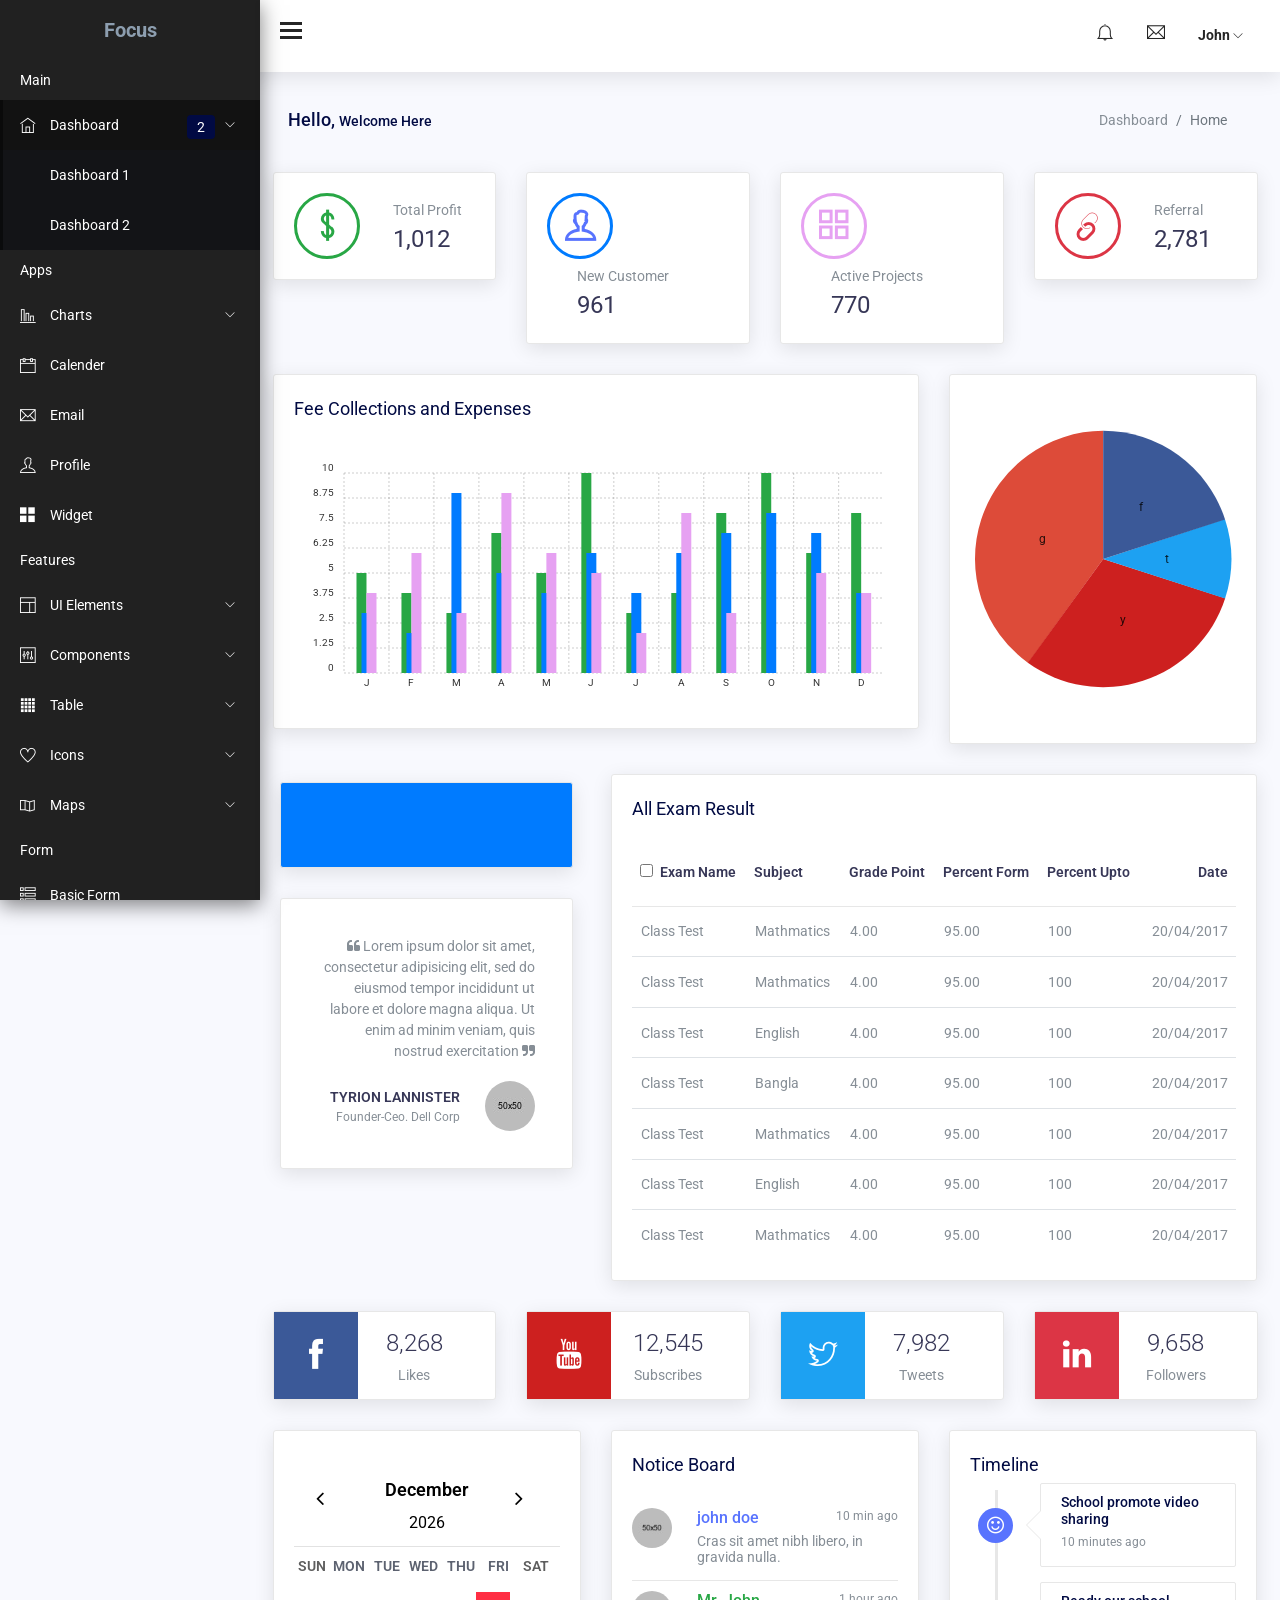
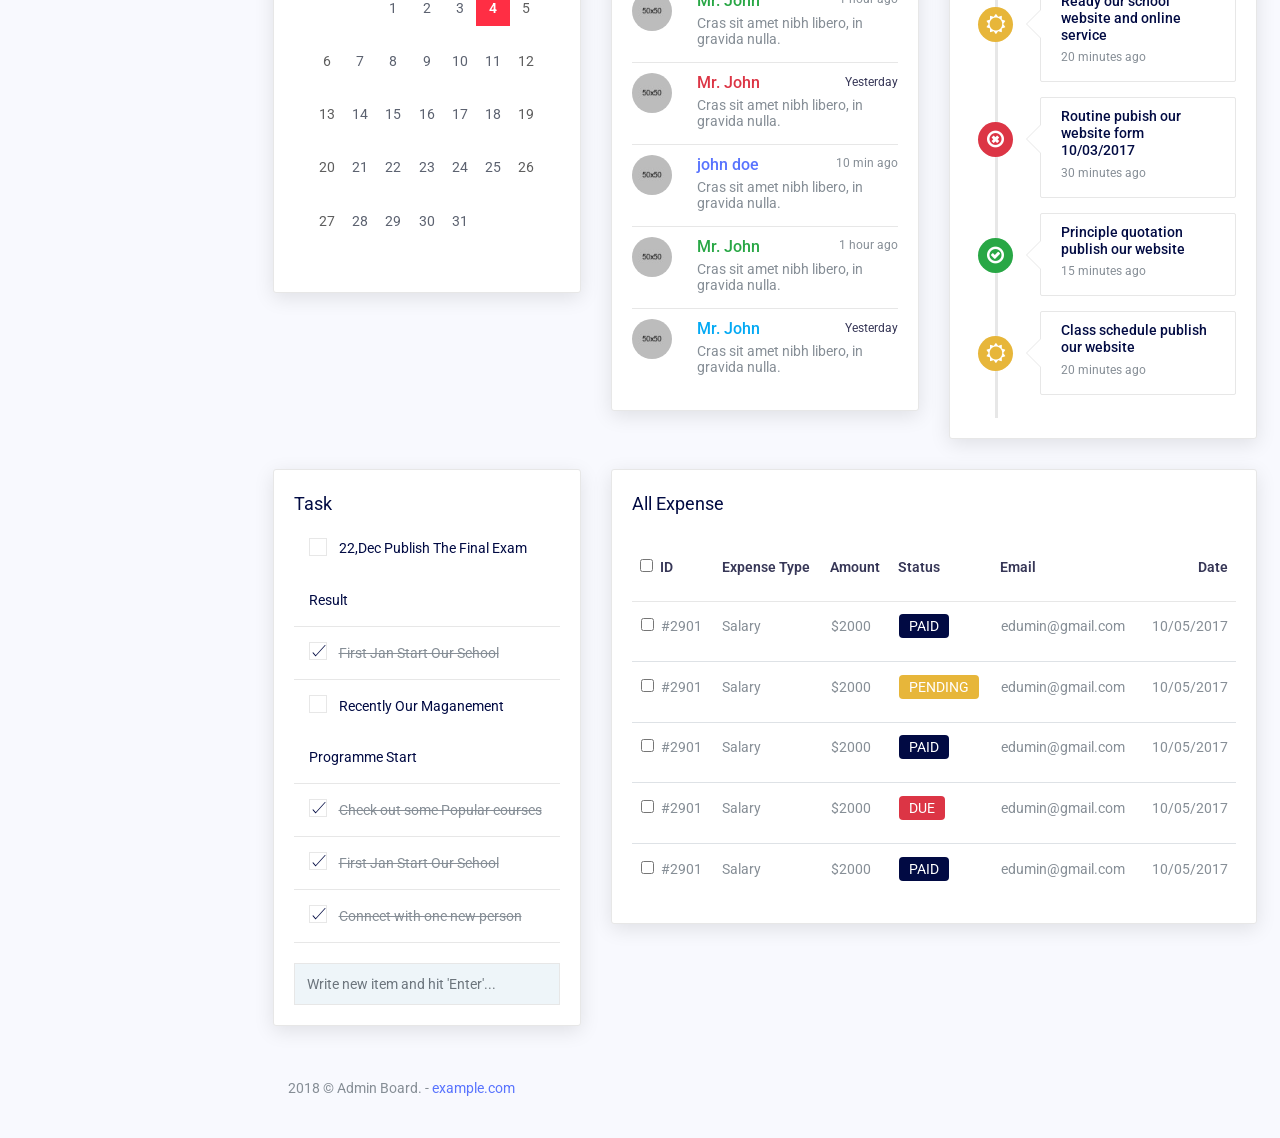
<file: Views/dashboard/index.html>
<!DOCTYPE html>
<html lang="en">

<head>
    <meta charset="utf-8">
    <meta http-equiv="X-UA-Compatible" content="IE=edge">
    <meta name="viewport" content="width=device-width, initial-scale=1">
    <title>Focus Admin: Creative Admin Dashboard</title>
    <!-- ================= Favicon ================== -->
    <!-- Standard -->
    <link rel="shortcut icon" href="http://placehold.it/64.png/000/fff">
    <!-- Retina iPad Touch Icon-->
    <link rel="apple-touch-icon" sizes="144x144" href="http://placehold.it/144.png/000/fff">
    <!-- Retina iPhone Touch Icon-->
    <link rel="apple-touch-icon" sizes="114x114" href="http://placehold.it/114.png/000/fff">
    <!-- Standard iPad Touch Icon-->
    <link rel="apple-touch-icon" sizes="72x72" href="http://placehold.it/72.png/000/fff">
    <!-- Standard iPhone Touch Icon-->
    <link rel="apple-touch-icon" sizes="57x57" href="http://placehold.it/57.png/000/fff">
    <!-- Styles -->
    <link href="css/lib/calendar2/pignose.calendar.min.css" rel="stylesheet">
    <link href="css/lib/chartist/chartist.min.css" rel="stylesheet">
    <link href="css/lib/font-awesome.min.css" rel="stylesheet">
    <link href="css/lib/themify-icons.css" rel="stylesheet">
    <link href="css/lib/owl.carousel.min.css" rel="stylesheet" />
    <link href="css/lib/owl.theme.default.min.css" rel="stylesheet" />
    <link href="css/lib/weather-icons.css" rel="stylesheet" />
    <link href="css/lib/menubar/sidebar.css" rel="stylesheet">
    <link href="css/lib/bootstrap.min.css" rel="stylesheet">
    <link href="css/lib/helper.css" rel="stylesheet">
    <link href="css/style.css" rel="stylesheet">
</head>

<body>

    <div class="sidebar sidebar-hide-to-small sidebar-shrink sidebar-gestures">
        <div class="nano">
            <div class="nano-content">
                <ul>
                    <div class="logo"><a href="index.html"><!-- <img src="images/logo.png" alt="" /> --><span>Focus</span></a></div>
                    <li class="label">Main</li>
                    <li><a class="sidebar-sub-toggle"><i class="ti-home"></i> Dashboard <span
                                class="badge badge-primary">2</span> <span
                                class="sidebar-collapse-icon ti-angle-down"></span></a>
                        <ul>
                            <li><a href="index.html">Dashboard 1</a></li>
                            <li><a href="index.html">Dashboard 2</a></li>
                        </ul>
                    </li>

                    <li class="label">Apps</li>
                    <li><a class="sidebar-sub-toggle"><i class="ti-bar-chart-alt"></i> Charts <span
                                class="sidebar-collapse-icon ti-angle-down"></span></a>
                        <ul>
                            <li><a href="chart-flot.html">Flot</a></li>
                            <li><a href="chart-morris.html">Morris</a></li>
                            <li><a href="chartjs.html">Chartjs</a></li>
                            <li><a href="chartist.html">Chartist</a></li>
                            <li><a href="chart-peity.html">Peity</a></li>
                            <li><a href="chart-sparkline.html">Sparkle</a></li>
                            <li><a href="chart-knob.html">Knob</a></li>
                        </ul>
                    </li>
                    <li><a href="app-event-calender.html"><i class="ti-calendar"></i> Calender </a></li>
                    <li><a href="app-email.html"><i class="ti-email"></i> Email</a></li>
                    <li><a href="app-profile.html"><i class="ti-user"></i> Profile</a></li>
                    <li><a href="app-widget-card.html"><i class="ti-layout-grid2-alt"></i> Widget</a></li>
                    <li class="label">Features</li>
                    <li><a class="sidebar-sub-toggle"><i class="ti-layout"></i> UI Elements <span
                                class="sidebar-collapse-icon ti-angle-down"></span></a>
                        <ul>
                            <li><a href="ui-typography.html">Typography</a></li>
                            <li><a href="ui-alerts.html">Alerts</a></li>

                            <li><a href="ui-button.html">Button</a></li>
                            <li><a href="ui-dropdown.html">Dropdown</a></li>

                            <li><a href="ui-list-group.html">List Group</a></li>

                            <li><a href="ui-progressbar.html">Progressbar</a></li>
                            <li><a href="ui-tab.html">Tab</a></li>

                        </ul>
                    </li>
                    <li><a class="sidebar-sub-toggle"><i class="ti-panel"></i> Components <span
                                class="sidebar-collapse-icon ti-angle-down"></span></a>
                        <ul>
                            <li><a href="uc-calendar.html">Calendar</a></li>
                            <li><a href="uc-carousel.html">Carousel</a></li>
                            <li><a href="uc-weather.html">Weather</a></li>
                            <li><a href="uc-datamap.html">Datamap</a></li>
                            <li><a href="uc-todo-list.html">To do</a></li>
                            <li><a href="uc-scrollable.html">Scrollable</a></li>
                            <li><a href="uc-sweetalert.html">Sweet Alert</a></li>
                            <li><a href="uc-toastr.html">Toastr</a></li>
                            <li><a href="uc-range-slider-basic.html">Basic Range Slider</a></li>
                            <li><a href="uc-range-slider-advance.html">Advance Range Slider</a></li>
                            <li><a href="uc-nestable.html">Nestable</a></li>

                            <li><a href="uc-rating-bar-rating.html">Bar Rating</a></li>
                            <li><a href="uc-rating-jRate.html">jRate</a></li>
                        </ul>
                    </li>
                    <li><a class="sidebar-sub-toggle"><i class="ti-layout-grid4-alt"></i> Table <span
                                class="sidebar-collapse-icon ti-angle-down"></span></a>
                        <ul>
                            <li><a href="table-basic.html">Basic</a></li>

                            <li><a href="table-export.html">Datatable Export</a></li>
                            <li><a href="table-row-select.html">Datatable Row Select</a></li>
                            <li><a href="table-jsgrid.html">Editable </a></li>
                        </ul>
                    </li>
                    <li><a class="sidebar-sub-toggle"><i class="ti-heart"></i> Icons <span
                                class="sidebar-collapse-icon ti-angle-down"></span></a>
                        <ul>
                            <li><a href="font-themify.html">Themify</a></li>
                        </ul>
                    </li>
                    <li><a class="sidebar-sub-toggle"><i class="ti-map"></i> Maps <span
                                class="sidebar-collapse-icon ti-angle-down"></span></a>
                        <ul>
                            <li><a href="gmaps.html">Basic</a></li>
                            <li><a href="vector-map.html">Vector Map</a></li>
                        </ul>
                    </li>
                    <li class="label">Form</li>
                    <li><a href="form-basic.html"><i class="ti-view-list-alt"></i> Basic Form </a></li>
                    <li class="label">Extra</li>
                    <li><a class="sidebar-sub-toggle"><i class="ti-files"></i> Invoice <span
                                class="sidebar-collapse-icon ti-angle-down"></span></a>
                        <ul>
                            <li><a href="invoice.html">Basic</a></li>
                            <li><a href="invoice-editable.html">Editable</a></li>
                        </ul>
                    </li>
                    <li><a class="sidebar-sub-toggle"><i class="ti-target"></i> Pages <span
                                class="sidebar-collapse-icon ti-angle-down"></span></a>
                        <ul>
                            <li><a href="page-login.html">Login</a></li>
                            <li><a href="page-register.html">Register</a></li>
                            <li><a href="page-reset-password.html">Forgot password</a></li>
                        </ul>
                    </li>
                    <li><a href="../documentation/index.html"><i class="ti-file"></i> Documentation</a></li>
                    <li><a><i class="ti-close"></i> Logout</a></li>
                </ul>
            </div>
        </div>
    </div>
    <!-- /# sidebar -->

    <div class="header">
        <div class="container-fluid">
            <div class="row">
                <div class="col-lg-12">
                    <div class="float-left">
                        <div class="hamburger sidebar-toggle">
                            <span class="line"></span>
                            <span class="line"></span>
                            <span class="line"></span>
                        </div>
                    </div>
                    <div class="float-right">
                        <div class="dropdown dib">
                            <div class="header-icon" data-toggle="dropdown">
                                <i class="ti-bell"></i>
                                <div class="drop-down dropdown-menu dropdown-menu-right">
                                    <div class="dropdown-content-heading">
                                        <span class="text-left">Recent Notifications</span>
                                    </div>
                                    <div class="dropdown-content-body">
                                        <ul>
                                            <li>
                                                <a href="#">
                                                    <img class="pull-left m-r-10 avatar-img"
                                                        src="images/avatar/3.jpg" alt="" />
                                                    <div class="notification-content">
                                                        <small class="notification-timestamp pull-right">02:34
                                                            PM</small>
                                                        <div class="notification-heading">Mr. John</div>
                                                        <div class="notification-text">5 members joined today </div>
                                                    </div>
                                                </a>
                                            </li>
                                            <li>
                                                <a href="#">
                                                    <img class="pull-left m-r-10 avatar-img"
                                                        src="images/avatar/3.jpg" alt="" />
                                                    <div class="notification-content">
                                                        <small class="notification-timestamp pull-right">02:34
                                                            PM</small>
                                                        <div class="notification-heading">Mariam</div>
                                                        <div class="notification-text">likes a photo of you</div>
                                                    </div>
                                                </a>
                                            </li>
                                            <li>
                                                <a href="#">
                                                    <img class="pull-left m-r-10 avatar-img"
                                                        src="images/avatar/3.jpg" alt="" />
                                                    <div class="notification-content">
                                                        <small class="notification-timestamp pull-right">02:34
                                                            PM</small>
                                                        <div class="notification-heading">Tasnim</div>
                                                        <div class="notification-text">Hi Teddy, Just wanted to let you
                                                            ...</div>
                                                    </div>
                                                </a>
                                            </li>
                                            <li>
                                                <a href="#">
                                                    <img class="pull-left m-r-10 avatar-img"
                                                        src="images/avatar/3.jpg" alt="" />
                                                    <div class="notification-content">
                                                        <small class="notification-timestamp pull-right">02:34
                                                            PM</small>
                                                        <div class="notification-heading">Mr. John</div>
                                                        <div class="notification-text">Hi Teddy, Just wanted to let you
                                                            ...</div>
                                                    </div>
                                                </a>
                                            </li>
                                            <li class="text-center">
                                                <a href="#" class="more-link">See All</a>
                                            </li>
                                        </ul>
                                    </div>
                                </div>
                            </div>
                        </div>
                        <div class="dropdown dib">
                            <div class="header-icon" data-toggle="dropdown">
                                <i class="ti-email"></i>
                                <div class="drop-down dropdown-menu dropdown-menu-right">
                                    <div class="dropdown-content-heading">
                                        <span class="text-left">2 New Messages</span>
                                        <a href="email.html">
                                            <i class="ti-pencil-alt pull-right"></i>
                                        </a>
                                    </div>
                                    <div class="dropdown-content-body">
                                        <ul>
                                            <li class="notification-unread">
                                                <a href="#">
                                                    <img class="pull-left m-r-10 avatar-img"
                                                        src="images/avatar/1.jpg" alt="" />
                                                    <div class="notification-content">
                                                        <small class="notification-timestamp pull-right">02:34
                                                            PM</small>
                                                        <div class="notification-heading">Michael Qin</div>
                                                        <div class="notification-text">Hi Teddy, Just wanted to let you
                                                            ...</div>
                                                    </div>
                                                </a>
                                            </li>
                                            <li class="notification-unread">
                                                <a href="#">
                                                    <img class="pull-left m-r-10 avatar-img"
                                                        src="images/avatar/2.jpg" alt="" />
                                                    <div class="notification-content">
                                                        <small class="notification-timestamp pull-right">02:34
                                                            PM</small>
                                                        <div class="notification-heading">Mr. John</div>
                                                        <div class="notification-text">Hi Teddy, Just wanted to let you
                                                            ...</div>
                                                    </div>
                                                </a>
                                            </li>
                                            <li>
                                                <a href="#">
                                                    <img class="pull-left m-r-10 avatar-img"
                                                        src="images/avatar/3.jpg" alt="" />
                                                    <div class="notification-content">
                                                        <small class="notification-timestamp pull-right">02:34
                                                            PM</small>
                                                        <div class="notification-heading">Michael Qin</div>
                                                        <div class="notification-text">Hi Teddy, Just wanted to let you
                                                            ...</div>
                                                    </div>
                                                </a>
                                            </li>
                                            <li>
                                                <a href="#">
                                                    <img class="pull-left m-r-10 avatar-img"
                                                        src="images/avatar/2.jpg" alt="" />
                                                    <div class="notification-content">
                                                        <small class="notification-timestamp pull-right">02:34
                                                            PM</small>
                                                        <div class="notification-heading">Mr. John</div>
                                                        <div class="notification-text">Hi Teddy, Just wanted to let you
                                                            ...</div>
                                                    </div>
                                                </a>
                                            </li>
                                            <li class="text-center">
                                                <a href="#" class="more-link">See All</a>
                                            </li>
                                        </ul>
                                    </div>
                                </div>
                            </div>
                        </div>
                        <div class="dropdown dib">
                            <div class="header-icon" data-toggle="dropdown">
                                <span class="user-avatar">John
                                    <i class="ti-angle-down f-s-10"></i>
                                </span>
                                <div class="drop-down dropdown-profile dropdown-menu dropdown-menu-right">
                                    <div class="dropdown-content-heading">
                                        <span class="text-left">Upgrade Now</span>
                                        <p class="trial-day">30 Days Trail</p>
                                    </div>
                                    <div class="dropdown-content-body">
                                        <ul>
                                            <li>
                                                <a href="#">
                                                    <i class="ti-user"></i>
                                                    <span>Profile</span>
                                                </a>
                                            </li>

                                            <li>
                                                <a href="#">
                                                    <i class="ti-email"></i>
                                                    <span>Inbox</span>
                                                </a>
                                            </li>
                                            <li>
                                                <a href="#">
                                                    <i class="ti-settings"></i>
                                                    <span>Setting</span>
                                                </a>
                                            </li>

                                            <li>
                                                <a href="#">
                                                    <i class="ti-lock"></i>
                                                    <span>Lock Screen</span>
                                                </a>
                                            </li>
                                            <li>
                                                <a href="#">
                                                    <i class="ti-power-off"></i>
                                                    <span>Logout</span>
                                                </a>
                                            </li>
                                        </ul>
                                    </div>
                                </div>
                            </div>
                        </div>
                    </div>
                </div>
            </div>
        </div>
    </div>


    <div class="content-wrap">
        <div class="main">
            <div class="container-fluid">
                <div class="row">
                    <div class="col-lg-8 p-r-0 title-margin-right">
                        <div class="page-header">
                            <div class="page-title">
                                <h1>Hello, <span>Welcome Here</span></h1>
                            </div>
                        </div>
                    </div>
                    <!-- /# column -->
                    <div class="col-lg-4 p-l-0 title-margin-left">
                        <div class="page-header">
                            <div class="page-title">
                                <ol class="breadcrumb">
                                    <li class="breadcrumb-item"><a href="#">Dashboard</a></li>
                                    <li class="breadcrumb-item active">Home</li>
                                </ol>
                            </div>
                        </div>
                    </div>
                    <!-- /# column -->
                </div>
                <!-- /# row -->
                <section id="main-content">
                    <div class="row">
                        <div class="col-lg-3">
                            <div class="card">
                                <div class="stat-widget-one">
                                    <div class="stat-icon dib"><i class="ti-money color-success border-success"></i>
                                    </div>
                                    <div class="stat-content dib">
                                        <div class="stat-text">Total Profit</div>
                                        <div class="stat-digit">1,012</div>
                                    </div>
                                </div>
                            </div>
                        </div>
                        <div class="col-lg-3">
                            <div class="card">
                                <div class="stat-widget-one">
                                    <div class="stat-icon dib"><i class="ti-user color-primary border-primary"></i>
                                    </div>
                                    <div class="stat-content dib">
                                        <div class="stat-text">New Customer</div>
                                        <div class="stat-digit">961</div>
                                    </div>
                                </div>
                            </div>
                        </div>
                        <div class="col-lg-3">
                            <div class="card">
                                <div class="stat-widget-one">
                                    <div class="stat-icon dib"><i class="ti-layout-grid2 color-pink border-pink"></i>
                                    </div>
                                    <div class="stat-content dib">
                                        <div class="stat-text">Active Projects</div>
                                        <div class="stat-digit">770</div>
                                    </div>
                                </div>
                            </div>
                        </div>
                        <div class="col-lg-3">
                            <div class="card">
                                <div class="stat-widget-one">
                                    <div class="stat-icon dib"><i class="ti-link color-danger border-danger"></i></div>
                                    <div class="stat-content dib">
                                        <div class="stat-text">Referral</div>
                                        <div class="stat-digit">2,781</div>
                                    </div>
                                </div>
                            </div>
                        </div>
                    </div>
                    <div class="row">
                        <div class="col-lg-8">
                            <div class="card">
                                <div class="card-title">
                                    <h4>Fee Collections and Expenses</h4>

                                </div>
                                <div class="card-body">
                                    <div class="ct-bar-chart m-t-30"></div>
                                </div>
                            </div>
                        </div>

                        <div class="col-lg-4">
                            <div class="card">

                                <div class="card-body">
                                    <div class="ct-pie-chart"></div>
                                </div>
                            </div>
                        </div>
                    </div>
                    <div class="row">
                        <div class="col-lg-4">
                            <div class="row">
                                <div class="col-lg-12">
                                    <div class="card bg-primary">
                                        <div class="weather-widget">
                                            <div id="weather-one" class="weather-one p-22"></div>
                                        </div>
                                    </div>
                                </div>
                                <div class="col-lg-12">
                                    <div class="card">
                                        <div class="testimonial-widget-one p-17">
                                            <div class="testimonial-widget-one owl-carousel owl-theme">
                                                <div class="item">
                                                    <div class="testimonial-content">
                                                        <div class="testimonial-text">
                                                            <i class="fa fa-quote-left"></i> Lorem ipsum dolor sit amet,
                                                            consectetur adipisicing elit, sed do eiusmod tempor
                                                            incididunt ut labore et dolore magna aliqua. Ut enim ad
                                                            minim veniam, quis
                                                            nostrud exercitation <i class="fa fa-quote-right"></i>
                                                        </div>
                                                        <img class="testimonial-author-img"
                                                            src="images/avatar/1.jpg" alt="" />
                                                        <div class="testimonial-author">TYRION LANNISTER</div>
                                                        <div class="testimonial-author-position">Founder-Ceo. Dell Corp
                                                        </div>
                                                    </div>
                                                </div>
                                                <div class="item">
                                                    <div class="testimonial-content">
                                                        <div class="testimonial-text">
                                                            <i class="fa fa-quote-left"></i> Lorem ipsum dolor sit amet,
                                                            consectetur adipisicing elit, sed do eiusmod tempor
                                                            incididunt ut labore et dolore magna aliqua. Ut enim ad
                                                            minim veniam, quis
                                                            nostrud exercitation <i class="fa fa-quote-right"></i>
                                                        </div>
                                                        <img class="testimonial-author-img"
                                                            src="images/avatar/1.jpg" alt="" />
                                                        <div class="testimonial-author">TYRION LANNISTER</div>
                                                        <div class="testimonial-author-position">Founder-Ceo. Dell Corp
                                                        </div>
                                                    </div>
                                                </div>
                                                <div class="item">
                                                    <div class="testimonial-content">
                                                        <div class="testimonial-text">
                                                            <i class="fa fa-quote-left"></i> Lorem ipsum dolor sit amet,
                                                            consectetur adipisicing elit, sed do eiusmod tempor
                                                            incididunt ut labore et dolore magna aliqua. Ut enim ad
                                                            minim veniam, quis
                                                            nostrud exercitation <i class="fa fa-quote-right"></i>
                                                        </div>
                                                        <img class="testimonial-author-img"
                                                            src="images/avatar/1.jpg" alt="" />
                                                        <div class="testimonial-author">TYRION LANNISTER</div>
                                                        <div class="testimonial-author-position">Founder-Ceo. Dell Corp
                                                        </div>
                                                    </div>
                                                </div>
                                                <div class="item">
                                                    <div class="testimonial-content">
                                                        <div class="testimonial-text">
                                                            <i class="fa fa-quote-left"></i> Lorem ipsum dolor sit amet,
                                                            consectetur adipisicing elit, sed do eiusmod tempor
                                                            incididunt ut labore et dolore magna aliqua. Ut enim ad
                                                            minim veniam, quis
                                                            nostrud exercitation <i class="fa fa-quote-right"></i>
                                                        </div>
                                                        <img class="testimonial-author-img"
                                                            src="images/avatar/1.jpg" alt="" />
                                                        <div class="testimonial-author">TYRION LANNISTER</div>
                                                        <div class="testimonial-author-position">Founder-Ceo. Dell Corp
                                                        </div>
                                                    </div>
                                                </div>
                                                <div class="item">
                                                    <div class="testimonial-content">
                                                        <div class="testimonial-text">
                                                            <i class="fa fa-quote-left"></i> Lorem ipsum dolor sit amet,
                                                            consectetur adipisicing elit, sed do eiusmod tempor
                                                            incididunt ut labore et dolore magna aliqua. Ut enim ad
                                                            minim veniam, quis
                                                            nostrud exercitation <i class="fa fa-quote-right"></i>
                                                        </div>
                                                        <img class="testimonial-author-img"
                                                            src="images/avatar/1.jpg" alt="" />
                                                        <div class="testimonial-author">TYRION LANNISTER</div>
                                                        <div class="testimonial-author-position">Founder-Ceo. Dell Corp
                                                        </div>
                                                    </div>
                                                </div>
                                                <div class="item">
                                                    <div class="testimonial-content">
                                                        <div class="testimonial-text">
                                                            <i class="fa fa-quote-left"></i> Lorem ipsum dolor sit amet,
                                                            consectetur adipisicing elit, sed do eiusmod tempor
                                                            incididunt ut labore et dolore magna aliqua. Ut enim ad
                                                            minim veniam, quis
                                                            nostrud exercitation <i class="fa fa-quote-right"></i>
                                                        </div>
                                                        <img class="testimonial-author-img"
                                                            src="images/avatar/1.jpg" alt="" />
                                                        <div class="testimonial-author">TYRION LANNISTER</div>
                                                        <div class="testimonial-author-position">Founder-Ceo. Dell Corp
                                                        </div>
                                                    </div>
                                                </div>
                                            </div>
                                        </div>
                                    </div>

                                </div>
                            </div>
                        </div>
                        <!-- /# column -->
                        <div class="col-lg-8">
                            <div class="card">
                                <div class="card-title pr">
                                    <h4>All Exam Result</h4>

                                </div>
                                <div class="card-body">
                                    <div class="table-responsive">
                                        <table class="table student-data-table m-t-20">
                                            <thead>
                                                <tr>
                                                    <th><label><input type="checkbox" value=""></label>Exam Name</th>
                                                    <th>Subject</th>
                                                    <th>Grade Point</th>
                                                    <th>Percent Form</th>
                                                    <th>Percent Upto</th>
                                                    <th>Date</th>
                                                </tr>
                                            </thead>
                                            <tbody>
                                                <tr>
                                                    <td>Class Test</td>
                                                    <td>Mathmatics</td>
                                                    <td>
                                                        4.00
                                                    </td>
                                                    <td>
                                                        95.00
                                                    </td>
                                                    <td>
                                                        100
                                                    </td>
                                                    <td>20/04/2017</td>
                                                </tr>
                                                <tr>
                                                    <td>Class Test</td>
                                                    <td>Mathmatics</td>
                                                    <td>
                                                        4.00
                                                    </td>
                                                    <td>
                                                        95.00
                                                    </td>
                                                    <td>
                                                        100
                                                    </td>
                                                    <td>20/04/2017</td>
                                                </tr>
                                                <tr>
                                                    <td>Class Test</td>
                                                    <td>English</td>
                                                    <td>
                                                        4.00
                                                    </td>
                                                    <td>
                                                        95.00
                                                    </td>
                                                    <td>
                                                        100
                                                    </td>
                                                    <td>20/04/2017</td>
                                                </tr>
                                                <tr>
                                                    <td>Class Test</td>
                                                    <td>Bangla</td>
                                                    <td>
                                                        4.00
                                                    </td>
                                                    <td>
                                                        95.00
                                                    </td>
                                                    <td>
                                                        100
                                                    </td>
                                                    <td>20/04/2017</td>
                                                </tr>
                                                <tr>
                                                    <td>Class Test</td>
                                                    <td>Mathmatics</td>
                                                    <td>
                                                        4.00
                                                    </td>
                                                    <td>
                                                        95.00
                                                    </td>
                                                    <td>
                                                        100
                                                    </td>
                                                    <td>20/04/2017</td>
                                                </tr>
                                                <tr>
                                                    <td>Class Test</td>
                                                    <td>English</td>
                                                    <td>
                                                        4.00
                                                    </td>
                                                    <td>
                                                        95.00
                                                    </td>
                                                    <td>
                                                        100
                                                    </td>
                                                    <td>20/04/2017</td>
                                                </tr>
                                                <tr>
                                                    <td>Class Test</td>
                                                    <td>Mathmatics</td>
                                                    <td>
                                                        4.00
                                                    </td>
                                                    <td>
                                                        95.00
                                                    </td>
                                                    <td>
                                                        100
                                                    </td>
                                                    <td>20/04/2017</td>
                                                </tr>
                                            </tbody>
                                        </table>
                                    </div>
                                </div>
                            </div>
                        </div>
                        <!-- /# column -->
                    </div>
                    <!-- /# row -->
                    <div class="row">
                        <div class="col-lg-3">
                            <div class="card p-0">
                                <div class="stat-widget-three home-widget-three">
                                    <div class="stat-icon bg-facebook">
                                        <i class="ti-facebook"></i>
                                    </div>
                                    <div class="stat-content">
                                        <div class="stat-digit">8,268</div>
                                        <div class="stat-text">Likes</div>
                                    </div>
                                </div>
                            </div>
                        </div>
                        <div class="col-lg-3">
                            <div class="card p-0">
                                <div class="stat-widget-three home-widget-three">
                                    <div class="stat-icon bg-youtube">
                                        <i class="ti-youtube"></i>
                                    </div>
                                    <div class="stat-content">
                                        <div class="stat-digit">12,545</div>
                                        <div class="stat-text">Subscribes</div>
                                    </div>
                                </div>
                            </div>
                        </div>
                        <div class="col-lg-3">
                            <div class="card p-0">
                                <div class="stat-widget-three home-widget-three">
                                    <div class="stat-icon bg-twitter">
                                        <i class="ti-twitter"></i>
                                    </div>
                                    <div class="stat-content">
                                        <div class="stat-digit">7,982</div>
                                        <div class="stat-text">Tweets</div>
                                    </div>
                                </div>
                            </div>
                        </div>
                        <div class="col-lg-3">
                            <div class="card p-0">
                                <div class="stat-widget-three home-widget-three">
                                    <div class="stat-icon bg-danger">
                                        <i class="ti-linkedin"></i>
                                    </div>
                                    <div class="stat-content">
                                        <div class="stat-digit">9,658</div>
                                        <div class="stat-text">Followers</div>
                                    </div>
                                </div>
                            </div>
                        </div>
                    </div>
                    <div class="row">
                        <div class="col-lg-4">
                            <div class="card">
                                <div class="card-body">
                                    <div class="year-calendar"></div>
                                </div>
                            </div>
                            <!-- /# card -->
                        </div>
                        <!-- /# column -->
                        <div class="col-lg-4">
                            <div class="card">
                                <div class="card-title">
                                    <h4>Notice Board </h4>

                                </div>
                                <div class="recent-comment m-t-15">
                                    <div class="media">
                                        <div class="media-left">
                                            <a href="#"><img class="media-object" src="images/avatar/1.jpg"
                                                    alt="..."></a>
                                        </div>
                                        <div class="media-body">
                                            <h4 class="media-heading color-primary">john doe</h4>
                                            <p>Cras sit amet nibh libero, in gravida nulla.</p>
                                            <p class="comment-date">10 min ago</p>
                                        </div>
                                    </div>
                                    <div class="media">
                                        <div class="media-left">
                                            <a href="#"><img class="media-object" src="images/avatar/2.jpg"
                                                    alt="..."></a>
                                        </div>
                                        <div class="media-body">
                                            <h4 class="media-heading color-success">Mr. John</h4>
                                            <p>Cras sit amet nibh libero, in gravida nulla.</p>
                                            <p class="comment-date">1 hour ago</p>
                                        </div>
                                    </div>
                                    <div class="media">
                                        <div class="media-left">
                                            <a href="#"><img class="media-object" src="images/avatar/3.jpg"
                                                    alt="..."></a>
                                        </div>
                                        <div class="media-body">
                                            <h4 class="media-heading color-danger">Mr. John</h4>
                                            <p>Cras sit amet nibh libero, in gravida nulla.</p>
                                            <div class="comment-date">Yesterday</div>
                                        </div>
                                    </div>
                                    <div class="media">
                                        <div class="media-left">
                                            <a href="#"><img class="media-object" src="images/avatar/1.jpg"
                                                    alt="..."></a>
                                        </div>
                                        <div class="media-body">
                                            <h4 class="media-heading color-primary">john doe</h4>
                                            <p>Cras sit amet nibh libero, in gravida nulla.</p>
                                            <p class="comment-date">10 min ago</p>
                                        </div>
                                    </div>
                                    <div class="media">
                                        <div class="media-left">
                                            <a href="#"><img class="media-object" src="images/avatar/2.jpg"
                                                    alt="..."></a>
                                        </div>
                                        <div class="media-body">
                                            <h4 class="media-heading color-success">Mr. John</h4>
                                            <p>Cras sit amet nibh libero, in gravida nulla.</p>
                                            <p class="comment-date">1 hour ago</p>
                                        </div>
                                    </div>
                                    <div class="media no-border">
                                        <div class="media-left">
                                            <a href="#"><img class="media-object" src="images/avatar/3.jpg"
                                                    alt="..."></a>
                                        </div>
                                        <div class="media-body">
                                            <h4 class="media-heading color-info">Mr. John</h4>
                                            <p>Cras sit amet nibh libero, in gravida nulla.</p>
                                            <div class="comment-date">Yesterday</div>
                                        </div>
                                    </div>
                                </div>
                            </div>
                            <!-- /# card -->
                        </div>
                        <!-- /# column -->
                        <div class="col-lg-4">
                            <div class="card">
                                <div class="card-title">
                                    <h4>Timeline</h4>

                                </div>
                                <div class="card-body">
                                    <ul class="timeline">
                                        <li>
                                            <div class="timeline-badge primary"><i class="fa fa-smile-o"></i></div>
                                            <div class="timeline-panel">
                                                <div class="timeline-heading">
                                                    <h5 class="timeline-title">School promote video sharing</h5>
                                                </div>
                                                <div class="timeline-body">
                                                    <p>10 minutes ago</p>
                                                </div>
                                            </div>
                                        </li>
                                        <li>
                                            <div class="timeline-badge warning"><i class="fa fa-sun-o"></i></div>
                                            <div class="timeline-panel">
                                                <div class="timeline-heading">
                                                    <h5 class="timeline-title">Ready our school website and online
                                                        service</h5>
                                                </div>
                                                <div class="timeline-body">
                                                    <p>20 minutes ago</p>
                                                </div>
                                            </div>
                                        </li>
                                        <li>
                                            <div class="timeline-badge danger"><i class="fa fa-times-circle-o"></i>
                                            </div>
                                            <div class="timeline-panel">
                                                <div class="timeline-heading">
                                                    <h5 class="timeline-title">Routine pubish our website form
                                                        10/03/2017 </h5>
                                                </div>
                                                <div class="timeline-body">
                                                    <p>30 minutes ago</p>
                                                </div>
                                            </div>
                                        </li>
                                        <li>
                                            <div class="timeline-badge success"><i class="fa fa-check-circle-o"></i>
                                            </div>
                                            <div class="timeline-panel">
                                                <div class="timeline-heading">
                                                    <h5 class="timeline-title">Principle quotation publish our website
                                                    </h5>
                                                </div>
                                                <div class="timeline-body">
                                                    <p>15 minutes ago</p>
                                                </div>
                                            </div>
                                        </li>
                                        <li>
                                            <div class="timeline-badge warning"><i class="fa fa-sun-o"></i></div>
                                            <div class="timeline-panel">
                                                <div class="timeline-heading">
                                                    <h5 class="timeline-title">Class schedule publish our website</h5>
                                                </div>
                                                <div class="timeline-body">
                                                    <p>20 minutes ago</p>
                                                </div>
                                            </div>
                                        </li>
                                    </ul>
                                </div>
                            </div>
                            <!-- /# card -->
                        </div>
                    </div>
                    <!-- /# row -->

                    <div class="row">
                        <div class="col-lg-4">
                            <div class="card">
                                <div class="card-title">
                                    <h4>Task</h4>

                                </div>
                                <div class="todo-list">
                                    <div class="tdl-holder">
                                        <div class="tdl-content">
                                            <ul>
                                                <li>
                                                    <label>
                                                        <input type="checkbox"><i></i><span>22,Dec Publish The Final
                                                            Exam Result</span>
                                                        <a href='#' class="ti-close"></a>
                                                    </label>
                                                </li>
                                                <li>
                                                    <label>
                                                        <input type="checkbox" checked><i></i><span>First Jan Start Our
                                                            School</span>
                                                        <a href='#' class="ti-close"></a>
                                                    </label>
                                                </li>
                                                <li>
                                                    <label>
                                                        <input type="checkbox"><i></i><span>Recently Our Maganement
                                                            Programme Start</span>
                                                        <a href='#' class="ti-close"></a>
                                                    </label>
                                                </li>
                                                <li>
                                                    <label>
                                                        <input type="checkbox" checked><i></i><span>Check out some
                                                            Popular courses</span>
                                                        <a href='#' class="ti-close"></a>
                                                    </label>
                                                </li>

                                                <li>
                                                    <label>
                                                        <input type="checkbox" checked><i></i><span>First Jan Start Our
                                                            School</span>
                                                        <a href='#' class="ti-close"></a>
                                                    </label>
                                                </li>
                                                <li>
                                                    <label>
                                                        <input type="checkbox" checked><i></i><span>Connect with one new
                                                            person</span>
                                                        <a href='#' class="ti-close"></a>
                                                    </label>
                                                </li>
                                            </ul>
                                        </div>
                                        <input type="text" class="tdl-new form-control"
                                            placeholder="Write new item and hit 'Enter'...">
                                    </div>
                                </div>
                            </div>
                        </div>
                        <div class="col-lg-8">
                            <div class="card">
                                <div class="card-title pr">
                                    <h4>All Expense</h4>

                                </div>
                                <div class="card-body">
                                    <div class="table-responsive">
                                        <table class="table student-data-table m-t-20">
                                            <thead>
                                                <tr>
                                                    <th><label><input type="checkbox" value=""></label>ID</th>
                                                    <th>Expense Type</th>
                                                    <th>Amount</th>
                                                    <th>Status</th>
                                                    <th>Email</th>
                                                    <th>Date</th>
                                                </tr>
                                            </thead>
                                            <tbody>
                                                <tr>
                                                    <td><label><input type="checkbox" value=""></label>#2901</td>
                                                    <td>
                                                        Salary
                                                    </td>
                                                    <td>
                                                        $2000
                                                    </td>
                                                    <td>
                                                        <span class="badge badge-primary">Paid</span>
                                                    </td>
                                                    <td>
                                                        edumin@gmail.com
                                                    </td>
                                                    <td>
                                                        10/05/2017
                                                    </td>
                                                </tr>
                                                <tr>
                                                    <td><label><input type="checkbox" value=""></label>#2901</td>
                                                    <td>
                                                        Salary
                                                    </td>
                                                    <td>
                                                        $2000
                                                    </td>
                                                    <td>
                                                        <span class="badge badge-warning">Pending</span>
                                                    </td>
                                                    <td>
                                                        edumin@gmail.com
                                                    </td>
                                                    <td>
                                                        10/05/2017
                                                    </td>
                                                </tr>
                                                <tr>
                                                    <td><label><input type="checkbox" value=""></label>#2901</td>
                                                    <td>
                                                        Salary
                                                    </td>
                                                    <td>
                                                        $2000
                                                    </td>
                                                    <td>
                                                        <span class="badge badge-primary">Paid</span>
                                                    </td>
                                                    <td>
                                                        edumin@gmail.com
                                                    </td>
                                                    <td>
                                                        10/05/2017
                                                    </td>
                                                </tr>
                                                <tr>
                                                    <td><label><input type="checkbox" value=""></label>#2901</td>
                                                    <td>
                                                        Salary
                                                    </td>
                                                    <td>
                                                        $2000
                                                    </td>
                                                    <td>
                                                        <span class="badge badge-danger">Due</span>
                                                    </td>
                                                    <td>
                                                        edumin@gmail.com
                                                    </td>
                                                    <td>
                                                        10/05/2017
                                                    </td>
                                                </tr>
                                                <tr>
                                                    <td><label><input type="checkbox" value=""></label>#2901</td>
                                                    <td>
                                                        Salary
                                                    </td>
                                                    <td>
                                                        $2000
                                                    </td>
                                                    <td>
                                                        <span class="badge badge-primary">Paid</span>
                                                    </td>
                                                    <td>
                                                        edumin@gmail.com
                                                    </td>
                                                    <td>
                                                        10/05/2017
                                                    </td>
                                                </tr>
                                            </tbody>
                                        </table>
                                    </div>
                                </div>
                            </div>
                        </div>
                        <!-- /# column -->
                    </div>


                    <div class="row">
                        <div class="col-lg-12">
                            <div class="footer">
                                <p>2018 © Admin Board. - <a href="#">example.com</a></p>
                            </div>
                        </div>
                    </div>
                </section>
            </div>
        </div>
    </div>

    <!-- jquery vendor -->
    <script src="js/lib/jquery.min.js"></script>
    <script src="js/lib/jquery.nanoscroller.min.js"></script>
    <!-- nano scroller -->
    <script src="js/lib/menubar/sidebar.js"></script>
    <script src="js/lib/preloader/pace.min.js"></script>
    <!-- sidebar -->

    <script src="js/lib/bootstrap.min.js"></script>
    <script src="js/scripts.js"></script>
    <!-- bootstrap -->

    <script src="js/lib/calendar-2/moment.latest.min.js"></script>
    <script src="js/lib/calendar-2/pignose.calendar.min.js"></script>
    <script src="js/lib/calendar-2/pignose.init.js"></script>


    <script src="js/lib/weather/jquery.simpleWeather.min.js"></script>
    <script src="js/lib/weather/weather-init.js"></script>
    <script src="js/lib/circle-progress/circle-progress.min.js"></script>
    <script src="js/lib/circle-progress/circle-progress-init.js"></script>
    <script src="js/lib/chartist/chartist.min.js"></script>
    <script src="js/lib/sparklinechart/jquery.sparkline.min.js"></script>
    <script src="js/lib/sparklinechart/sparkline.init.js"></script>
    <script src="js/lib/owl-carousel/owl.carousel.min.js"></script>
    <script src="js/lib/owl-carousel/owl.carousel-init.js"></script>
    <!-- scripit init-->
    <script src="js/dashboard2.js"></script>
</body>

</html>
</file>
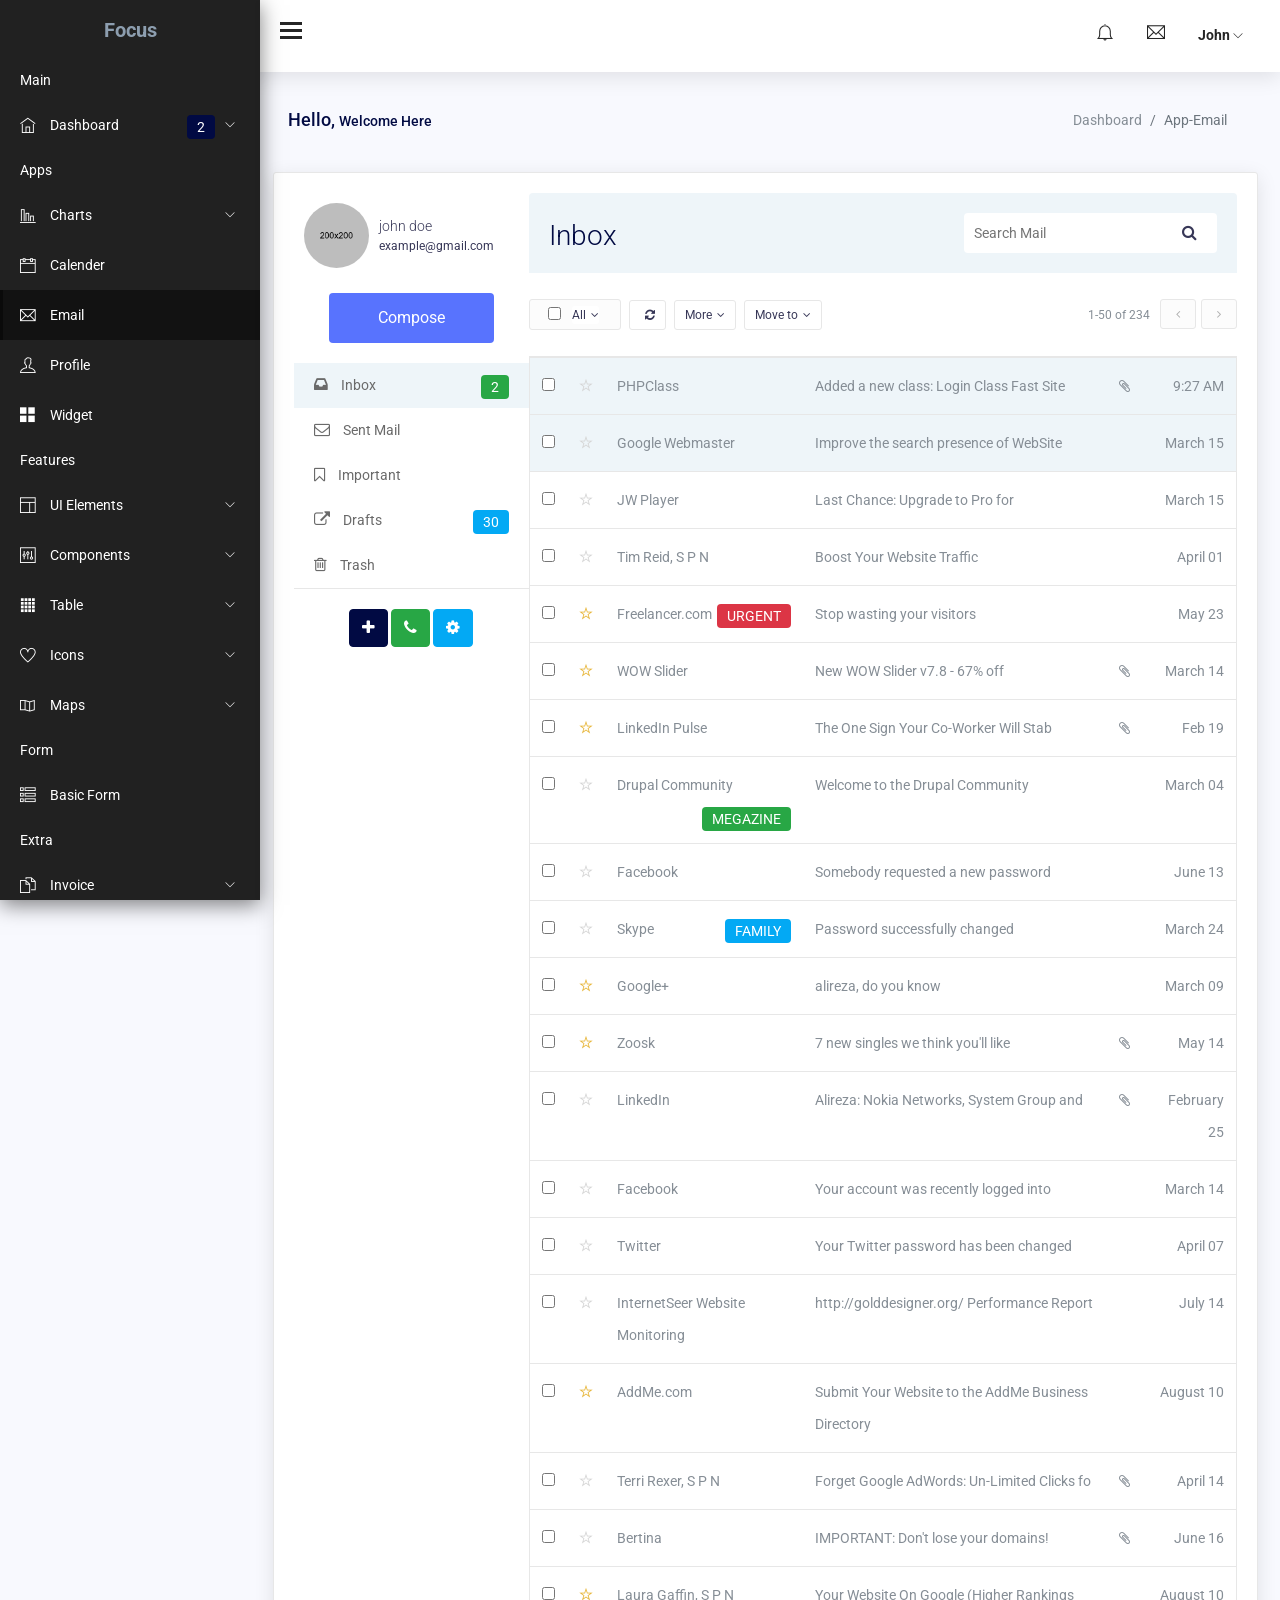
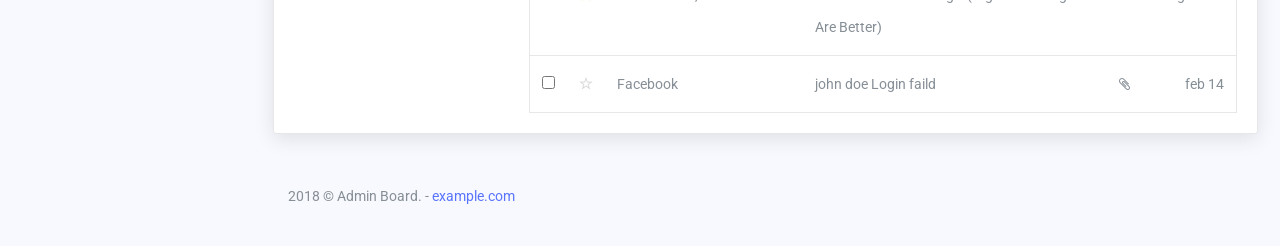
<file: Views/dashboard/app-email.html>
<!DOCTYPE html>
<html lang="en">

<head>
    <meta charset="utf-8">
    <meta http-equiv="X-UA-Compatible" content="IE=edge">
    <meta name="viewport" content="width=device-width, initial-scale=1">

    <title>Focus Admin Dashboard</title>

    <!-- ================= Favicon ================== -->
    <!-- Standard -->
    <link rel="shortcut icon" href="http://placehold.it/64.png/000/fff">
    <!-- Retina iPad Touch Icon-->
    <link rel="apple-touch-icon" sizes="144x144" href="http://placehold.it/144.png/000/fff">
    <!-- Retina iPhone Touch Icon-->
    <link rel="apple-touch-icon" sizes="114x114" href="http://placehold.it/114.png/000/fff">
    <!-- Standard iPad Touch Icon-->
    <link rel="apple-touch-icon" sizes="72x72" href="http://placehold.it/72.png/000/fff">
    <!-- Standard iPhone Touch Icon-->
    <link rel="apple-touch-icon" sizes="57x57" href="http://placehold.it/57.png/000/fff">


    <!-- Common -->
    <link href="css/lib/font-awesome.min.css" rel="stylesheet">
    <link href="css/lib/themify-icons.css" rel="stylesheet">
    <link href="css/lib/menubar/sidebar.css" rel="stylesheet">
    <link href="css/lib/bootstrap.min.css" rel="stylesheet">
    <link href="css/lib/helper.css" rel="stylesheet">
    <link href="css/style.css" rel="stylesheet">
</head>

<body>

    <div class="sidebar sidebar-hide-to-small sidebar-shrink sidebar-gestures">
      <div class="nano">
        <div class="nano-content">
          <div class="logo"><a href="index.html"><!-- <img src="images/logo.png" alt="" /> --><span>Focus</span></a></div>
          <ul>
            <li class="label">Main</li>
            <li><a class="sidebar-sub-toggle"><i class="ti-home"></i> Dashboard <span class="badge badge-primary">2</span> <span class="sidebar-collapse-icon ti-angle-down"></span></a>
              <ul>
                <li><a href="index.html">Dashboard 1</a></li>
                <li><a href="index.html">Dashboard 2</a></li>
                
                
                
              </ul>
            </li>

            <li class="label">Apps</li>
            <li><a class="sidebar-sub-toggle"><i class="ti-bar-chart-alt"></i>  Charts  <span class="sidebar-collapse-icon ti-angle-down"></span></a>
              <ul>
                <li><a href="chart-flot.html">Flot</a></li>
                <li><a href="chart-morris.html">Morris</a></li>
                <li><a href="chartjs.html">Chartjs</a></li>
                <li><a href="chartist.html">Chartist</a></li>
                <li><a href="chart-peity.html">Peity</a></li>
                <li><a href="chart-sparkline.html">Sparkle</a></li>
                <li><a href="chart-knob.html">Knob</a></li>
              </ul>
            </li>
            <li><a href="app-event-calender.html"><i class="ti-calendar"></i> Calender </a></li>
            <li><a href="app-email.html"><i class="ti-email"></i> Email</a></li>
            <li><a href="app-profile.html"><i class="ti-user"></i> Profile</a></li>
            <li><a href="app-widget-card.html"><i class="ti-layout-grid2-alt"></i> Widget</a></li>
            <li class="label">Features</li>
            <li><a class="sidebar-sub-toggle"><i class="ti-layout"></i> UI Elements <span class="sidebar-collapse-icon ti-angle-down"></span></a>
              <ul>
                <li><a href="ui-typography.html">Typography</a></li>
                <li><a href="ui-alerts.html">Alerts</a></li>

                <li><a href="ui-button.html">Button</a></li>
                <li><a href="ui-dropdown.html">Dropdown</a></li>

                <li><a href="ui-list-group.html">List Group</a></li>

                <li><a href="ui-progressbar.html">Progressbar</a></li>
                <li><a href="ui-tab.html">Tab</a></li>

              </ul>
            </li>
            <li><a class="sidebar-sub-toggle"><i class="ti-panel"></i> Components <span class="sidebar-collapse-icon ti-angle-down"></span></a>
              <ul>
                <li><a href="uc-calendar.html">Calendar</a></li>
                <li><a href="uc-carousel.html">Carousel</a></li>
                <li><a href="uc-weather.html">Weather</a></li>
                <li><a href="uc-datamap.html">Datamap</a></li>
                <li><a href="uc-todo-list.html">To do</a></li>
                <li><a href="uc-scrollable.html">Scrollable</a></li>
                <li><a href="uc-sweetalert.html">Sweet Alert</a></li>
                <li><a href="uc-toastr.html">Toastr</a></li>
                <li><a href="uc-range-slider-basic.html">Basic Range Slider</a></li>
                <li><a href="uc-range-slider-advance.html">Advance Range Slider</a></li>
                <li><a href="uc-nestable.html">Nestable</a></li>

                <li><a href="uc-rating-bar-rating.html">Bar Rating</a></li>
                <li><a href="uc-rating-jRate.html">jRate</a></li>
              </ul>
            </li>
            <li><a class="sidebar-sub-toggle"><i class="ti-layout-grid4-alt"></i> Table <span class="sidebar-collapse-icon ti-angle-down"></span></a>
              <ul>
                <li><a href="table-basic.html">Basic</a></li>

                <li><a href="table-export.html">Datatable Export</a></li>
                <li><a href="table-row-select.html">Datatable Row Select</a></li>
                <li><a href="table-jsgrid.html">Editable </a></li>
              </ul>
            </li>
            <li><a class="sidebar-sub-toggle"><i class="ti-heart"></i> Icons <span class="sidebar-collapse-icon ti-angle-down"></span></a>
              <ul>
                <li><a href="font-themify.html">Themify</a></li>
              </ul>
            </li>
            <li><a class="sidebar-sub-toggle"><i class="ti-map"></i> Maps <span class="sidebar-collapse-icon ti-angle-down"></span></a>
              <ul>
                <li><a href="gmaps.html">Basic</a></li>
                <li><a href="vector-map.html">Vector Map</a></li>
              </ul>
            </li>
            <li class="label">Form</li>
            <li><a href="form-basic.html"><i class="ti-view-list-alt"></i> Basic Form </a></li>
            <li class="label">Extra</li>
            <li><a class="sidebar-sub-toggle"><i class="ti-files"></i> Invoice <span class="sidebar-collapse-icon ti-angle-down"></span></a>
              <ul>
                <li><a href="invoice.html">Basic</a></li>
                <li><a href="invoice-editable.html">Editable</a></li>
              </ul>
            </li>
            <li><a class="sidebar-sub-toggle"><i class="ti-target"></i> Pages <span class="sidebar-collapse-icon ti-angle-down"></span></a>
              <ul>
                <li><a href="page-login.html">Login</a></li>
                <li><a href="page-register.html">Register</a></li>
                <li><a href="page-reset-password.html">Forgot password</a></li>
              </ul>
            </li>
            <li><a href="../documentation/index.html"><i class="ti-file"></i> Documentation</a></li>
            <li><a><i class="ti-close"></i> Logout</a></li>
          </ul>
        </div>
      </div>
    </div>
    <!-- /# sidebar -->


    <div class="header">
        <div class="container-fluid">
            <div class="row">
                <div class="col-lg-12">
                    <div class="float-left">
                        <div class="hamburger sidebar-toggle">
                            <span class="line"></span>
                            <span class="line"></span>
                            <span class="line"></span>
                        </div>
                    </div>
                    <div class="float-right">
                        <div class="dropdown dib">
                            <div class="header-icon" data-toggle="dropdown">
                                <i class="ti-bell"></i>
                                <div class="drop-down dropdown-menu dropdown-menu-right">
                                    <div class="dropdown-content-heading">
                                        <span class="text-left">Recent Notifications</span>
                                    </div>
                                    <div class="dropdown-content-body">
                                        <ul>
                                            <li>
                                                <a href="#">
                                                    <img class="pull-left m-r-10 avatar-img" src="images/avatar/3.jpg" alt="" />
                                                    <div class="notification-content">
                                                        <small class="notification-timestamp pull-right">02:34 PM</small>
                                                        <div class="notification-heading">Mr. John</div>
                                                        <div class="notification-text">5 members joined today </div>
                                                    </div>
                                                </a>
                                            </li>
                                            <li>
                                                <a href="#">
                                                    <img class="pull-left m-r-10 avatar-img" src="images/avatar/3.jpg" alt="" />
                                                    <div class="notification-content">
                                                        <small class="notification-timestamp pull-right">02:34 PM</small>
                                                        <div class="notification-heading">Mariam</div>
                                                        <div class="notification-text">likes a photo of you</div>
                                                    </div>
                                                </a>
                                            </li>
                                            <li>
                                                <a href="#">
                                                    <img class="pull-left m-r-10 avatar-img" src="images/avatar/3.jpg" alt="" />
                                                    <div class="notification-content">
                                                        <small class="notification-timestamp pull-right">02:34 PM</small>
                                                        <div class="notification-heading">Tasnim</div>
                                                        <div class="notification-text">Hi Teddy, Just wanted to let you ...</div>
                                                    </div>
                                                </a>
                                            </li>
                                            <li>
                                                <a href="#">
                                                    <img class="pull-left m-r-10 avatar-img" src="images/avatar/3.jpg" alt="" />
                                                    <div class="notification-content">
                                                        <small class="notification-timestamp pull-right">02:34 PM</small>
                                                        <div class="notification-heading">Mr. John</div>
                                                        <div class="notification-text">Hi Teddy, Just wanted to let you ...</div>
                                                    </div>
                                                </a>
                                            </li>
                                            <li class="text-center">
                                                <a href="#" class="more-link">See All</a>
                                            </li>
                                        </ul>
                                    </div>
                                </div>
                            </div>
                        </div>
                        <div class="dropdown dib">
                            <div class="header-icon" data-toggle="dropdown">
                                <i class="ti-email"></i>
                                <div class="drop-down dropdown-menu dropdown-menu-right">
                                    <div class="dropdown-content-heading">
                                        <span class="text-left">2 New Messages</span>
                                        <a href="email.html">
                                            <i class="ti-pencil-alt pull-right"></i>
                                        </a>
                                    </div>
                                    <div class="dropdown-content-body">
                                        <ul>
                                            <li class="notification-unread">
                                                <a href="#">
                                                    <img class="pull-left m-r-10 avatar-img" src="images/avatar/1.jpg" alt="" />
                                                    <div class="notification-content">
                                                        <small class="notification-timestamp pull-right">02:34 PM</small>
                                                        <div class="notification-heading">Michael Qin</div>
                                                        <div class="notification-text">Hi Teddy, Just wanted to let you ...</div>
                                                    </div>
                                                </a>
                                            </li>
                                            <li class="notification-unread">
                                                <a href="#">
                                                    <img class="pull-left m-r-10 avatar-img" src="images/avatar/2.jpg" alt="" />
                                                    <div class="notification-content">
                                                        <small class="notification-timestamp pull-right">02:34 PM</small>
                                                        <div class="notification-heading">Mr. John</div>
                                                        <div class="notification-text">Hi Teddy, Just wanted to let you ...</div>
                                                    </div>
                                                </a>
                                            </li>
                                            <li>
                                                <a href="#">
                                                    <img class="pull-left m-r-10 avatar-img" src="images/avatar/3.jpg" alt="" />
                                                    <div class="notification-content">
                                                        <small class="notification-timestamp pull-right">02:34 PM</small>
                                                        <div class="notification-heading">Michael Qin</div>
                                                        <div class="notification-text">Hi Teddy, Just wanted to let you ...</div>
                                                    </div>
                                                </a>
                                            </li>
                                            <li>
                                                <a href="#">
                                                    <img class="pull-left m-r-10 avatar-img" src="images/avatar/2.jpg" alt="" />
                                                    <div class="notification-content">
                                                        <small class="notification-timestamp pull-right">02:34 PM</small>
                                                        <div class="notification-heading">Mr. John</div>
                                                        <div class="notification-text">Hi Teddy, Just wanted to let you ...</div>
                                                    </div>
                                                </a>
                                            </li>
                                            <li class="text-center">
                                                <a href="#" class="more-link">See All</a>
                                            </li>
                                        </ul>
                                    </div>
                                </div>
                            </div>
                        </div>
                        <div class="dropdown dib">
                            <div class="header-icon" data-toggle="dropdown">
                                <span class="user-avatar">John
                                    <i class="ti-angle-down f-s-10"></i>
                                </span>
                                <div class="drop-down dropdown-profile dropdown-menu dropdown-menu-right">
                                    <div class="dropdown-content-heading">
                                        <span class="text-left">Upgrade Now</span>
                                        <p class="trial-day">30 Days Trail</p>
                                    </div>
                                    <div class="dropdown-content-body">
                                        <ul>
                                            <li>
                                                <a href="#">
                                                    <i class="ti-user"></i>
                                                    <span>Profile</span>
                                                </a>
                                            </li>

                                            <li>
                                                <a href="#">
                                                    <i class="ti-email"></i>
                                                    <span>Inbox</span>
                                                </a>
                                            </li>
                                            <li>
                                                <a href="#">
                                                    <i class="ti-settings"></i>
                                                    <span>Setting</span>
                                                </a>
                                            </li>

                                            <li>
                                                <a href="#">
                                                    <i class="ti-lock"></i>
                                                    <span>Lock Screen</span>
                                                </a>
                                            </li>
                                            <li>
                                                <a href="#">
                                                    <i class="ti-power-off"></i>
                                                    <span>Logout</span>
                                                </a>
                                            </li>
                                        </ul>
                                    </div>
                                </div>
                            </div>
                        </div>
                    </div>
                </div>
            </div>
        </div>
    </div>



    <div class="content-wrap">
      <div class="main">
        <div class="container-fluid">
          <div class="row">
            <div class="col-lg-8 p-r-0 title-margin-right">
              <div class="page-header">
                <div class="page-title">
                  <h1>Hello, <span>Welcome Here</span></h1>
                </div>
              </div>
            </div>
            <!-- /# column -->
            <div class="col-lg-4 p-l-0 title-margin-left">
              <div class="page-header">
                <div class="page-title">
                  <ol class="breadcrumb">
                    <li class="breadcrumb-item"><a href="#">Dashboard</a></li>
                    <li class="breadcrumb-item active">App-Email</li>
                  </ol>
                </div>
              </div>
            </div>
            <!-- /# column -->
          </div>
          <!-- /# row -->
          <div class="main-content">
            <div class="row">
              <div class="col-lg-12">
                <div class="card">
                  <div class="card-body">
                    <div class="compose-email">
                      <div class="mail-box">
                        <aside class="sm-side">
                          <div class="user-head">
                            <a class="inbox-avatar" href="javascript:;">
                                                        <img src="images/user.jpg" alt="">
                                                    </a>
                            <div class="user-name">
                              <h5><a href="#">john doe</a></h5>
                              <span><a href="#">example@gmail.com</a></span>
                            </div>
                          </div>
                          <div class="inbox-body text-center">
                            <a href="#myModal" data-toggle="modal" title="Compose" class="btn btn-compose"> Compose</a>
                            <!-- Modal -->
                            <div aria-hidden="true" role="dialog" tabindex="-1" id="myModal" class="modal fade">
                              <div class="modal-dialog">
                                <div class="modal-content text-left">
                                  <div class="modal-header">
                                    <button aria-hidden="true" data-dismiss="modal" class="close" type="button"><i class="ti-close"></i></button>
                                    <h4 class="modal-title">Compose</h4>
                                  </div>
                                  <div class="modal-body">
                                    <form class="form-horizontal">
                                      <div class="form-group">
                                        <label class="col-lg-2 control-label">To</label>
                                        <div class="col-lg-10">
                                          <input type="text" placeholder="" id="inputEmail1" class="form-control">
                                        </div>
                                      </div>
                                      <div class="form-group">
                                        <label class="col-lg-2 control-label">Cc / Bcc</label>
                                        <div class="col-lg-10">
                                          <input type="text" placeholder="" id="cc" class="form-control">
                                        </div>
                                      </div>
                                      <div class="form-group">
                                        <label class="col-lg-2 control-label">Subject</label>
                                        <div class="col-lg-10">
                                          <input type="text" placeholder="" id="inputPassword1" class="form-control">
                                        </div>
                                      </div>
                                      <div class="form-group">
                                        <label class="col-lg-2 control-label">Message</label>
                                        <div class="col-lg-10">
                                          <textarea rows="10" cols="30" class="form-control" id="texarea1" name="texarea"></textarea>
                                        </div>
                                      </div>

                                      <div class="form-group">
                                        <div class="col-lg-offset-2 col-lg-10">
                                          <span class="btn green fileinput-button"><i class="fa fa-plus fa fa-white"></i>
																	<span>Attachment</span>
                                          <input type="file" name="files[]" multiple="">
                                          </span>
                                          <button class="btn btn-primary" type="submit">Send</button>
                                        </div>
                                      </div>
                                    </form>
                                  </div>
                                </div>
                                <!-- /.modal-content -->
                              </div>
                              <!-- /.modal-dialog -->
                            </div>
                            <!-- /.modal -->
                          </div>
                          <ul class="inbox-nav inbox-divider">
                            <li class="breadcrumb-item active">
                              <a href="#"><i class="fa fa-inbox"></i> Inbox <span class="badge badge-success pull-right m-t-12">2</span></a>
                            </li>
                            <li>
                              <a href="#"><i class="fa fa-envelope-o"></i> Sent Mail</a>
                            </li>
                            <li>
                              <a href="#"><i class="fa fa-bookmark-o"></i> Important</a>
                            </li>
                            <li>
                              <a href="#"><i class=" fa fa-external-link"></i> Drafts <span class="badge badge-info pull-right m-t-12">30</span></a>
                            </li>
                            <li>
                              <a href="#"><i class=" fa fa-trash-o"></i> Trash</a>
                            </li>
                          </ul>


                          <div class="inbox-body text-center">
                            <div class="btn-group">
                              <a class="btn mini btn-primary" href="javascript:;">
                                                            <i class="fa fa-plus"></i>
                                                        </a>
                            </div>
                            <div class="btn-group">
                              <a class="btn mini btn-success" href="javascript:;">
                                                            <i class="fa fa-phone"></i>
                                                        </a>
                            </div>
                            <div class="btn-group">
                              <a class="btn mini btn-info" href="javascript:;">
                                                            <i class="fa fa-cog"></i>
                                                        </a>
                            </div>
                          </div>

                        </aside>
                        <aside class="lg-side">
                          <div class="inbox-head">
                            <h3 class="input-text">Inbox</h3>
                            <form action="#" class="pull-right position">
                              <div class="input-append inner-append">
                                <input type="text" class="sr-input" placeholder="Search Mail">
                                <button class="btn sr-btn append-btn" type="button"><i class="fa fa-search"></i></button>
                              </div>
                            </form>
                          </div>
                          <div class="mail-option">
                            <div class="chk-all chk-group">
                              <input type="checkbox" class="mail-checkbox mail-group-checkbox" id="checkAll" />
                              <div class="btn-group">
                                <a data-toggle="dropdown" href="#" class="btn mini all m-l-10" aria-expanded="false">All<i class="fa fa-angle-down "></i></a>
                                <ul class="card-option-dropdown dropdown-menu">
                                  <li><a href="#"> None</a></li>
                                  <li><a href="#"> Read</a></li>
                                  <li><a href="#"> Unread</a></li>
                                </ul>
                              </div>
                            </div>

                            <div class="btn-group">
                              <a data-original-title="Refresh" data-placement="top" data-toggle="dropdown" href="#" class="btn mini tooltips">
                                                            <i class=" fa fa-refresh"></i>
                                                        </a>
                            </div>
                            <div class="btn-group hidden-phone">
                              <a data-toggle="dropdown" href="#" class="btn mini blue" aria-expanded="false"> More<i class="fa fa-angle-down "></i></a>

                              <ul class="card-option-dropdown dropdown-menu">
                                <li><a href="#"><i class="ti-pencil"></i> Mark as Read</a></li>
                                <li><a href="#"><i class="ti-menu-alt"></i>Spam</a></li>
                                <li><a href="#"><i class="ti-trash"></i>Delete</a></li>
                              </ul>
                            </div>
                            <div class="btn-group">
                              <a data-toggle="dropdown" href="#" class="btn mini blue">Move to<i class="fa fa-angle-down "></i></a>
                              <ul class="card-option-dropdown dropdown-menu">
                                <li><a href="#">Draft</a></li>
                                <li><a href="#">Spam</a></li>
                                <li><a href="#"> Delete</a></li>
                              </ul>
                            </div>

                            <ul class="unstyled inbox-pagination pagination-list">
                              <li><span>1-50 of 234</span></li>
                              <li>
                                <a class="np-btn" href="#"><i class="fa fa-angle-left  pagination-left"></i></a>
                              </li>
                              <li>
                                <a class="np-btn" href="#"><i class="fa fa-angle-right pagination-right"></i></a>
                              </li>
                            </ul>
                          </div>
                          <div class="table-responsive">
                            <table class="table table-inbox table-hover table-responsive">
                              <tbody>
                                <tr class="unread">
                                  <td class="inbox-small-cells">
                                    <input type="checkbox" class="mail-checkbox">
                                  </td>
                                  <td class="inbox-small-cells"><i class="ti-star"></i></td>
                                  <td class="view-message  dont-show">PHPClass</td>
                                  <td class="view-message ">Added a new class: Login Class Fast Site</td>
                                  <td class="view-message  inbox-small-cells"><i class="fa fa-paperclip"></i></td>
                                  <td class="view-message  text-right">9:27 AM</td>
                                </tr>
                                <tr class="unread">
                                  <td class="inbox-small-cells">
                                    <input type="checkbox" class="mail-checkbox">
                                  </td>
                                  <td class="inbox-small-cells"><i class="ti-star"></i></td>
                                  <td class="view-message dont-show">Google Webmaster </td>
                                  <td class="view-message">Improve the search presence of WebSite</td>
                                  <td class="view-message inbox-small-cells"></td>
                                  <td class="view-message text-right">March 15</td>
                                </tr>
                                <tr class="">
                                  <td class="inbox-small-cells">
                                    <input type="checkbox" class="mail-checkbox">
                                  </td>
                                  <td class="inbox-small-cells"><i class="ti-star"></i></td>
                                  <td class="view-message dont-show">JW Player</td>
                                  <td class="view-message">Last Chance: Upgrade to Pro for </td>
                                  <td class="view-message inbox-small-cells"></td>
                                  <td class="view-message text-right">March 15</td>
                                </tr>
                                <tr class="">
                                  <td class="inbox-small-cells">
                                    <input type="checkbox" class="mail-checkbox">
                                  </td>
                                  <td class="inbox-small-cells"><i class="ti-star"></i></td>
                                  <td class="view-message dont-show">Tim Reid, S P N</td>
                                  <td class="view-message">Boost Your Website Traffic</td>
                                  <td class="view-message inbox-small-cells"></td>
                                  <td class="view-message text-right">April 01</td>
                                </tr>
                                <tr class="">
                                  <td class="inbox-small-cells">
                                    <input type="checkbox" class="mail-checkbox">
                                  </td>
                                  <td class="inbox-small-cells"><i class="ti-star inbox-started"></i></td>
                                  <td class="view-message dont-show">Freelancer.com <span class="badge badge-danger pull-right m-t-6">urgent</span></td>
                                  <td class="view-message">Stop wasting your visitors </td>
                                  <td class="view-message inbox-small-cells"></td>
                                  <td class="view-message text-right">May 23</td>
                                </tr>
                                <tr class="">
                                  <td class="inbox-small-cells">
                                    <input type="checkbox" class="mail-checkbox">
                                  </td>
                                  <td class="inbox-small-cells"><i class="ti-star inbox-started"></i></td>
                                  <td class="view-message dont-show">WOW Slider </td>
                                  <td class="view-message">New WOW Slider v7.8 - 67% off</td>
                                  <td class="view-message inbox-small-cells"><i class="fa fa-paperclip"></i></td>
                                  <td class="view-message text-right">March 14</td>
                                </tr>
                                <tr class="">
                                  <td class="inbox-small-cells">
                                    <input type="checkbox" class="mail-checkbox">
                                  </td>
                                  <td class="inbox-small-cells"><i class="ti-star inbox-started"></i></td>
                                  <td class="view-message dont-show">LinkedIn Pulse</td>
                                  <td class="view-message">The One Sign Your Co-Worker Will Stab</td>
                                  <td class="view-message inbox-small-cells"><i class="fa fa-paperclip"></i></td>
                                  <td class="view-message text-right">Feb 19</td>
                                </tr>
                                <tr class="">
                                  <td class="inbox-small-cells">
                                    <input type="checkbox" class="mail-checkbox">
                                  </td>
                                  <td class="inbox-small-cells"><i class="ti-star"></i></td>
                                  <td class="view-message dont-show">Drupal Community<span class="badge badge-success pull-right m-t-6">megazine</span></td>
                                  <td class="view-message view-message">Welcome to the Drupal Community</td>
                                  <td class="view-message inbox-small-cells"></td>
                                  <td class="view-message text-right">March 04</td>
                                </tr>
                                <tr class="">
                                  <td class="inbox-small-cells">
                                    <input type="checkbox" class="mail-checkbox">
                                  </td>
                                  <td class="inbox-small-cells"><i class="ti-star"></i></td>
                                  <td class="view-message dont-show">Facebook</td>
                                  <td class="view-message view-message">Somebody requested a new password </td>
                                  <td class="view-message inbox-small-cells"></td>
                                  <td class="view-message text-right">June 13</td>
                                </tr>
                                <tr class="">
                                  <td class="inbox-small-cells">
                                    <input type="checkbox" class="mail-checkbox">
                                  </td>
                                  <td class="inbox-small-cells"><i class="ti-star"></i></td>
                                  <td class="view-message dont-show">Skype <span class="badge badge-info pull-right m-t-6">family</span></td>
                                  <td class="view-message view-message">Password successfully changed</td>
                                  <td class="view-message inbox-small-cells"></td>
                                  <td class="view-message text-right">March 24</td>
                                </tr>
                                <tr class="">
                                  <td class="inbox-small-cells">
                                    <input type="checkbox" class="mail-checkbox">
                                  </td>
                                  <td class="inbox-small-cells"><i class="ti-star inbox-started"></i></td>
                                  <td class="view-message dont-show">Google+</td>
                                  <td class="view-message">alireza, do you know</td>
                                  <td class="view-message inbox-small-cells"></td>
                                  <td class="view-message text-right">March 09</td>
                                </tr>
                                <tr class="">
                                  <td class="inbox-small-cells">
                                    <input type="checkbox" class="mail-checkbox">
                                  </td>
                                  <td class="inbox-small-cells"><i class="ti-star inbox-started"></i></td>
                                  <td class="dont-show">Zoosk </td>
                                  <td class="view-message">7 new singles we think you'll like</td>
                                  <td class="view-message inbox-small-cells"><i class="fa fa-paperclip"></i></td>
                                  <td class="view-message text-right">May 14</td>
                                </tr>
                                <tr class="">
                                  <td class="inbox-small-cells">
                                    <input type="checkbox" class="mail-checkbox">
                                  </td>
                                  <td class="inbox-small-cells"><i class="ti-star"></i></td>
                                  <td class="view-message dont-show">LinkedIn </td>
                                  <td class="view-message">Alireza: Nokia Networks, System Group and </td>
                                  <td class="view-message inbox-small-cells"><i class="fa fa-paperclip"></i></td>
                                  <td class="view-message text-right">February 25</td>
                                </tr>
                                <tr class="">
                                  <td class="inbox-small-cells">
                                    <input type="checkbox" class="mail-checkbox">
                                  </td>
                                  <td class="inbox-small-cells"><i class="ti-star"></i></td>
                                  <td class="dont-show">Facebook</td>
                                  <td class="view-message view-message">Your account was recently logged into</td>
                                  <td class="view-message inbox-small-cells"></td>
                                  <td class="view-message text-right">March 14</td>
                                </tr>
                                <tr class="">
                                  <td class="inbox-small-cells">
                                    <input type="checkbox" class="mail-checkbox">
                                  </td>
                                  <td class="inbox-small-cells"><i class="ti-star"></i></td>
                                  <td class="view-message dont-show">Twitter</td>
                                  <td class="view-message">Your Twitter password has been changed</td>
                                  <td class="view-message inbox-small-cells"></td>
                                  <td class="view-message text-right">April 07</td>
                                </tr>
                                <tr class="">
                                  <td class="inbox-small-cells">
                                    <input type="checkbox" class="mail-checkbox">
                                  </td>
                                  <td class="inbox-small-cells"><i class="ti-star"></i></td>
                                  <td class="view-message dont-show">InternetSeer Website Monitoring</td>
                                  <td class="view-message">http://golddesigner.org/ Performance Report</td>
                                  <td class="view-message inbox-small-cells"></td>
                                  <td class="view-message text-right">July 14</td>
                                </tr>
                                <tr class="">
                                  <td class="inbox-small-cells">
                                    <input type="checkbox" class="mail-checkbox">
                                  </td>
                                  <td class="inbox-small-cells"><i class="ti-star inbox-started"></i></td>
                                  <td class="view-message dont-show">AddMe.com</td>
                                  <td class="view-message">Submit Your Website to the AddMe Business Directory</td>
                                  <td class="view-message inbox-small-cells"></td>
                                  <td class="view-message text-right">August 10</td>
                                </tr>
                                <tr class="">
                                  <td class="inbox-small-cells">
                                    <input type="checkbox" class="mail-checkbox">
                                  </td>
                                  <td class="inbox-small-cells"><i class="ti-star"></i></td>
                                  <td class="view-message dont-show">Terri Rexer, S P N</td>
                                  <td class="view-message view-message">Forget Google AdWords: Un-Limited Clicks fo</td>
                                  <td class="view-message inbox-small-cells"><i class="fa fa-paperclip"></i></td>
                                  <td class="view-message text-right">April 14</td>
                                </tr>
                                <tr class="">
                                  <td class="inbox-small-cells">
                                    <input type="checkbox" class="mail-checkbox">
                                  </td>
                                  <td class="inbox-small-cells"><i class="ti-star"></i></td>
                                  <td class="view-message dont-show">Bertina </td>
                                  <td class="view-message">IMPORTANT: Don't lose your domains!</td>
                                  <td class="view-message inbox-small-cells"><i class="fa fa-paperclip"></i></td>
                                  <td class="view-message text-right">June 16</td>
                                </tr>
                                <tr class="">
                                  <td class="inbox-small-cells">
                                    <input type="checkbox" class="mail-checkbox">
                                  </td>
                                  <td class="inbox-small-cells"><i class="ti-star inbox-started"></i></td>
                                  <td class="view-message dont-show">Laura Gaffin, S P N </td>
                                  <td class="view-message">Your Website On Google (Higher Rankings Are Better)</td>
                                  <td class="view-message inbox-small-cells"></td>
                                  <td class="view-message text-right">August 10</td>
                                </tr>
                                <tr class="">
                                  <td class="inbox-small-cells">
                                    <input type="checkbox" class="mail-checkbox">
                                  </td>
                                  <td class="inbox-small-cells"><i class="ti-star"></i></td>
                                  <td class="view-message dont-show">Facebook</td>
                                  <td class="view-message view-message">john doe Login faild</td>
                                  <td class="view-message inbox-small-cells"><i class="fa fa-paperclip"></i></td>
                                  <td class="view-message text-right">feb 14</td>
                                </tr>
                              </tbody>
                            </table>
                          </div>

                        </aside>
                      </div>
                    </div>
                  </div>
                </div>
              </div>
            </div>
            <div class="row">
              <div class="col-lg-12">
                <div class="footer">
                  <p>2018 © Admin Board. - <a href="#">example.com</a></p>
                </div>
              </div>
            </div>
          </div>
        </div>
      </div>
    </div>



    



    <!-- Common -->
    <script src="js/lib/jquery.min.js"></script>
    <script src="js/lib/jquery.nanoscroller.min.js"></script>
    <script src="js/lib/menubar/sidebar.js"></script>
    <script src="js/lib/preloader/pace.min.js"></script>
    <script src="js/lib/bootstrap.min.js"></script>
    <script src="js/scripts.js"></script>

</body>

</html>
</file>
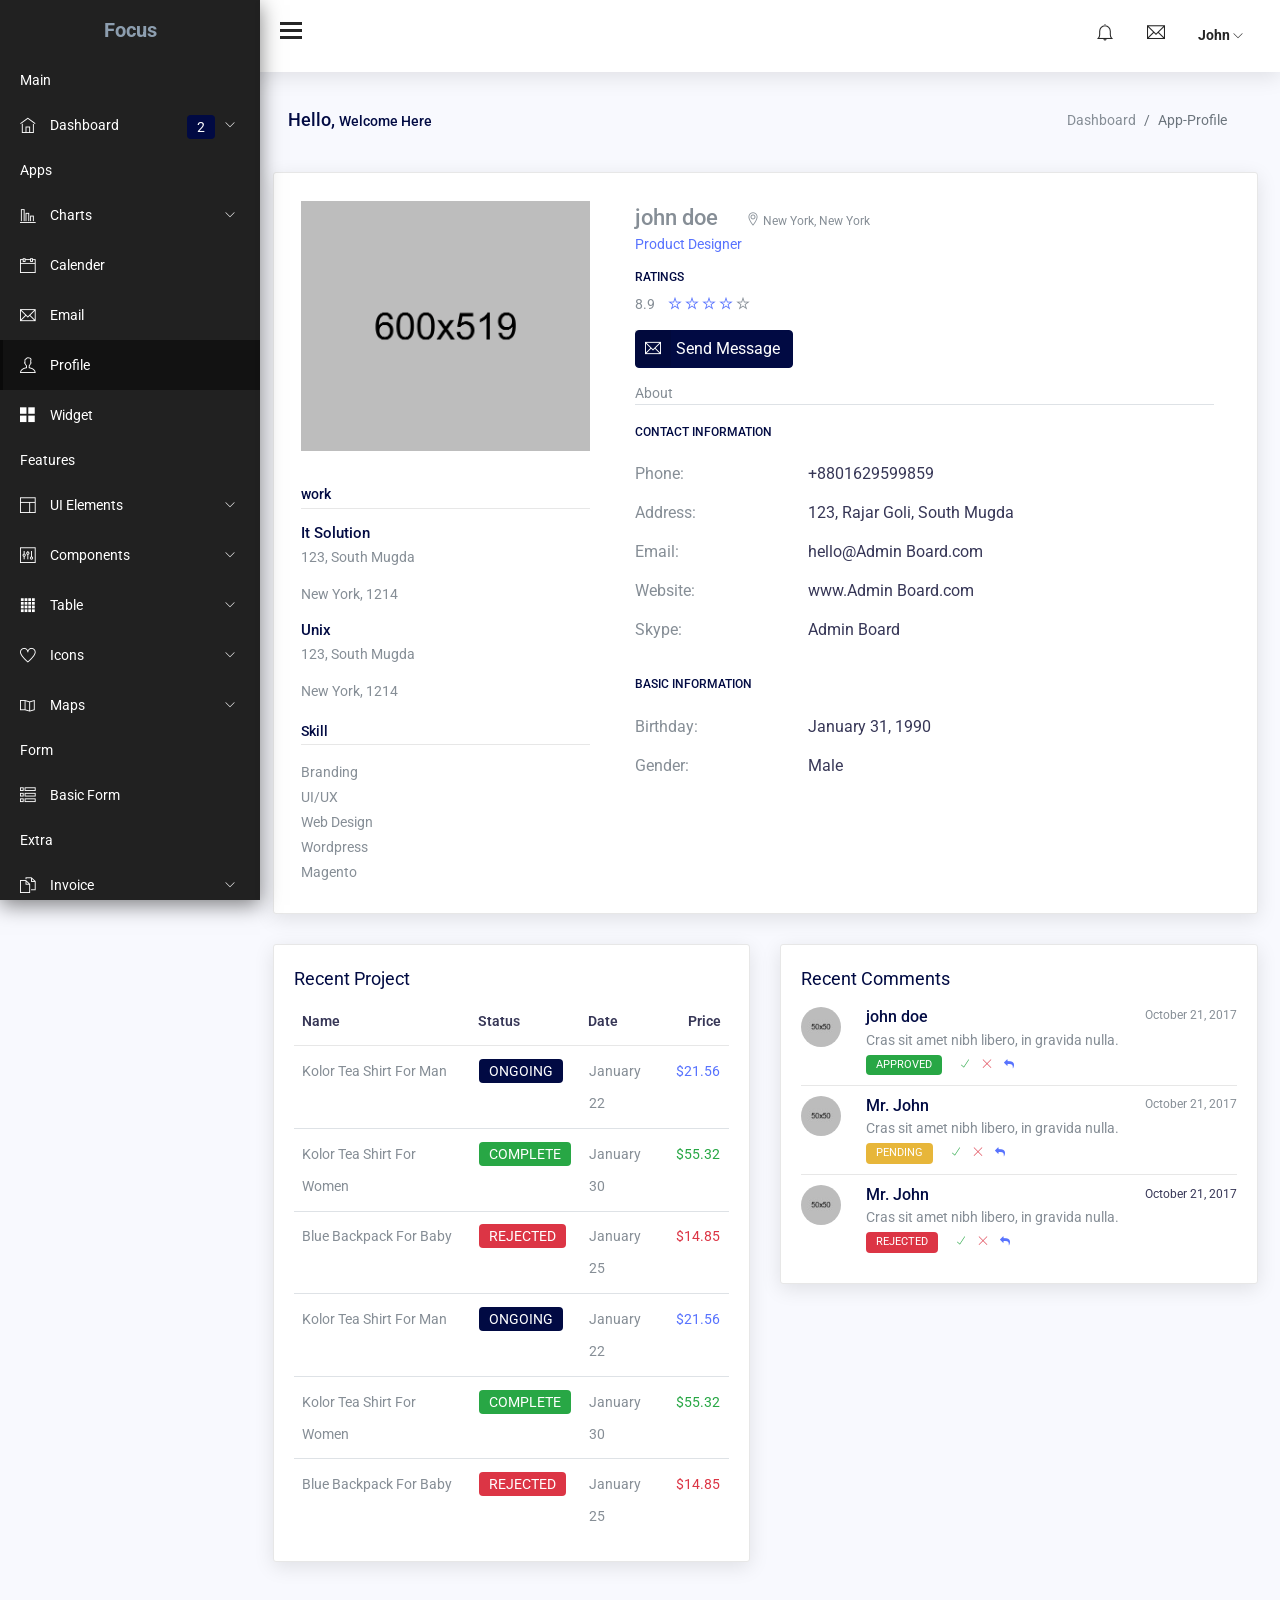
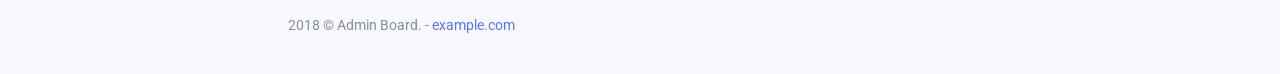
<file: Views/dashboard/app-profile.html>
<!DOCTYPE html>
<html lang="en">

<head>
    <meta charset="utf-8">
    <meta http-equiv="X-UA-Compatible" content="IE=edge">
    <meta name="viewport" content="width=device-width, initial-scale=1">

    <title>Focus Admin Dashboard</title>

    <!-- ================= Favicon ================== -->
    <!-- Standard -->
    <link rel="shortcut icon" href="http://placehold.it/64.png/000/fff">
    <!-- Retina iPad Touch Icon-->
    <link rel="apple-touch-icon" sizes="144x144" href="http://placehold.it/144.png/000/fff">
    <!-- Retina iPhone Touch Icon-->
    <link rel="apple-touch-icon" sizes="114x114" href="http://placehold.it/114.png/000/fff">
    <!-- Standard iPad Touch Icon-->
    <link rel="apple-touch-icon" sizes="72x72" href="http://placehold.it/72.png/000/fff">
    <!-- Standard iPhone Touch Icon-->
    <link rel="apple-touch-icon" sizes="57x57" href="http://placehold.it/57.png/000/fff">   

    <!-- Common -->
    <link href="css/lib/font-awesome.min.css" rel="stylesheet">
    <link href="css/lib/themify-icons.css" rel="stylesheet">
    <link href="css/lib/menubar/sidebar.css" rel="stylesheet">
    <link href="css/lib/bootstrap.min.css" rel="stylesheet">
    <link href="css/lib/helper.css" rel="stylesheet">
    <link href="css/style.css" rel="stylesheet">
</head>

<body>
  <div class="sidebar sidebar-hide-to-small sidebar-shrink sidebar-gestures">
    <div class="nano">
      <div class="nano-content">
        <div class="logo">
          <a href="index.html">
            <!-- <img src="images/logo.png" alt="" /> -->
            <span>Focus</span>
          </a>
        </div>
        <ul>
          <li class="label">Main</li>
          <li>
            <a class="sidebar-sub-toggle">
              <i class="ti-home"></i> Dashboard
              <span class="badge badge-primary">2</span>
              <span class="sidebar-collapse-icon ti-angle-down"></span>
            </a>
            <ul>
              <li>
                <a href="index.html">Dashboard 1</a>
              </li>
              <li>
                <a href="index.html">Dashboard 2</a>
              </li>



            </ul>
          </li>

          <li class="label">Apps</li>
          <li>
            <a class="sidebar-sub-toggle">
              <i class="ti-bar-chart-alt"></i> Charts
              <span class="sidebar-collapse-icon ti-angle-down"></span>
            </a>
            <ul>
              <li>
                <a href="chart-flot.html">Flot</a>
              </li>
              <li>
                <a href="chart-morris.html">Morris</a>
              </li>
              <li>
                <a href="chartjs.html">Chartjs</a>
              </li>
              <li>
                <a href="chartist.html">Chartist</a>
              </li>
              <li>
                <a href="chart-peity.html">Peity</a>
              </li>
              <li>
                <a href="chart-sparkline.html">Sparkle</a>
              </li>
              <li>
                <a href="chart-knob.html">Knob</a>
              </li>
            </ul>
          </li>
          <li>
            <a href="app-event-calender.html">
              <i class="ti-calendar"></i> Calender </a>
          </li>
          <li>
            <a href="app-email.html">
              <i class="ti-email"></i> Email</a>
          </li>
          <li>
            <a href="app-profile.html">
              <i class="ti-user"></i> Profile</a>
          </li>
          <li>
            <a href="app-widget-card.html">
              <i class="ti-layout-grid2-alt"></i> Widget</a>
          </li>
          <li class="label">Features</li>
          <li>
            <a class="sidebar-sub-toggle">
              <i class="ti-layout"></i> UI Elements
              <span class="sidebar-collapse-icon ti-angle-down"></span>
            </a>
            <ul>
              <li>
                <a href="ui-typography.html">Typography</a>
              </li>
              <li>
                <a href="ui-alerts.html">Alerts</a>
              </li>

              <li>
                <a href="ui-button.html">Button</a>
              </li>
              <li>
                <a href="ui-dropdown.html">Dropdown</a>
              </li>

              <li>
                <a href="ui-list-group.html">List Group</a>
              </li>

              <li>
                <a href="ui-progressbar.html">Progressbar</a>
              </li>
              <li>
                <a href="ui-tab.html">Tab</a>
              </li>

            </ul>
          </li>
          <li>
            <a class="sidebar-sub-toggle">
              <i class="ti-panel"></i> Components
              <span class="sidebar-collapse-icon ti-angle-down"></span>
            </a>
            <ul>
              <li>
                <a href="uc-calendar.html">Calendar</a>
              </li>
              <li>
                <a href="uc-carousel.html">Carousel</a>
              </li>
              <li>
                <a href="uc-weather.html">Weather</a>
              </li>
              <li>
                <a href="uc-datamap.html">Datamap</a>
              </li>
              <li>
                <a href="uc-todo-list.html">To do</a>
              </li>
              <li>
                <a href="uc-scrollable.html">Scrollable</a>
              </li>
              <li>
                <a href="uc-sweetalert.html">Sweet Alert</a>
              </li>
              <li>
                <a href="uc-toastr.html">Toastr</a>
              </li>
              <li>
                <a href="uc-range-slider-basic.html">Basic Range Slider</a>
              </li>
              <li>
                <a href="uc-range-slider-advance.html">Advance Range Slider</a>
              </li>
              <li>
                <a href="uc-nestable.html">Nestable</a>
              </li>

              <li>
                <a href="uc-rating-bar-rating.html">Bar Rating</a>
              </li>
              <li>
                <a href="uc-rating-jRate.html">jRate</a>
              </li>
            </ul>
          </li>
          <li>
            <a class="sidebar-sub-toggle">
              <i class="ti-layout-grid4-alt"></i> Table
              <span class="sidebar-collapse-icon ti-angle-down"></span>
            </a>
            <ul>
              <li>
                <a href="table-basic.html">Basic</a>
              </li>

              <li>
                <a href="table-export.html">Datatable Export</a>
              </li>
              <li>
                <a href="table-row-select.html">Datatable Row Select</a>
              </li>
              <li>
                <a href="table-jsgrid.html">Editable </a>
              </li>
            </ul>
          </li>
          <li>
            <a class="sidebar-sub-toggle">
              <i class="ti-heart"></i> Icons
              <span class="sidebar-collapse-icon ti-angle-down"></span>
            </a>
            <ul>
              <li>
                <a href="font-themify.html">Themify</a>
              </li>
            </ul>
          </li>
          <li>
            <a class="sidebar-sub-toggle">
              <i class="ti-map"></i> Maps
              <span class="sidebar-collapse-icon ti-angle-down"></span>
            </a>
            <ul>
              <li>
                <a href="gmaps.html">Basic</a>
              </li>
              <li>
                <a href="vector-map.html">Vector Map</a>
              </li>
            </ul>
          </li>
          <li class="label">Form</li>
          <li>
            <a href="form-basic.html">
              <i class="ti-view-list-alt"></i> Basic Form </a>
          </li>
          <li class="label">Extra</li>
          <li>
            <a class="sidebar-sub-toggle">
              <i class="ti-files"></i> Invoice
              <span class="sidebar-collapse-icon ti-angle-down"></span>
            </a>
            <ul>
              <li>
                <a href="invoice.html">Basic</a>
              </li>
              <li>
                <a href="invoice-editable.html">Editable</a>
              </li>
            </ul>
          </li>
          <li>
            <a class="sidebar-sub-toggle">
              <i class="ti-target"></i> Pages
              <span class="sidebar-collapse-icon ti-angle-down"></span>
            </a>
            <ul>
              <li>
                <a href="page-login.html">Login</a>
              </li>
              <li>
                <a href="page-register.html">Register</a>
              </li>
              <li>
                <a href="page-reset-password.html">Forgot password</a>
              </li>
            </ul>
          </li>
          <li>
            <a href="../documentation/index.html">
              <i class="ti-file"></i> Documentation</a>
          </li>
          <li>
            <a>
              <i class="ti-close"></i> Logout</a>
          </li>
        </ul>
      </div>
    </div>
  </div>
  <!-- /# sidebar -->


  <div class="header">
    <div class="container-fluid">
      <div class="row">
        <div class="col-lg-12">
          <div class="float-left">
            <div class="hamburger sidebar-toggle">
              <span class="line"></span>
              <span class="line"></span>
              <span class="line"></span>
            </div>
          </div>
          <div class="float-right">
            <div class="dropdown dib">
              <div class="header-icon" data-toggle="dropdown">
                <i class="ti-bell"></i>
                <div class="drop-down dropdown-menu dropdown-menu-right">
                  <div class="dropdown-content-heading">
                    <span class="text-left">Recent Notifications</span>
                  </div>
                  <div class="dropdown-content-body">
                    <ul>
                      <li>
                        <a href="#">
                          <img class="pull-left m-r-10 avatar-img" src="images/avatar/3.jpg" alt="" />
                          <div class="notification-content">
                            <small class="notification-timestamp pull-right">02:34 PM</small>
                            <div class="notification-heading">Mr. John</div>
                            <div class="notification-text">5 members joined today </div>
                          </div>
                        </a>
                      </li>
                      <li>
                        <a href="#">
                          <img class="pull-left m-r-10 avatar-img" src="images/avatar/3.jpg" alt="" />
                          <div class="notification-content">
                            <small class="notification-timestamp pull-right">02:34 PM</small>
                            <div class="notification-heading">Mariam</div>
                            <div class="notification-text">likes a photo of you</div>
                          </div>
                        </a>
                      </li>
                      <li>
                        <a href="#">
                          <img class="pull-left m-r-10 avatar-img" src="images/avatar/3.jpg" alt="" />
                          <div class="notification-content">
                            <small class="notification-timestamp pull-right">02:34 PM</small>
                            <div class="notification-heading">Tasnim</div>
                            <div class="notification-text">Hi Teddy, Just wanted to let you ...</div>
                          </div>
                        </a>
                      </li>
                      <li>
                        <a href="#">
                          <img class="pull-left m-r-10 avatar-img" src="images/avatar/3.jpg" alt="" />
                          <div class="notification-content">
                            <small class="notification-timestamp pull-right">02:34 PM</small>
                            <div class="notification-heading">Mr. John</div>
                            <div class="notification-text">Hi Teddy, Just wanted to let you ...</div>
                          </div>
                        </a>
                      </li>
                      <li class="text-center">
                        <a href="#" class="more-link">See All</a>
                      </li>
                    </ul>
                  </div>
                </div>
              </div>
            </div>
            <div class="dropdown dib">
              <div class="header-icon" data-toggle="dropdown">
                <i class="ti-email"></i>
                <div class="drop-down dropdown-menu dropdown-menu-right">
                  <div class="dropdown-content-heading">
                    <span class="text-left">2 New Messages</span>
                    <a href="email.html">
                      <i class="ti-pencil-alt pull-right"></i>
                    </a>
                  </div>
                  <div class="dropdown-content-body">
                    <ul>
                      <li class="notification-unread">
                        <a href="#">
                          <img class="pull-left m-r-10 avatar-img" src="images/avatar/1.jpg" alt="" />
                          <div class="notification-content">
                            <small class="notification-timestamp pull-right">02:34 PM</small>
                            <div class="notification-heading">Michael Qin</div>
                            <div class="notification-text">Hi Teddy, Just wanted to let you ...</div>
                          </div>
                        </a>
                      </li>
                      <li class="notification-unread">
                        <a href="#">
                          <img class="pull-left m-r-10 avatar-img" src="images/avatar/2.jpg" alt="" />
                          <div class="notification-content">
                            <small class="notification-timestamp pull-right">02:34 PM</small>
                            <div class="notification-heading">Mr. John</div>
                            <div class="notification-text">Hi Teddy, Just wanted to let you ...</div>
                          </div>
                        </a>
                      </li>
                      <li>
                        <a href="#">
                          <img class="pull-left m-r-10 avatar-img" src="images/avatar/3.jpg" alt="" />
                          <div class="notification-content">
                            <small class="notification-timestamp pull-right">02:34 PM</small>
                            <div class="notification-heading">Michael Qin</div>
                            <div class="notification-text">Hi Teddy, Just wanted to let you ...</div>
                          </div>
                        </a>
                      </li>
                      <li>
                        <a href="#">
                          <img class="pull-left m-r-10 avatar-img" src="images/avatar/2.jpg" alt="" />
                          <div class="notification-content">
                            <small class="notification-timestamp pull-right">02:34 PM</small>
                            <div class="notification-heading">Mr. John</div>
                            <div class="notification-text">Hi Teddy, Just wanted to let you ...</div>
                          </div>
                        </a>
                      </li>
                      <li class="text-center">
                        <a href="#" class="more-link">See All</a>
                      </li>
                    </ul>
                  </div>
                </div>
              </div>
            </div>
            <div class="dropdown dib">
              <div class="header-icon" data-toggle="dropdown">
                <span class="user-avatar">John
                  <i class="ti-angle-down f-s-10"></i>
                </span>
                <div class="drop-down dropdown-profile dropdown-menu dropdown-menu-right">
                  <div class="dropdown-content-heading">
                    <span class="text-left">Upgrade Now</span>
                    <p class="trial-day">30 Days Trail</p>
                  </div>
                  <div class="dropdown-content-body">
                    <ul>
                      <li>
                        <a href="#">
                          <i class="ti-user"></i>
                          <span>Profile</span>
                        </a>
                      </li>

                      <li>
                        <a href="#">
                          <i class="ti-email"></i>
                          <span>Inbox</span>
                        </a>
                      </li>
                      <li>
                        <a href="#">
                          <i class="ti-settings"></i>
                          <span>Setting</span>
                        </a>
                      </li>

                      <li>
                        <a href="#">
                          <i class="ti-lock"></i>
                          <span>Lock Screen</span>
                        </a>
                      </li>
                      <li>
                        <a href="#">
                          <i class="ti-power-off"></i>
                          <span>Logout</span>
                        </a>
                      </li>
                    </ul>
                  </div>
                </div>
              </div>
            </div>
          </div>
        </div>
      </div>
    </div>
  </div>



  <div class="content-wrap">
    <div class="main">
      <div class="container-fluid">
        <div class="row">
          <div class="col-lg-8 p-r-0 title-margin-right">
            <div class="page-header">
              <div class="page-title">
                <h1>Hello,
                  <span>Welcome Here</span>
                </h1>
              </div>
            </div>
          </div>
          <!-- /# column -->
          <div class="col-lg-4 p-l-0 title-margin-left">
            <div class="page-header">
              <div class="page-title">
                <ol class="breadcrumb">
                  <li class="breadcrumb-item">
                    <a href="#">Dashboard</a>
                  </li>
                  <li class="breadcrumb-item active">App-Profile</li>
                </ol>
              </div>
            </div>
          </div>
          <!-- /# column -->
        </div>
        <!-- /# row -->
        <section id="main-content">
          <div class="row">
            <div class="col-lg-12">
              <div class="card">
                <div class="card-body">
                  <div class="user-profile">
                    <div class="row">
                      <div class="col-lg-4">
                        <div class="user-photo m-b-30">
                          <img class="img-fluid" src="images/user-profile.jpg" alt="" />
                        </div>
                        <div class="user-work">
                          <h4>work</h4>
                          <div class="work-content">
                            <h3>It Solution </h3>
                            <p>123, South Mugda</p>
                            <p>New York, 1214</p>
                          </div>
                          <div class="work-content">
                            <h3>Unix</h3>
                            <p>123, South Mugda</p>
                            <p>New York, 1214</p>
                          </div>
                        </div>
                        <div class="user-skill">
                          <h4>Skill</h4>
                          <ul>
                            <li>
                              <a href="#">Branding</a>
                            </li>
                            <li>
                              <a href="#">UI/UX</a>
                            </li>
                            <li>
                              <a href="#">Web Design</a>
                            </li>
                            <li>
                              <a href="#">Wordpress</a>
                            </li>
                            <li>
                              <a href="#">Magento</a>
                            </li>
                          </ul>
                        </div>
                      </div>
                      <div class="col-lg-8">
                        <div class="user-profile-name">john doe</div>
                        <div class="user-Location">
                          <i class="ti-location-pin"></i> New York, New York</div>
                        <div class="user-job-title">Product Designer</div>
                        <div class="ratings">
                          <h4>Ratings</h4>
                          <div class="rating-star">
                            <span>8.9</span>
                            <i class="ti-star color-primary"></i>
                            <i class="ti-star color-primary"></i>
                            <i class="ti-star color-primary"></i>
                            <i class="ti-star color-primary"></i>
                            <i class="ti-star"></i>
                          </div>
                        </div>
                        <div class="user-send-message">
                          <button class="btn btn-primary btn-addon" type="button">
                            <i class="ti-email"></i>Send Message</button>
                        </div>
                        <div class="custom-tab user-profile-tab">
                          <ul class="nav nav-tabs" role="tablist">
                            <li role="presentation" class="active">
                              <a href="#1" aria-controls="1" role="tab" data-toggle="tab">About</a>
                            </li>
                          </ul>
                          <div class="tab-content">
                            <div role="tabpanel" class="tab-pane active" id="1">
                              <div class="contact-information">
                                <h4>Contact information</h4>
                                <div class="phone-content">
                                  <span class="contact-title">Phone:</span>
                                  <span class="phone-number">+8801629599859</span>
                                </div>
                                <div class="address-content">
                                  <span class="contact-title">Address:</span>
                                  <span class="mail-address">123, Rajar Goli, South Mugda</span>
                                </div>
                                <div class="email-content">
                                  <span class="contact-title">Email:</span>
                                  <span class="contact-email">hello@Admin Board.com</span>
                                </div>
                                <div class="website-content">
                                  <span class="contact-title">Website:</span>
                                  <span class="contact-website">www.Admin Board.com</span>
                                </div>
                                <div class="skype-content">
                                  <span class="contact-title">Skype:</span>
                                  <span class="contact-skype">Admin Board</span>
                                </div>
                              </div>
                              <div class="basic-information">
                                <h4>Basic information</h4>
                                <div class="birthday-content">
                                  <span class="contact-title">Birthday:</span>
                                  <span class="birth-date">January 31, 1990 </span>
                                </div>
                                <div class="gender-content">
                                  <span class="contact-title">Gender:</span>
                                  <span class="gender">Male</span>
                                </div>
                              </div>
                            </div>
                          </div>
                        </div>
                      </div>
                    </div>
                  </div>
                </div>
              </div>
            </div>
          </div>
          <!-- /# row -->
          <div class="row">
            <div class="col-lg-6">
              <div class="card">
                <div class="card-title">
                  <h4>Recent Project </h4>

                </div>
                <div class="card-body">
                  <div class="table-responsive">
                    <table class="table table-hover ">
                      <thead>
                        <tr>
                          <th>Name</th>
                          <th>Status</th>
                          <th>Date</th>
                          <th>Price</th>
                        </tr>
                      </thead>
                      <tbody>
                        <tr>
                          <td>Kolor Tea Shirt For Man</td>
                          <td>
                            <span class="badge badge-primary">Ongoing</span>
                          </td>
                          <td>January 22</td>
                          <td class="color-primary">$21.56</td>
                        </tr>
                        <tr>
                          <td>Kolor Tea Shirt For Women</td>
                          <td>
                            <span class="badge badge-success">Complete</span>
                          </td>
                          <td>January 30</td>
                          <td class="color-success">$55.32</td>
                        </tr>
                        <tr>
                          <td>Blue Backpack For Baby</td>
                          <td>
                            <span class="badge badge-danger">Rejected</span>
                          </td>
                          <td>January 25</td>
                          <td class="color-danger">$14.85</td>
                        </tr>
                        <tr>
                          <td>Kolor Tea Shirt For Man</td>
                          <td>
                            <span class="badge badge-primary">Ongoing</span>
                          </td>
                          <td>January 22</td>
                          <td class="color-primary">$21.56</td>
                        </tr>
                        <tr>
                          <td>Kolor Tea Shirt For Women</td>
                          <td>
                            <span class="badge badge-success">Complete</span>
                          </td>
                          <td>January 30</td>
                          <td class="color-success">$55.32</td>
                        </tr>
                        <tr>
                          <td>Blue Backpack For Baby</td>
                          <td>
                            <span class="badge badge-danger">Rejected</span>
                          </td>
                          <td>January 25</td>
                          <td class="color-danger">$14.85</td>
                        </tr>
                      </tbody>
                    </table>
                  </div>
                </div>
              </div>
            </div>
            <!-- /# column -->
            <div class="col-lg-6">
              <div class="card">
                <div class="card-title">
                  <h4>Recent Comments </h4>

                </div>
                <div class="recent-comment">
                  <div class="media">
                    <div class="media-left">
                      <a href="#">
                        <img class="media-object" src="images/avatar/1.jpg" alt="...">
                      </a>
                    </div>
                    <div class="media-body">
                      <h4 class="media-heading">john doe</h4>
                      <p>Cras sit amet nibh libero, in gravida nulla. </p>
                      <div class="comment-action">
                        <div class="badge badge-success">Approved</div>
                        <span class="m-l-10">
                          <a href="#">
                            <i class="ti-check color-success"></i>
                          </a>
                          <a href="#">
                            <i class="ti-close color-danger"></i>
                          </a>
                          <a href="#">
                            <i class="fa fa-reply color-primary"></i>
                          </a>
                        </span>
                      </div>
                      <p class="comment-date">October 21, 2017</p>
                    </div>
                  </div>
                  <div class="media">
                    <div class="media-left">
                      <a href="#">
                        <img class="media-object" src="images/avatar/2.jpg" alt="...">
                      </a>
                    </div>
                    <div class="media-body">
                      <h4 class="media-heading">Mr. John</h4>
                      <p>Cras sit amet nibh libero, in gravida nulla. </p>
                      <div class="comment-action">
                        <div class="badge badge-warning">Pending</div>
                        <span class="m-l-10">
                          <a href="#">
                            <i class="ti-check color-success"></i>
                          </a>
                          <a href="#">
                            <i class="ti-close color-danger"></i>
                          </a>
                          <a href="#">
                            <i class="fa fa-reply color-primary"></i>
                          </a>
                        </span>
                      </div>
                      <p class="comment-date">October 21, 2017</p>
                    </div>
                  </div>
                  <div class="media no-border">
                    <div class="media-left">
                      <a href="#">
                        <img class="media-object" src="images/avatar/3.jpg" alt="...">
                      </a>
                    </div>
                    <div class="media-body">
                      <h4 class="media-heading">Mr. John</h4>
                      <p>Cras sit amet nibh libero, in gravida nulla. </p>
                      <div class="comment-action">
                        <div class="badge badge-danger">Rejected</div>
                        <span class="m-l-10">
                          <a href="#">
                            <i class="ti-check color-success"></i>
                          </a>
                          <a href="#">
                            <i class="ti-close color-danger"></i>
                          </a>
                          <a href="#">
                            <i class="fa fa-reply color-primary"></i>
                          </a>
                        </span>
                      </div>
                      <div class="comment-date">October 21, 2017</div>
                    </div>
                  </div>
                </div>
              </div>
              <!-- /# card -->
            </div>
            <!-- /# column -->
          </div>
          <div class="row">
            <div class="col-lg-12">
              <div class="footer">
                <p>2018 © Admin Board. -
                  <a href="#">example.com</a>
                </p>
              </div>
            </div>
          </div>
        </section>
      </div>
    </div>
  </div>







    <!-- Common -->
    <script src="js/lib/jquery.min.js"></script>
    <script src="js/lib/jquery.nanoscroller.min.js"></script>
    <script src="js/lib/menubar/sidebar.js"></script>
    <script src="js/lib/preloader/pace.min.js"></script>
    <script src="js/lib/bootstrap.min.js"></script>
    <script src="js/scripts.js"></script>

</body>

</html>
</file>
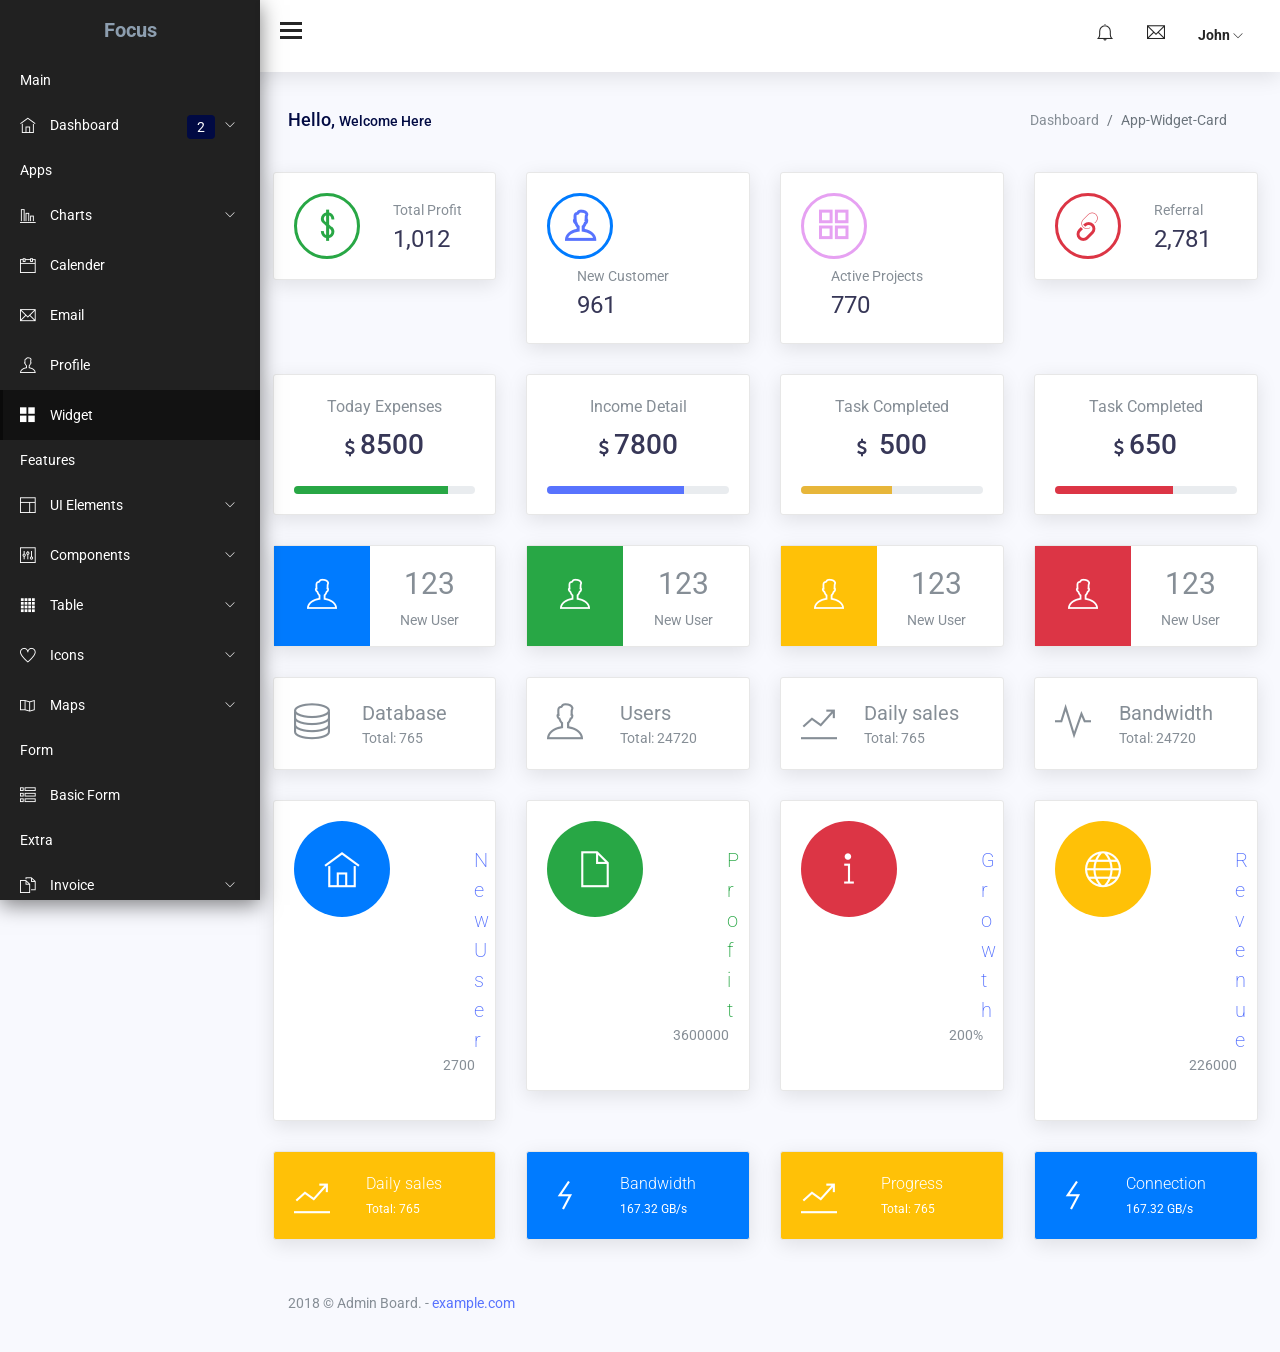
<file: Views/dashboard/app-widget-card.html>
<!DOCTYPE html>
<html lang="en">

<head>
  <meta charset="utf-8">
  <meta http-equiv="X-UA-Compatible" content="IE=edge">
  <meta name="viewport" content="width=device-width, initial-scale=1">

  <title>Focus Admin Dashboard</title>

  <!-- ================= Favicon ================== -->
  <!-- Standard -->
  <link rel="shortcut icon" href="http://placehold.it/64.png/000/fff">
  <!-- Retina iPad Touch Icon-->
  <link rel="apple-touch-icon" sizes="144x144" href="http://placehold.it/144.png/000/fff">
  <!-- Retina iPhone Touch Icon-->
  <link rel="apple-touch-icon" sizes="114x114" href="http://placehold.it/114.png/000/fff">
  <!-- Standard iPad Touch Icon-->
  <link rel="apple-touch-icon" sizes="72x72" href="http://placehold.it/72.png/000/fff">
  <!-- Standard iPhone Touch Icon-->
  <link rel="apple-touch-icon" sizes="57x57" href="http://placehold.it/57.png/000/fff">


  <!-- Common -->
  <link href="css/lib/font-awesome.min.css" rel="stylesheet">
  <link href="css/lib/themify-icons.css" rel="stylesheet">
  <link href="css/lib/menubar/sidebar.css" rel="stylesheet">
  <link href="css/lib/bootstrap.min.css" rel="stylesheet">
  <link href="css/lib/helper.css" rel="stylesheet">
  <link href="css/style.css" rel="stylesheet">
</head>

<body>

  <div class="sidebar sidebar-hide-to-small sidebar-shrink sidebar-gestures">
    <div class="nano">
      <div class="nano-content">
        <div class="logo">
          <a href="index.html">
            <!-- <img src="images/logo.png" alt="" /> -->
            <span>Focus</span>
          </a>
        </div>
        <ul>
          <li class="label">Main</li>
          <li>
            <a class="sidebar-sub-toggle">
              <i class="ti-home"></i> Dashboard
              <span class="badge badge-primary">2</span>
              <span class="sidebar-collapse-icon ti-angle-down"></span>
            </a>
            <ul>
              <li>
                <a href="index.html">Dashboard 1</a>
              </li>
              <li>
                <a href="index.html">Dashboard 2</a>
              </li>



            </ul>
          </li>

          <li class="label">Apps</li>
          <li>
            <a class="sidebar-sub-toggle">
              <i class="ti-bar-chart-alt"></i> Charts
              <span class="sidebar-collapse-icon ti-angle-down"></span>
            </a>
            <ul>
              <li>
                <a href="chart-flot.html">Flot</a>
              </li>
              <li>
                <a href="chart-morris.html">Morris</a>
              </li>
              <li>
                <a href="chartjs.html">Chartjs</a>
              </li>
              <li>
                <a href="chartist.html">Chartist</a>
              </li>
              <li>
                <a href="chart-peity.html">Peity</a>
              </li>
              <li>
                <a href="chart-sparkline.html">Sparkle</a>
              </li>
              <li>
                <a href="chart-knob.html">Knob</a>
              </li>
            </ul>
          </li>
          <li>
            <a href="app-event-calender.html">
              <i class="ti-calendar"></i> Calender </a>
          </li>
          <li>
            <a href="app-email.html">
              <i class="ti-email"></i> Email</a>
          </li>
          <li>
            <a href="app-profile.html">
              <i class="ti-user"></i> Profile</a>
          </li>
          <li>
            <a href="app-widget-card.html">
              <i class="ti-layout-grid2-alt"></i> Widget</a>
          </li>
          <li class="label">Features</li>
          <li>
            <a class="sidebar-sub-toggle">
              <i class="ti-layout"></i> UI Elements
              <span class="sidebar-collapse-icon ti-angle-down"></span>
            </a>
            <ul>
              <li>
                <a href="ui-typography.html">Typography</a>
              </li>
              <li>
                <a href="ui-alerts.html">Alerts</a>
              </li>

              <li>
                <a href="ui-button.html">Button</a>
              </li>
              <li>
                <a href="ui-dropdown.html">Dropdown</a>
              </li>

              <li>
                <a href="ui-list-group.html">List Group</a>
              </li>

              <li>
                <a href="ui-progressbar.html">Progressbar</a>
              </li>
              <li>
                <a href="ui-tab.html">Tab</a>
              </li>

            </ul>
          </li>
          <li>
            <a class="sidebar-sub-toggle">
              <i class="ti-panel"></i> Components
              <span class="sidebar-collapse-icon ti-angle-down"></span>
            </a>
            <ul>
              <li>
                <a href="uc-calendar.html">Calendar</a>
              </li>
              <li>
                <a href="uc-carousel.html">Carousel</a>
              </li>
              <li>
                <a href="uc-weather.html">Weather</a>
              </li>
              <li>
                <a href="uc-datamap.html">Datamap</a>
              </li>
              <li>
                <a href="uc-todo-list.html">To do</a>
              </li>
              <li>
                <a href="uc-scrollable.html">Scrollable</a>
              </li>
              <li>
                <a href="uc-sweetalert.html">Sweet Alert</a>
              </li>
              <li>
                <a href="uc-toastr.html">Toastr</a>
              </li>
              <li>
                <a href="uc-range-slider-basic.html">Basic Range Slider</a>
              </li>
              <li>
                <a href="uc-range-slider-advance.html">Advance Range Slider</a>
              </li>
              <li>
                <a href="uc-nestable.html">Nestable</a>
              </li>

              <li>
                <a href="uc-rating-bar-rating.html">Bar Rating</a>
              </li>
              <li>
                <a href="uc-rating-jRate.html">jRate</a>
              </li>
            </ul>
          </li>
          <li>
            <a class="sidebar-sub-toggle">
              <i class="ti-layout-grid4-alt"></i> Table
              <span class="sidebar-collapse-icon ti-angle-down"></span>
            </a>
            <ul>
              <li>
                <a href="table-basic.html">Basic</a>
              </li>

              <li>
                <a href="table-export.html">Datatable Export</a>
              </li>
              <li>
                <a href="table-row-select.html">Datatable Row Select</a>
              </li>
              <li>
                <a href="table-jsgrid.html">Editable </a>
              </li>
            </ul>
          </li>
          <li>
            <a class="sidebar-sub-toggle">
              <i class="ti-heart"></i> Icons
              <span class="sidebar-collapse-icon ti-angle-down"></span>
            </a>
            <ul>
              <li>
                <a href="font-themify.html">Themify</a>
              </li>
            </ul>
          </li>
          <li>
            <a class="sidebar-sub-toggle">
              <i class="ti-map"></i> Maps
              <span class="sidebar-collapse-icon ti-angle-down"></span>
            </a>
            <ul>
              <li>
                <a href="gmaps.html">Basic</a>
              </li>
              <li>
                <a href="vector-map.html">Vector Map</a>
              </li>
            </ul>
          </li>
          <li class="label">Form</li>
          <li>
            <a href="form-basic.html">
              <i class="ti-view-list-alt"></i> Basic Form </a>
          </li>
          <li class="label">Extra</li>
          <li>
            <a class="sidebar-sub-toggle">
              <i class="ti-files"></i> Invoice
              <span class="sidebar-collapse-icon ti-angle-down"></span>
            </a>
            <ul>
              <li>
                <a href="invoice.html">Basic</a>
              </li>
              <li>
                <a href="invoice-editable.html">Editable</a>
              </li>
            </ul>
          </li>
          <li>
            <a class="sidebar-sub-toggle">
              <i class="ti-target"></i> Pages
              <span class="sidebar-collapse-icon ti-angle-down"></span>
            </a>
            <ul>
              <li>
                <a href="page-login.html">Login</a>
              </li>
              <li>
                <a href="page-register.html">Register</a>
              </li>
              <li>
                <a href="page-reset-password.html">Forgot password</a>
              </li>
            </ul>
          </li>
          <li>
            <a href="../documentation/index.html">
              <i class="ti-file"></i> Documentation</a>
          </li>
          <li>
            <a>
              <i class="ti-close"></i> Logout</a>
          </li>
        </ul>
      </div>
    </div>
  </div>
  <!-- /# sidebar -->


  <div class="header">
    <div class="container-fluid">
      <div class="row">
        <div class="col-lg-12">
          <div class="float-left">
            <div class="hamburger sidebar-toggle">
              <span class="line"></span>
              <span class="line"></span>
              <span class="line"></span>
            </div>
          </div>
          <div class="float-right">
            <div class="dropdown dib">
              <div class="header-icon" data-toggle="dropdown">
                <i class="ti-bell"></i>
                <div class="drop-down dropdown-menu dropdown-menu-right">
                  <div class="dropdown-content-heading">
                    <span class="text-left">Recent Notifications</span>
                  </div>
                  <div class="dropdown-content-body">
                    <ul>
                      <li>
                        <a href="#">
                          <img class="pull-left m-r-10 avatar-img" src="images/avatar/3.jpg" alt="" />
                          <div class="notification-content">
                            <small class="notification-timestamp pull-right">02:34 PM</small>
                            <div class="notification-heading">Mr. John</div>
                            <div class="notification-text">5 members joined today </div>
                          </div>
                        </a>
                      </li>
                      <li>
                        <a href="#">
                          <img class="pull-left m-r-10 avatar-img" src="images/avatar/3.jpg" alt="" />
                          <div class="notification-content">
                            <small class="notification-timestamp pull-right">02:34 PM</small>
                            <div class="notification-heading">Mariam</div>
                            <div class="notification-text">likes a photo of you</div>
                          </div>
                        </a>
                      </li>
                      <li>
                        <a href="#">
                          <img class="pull-left m-r-10 avatar-img" src="images/avatar/3.jpg" alt="" />
                          <div class="notification-content">
                            <small class="notification-timestamp pull-right">02:34 PM</small>
                            <div class="notification-heading">Tasnim</div>
                            <div class="notification-text">Hi Teddy, Just wanted to let you ...</div>
                          </div>
                        </a>
                      </li>
                      <li>
                        <a href="#">
                          <img class="pull-left m-r-10 avatar-img" src="images/avatar/3.jpg" alt="" />
                          <div class="notification-content">
                            <small class="notification-timestamp pull-right">02:34 PM</small>
                            <div class="notification-heading">Mr. John</div>
                            <div class="notification-text">Hi Teddy, Just wanted to let you ...</div>
                          </div>
                        </a>
                      </li>
                      <li class="text-center">
                        <a href="#" class="more-link">See All</a>
                      </li>
                    </ul>
                  </div>
                </div>
              </div>
            </div>
            <div class="dropdown dib">
              <div class="header-icon" data-toggle="dropdown">
                <i class="ti-email"></i>
                <div class="drop-down dropdown-menu dropdown-menu-right">
                  <div class="dropdown-content-heading">
                    <span class="text-left">2 New Messages</span>
                    <a href="email.html">
                      <i class="ti-pencil-alt pull-right"></i>
                    </a>
                  </div>
                  <div class="dropdown-content-body">
                    <ul>
                      <li class="notification-unread">
                        <a href="#">
                          <img class="pull-left m-r-10 avatar-img" src="images/avatar/1.jpg" alt="" />
                          <div class="notification-content">
                            <small class="notification-timestamp pull-right">02:34 PM</small>
                            <div class="notification-heading">Michael Qin</div>
                            <div class="notification-text">Hi Teddy, Just wanted to let you ...</div>
                          </div>
                        </a>
                      </li>
                      <li class="notification-unread">
                        <a href="#">
                          <img class="pull-left m-r-10 avatar-img" src="images/avatar/2.jpg" alt="" />
                          <div class="notification-content">
                            <small class="notification-timestamp pull-right">02:34 PM</small>
                            <div class="notification-heading">Mr. John</div>
                            <div class="notification-text">Hi Teddy, Just wanted to let you ...</div>
                          </div>
                        </a>
                      </li>
                      <li>
                        <a href="#">
                          <img class="pull-left m-r-10 avatar-img" src="images/avatar/3.jpg" alt="" />
                          <div class="notification-content">
                            <small class="notification-timestamp pull-right">02:34 PM</small>
                            <div class="notification-heading">Michael Qin</div>
                            <div class="notification-text">Hi Teddy, Just wanted to let you ...</div>
                          </div>
                        </a>
                      </li>
                      <li>
                        <a href="#">
                          <img class="pull-left m-r-10 avatar-img" src="images/avatar/2.jpg" alt="" />
                          <div class="notification-content">
                            <small class="notification-timestamp pull-right">02:34 PM</small>
                            <div class="notification-heading">Mr. John</div>
                            <div class="notification-text">Hi Teddy, Just wanted to let you ...</div>
                          </div>
                        </a>
                      </li>
                      <li class="text-center">
                        <a href="#" class="more-link">See All</a>
                      </li>
                    </ul>
                  </div>
                </div>
              </div>
            </div>
            <div class="dropdown dib">
              <div class="header-icon" data-toggle="dropdown">
                <span class="user-avatar">John
                  <i class="ti-angle-down f-s-10"></i>
                </span>
                <div class="drop-down dropdown-profile dropdown-menu dropdown-menu-right">
                  <div class="dropdown-content-heading">
                    <span class="text-left">Upgrade Now</span>
                    <p class="trial-day">30 Days Trail</p>
                  </div>
                  <div class="dropdown-content-body">
                    <ul>
                      <li>
                        <a href="#">
                          <i class="ti-user"></i>
                          <span>Profile</span>
                        </a>
                      </li>

                      <li>
                        <a href="#">
                          <i class="ti-email"></i>
                          <span>Inbox</span>
                        </a>
                      </li>
                      <li>
                        <a href="#">
                          <i class="ti-settings"></i>
                          <span>Setting</span>
                        </a>
                      </li>

                      <li>
                        <a href="#">
                          <i class="ti-lock"></i>
                          <span>Lock Screen</span>
                        </a>
                      </li>
                      <li>
                        <a href="#">
                          <i class="ti-power-off"></i>
                          <span>Logout</span>
                        </a>
                      </li>
                    </ul>
                  </div>
                </div>
              </div>
            </div>
          </div>
        </div>
      </div>
    </div>
  </div>



  <div class="content-wrap">
    <div class="main">
      <div class="container-fluid">
        <div class="row">
          <div class="col-lg-8 p-r-0 title-margin-right">
            <div class="page-header">
              <div class="page-title">
                <h1>Hello,
                  <span>Welcome Here</span>
                </h1>
              </div>
            </div>
          </div>
          <!-- /# column -->
          <div class="col-lg-4 p-l-0 title-margin-left">
            <div class="page-header">
              <div class="page-title">
                <ol class="breadcrumb">
                  <li class="breadcrumb-item">
                    <a href="#">Dashboard</a>
                  </li>
                  <li class="breadcrumb-item active">App-Widget-Card</li>
                </ol>
              </div>
            </div>
          </div>
          <!-- /# column -->
        </div>
        <!-- /# row -->
        <div id="main-content">
          <div class="row">
            <div class="col-lg-3">
              <div class="card">
                <div class="stat-widget-one">
                  <div class="stat-icon dib">
                    <i class="ti-money color-success border-success"></i>
                  </div>
                  <div class="stat-content dib">
                    <div class="stat-text">Total Profit</div>
                    <div class="stat-digit">1,012</div>
                  </div>
                </div>
              </div>
            </div>
            <div class="col-lg-3">
              <div class="card">
                <div class="stat-widget-one">
                  <div class="stat-icon dib">
                    <i class="ti-user color-primary border-primary"></i>
                  </div>
                  <div class="stat-content dib">
                    <div class="stat-text">New Customer</div>
                    <div class="stat-digit">961</div>
                  </div>
                </div>
              </div>
            </div>
            <div class="col-lg-3">
              <div class="card">
                <div class="stat-widget-one">
                  <div class="stat-icon dib">
                    <i class="ti-layout-grid2 color-pink border-pink"></i>
                  </div>
                  <div class="stat-content dib">
                    <div class="stat-text">Active Projects</div>
                    <div class="stat-digit">770</div>
                  </div>
                </div>
              </div>
            </div>
            <div class="col-lg-3">
              <div class="card">
                <div class="stat-widget-one">
                  <div class="stat-icon dib">
                    <i class="ti-link color-danger border-danger"></i>
                  </div>
                  <div class="stat-content dib">
                    <div class="stat-text">Referral</div>
                    <div class="stat-digit">2,781</div>
                  </div>
                </div>
              </div>
            </div>
          </div>
          <div class="row">
            <div class="col-lg-3">
              <div class="card">
                <div class="stat-widget-two">
                  <div class="stat-content">
                    <div class="stat-text">Today Expenses </div>
                    <div class="stat-digit">
                      <i class="fa fa-usd"></i>8500</div>
                  </div>
                  <div class="progress">
                    <div class="progress-bar progress-bar-success w-85" role="progressbar" aria-valuenow="85" aria-valuemin="0" aria-valuemax="100"></div>
                  </div>
                </div>
              </div>
            </div>
            <div class="col-lg-3">
              <div class="card">
                <div class="stat-widget-two">
                  <div class="stat-content">
                    <div class="stat-text">Income Detail</div>
                    <div class="stat-digit">
                      <i class="fa fa-usd"></i>7800</div>
                  </div>
                  <div class="progress">
                    <div class="progress-bar progress-bar-primary w-75" role="progressbar" aria-valuenow="78" aria-valuemin="0" aria-valuemax="100"></div>
                  </div>
                </div>
              </div>
            </div>
            <div class="col-lg-3">
              <div class="card">
                <div class="stat-widget-two">
                  <div class="stat-content">
                    <div class="stat-text">Task Completed</div>
                    <div class="stat-digit">
                      <i class="fa fa-usd"></i> 500</div>
                  </div>
                  <div class="progress">
                    <div class="progress-bar progress-bar-warning w-50" role="progressbar" aria-valuenow="50" aria-valuemin="0" aria-valuemax="100"></div>
                  </div>
                </div>
              </div>
            </div>
            <div class="col-lg-3">
              <div class="card">
                <div class="stat-widget-two">
                  <div class="stat-content">
                    <div class="stat-text">Task Completed</div>
                    <div class="stat-digit">
                      <i class="fa fa-usd"></i>650</div>
                  </div>
                  <div class="progress">
                    <div class="progress-bar progress-bar-danger w-65" role="progressbar" aria-valuenow="65" aria-valuemin="0" aria-valuemax="100"></div>
                  </div>
                </div>
              </div>
              <!-- /# card -->
            </div>
            <!-- /# column -->
          </div>
          <!-- /# row -->
          <div class="row">
            <div class="col-lg-3">
              <div class="card p-0">
                <div class="stat-widget-three">
                  <div class="stat-icon bg-primary">
                    <i class="ti-user"></i>
                  </div>
                  <div class="stat-content">
                    <div class="stat-digit">123</div>
                    <div class="stat-text">New User</div>
                  </div>
                </div>
              </div>
            </div>
            <div class="col-lg-3">
              <div class="card p-0">
                <div class="stat-widget-three">
                  <div class="stat-icon bg-success">
                    <i class="ti-user"></i>
                  </div>
                  <div class="stat-content">
                    <div class="stat-digit">123</div>
                    <div class="stat-text">New User</div>
                  </div>
                </div>
              </div>
            </div>
            <div class="col-lg-3">
              <div class="card p-0">
                <div class="stat-widget-three">
                  <div class="stat-icon bg-warning">
                    <i class="ti-user"></i>
                  </div>
                  <div class="stat-content">
                    <div class="stat-digit">123</div>
                    <div class="stat-text">New User</div>
                  </div>
                </div>
              </div>
            </div>
            <div class="col-lg-3">
              <div class="card p-0">
                <div class="stat-widget-three">
                  <div class="stat-icon bg-danger">
                    <i class="ti-user"></i>
                  </div>
                  <div class="stat-content">
                    <div class="stat-digit">123</div>
                    <div class="stat-text">New User</div>
                  </div>
                </div>
              </div>
            </div>
          </div>
          <!-- /# row -->
          <div class="row">
            <div class="col-lg-3">
              <div class="card">
                <div class="stat-widget-four">
                  <div class="stat-icon">
                    <i class="ti-server"></i>
                  </div>
                  <div class="stat-content">
                    <div class="text-left dib">
                      <div class="stat-heading">Database</div>
                      <div class="stat-text">Total: 765</div>
                    </div>
                  </div>
                </div>
              </div>
            </div>
            <div class="col-lg-3">
              <div class="card">
                <div class="stat-widget-four">
                  <div class="stat-icon">
                    <i class="ti-user"></i>
                  </div>
                  <div class="stat-content">
                    <div class="text-left dib">
                      <div class="stat-heading">Users</div>
                      <div class="stat-text">Total: 24720</div>
                    </div>
                  </div>
                </div>
              </div>
            </div>
            <div class="col-lg-3">
              <div class="card">
                <div class="stat-widget-four">
                  <div class="stat-icon">
                    <i class="ti-stats-up"></i>
                  </div>
                  <div class="stat-content">
                    <div class="text-left dib">
                      <div class="stat-heading">Daily sales</div>
                      <div class="stat-text">Total: 765</div>
                    </div>
                  </div>
                </div>
              </div>
            </div>
            <div class="col-lg-3">
              <div class="card">
                <div class="stat-widget-four">
                  <div class="stat-icon">
                    <i class="ti-pulse"></i>
                  </div>
                  <div class="stat-content">
                    <div class="text-left dib">
                      <div class="stat-heading">Bandwidth</div>
                      <div class="stat-text">Total: 24720</div>
                    </div>
                  </div>
                </div>
              </div>
            </div>
          </div>
          <div class="row">
            <div class="col-lg-3">
              <div class="card">
                <div class="stat-widget-five">
                  <div class="stat-icon">
                    <i class="ti-home bg-primary"></i>
                  </div>
                  <div class="stat-content">
                    <div class="stat-heading color-primary">New User</div>
                    <div class="stat-text">2700</div>
                  </div>
                </div>
              </div>
            </div>
            <div class="col-lg-3">
              <div class="card">
                <div class="stat-widget-five">
                  <div class="stat-icon">
                    <i class="ti-file bg-success"></i>
                  </div>
                  <div class="stat-content">
                    <div class="stat-heading color-success">Profit</div>
                    <div class="stat-text">3600000</div>
                  </div>
                </div>
              </div>
            </div>
            <div class="col-lg-3">
              <div class="card">
                <div class="stat-widget-five">
                  <div class="stat-icon">
                    <i class="ti-info bg-danger"></i>
                  </div>
                  <div class="stat-content">
                    <div class="stat-heading color-primary">Growth</div>
                    <div class="stat-text">200%</div>
                  </div>
                </div>
              </div>
            </div>
            <div class="col-lg-3">
              <div class="card">
                <div class="stat-widget-five">
                  <div class="stat-icon bg-warning">
                    <i class="ti-world"></i>
                  </div>
                  <div class="stat-content">
                    <div class="stat-heading color-primary">Revenue</div>
                    <div class="stat-text">226000</div>
                  </div>
                </div>
              </div>
            </div>
          </div>
          <div class="row">
            <div class="col-lg-3">
              <div class="card bg-warning">
                <div class="stat-widget-six">
                  <div class="stat-icon">
                    <i class="ti-stats-up"></i>
                  </div>
                  <div class="stat-content">
                    <div class="text-left dib">
                      <div class="stat-heading">Daily sales</div>
                      <div class="stat-text">Total: 765</div>
                    </div>
                  </div>
                </div>
              </div>
            </div>
            <div class="col-lg-3">
              <div class="card bg-primary">
                <div class="stat-widget-six">
                  <div class="stat-icon">
                    <i class="ti-bolt-alt"></i>
                  </div>
                  <div class="stat-content">
                    <div class="text-left dib">
                      <div class="stat-heading">Bandwidth</div>
                      <div class="stat-text">167.32 GB/s</div>
                    </div>
                  </div>
                </div>
              </div>
            </div>
            <div class="col-lg-3">
              <div class="card bg-warning">
                <div class="stat-widget-six">
                  <div class="stat-icon">
                    <i class="ti-stats-up"></i>
                  </div>
                  <div class="stat-content">
                    <div class="text-left dib">
                      <div class="stat-heading">Progress</div>
                      <div class="stat-text">Total: 765</div>
                    </div>
                  </div>
                </div>
              </div>
            </div>
            <div class="col-lg-3">
              <div class="card bg-primary">
                <div class="stat-widget-six">
                  <div class="stat-icon">
                    <i class="ti-bolt-alt"></i>
                  </div>
                  <div class="stat-content">
                    <div class="text-left dib">
                      <div class="stat-heading">Connection</div>
                      <div class="stat-text">167.32 GB/s</div>
                    </div>
                  </div>
                </div>
              </div>
            </div>
          </div>

          <div class="row">
            <div class="col-lg-12">
              <div class="footer">
                <p>2018 © Admin Board. -
                  <a href="#">example.com</a>
                </p>
              </div>
            </div>
          </div>
        </div>
      </div>
    </div>
  </div>




    <!-- Common -->
    <script src="js/lib/jquery.min.js"></script>
    <script src="js/lib/jquery.nanoscroller.min.js"></script>
    <script src="js/lib/menubar/sidebar.js"></script>
    <script src="js/lib/preloader/pace.min.js"></script>
    <script src="js/lib/bootstrap.min.js"></script>
    <script src="js/scripts.js"></script>
</body>

</html>
</file>
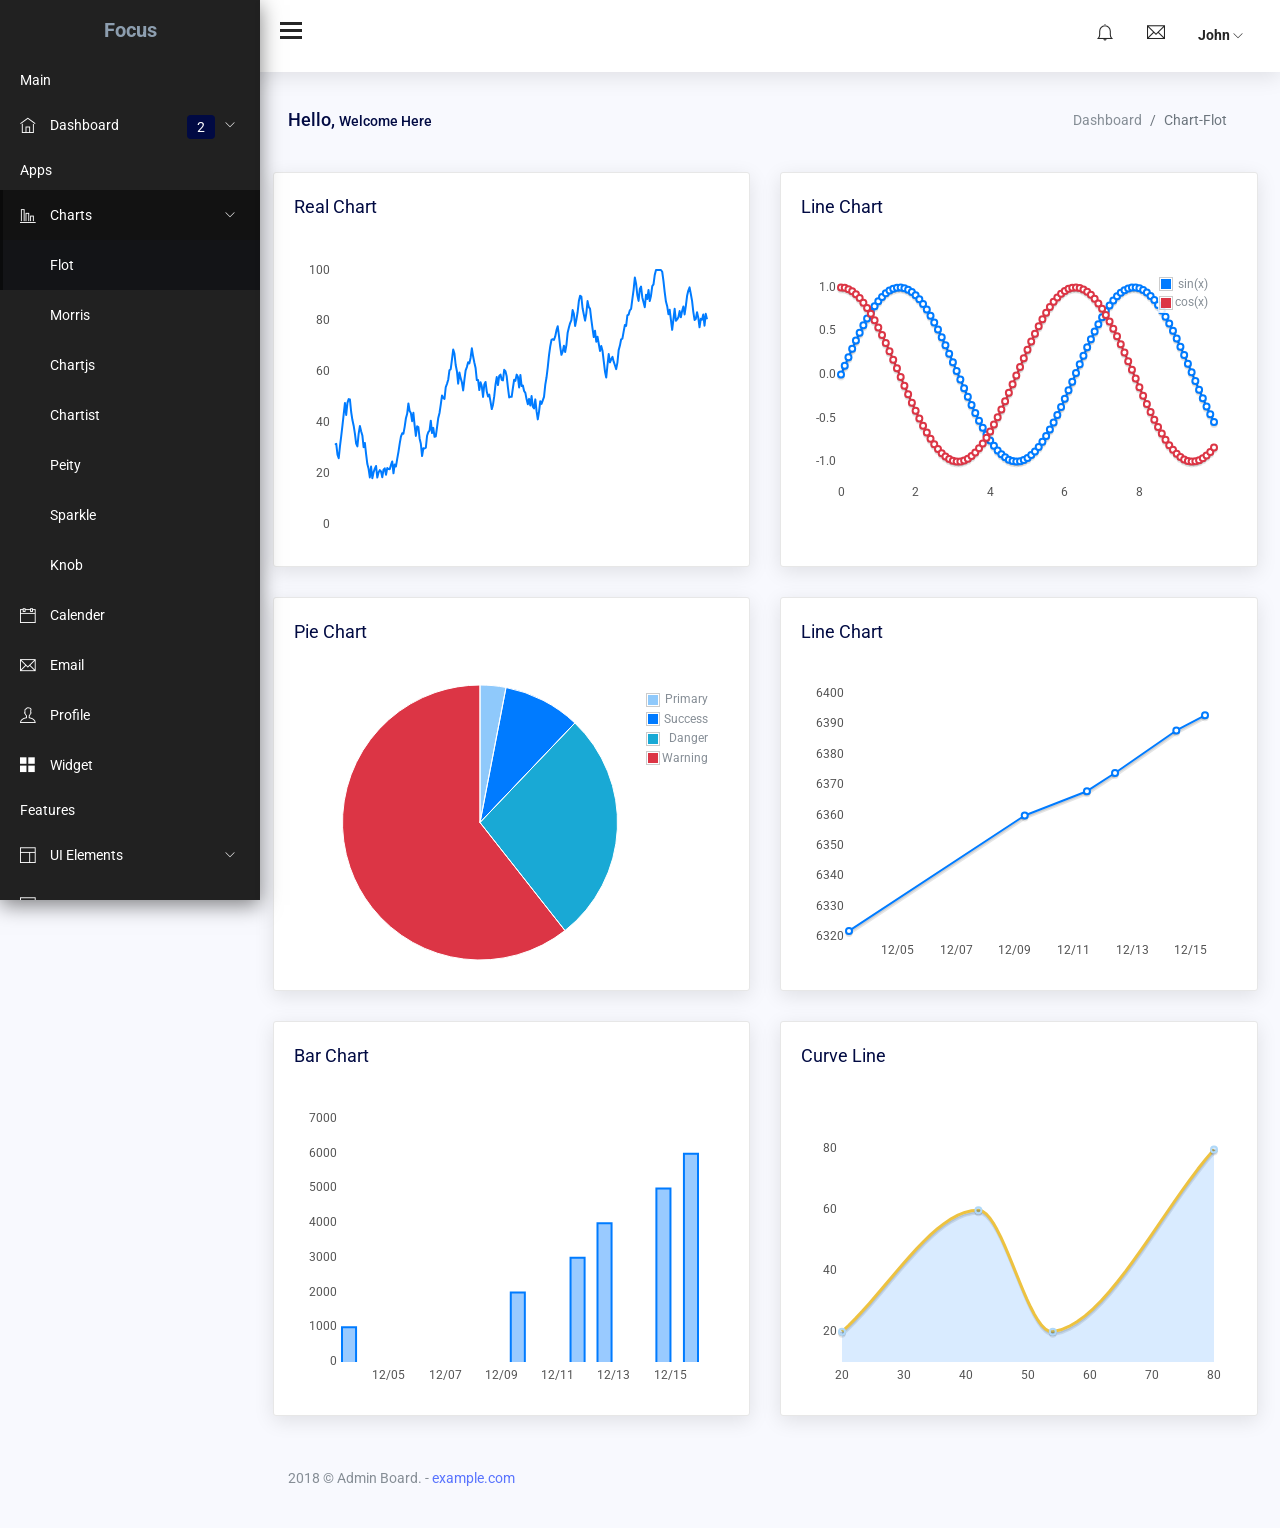
<file: Views/dashboard/chart-flot.html>
<!DOCTYPE html>
<html lang="en">

<head>
  <meta charset="utf-8">
  <meta http-equiv="X-UA-Compatible" content="IE=edge">
  <meta name="viewport" content="width=device-width, initial-scale=1">

  <title>Focus Admin: Flot Chart</title>

  <!-- ================= Favicon ================== -->
  <!-- Standard -->
  <link rel="shortcut icon" href="http://placehold.it/64.png/000/fff">
  <!-- Retina iPad Touch Icon-->
  <link rel="apple-touch-icon" sizes="144x144" href="http://placehold.it/144.png/000/fff">
  <!-- Retina iPhone Touch Icon-->
  <link rel="apple-touch-icon" sizes="114x114" href="http://placehold.it/114.png/000/fff">
  <!-- Standard iPad Touch Icon-->
  <link rel="apple-touch-icon" sizes="72x72" href="http://placehold.it/72.png/000/fff">
  <!-- Standard iPhone Touch Icon-->
  <link rel="apple-touch-icon" sizes="57x57" href="http://placehold.it/57.png/000/fff">

  <!-- Styles -->
  <link href="css/lib/font-awesome.min.css" rel="stylesheet">
  <link href="css/lib/themify-icons.css" rel="stylesheet">
  <link href="css/lib/menubar/sidebar.css" rel="stylesheet">
  <link href="css/lib/bootstrap.min.css" rel="stylesheet">

  <link href="css/lib/helper.css" rel="stylesheet">
  <link href="css/style.css" rel="stylesheet">


</head>

<body>

  <div class="sidebar sidebar-hide-to-small sidebar-shrink sidebar-gestures">
    <div class="nano">
      <div class="nano-content">
        <div class="logo">
          <a href="index.html">
            <!-- <img src="images/logo.png" alt="" /> -->
            <span>Focus</span>
          </a>
        </div>
        <ul>
          <li class="label">Main</li>
          <li>
            <a class="sidebar-sub-toggle">
              <i class="ti-home"></i> Dashboard
              <span class="badge badge-primary">2</span>
              <span class="sidebar-collapse-icon ti-angle-down"></span>
            </a>
            <ul>
              <li>
                <a href="index.html">Dashboard 1</a>
              </li>
              <li>
                <a href="index.html">Dashboard 2</a>
              </li>



            </ul>
          </li>

          <li class="label">Apps</li>
          <li>
            <a class="sidebar-sub-toggle">
              <i class="ti-bar-chart-alt"></i> Charts
              <span class="sidebar-collapse-icon ti-angle-down"></span>
            </a>
            <ul>
              <li>
                <a href="chart-flot.html">Flot</a>
              </li>
              <li>
                <a href="chart-morris.html">Morris</a>
              </li>
              <li>
                <a href="chartjs.html">Chartjs</a>
              </li>
              <li>
                <a href="chartist.html">Chartist</a>
              </li>
              <li>
                <a href="chart-peity.html">Peity</a>
              </li>
              <li>
                <a href="chart-sparkline.html">Sparkle</a>
              </li>
              <li>
                <a href="chart-knob.html">Knob</a>
              </li>
            </ul>
          </li>
          <li>
            <a href="app-event-calender.html">
              <i class="ti-calendar"></i> Calender </a>
          </li>
          <li>
            <a href="app-email.html">
              <i class="ti-email"></i> Email</a>
          </li>
          <li>
            <a href="app-profile.html">
              <i class="ti-user"></i> Profile</a>
          </li>
          <li>
            <a href="app-widget-card.html">
              <i class="ti-layout-grid2-alt"></i> Widget</a>
          </li>
          <li class="label">Features</li>
          <li>
            <a class="sidebar-sub-toggle">
              <i class="ti-layout"></i> UI Elements
              <span class="sidebar-collapse-icon ti-angle-down"></span>
            </a>
            <ul>
              <li>
                <a href="ui-typography.html">Typography</a>
              </li>
              <li>
                <a href="ui-alerts.html">Alerts</a>
              </li>

              <li>
                <a href="ui-button.html">Button</a>
              </li>
              <li>
                <a href="ui-dropdown.html">Dropdown</a>
              </li>

              <li>
                <a href="ui-list-group.html">List Group</a>
              </li>

              <li>
                <a href="ui-progressbar.html">Progressbar</a>
              </li>
              <li>
                <a href="ui-tab.html">Tab</a>
              </li>

            </ul>
          </li>
          <li>
            <a class="sidebar-sub-toggle">
              <i class="ti-panel"></i> Components
              <span class="sidebar-collapse-icon ti-angle-down"></span>
            </a>
            <ul>
              <li>
                <a href="uc-calendar.html">Calendar</a>
              </li>
              <li>
                <a href="uc-carousel.html">Carousel</a>
              </li>
              <li>
                <a href="uc-weather.html">Weather</a>
              </li>
              <li>
                <a href="uc-datamap.html">Datamap</a>
              </li>
              <li>
                <a href="uc-todo-list.html">To do</a>
              </li>
              <li>
                <a href="uc-scrollable.html">Scrollable</a>
              </li>
              <li>
                <a href="uc-sweetalert.html">Sweet Alert</a>
              </li>
              <li>
                <a href="uc-toastr.html">Toastr</a>
              </li>
              <li>
                <a href="uc-range-slider-basic.html">Basic Range Slider</a>
              </li>
              <li>
                <a href="uc-range-slider-advance.html">Advance Range Slider</a>
              </li>
              <li>
                <a href="uc-nestable.html">Nestable</a>
              </li>

              <li>
                <a href="uc-rating-bar-rating.html">Bar Rating</a>
              </li>
              <li>
                <a href="uc-rating-jRate.html">jRate</a>
              </li>
            </ul>
          </li>
          <li>
            <a class="sidebar-sub-toggle">
              <i class="ti-layout-grid4-alt"></i> Table
              <span class="sidebar-collapse-icon ti-angle-down"></span>
            </a>
            <ul>
              <li>
                <a href="table-basic.html">Basic</a>
              </li>

              <li>
                <a href="table-export.html">Datatable Export</a>
              </li>
              <li>
                <a href="table-row-select.html">Datatable Row Select</a>
              </li>
              <li>
                <a href="table-jsgrid.html">Editable </a>
              </li>
            </ul>
          </li>
          <li>
            <a class="sidebar-sub-toggle">
              <i class="ti-heart"></i> Icons
              <span class="sidebar-collapse-icon ti-angle-down"></span>
            </a>
            <ul>
              <li>
                <a href="font-themify.html">Themify</a>
              </li>
            </ul>
          </li>
          <li>
            <a class="sidebar-sub-toggle">
              <i class="ti-map"></i> Maps
              <span class="sidebar-collapse-icon ti-angle-down"></span>
            </a>
            <ul>
              <li>
                <a href="gmaps.html">Basic</a>
              </li>
              <li>
                <a href="vector-map.html">Vector Map</a>
              </li>
            </ul>
          </li>
          <li class="label">Form</li>
          <li>
            <a href="form-basic.html">
              <i class="ti-view-list-alt"></i> Basic Form </a>
          </li>
          <li class="label">Extra</li>
          <li>
            <a class="sidebar-sub-toggle">
              <i class="ti-files"></i> Invoice
              <span class="sidebar-collapse-icon ti-angle-down"></span>
            </a>
            <ul>
              <li>
                <a href="invoice.html">Basic</a>
              </li>
              <li>
                <a href="invoice-editable.html">Editable</a>
              </li>
            </ul>
          </li>
          <li>
            <a class="sidebar-sub-toggle">
              <i class="ti-target"></i> Pages
              <span class="sidebar-collapse-icon ti-angle-down"></span>
            </a>
            <ul>
              <li>
                <a href="page-login.html">Login</a>
              </li>
              <li>
                <a href="page-register.html">Register</a>
              </li>
              <li>
                <a href="page-reset-password.html">Forgot password</a>
              </li>
            </ul>
          </li>
          <li>
            <a href="../documentation/index.html">
              <i class="ti-file"></i> Documentation</a>
          </li>
          <li>
            <a>
              <i class="ti-close"></i> Logout</a>
          </li>
        </ul>
      </div>
    </div>
  </div>
  <!-- /# sidebar -->


  <div class="header">
    <div class="container-fluid">
      <div class="row">
        <div class="col-lg-12">
          <div class="float-left">
            <div class="hamburger sidebar-toggle">
              <span class="line"></span>
              <span class="line"></span>
              <span class="line"></span>
            </div>
          </div>
          <div class="float-right">
            <div class="dropdown dib">
              <div class="header-icon" data-toggle="dropdown">
                <i class="ti-bell"></i>
                <div class="drop-down dropdown-menu dropdown-menu-right">
                  <div class="dropdown-content-heading">
                    <span class="text-left">Recent Notifications</span>
                  </div>
                  <div class="dropdown-content-body">
                    <ul>
                      <li>
                        <a href="#">
                          <img class="pull-left m-r-10 avatar-img" src="images/avatar/3.jpg" alt="" />
                          <div class="notification-content">
                            <small class="notification-timestamp pull-right">02:34 PM</small>
                            <div class="notification-heading">Mr. John</div>
                            <div class="notification-text">5 members joined today </div>
                          </div>
                        </a>
                      </li>
                      <li>
                        <a href="#">
                          <img class="pull-left m-r-10 avatar-img" src="images/avatar/3.jpg" alt="" />
                          <div class="notification-content">
                            <small class="notification-timestamp pull-right">02:34 PM</small>
                            <div class="notification-heading">Mariam</div>
                            <div class="notification-text">likes a photo of you</div>
                          </div>
                        </a>
                      </li>
                      <li>
                        <a href="#">
                          <img class="pull-left m-r-10 avatar-img" src="images/avatar/3.jpg" alt="" />
                          <div class="notification-content">
                            <small class="notification-timestamp pull-right">02:34 PM</small>
                            <div class="notification-heading">Tasnim</div>
                            <div class="notification-text">Hi Teddy, Just wanted to let you ...</div>
                          </div>
                        </a>
                      </li>
                      <li>
                        <a href="#">
                          <img class="pull-left m-r-10 avatar-img" src="images/avatar/3.jpg" alt="" />
                          <div class="notification-content">
                            <small class="notification-timestamp pull-right">02:34 PM</small>
                            <div class="notification-heading">Mr. John</div>
                            <div class="notification-text">Hi Teddy, Just wanted to let you ...</div>
                          </div>
                        </a>
                      </li>
                      <li class="text-center">
                        <a href="#" class="more-link">See All</a>
                      </li>
                    </ul>
                  </div>
                </div>
              </div>
            </div>
            <div class="dropdown dib">
              <div class="header-icon" data-toggle="dropdown">
                <i class="ti-email"></i>
                <div class="drop-down dropdown-menu dropdown-menu-right">
                  <div class="dropdown-content-heading">
                    <span class="text-left">2 New Messages</span>
                    <a href="email.html">
                      <i class="ti-pencil-alt pull-right"></i>
                    </a>
                  </div>
                  <div class="dropdown-content-body">
                    <ul>
                      <li class="notification-unread">
                        <a href="#">
                          <img class="pull-left m-r-10 avatar-img" src="images/avatar/1.jpg" alt="" />
                          <div class="notification-content">
                            <small class="notification-timestamp pull-right">02:34 PM</small>
                            <div class="notification-heading">Michael Qin</div>
                            <div class="notification-text">Hi Teddy, Just wanted to let you ...</div>
                          </div>
                        </a>
                      </li>
                      <li class="notification-unread">
                        <a href="#">
                          <img class="pull-left m-r-10 avatar-img" src="images/avatar/2.jpg" alt="" />
                          <div class="notification-content">
                            <small class="notification-timestamp pull-right">02:34 PM</small>
                            <div class="notification-heading">Mr. John</div>
                            <div class="notification-text">Hi Teddy, Just wanted to let you ...</div>
                          </div>
                        </a>
                      </li>
                      <li>
                        <a href="#">
                          <img class="pull-left m-r-10 avatar-img" src="images/avatar/3.jpg" alt="" />
                          <div class="notification-content">
                            <small class="notification-timestamp pull-right">02:34 PM</small>
                            <div class="notification-heading">Michael Qin</div>
                            <div class="notification-text">Hi Teddy, Just wanted to let you ...</div>
                          </div>
                        </a>
                      </li>
                      <li>
                        <a href="#">
                          <img class="pull-left m-r-10 avatar-img" src="images/avatar/2.jpg" alt="" />
                          <div class="notification-content">
                            <small class="notification-timestamp pull-right">02:34 PM</small>
                            <div class="notification-heading">Mr. John</div>
                            <div class="notification-text">Hi Teddy, Just wanted to let you ...</div>
                          </div>
                        </a>
                      </li>
                      <li class="text-center">
                        <a href="#" class="more-link">See All</a>
                      </li>
                    </ul>
                  </div>
                </div>
              </div>
            </div>
            <div class="dropdown dib">
              <div class="header-icon" data-toggle="dropdown">
                <span class="user-avatar">John
                  <i class="ti-angle-down f-s-10"></i>
                </span>
                <div class="drop-down dropdown-profile dropdown-menu dropdown-menu-right">
                  <div class="dropdown-content-heading">
                    <span class="text-left">Upgrade Now</span>
                    <p class="trial-day">30 Days Trail</p>
                  </div>
                  <div class="dropdown-content-body">
                    <ul>
                      <li>
                        <a href="#">
                          <i class="ti-user"></i>
                          <span>Profile</span>
                        </a>
                      </li>

                      <li>
                        <a href="#">
                          <i class="ti-email"></i>
                          <span>Inbox</span>
                        </a>
                      </li>
                      <li>
                        <a href="#">
                          <i class="ti-settings"></i>
                          <span>Setting</span>
                        </a>
                      </li>

                      <li>
                        <a href="#">
                          <i class="ti-lock"></i>
                          <span>Lock Screen</span>
                        </a>
                      </li>
                      <li>
                        <a href="#">
                          <i class="ti-power-off"></i>
                          <span>Logout</span>
                        </a>
                      </li>
                    </ul>
                  </div>
                </div>
              </div>
            </div>
          </div>
        </div>
      </div>
    </div>
  </div>


  <div class="content-wrap">
    <div class="main">
      <div class="container-fluid">
        <div class="row">
          <div class="col-lg-8 p-r-0 title-margin-right">
            <div class="page-header">
              <div class="page-title">
                <h1>Hello,
                  <span>Welcome Here</span>
                </h1>
              </div>
            </div>
          </div>
          <!-- /# column -->
          <div class="col-lg-4 p-l-0 title-margin-left">
            <div class="page-header">
              <div class="page-title">
                <ol class="breadcrumb">
                  <li class="breadcrumb-item">
                    <a href="#">Dashboard</a>
                  </li>
                  <li class="breadcrumb-item active">Chart-Flot</li>
                </ol>
              </div>
            </div>
          </div>
          <!-- /# column -->
        </div>
        <!-- /# row -->
        <section id="main-content">
          <div class="row">
            <div class="col-lg-6">
              <div class="card">
                <div class="card-title">
                  <h4>Real Chart</h4>
                </div>
                <div class="flot-container">
                  <div id="cpu-load" class="cpu-load"></div>
                </div>
              </div>
              <!-- /# card -->
            </div>
            <!-- /# column -->

            <div class="col-lg-6">
              <div class="card">
                <div class="card-title">
                  <h4>Line Chart</h4>
                </div>
                <div class="flot-container">
                  <div id="flot-line" class="flot-line"></div>
                </div>
              </div>
              <!-- /# card -->
            </div>
            <!-- /# column -->
          </div>
          <!-- /# row -->
          <div class="row">
            <div class="col-lg-6">
              <div class="card">
                <div class="card-title">
                  <h4>Pie Chart</h4>
                </div>
                <div class="flot-container">
                  <div id="flot-pie" class="flot-pie-container"></div>
                </div>
              </div>
              <!-- /# card -->
            </div>
            <!-- /# column -->

            <div class="col-lg-6">
              <div class="card">
                <div class="card-title">
                  <h4>Line Chart</h4>
                </div>
                <div class="flot-container">
                  <div id="chart1"></div>
                </div>
              </div>
              <!-- /# card -->
            </div>
            <!-- /# column -->
          </div>
          <!-- /# row -->
          <div class="row">
            <div class="col-lg-6">
              <div class="card">
                <div class="card-title">
                  <h4>Bar Chart</h4>
                </div>
                <div class="flot-container">
                  <div id="flotBar"></div>
                </div>
              </div>
              <!-- /# card -->
            </div>
            <!-- /# column -->

            <div class="col-lg-6">
              <div class="card">
                <div class="card-title">
                  <h4>Curve Line</h4>
                </div>
                <div class="flot-container">
                  <div id="flotCurve"></div>
                </div>
              </div>
              <!-- /# card -->
            </div>
            <!-- /# column -->
          </div>
          <!-- /# row -->

          <div class="row">
            <div class="col-lg-12">
              <div class="footer">
                <p>2018 © Admin Board. -
                  <a href="#">example.com</a>
                </p>
              </div>
            </div>
          </div>
        </section>
      </div>
    </div>
  </div>




  <div id="search">
    <button type="button" class="close">×</button>
    <form>
      <input type="search" value="" placeholder="type keyword(s) here" />
      <button type="submit" class="btn btn-primary">Search</button>
    </form>
  </div>
  <!-- jquery vendor -->
  <script src="js/lib/jquery.min.js"></script>
  <script src="js/lib/jquery.nanoscroller.min.js"></script>
  <script src="js/lib/menubar/sidebar.js"></script>
  <script src="js/lib/preloader/pace.min.js"></script>
  <script src="js/scripts.js"></script>


  <!--  flot-chart js -->
  <script src="js/lib/flot-chart/excanvas.min.js"></script>
  <script src="js/lib/flot-chart/jquery.flot.js"></script>
  <script src="js/lib/flot-chart/jquery.flot.pie.js"></script>
  <script src="js/lib/flot-chart/jquery.flot.time.js"></script>
  <script src="js/lib/flot-chart/jquery.flot.stack.js"></script>
  <script src="js/lib/flot-chart/jquery.flot.resize.js"></script>
  <script src="js/lib/flot-chart/jquery.flot.crosshair.js"></script>
  <script src="js/lib/flot-chart/curvedLines.js"></script>
  <script src="js/lib/flot-chart/flot-tooltip/jquery.flot.tooltip.min.js"></script>
  <script src="js/lib/flot-chart/flot-chart-init.js"></script>


</body>

</html>
</file>
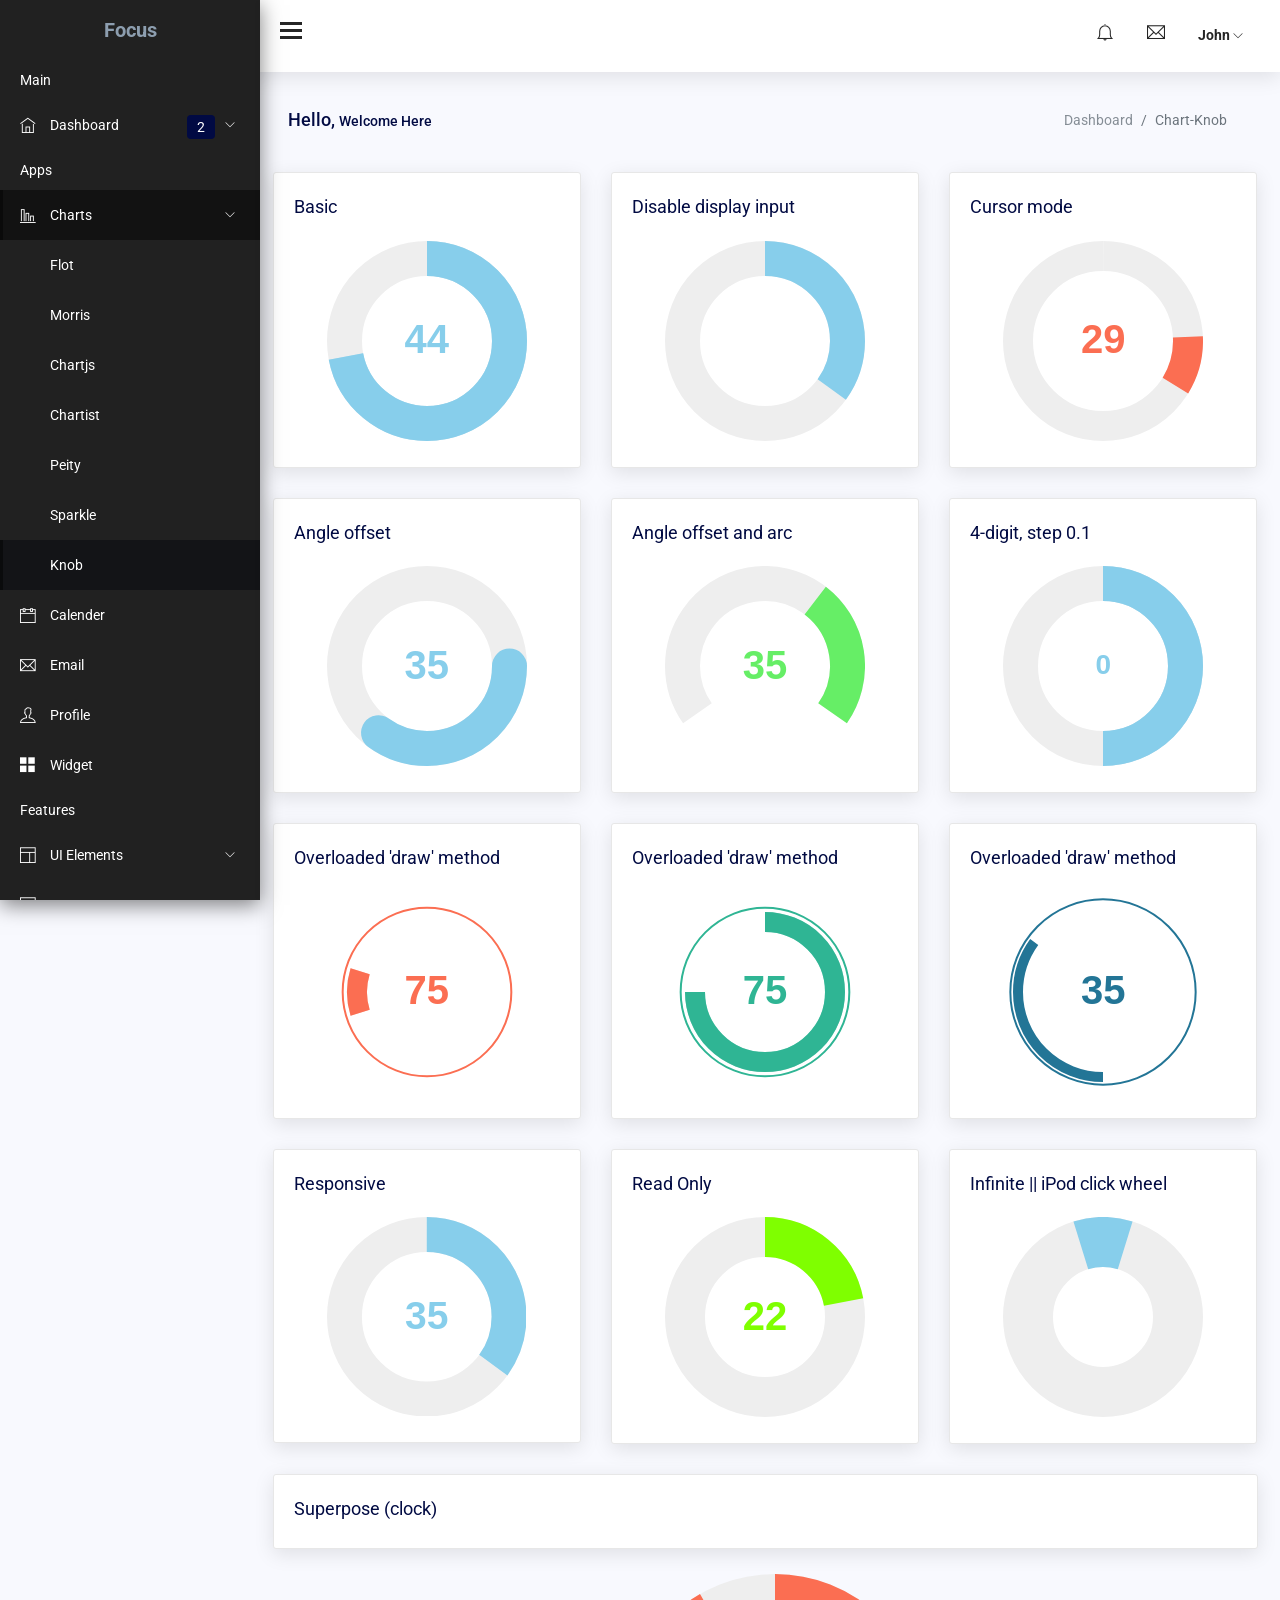
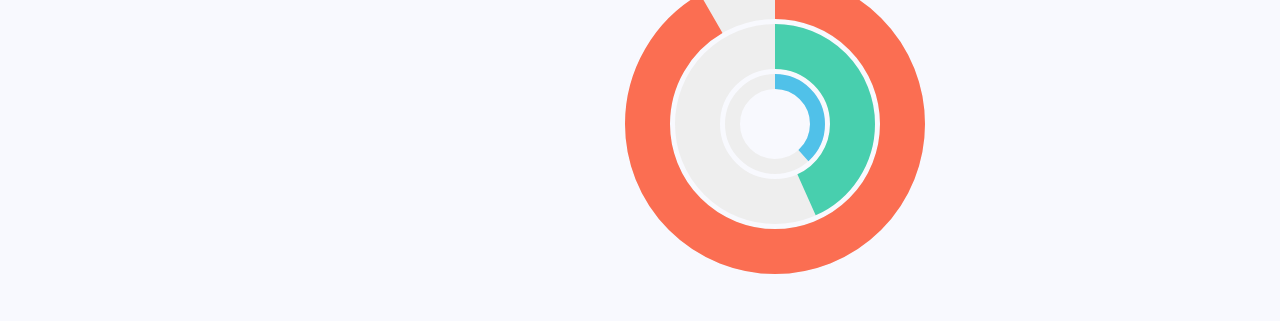
<file: Views/dashboard/chart-knob.html>
<!DOCTYPE html>
<html lang="en">

  <head>
    <meta charset="utf-8">
    <meta http-equiv="X-UA-Compatible" content="IE=edge">
    <meta name="viewport" content="width=device-width, initial-scale=1">

    <title>Focus Admin: Knob</title>

    <!-- ================= Favicon ================== -->
    <!-- Standard -->
    <link rel="shortcut icon" href="http://placehold.it/64.png/000/fff">
    <!-- Retina iPad Touch Icon-->
    <link rel="apple-touch-icon" sizes="144x144" href="http://placehold.it/144.png/000/fff">
    <!-- Retina iPhone Touch Icon-->
    <link rel="apple-touch-icon" sizes="114x114" href="http://placehold.it/114.png/000/fff">
    <!-- Standard iPad Touch Icon-->
    <link rel="apple-touch-icon" sizes="72x72" href="http://placehold.it/72.png/000/fff">
    <!-- Standard iPhone Touch Icon-->
    <link rel="apple-touch-icon" sizes="57x57" href="http://placehold.it/57.png/000/fff">

    <!-- Styles -->
    <link href="css/lib/font-awesome.min.css" rel="stylesheet">
    <link href="css/lib/themify-icons.css" rel="stylesheet">
    <link href="css/lib/menubar/sidebar.css" rel="stylesheet">
    <link href="css/lib/bootstrap.min.css" rel="stylesheet">
    
    <link href="css/lib/helper.css" rel="stylesheet">
    <link href="css/style.css" rel="stylesheet">


  </head>

  <body>

    <div class="sidebar sidebar-hide-to-small sidebar-shrink sidebar-gestures">
      <div class="nano">
        <div class="nano-content">
          <div class="logo"><a href="index.html"><!-- <img src="images/logo.png" alt="" /> --><span>Focus</span></a></div>
          <ul>
            <li class="label">Main</li>
            <li><a class="sidebar-sub-toggle"><i class="ti-home"></i> Dashboard <span class="badge badge-primary">2</span> <span class="sidebar-collapse-icon ti-angle-down"></span></a>
              <ul>
                <li><a href="index.html">Dashboard 1</a></li>
                <li><a href="index.html">Dashboard 2</a></li>
                
                
                
              </ul>
            </li>

            <li class="label">Apps</li>
            <li><a class="sidebar-sub-toggle"><i class="ti-bar-chart-alt"></i>  Charts  <span class="sidebar-collapse-icon ti-angle-down"></span></a>
              <ul>
                <li><a href="chart-flot.html">Flot</a></li>
                <li><a href="chart-morris.html">Morris</a></li>
                <li><a href="chartjs.html">Chartjs</a></li>
                <li><a href="chartist.html">Chartist</a></li>
                <li><a href="chart-peity.html">Peity</a></li>
                <li><a href="chart-sparkline.html">Sparkle</a></li>
                <li><a href="chart-knob.html">Knob</a></li>
              </ul>
            </li>
            <li><a href="app-event-calender.html"><i class="ti-calendar"></i> Calender </a></li>
            <li><a href="app-email.html"><i class="ti-email"></i> Email</a></li>
            <li><a href="app-profile.html"><i class="ti-user"></i> Profile</a></li>
            <li><a href="app-widget-card.html"><i class="ti-layout-grid2-alt"></i> Widget</a></li>
            <li class="label">Features</li>
            <li><a class="sidebar-sub-toggle"><i class="ti-layout"></i> UI Elements <span class="sidebar-collapse-icon ti-angle-down"></span></a>
              <ul>
                <li><a href="ui-typography.html">Typography</a></li>
                <li><a href="ui-alerts.html">Alerts</a></li>

                <li><a href="ui-button.html">Button</a></li>
                <li><a href="ui-dropdown.html">Dropdown</a></li>

                <li><a href="ui-list-group.html">List Group</a></li>

                <li><a href="ui-progressbar.html">Progressbar</a></li>
                <li><a href="ui-tab.html">Tab</a></li>

              </ul>
            </li>
            <li><a class="sidebar-sub-toggle"><i class="ti-panel"></i> Components <span class="sidebar-collapse-icon ti-angle-down"></span></a>
              <ul>
                <li><a href="uc-calendar.html">Calendar</a></li>
                <li><a href="uc-carousel.html">Carousel</a></li>
                <li><a href="uc-weather.html">Weather</a></li>
                <li><a href="uc-datamap.html">Datamap</a></li>
                <li><a href="uc-todo-list.html">To do</a></li>
                <li><a href="uc-scrollable.html">Scrollable</a></li>
                <li><a href="uc-sweetalert.html">Sweet Alert</a></li>
                <li><a href="uc-toastr.html">Toastr</a></li>
                <li><a href="uc-range-slider-basic.html">Basic Range Slider</a></li>
                <li><a href="uc-range-slider-advance.html">Advance Range Slider</a></li>
                <li><a href="uc-nestable.html">Nestable</a></li>

                <li><a href="uc-rating-bar-rating.html">Bar Rating</a></li>
                <li><a href="uc-rating-jRate.html">jRate</a></li>
              </ul>
            </li>
            <li><a class="sidebar-sub-toggle"><i class="ti-layout-grid4-alt"></i> Table <span class="sidebar-collapse-icon ti-angle-down"></span></a>
              <ul>
                <li><a href="table-basic.html">Basic</a></li>

                <li><a href="table-export.html">Datatable Export</a></li>
                <li><a href="table-row-select.html">Datatable Row Select</a></li>
                <li><a href="table-jsgrid.html">Editable </a></li>
              </ul>
            </li>
            <li><a class="sidebar-sub-toggle"><i class="ti-heart"></i> Icons <span class="sidebar-collapse-icon ti-angle-down"></span></a>
              <ul>
                <li><a href="font-themify.html">Themify</a></li>
              </ul>
            </li>
            <li><a class="sidebar-sub-toggle"><i class="ti-map"></i> Maps <span class="sidebar-collapse-icon ti-angle-down"></span></a>
              <ul>
                <li><a href="gmaps.html">Basic</a></li>
                <li><a href="vector-map.html">Vector Map</a></li>
              </ul>
            </li>
            <li class="label">Form</li>
            <li><a href="form-basic.html"><i class="ti-view-list-alt"></i> Basic Form </a></li>
            <li class="label">Extra</li>
            <li><a class="sidebar-sub-toggle"><i class="ti-files"></i> Invoice <span class="sidebar-collapse-icon ti-angle-down"></span></a>
              <ul>
                <li><a href="invoice.html">Basic</a></li>
                <li><a href="invoice-editable.html">Editable</a></li>
              </ul>
            </li>
            <li><a class="sidebar-sub-toggle"><i class="ti-target"></i> Pages <span class="sidebar-collapse-icon ti-angle-down"></span></a>
              <ul>
                <li><a href="page-login.html">Login</a></li>
                <li><a href="page-register.html">Register</a></li>
                <li><a href="page-reset-password.html">Forgot password</a></li>
              </ul>
            </li>
            <li><a href="../documentation/index.html"><i class="ti-file"></i> Documentation</a></li>
            <li><a><i class="ti-close"></i> Logout</a></li>
          </ul>
        </div>
      </div>
    </div>
    <!-- /# sidebar -->


    <div class="header">
        <div class="container-fluid">
            <div class="row">
                <div class="col-lg-12">
                    <div class="float-left">
                        <div class="hamburger sidebar-toggle">
                            <span class="line"></span>
                            <span class="line"></span>
                            <span class="line"></span>
                        </div>
                    </div>
                    <div class="float-right">
                        <div class="dropdown dib">
                            <div class="header-icon" data-toggle="dropdown">
                                <i class="ti-bell"></i>
                                <div class="drop-down dropdown-menu dropdown-menu-right">
                                    <div class="dropdown-content-heading">
                                        <span class="text-left">Recent Notifications</span>
                                    </div>
                                    <div class="dropdown-content-body">
                                        <ul>
                                            <li>
                                                <a href="#">
                                                    <img class="pull-left m-r-10 avatar-img" src="images/avatar/3.jpg" alt="" />
                                                    <div class="notification-content">
                                                        <small class="notification-timestamp pull-right">02:34 PM</small>
                                                        <div class="notification-heading">Mr. John</div>
                                                        <div class="notification-text">5 members joined today </div>
                                                    </div>
                                                </a>
                                            </li>
                                            <li>
                                                <a href="#">
                                                    <img class="pull-left m-r-10 avatar-img" src="images/avatar/3.jpg" alt="" />
                                                    <div class="notification-content">
                                                        <small class="notification-timestamp pull-right">02:34 PM</small>
                                                        <div class="notification-heading">Mariam</div>
                                                        <div class="notification-text">likes a photo of you</div>
                                                    </div>
                                                </a>
                                            </li>
                                            <li>
                                                <a href="#">
                                                    <img class="pull-left m-r-10 avatar-img" src="images/avatar/3.jpg" alt="" />
                                                    <div class="notification-content">
                                                        <small class="notification-timestamp pull-right">02:34 PM</small>
                                                        <div class="notification-heading">Tasnim</div>
                                                        <div class="notification-text">Hi Teddy, Just wanted to let you ...</div>
                                                    </div>
                                                </a>
                                            </li>
                                            <li>
                                                <a href="#">
                                                    <img class="pull-left m-r-10 avatar-img" src="images/avatar/3.jpg" alt="" />
                                                    <div class="notification-content">
                                                        <small class="notification-timestamp pull-right">02:34 PM</small>
                                                        <div class="notification-heading">Mr. John</div>
                                                        <div class="notification-text">Hi Teddy, Just wanted to let you ...</div>
                                                    </div>
                                                </a>
                                            </li>
                                            <li class="text-center">
                                                <a href="#" class="more-link">See All</a>
                                            </li>
                                        </ul>
                                    </div>
                                </div>
                            </div>
                        </div>
                        <div class="dropdown dib">
                            <div class="header-icon" data-toggle="dropdown">
                                <i class="ti-email"></i>
                                <div class="drop-down dropdown-menu dropdown-menu-right">
                                    <div class="dropdown-content-heading">
                                        <span class="text-left">2 New Messages</span>
                                        <a href="email.html">
                                            <i class="ti-pencil-alt pull-right"></i>
                                        </a>
                                    </div>
                                    <div class="dropdown-content-body">
                                        <ul>
                                            <li class="notification-unread">
                                                <a href="#">
                                                    <img class="pull-left m-r-10 avatar-img" src="images/avatar/1.jpg" alt="" />
                                                    <div class="notification-content">
                                                        <small class="notification-timestamp pull-right">02:34 PM</small>
                                                        <div class="notification-heading">Michael Qin</div>
                                                        <div class="notification-text">Hi Teddy, Just wanted to let you ...</div>
                                                    </div>
                                                </a>
                                            </li>
                                            <li class="notification-unread">
                                                <a href="#">
                                                    <img class="pull-left m-r-10 avatar-img" src="images/avatar/2.jpg" alt="" />
                                                    <div class="notification-content">
                                                        <small class="notification-timestamp pull-right">02:34 PM</small>
                                                        <div class="notification-heading">Mr. John</div>
                                                        <div class="notification-text">Hi Teddy, Just wanted to let you ...</div>
                                                    </div>
                                                </a>
                                            </li>
                                            <li>
                                                <a href="#">
                                                    <img class="pull-left m-r-10 avatar-img" src="images/avatar/3.jpg" alt="" />
                                                    <div class="notification-content">
                                                        <small class="notification-timestamp pull-right">02:34 PM</small>
                                                        <div class="notification-heading">Michael Qin</div>
                                                        <div class="notification-text">Hi Teddy, Just wanted to let you ...</div>
                                                    </div>
                                                </a>
                                            </li>
                                            <li>
                                                <a href="#">
                                                    <img class="pull-left m-r-10 avatar-img" src="images/avatar/2.jpg" alt="" />
                                                    <div class="notification-content">
                                                        <small class="notification-timestamp pull-right">02:34 PM</small>
                                                        <div class="notification-heading">Mr. John</div>
                                                        <div class="notification-text">Hi Teddy, Just wanted to let you ...</div>
                                                    </div>
                                                </a>
                                            </li>
                                            <li class="text-center">
                                                <a href="#" class="more-link">See All</a>
                                            </li>
                                        </ul>
                                    </div>
                                </div>
                            </div>
                        </div>
                        <div class="dropdown dib">
                            <div class="header-icon" data-toggle="dropdown">
                                <span class="user-avatar">John
                                    <i class="ti-angle-down f-s-10"></i>
                                </span>
                                <div class="drop-down dropdown-profile dropdown-menu dropdown-menu-right">
                                    <div class="dropdown-content-heading">
                                        <span class="text-left">Upgrade Now</span>
                                        <p class="trial-day">30 Days Trail</p>
                                    </div>
                                    <div class="dropdown-content-body">
                                        <ul>
                                            <li>
                                                <a href="#">
                                                    <i class="ti-user"></i>
                                                    <span>Profile</span>
                                                </a>
                                            </li>

                                            <li>
                                                <a href="#">
                                                    <i class="ti-email"></i>
                                                    <span>Inbox</span>
                                                </a>
                                            </li>
                                            <li>
                                                <a href="#">
                                                    <i class="ti-settings"></i>
                                                    <span>Setting</span>
                                                </a>
                                            </li>

                                            <li>
                                                <a href="#">
                                                    <i class="ti-lock"></i>
                                                    <span>Lock Screen</span>
                                                </a>
                                            </li>
                                            <li>
                                                <a href="#">
                                                    <i class="ti-power-off"></i>
                                                    <span>Logout</span>
                                                </a>
                                            </li>
                                        </ul>
                                    </div>
                                </div>
                            </div>
                        </div>
                    </div>
                </div>
            </div>
        </div>
    </div>



    <div class="content-wrap">
      <div class="main">
        <div class="container-fluid">
          <div class="row">
            <div class="col-lg-8 p-r-0 title-margin-right">
              <div class="page-header">
                <div class="page-title">
                  <h1>Hello, <span>Welcome Here</span></h1>
                </div>
              </div>
            </div>
            <!-- /# column -->
            <div class="col-lg-4 p-l-0 title-margin-left">
              <div class="page-header">
                <div class="page-title">
                  <ol class="breadcrumb">
                    <li class="breadcrumb-item"><a href="#">Dashboard</a></li>
                    <li class="breadcrumb-item active">Chart-Knob</li>
                  </ol>
                </div>
              </div>
            </div>
            <!-- /# column -->
          </div>
          <!-- /# row -->
          <section id="main-content">
            <div class="row">
              <div class="col-lg-4">
                <div class="card nestable-cart">
                  <div class="card-title">
                    <h4>Basic</h4>
                    <div class="card-title-right-icon">
                      <ul>

                      </ul>
                    </div>
                  </div>
                  <div class="card-body m-t-15 text-center text-center">
                    <input class="knob" data-width="200" data-min="-100" data-displayPrevious=true value="44">
                  </div>
                </div>
                <!-- /# card -->
              </div>
              <!-- /# column -->

              <div class="col-lg-4">
                <div class="card nestable-cart">
                  <div class="card-title">
                    <h4>Disable display input</h4>
                    <div class="card-title-right-icon">
                      <ul>

                      </ul>
                    </div>
                  </div>
                  <div class="card-body m-t-15 text-center text-center">
                    <input class="knob" data-width="200" data-displayInput=false value="35"> </div>
                </div>
                <!-- /# card -->
              </div>
              <!-- /# column -->

              <div class="col-lg-4">
                <div class="card nestable-cart">
                  <div class="card-title">
                    <h4>Cursor mode</h4>
                    <div class="card-title-right-icon">
                      <ul>

                      </ul>
                    </div>
                  </div>
                  <div class="card-body m-t-15 text-center text-center">
                    <input class="knob" data-width="200" data-cursor=true data-bgColor="#EEEEEE" data-fgColor="#FB6E52" data-thickness=.3 value="29"> </div>
                  <!-- /# card -->
                </div>
                <!-- /# column -->
              </div>
            </div>
            <div class="row">
              <div class="col-lg-4">
                <div class="card nestable-cart">
                  <div class="card-title">
                    <h4>Angle offset</h4>
                    <div class="card-title-right-icon">
                      <ul>

                      </ul>
                    </div>
                  </div>
                  <div class="card-body m-t-15 text-center text-center">
                    <input class="knob" data-angleOffset=90 data-linecap=round value="35"> </div>
                </div>
                <!-- /# card -->
              </div>
              <!-- /# column -->

              <div class="col-lg-4">
                <div class="card nestable-cart">
                  <div class="card-title">
                    <h4>Angle offset and arc</h4>
                    <div class="card-title-right-icon">
                      <ul>

                      </ul>
                    </div>
                  </div>
                  <div class="card-body m-t-15 text-center text-center">
                    <input class="knob" data-angleOffset=-125 data-angleArc=250 data-fgColor="#66EE66" data-rotation="anticlockwise" value="35"> </div>
                </div>
                <!-- /# card -->
              </div>
              <!-- /# column -->

              <div class="col-lg-4">
                <div class="card nestable-cart">
                  <div class="card-title">
                    <h4>4-digit, step 0.1</h4>
                    <div class="card-title-right-icon">
                      <ul>

                      </ul>
                    </div>
                  </div>
                  <div class="card-body m-t-15 text-center text-center">
                    <input class="knob" data-min="-10000" data-displayPrevious=true data-max="10000" data-step=".1" value="0"> </div>
                  <!-- /# column -->
                </div>
              </div>
            </div>
            <div class="row">
              <div class="col-lg-4">
                <div class="card nestable-cart">
                  <div class="card-title">
                    <h4>Overloaded 'draw' method</h4>
                    <div class="card-title-right-icon">
                      <ul>

                      </ul>
                    </div>
                  </div>
                  <div class="card-body m-t-15 text-center text-center">
                    <input class="knob" data-width="200" data-displayPrevious=true data-bgColor="#EEEEEE" data-fgColor="#FB6E52" data-skin="tron" data-cursor=true value="75" data-thickness=".2">
                  </div>
                </div>
                <!-- /# card -->
              </div>
              <!-- /# column -->

              <div class="col-lg-4">
                <div class="card nestable-cart">
                  <div class="card-title">
                    <h4>Overloaded 'draw' method</h4>
                    <div class="card-title-right-icon">
                      <ul>

                      </ul>
                    </div>
                  </div>
                  <div class="card-body m-t-15 text-center text-center">
                    <input class="knob" data-width="200" data-displayPrevious=true data-bgColor="#2FB594" data-fgColor="#2FB594" data-skin="tron" data-thickness=".2" value="75">
                  </div>
                  <!-- /# card -->
                </div>
                <!-- /# column -->
              </div>

              <div class="col-lg-4">
                <div class="card nestable-cart">
                  <div class="card-title">
                    <h4>Overloaded 'draw' method</h4>
                    <div class="card-title-right-icon">
                      <ul>

                      </ul>
                    </div>
                  </div>
                  <div class="card-body m-t-15 text-center text-center">
                    <input class="knob" data-width="200" data-angleOffset="180" data-bgColor="#237596" data-fgColor="#237596" data-skin="tron" data-thickness=".1" value="35"> </div>
                  <!-- /# column -->
                </div>
              </div>
            </div>
            <div class="row">
              <div class="col-lg-4">
                <div class="card nestable-cart">
                  <div class="card-title">
                    <h4>Responsive</h4>
                    <div class="card-title-right-icon">
                      <ul>

                      </ul>
                    </div>
                  </div>
                  <div class="card-body m-t-15 text-center text-center">
                    <input class="knob" data-width="75%" value="35">
                  </div>
                </div>
                <!-- /# card -->
              </div>
              <!-- /# column -->

              <div class="col-lg-4">
                <div class="card nestable-cart">
                  <div class="card-title">
                    <h4>Read Only</h4>
                    <div class="card-title-right-icon">
                      <ul>

                      </ul>
                    </div>
                  </div>
                  <div class="card-body m-t-15 text-center text-center">
                    <input class="knob" data-fgColor="chartreuse" data-thickness=".4" readonly value="22">
                  </div>
                  <!-- /# card -->
                </div>
                <!-- /# column -->
              </div>

              <div class="col-lg-4">
                <div class="card nestable-cart">
                  <div class="card-title">
                    <h4>Infinite || iPod click wheel</h4>
                    <div class="card-title-right-icon">
                      <ul>

                      </ul>
                    </div>
                  </div>
                  <div class="card-body m-t-15 text-center text-center">
                    <input class="infinite" value="0" data-width="200" data-thickness=".5" data-fgColor="#87CEEB" data-bgColor="#EEEEEE" data-displayInput="false" data-cursor=true>
                  </div>
                </div>
              </div>
            </div>
            <!-- /# row -->
            <div class="row">
              <div class="col-lg-12">
                <div class="card nestable-cart">
                  <div class="card-title">
                    <h4>Superpose (clock)</h4>
                    <div class="card-title-right-icon">
                      <ul>

                      </ul>
                    </div>
                  </div>
                  <divclear:both; "></div>
								<div class="card-body m-t-15 text-center text-center ">
									<div class="superpose ">
										<div class="superclock ">
											<div class="superclock1 ">
												<input class="knob hour " data-min="0 " data-max="24 " data-bgColor="#EEEEEE " data-fgColor="#FB6E52 " data-displayInput=false data-width="300 " data-height="300 " data-thickness=".3 ">
											</div>
											<div class="superclock2 ">
												<input class="knob minute " data-min="0 " data-max="60 " data-bgColor="#EEEEEE " data-fgColor="#48CFAE " data-displayInput=false data-width="200 " data-height="200 " data-thickness=".45 ">
											</div>
											<div class="superclock3 ">
												<input class="knob second " data-min="0 " data-max="60 " data-bgColor="#EEEEEE " data-fgColor="#50C1E9 " data-displayInput=false data-width="100 " data-height="100 " data-thickness=".3 ">
											</div>
										</div>
									</div>
								</div>
							</div>
							<!-- /# card -->
						</div>
						<!-- /# column -->
					</div>
					<!-- /# main content -->
				</section>
    		</div>
    	</div>
    </div>



    
    <!-- jquery vendor -->
    <script src="js/lib/jquery.min.js "></script> <script src="js/lib/jquery.nanoscroller.min.js "></script>
    <!-- nano scroller -->
    <script src="js/lib/menubar/sidebar.js "></script>
    <script src="js/lib/preloader/pace.min.js "></script>
    <!-- sidebar -->
    <script src="js/lib/bootstrap.min.js "></script>
    <!-- bootstrap -->


    <!--ION Range Slider JS-->
    <script src="js/lib/knob/jquery.knob.min.js "></script>
    <script src="js/lib/knob/knob.init.js "></script>
    <!-- scripit init-->
    <script src="js/scripts.js "></script>

    <script>
    </script>
</body>

</html>
</file>
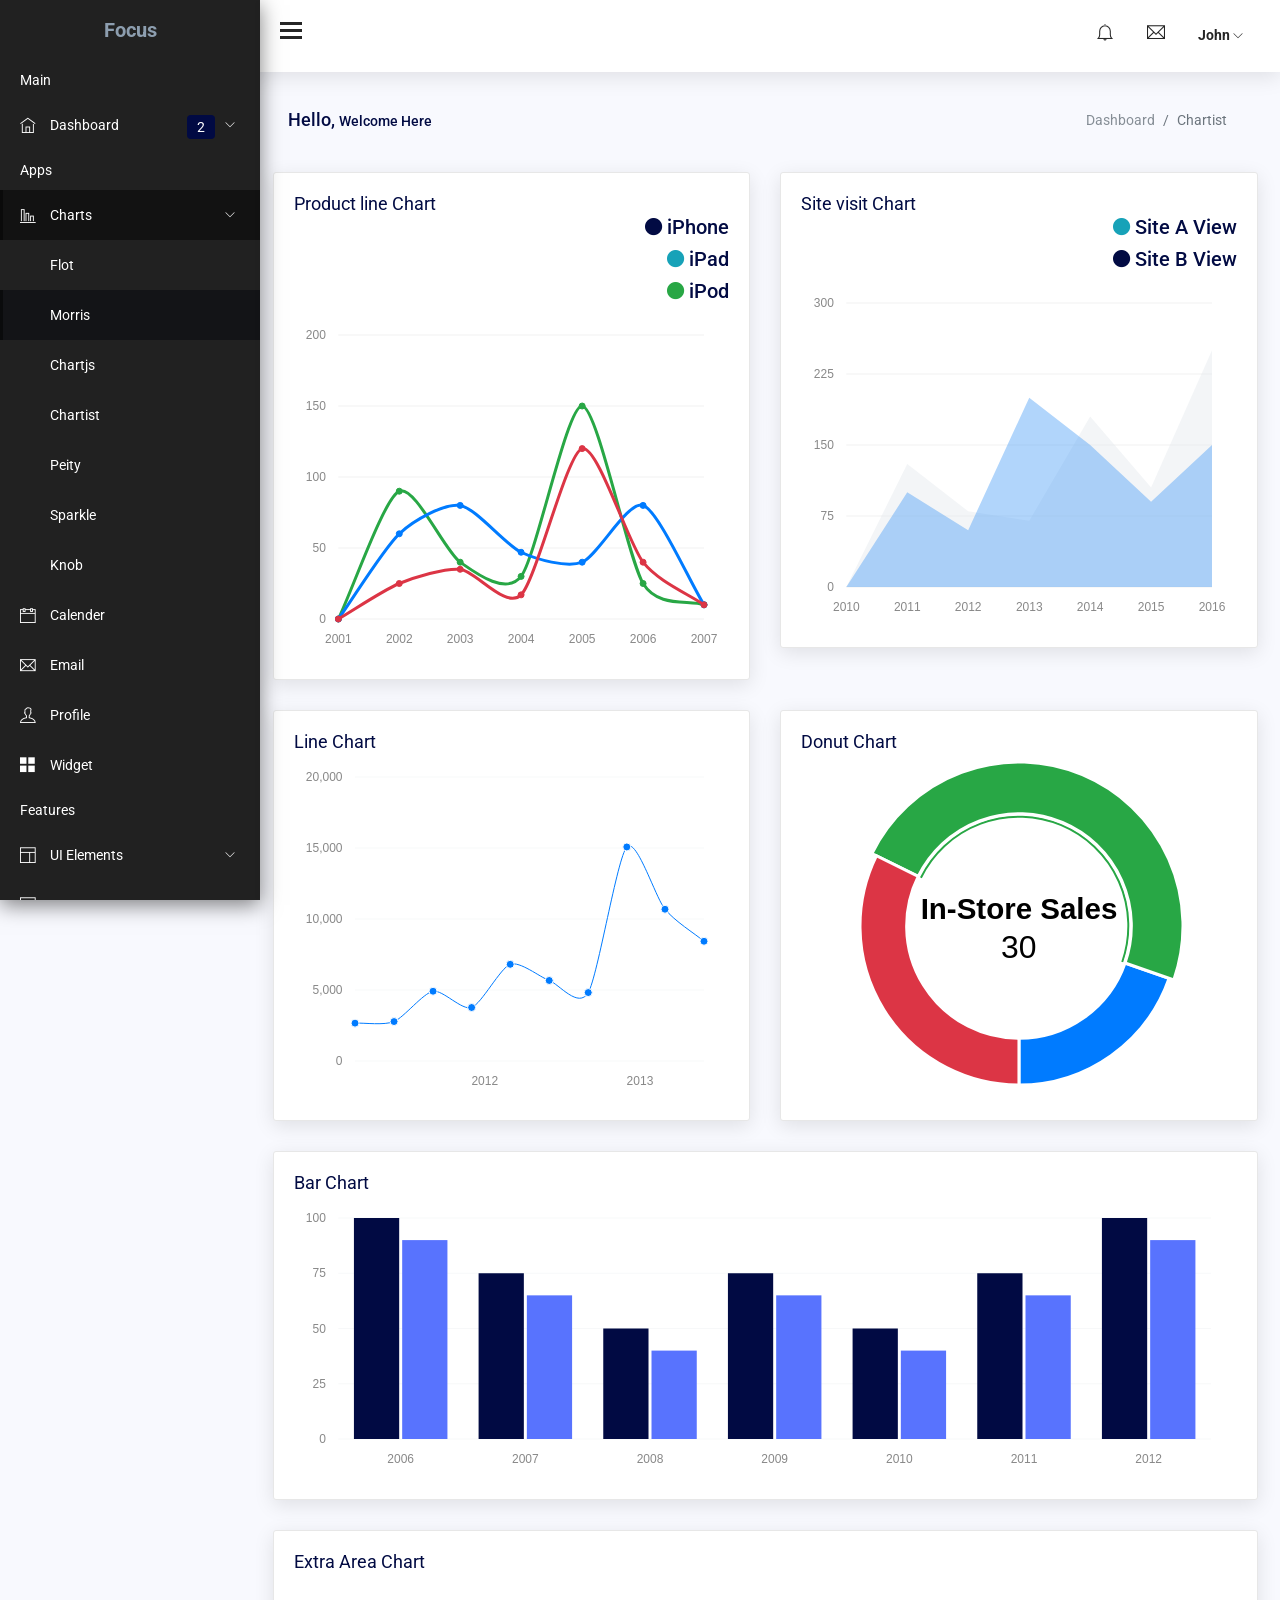
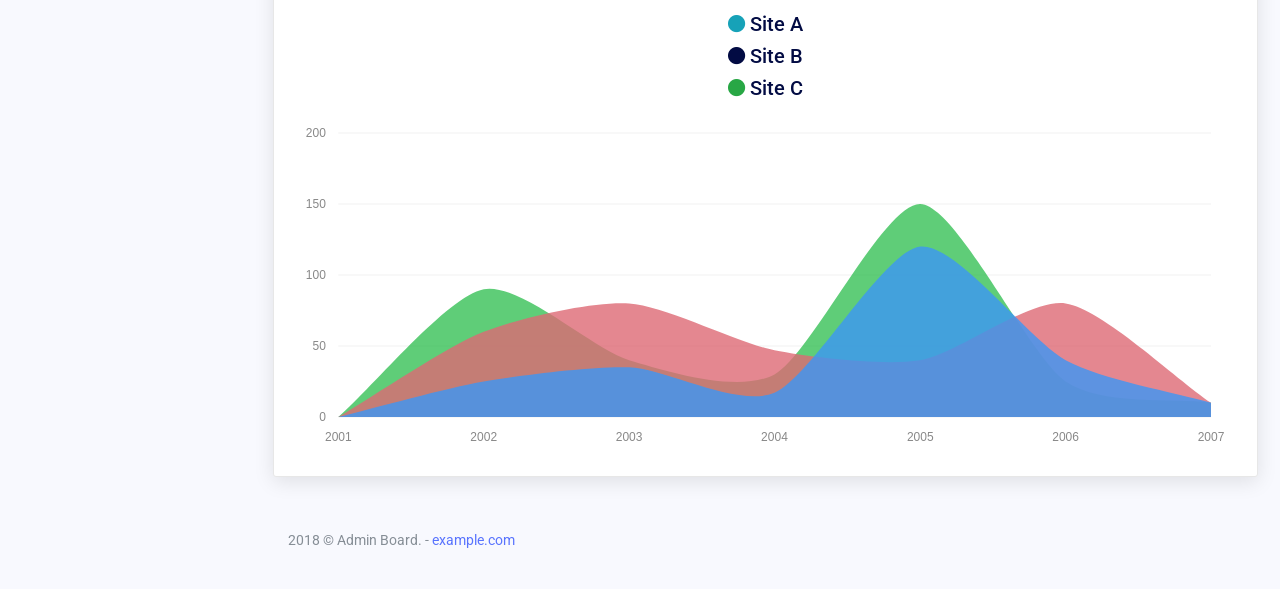
<file: Views/dashboard/chart-morris.html>
<!DOCTYPE html>
<html lang="en">

<head>
    <meta charset="utf-8">
    <meta http-equiv="X-UA-Compatible" content="IE=edge">
    <meta name="viewport" content="width=device-width, initial-scale=1">

    <title>Focus Admin: Chartist</title>

    <!-- ================= Favicon ================== -->
    <!-- Standard -->
    <link rel="shortcut icon" href="http://placehold.it/64.png/000/fff">
    <!-- Retina iPad Touch Icon-->
    <link rel="apple-touch-icon" sizes="144x144" href="http://placehold.it/144.png/000/fff">
    <!-- Retina iPhone Touch Icon-->
    <link rel="apple-touch-icon" sizes="114x114" href="http://placehold.it/114.png/000/fff">
    <!-- Standard iPad Touch Icon-->
    <link rel="apple-touch-icon" sizes="72x72" href="http://placehold.it/72.png/000/fff">
    <!-- Standard iPhone Touch Icon-->
    <link rel="apple-touch-icon" sizes="57x57" href="http://placehold.it/57.png/000/fff">

    <!-- Styles -->
    <link href="css/lib/chartist/chartist.min.css" rel="stylesheet">
    <link href="css/lib/font-awesome.min.css" rel="stylesheet">
    <link href="css/lib/themify-icons.css" rel="stylesheet">
    <link href="css/lib/menubar/sidebar.css" rel="stylesheet">
    <link href="css/lib/bootstrap.min.css" rel="stylesheet">
    <link href="css/lib/helper.css" rel="stylesheet">
    <link href="css/style.css" rel="stylesheet">
</head>

<body>

        <div class="sidebar sidebar-hide-to-small sidebar-shrink sidebar-gestures">
            <div class="nano">
                <div class="nano-content">
                    <div class="logo"><a href="index.html"><!-- <img src="images/logo.png" alt="" /> --><span>Focus</span></a></div>
                    <ul>
                        <li class="label">Main</li>
                        <li><a class="sidebar-sub-toggle"><i class="ti-home"></i> Dashboard <span class="badge badge-primary">2</span> <span class="sidebar-collapse-icon ti-angle-down"></span></a>
                            <ul>
                                <li><a href="index.html">Dashboard 1</a></li>
                                <li><a href="index.html">Dashboard 2</a></li>
                                
                                
                                
                            </ul>
                        </li>

                        <li class="label">Apps</li>
                        <li><a class="sidebar-sub-toggle"><i class="ti-bar-chart-alt"></i>  Charts  <span class="sidebar-collapse-icon ti-angle-down"></span></a>
                            <ul>
                                <li><a href="chart-flot.html">Flot</a></li>
                                <li><a href="chart-morris.html">Morris</a></li>
                                <li><a href="chartjs.html">Chartjs</a></li>
                                <li><a href="chartist.html">Chartist</a></li>
                                <li><a href="chart-peity.html">Peity</a></li>
                                <li><a href="chart-sparkline.html">Sparkle</a></li>
                                <li><a href="chart-knob.html">Knob</a></li>
                            </ul>
                        </li>
                        <li><a href="app-event-calender.html"><i class="ti-calendar"></i> Calender </a></li>
                        <li><a href="app-email.html"><i class="ti-email"></i> Email</a></li>
                        <li><a href="app-profile.html"><i class="ti-user"></i> Profile</a></li>
                        <li><a href="app-widget-card.html"><i class="ti-layout-grid2-alt"></i> Widget</a></li>
                        <li class="label">Features</li>
                        <li><a class="sidebar-sub-toggle"><i class="ti-layout"></i> UI Elements <span class="sidebar-collapse-icon ti-angle-down"></span></a>
                            <ul>
                                <li><a href="ui-typography.html">Typography</a></li>
                                <li><a href="ui-alerts.html">Alerts</a></li>
                                
                                <li><a href="ui-button.html">Button</a></li>
                                <li><a href="ui-dropdown.html">Dropdown</a></li>
                               
                                <li><a href="ui-list-group.html">List Group</a></li>
                                
                                <li><a href="ui-progressbar.html">Progressbar</a></li>
                                <li><a href="ui-tab.html">Tab</a></li>
                                
                            </ul>
                        </li>
                        <li><a class="sidebar-sub-toggle"><i class="ti-panel"></i> Components <span class="sidebar-collapse-icon ti-angle-down"></span></a>
                            <ul>
                                <li><a href="uc-calendar.html">Calendar</a></li>
                                <li><a href="uc-carousel.html">Carousel</a></li>
                                <li><a href="uc-weather.html">Weather</a></li>
                                <li><a href="uc-datamap.html">Datamap</a></li>
                                <li><a href="uc-todo-list.html">To do</a></li>
                                <li><a href="uc-scrollable.html">Scrollable</a></li>
                                <li><a href="uc-sweetalert.html">Sweet Alert</a></li>
                                <li><a href="uc-toastr.html">Toastr</a></li>
                                <li><a href="uc-range-slider-basic.html">Basic Range Slider</a></li>
                                <li><a href="uc-range-slider-advance.html">Advance Range Slider</a></li>
                                <li><a href="uc-nestable.html">Nestable</a></li>
                                
                                <li><a href="uc-rating-bar-rating.html">Bar Rating</a></li>
                                <li><a href="uc-rating-jRate.html">jRate</a></li>
                            </ul>
                        </li>
                        <li><a class="sidebar-sub-toggle"><i class="ti-layout-grid4-alt"></i> Table <span class="sidebar-collapse-icon ti-angle-down"></span></a>
                            <ul>
                                <li><a href="table-basic.html">Basic</a></li>
                               
                                <li><a href="table-export.html">Datatable Export</a></li>
                                <li><a href="table-row-select.html">Datatable Row Select</a></li>
                                <li><a href="table-jsgrid.html">Editable </a></li>
                            </ul>
                        </li>
                        <li><a class="sidebar-sub-toggle"><i class="ti-heart"></i> Icons <span class="sidebar-collapse-icon ti-angle-down"></span></a>
                            <ul>
                                <li><a href="font-themify.html">Themify</a></li>
                            </ul>
                        </li>
                        <li><a class="sidebar-sub-toggle"><i class="ti-map"></i> Maps <span class="sidebar-collapse-icon ti-angle-down"></span></a>
                            <ul>
                                <li><a href="gmaps.html">Basic</a></li>
                                <li><a href="vector-map.html">Vector Map</a></li>
                            </ul>
                        </li>
                        <li class="label">Form</li>
                        <li><a href="form-basic.html"><i class="ti-view-list-alt"></i> Basic Form </a></li>
                        <li class="label">Extra</li>
                        <li><a class="sidebar-sub-toggle"><i class="ti-files"></i> Invoice <span class="sidebar-collapse-icon ti-angle-down"></span></a>
                            <ul>
                                <li><a href="invoice.html">Basic</a></li>
                                <li><a href="invoice-editable.html">Editable</a></li>
                            </ul>
                        </li>
                        <li><a class="sidebar-sub-toggle"><i class="ti-target"></i> Pages <span class="sidebar-collapse-icon ti-angle-down"></span></a>
                            <ul>
                                <li><a href="page-login.html">Login</a></li>
                                <li><a href="page-register.html">Register</a></li>
                                <li><a href="page-reset-password.html">Forgot password</a></li>
                            </ul>
                        </li>
                        <li><a href="../documentation/index.html"><i class="ti-file"></i> Documentation</a></li>
                        <li><a><i class="ti-close"></i> Logout</a></li>
                    </ul>
                </div>
            </div>
        </div>
        <!-- /# sidebar -->


    <div class="header">
        <div class="container-fluid">
            <div class="row">
                <div class="col-lg-12">
                    <div class="float-left">
                        <div class="hamburger sidebar-toggle">
                            <span class="line"></span>
                            <span class="line"></span>
                            <span class="line"></span>
                        </div>
                    </div>
                    <div class="float-right">
                        <div class="dropdown dib">
                            <div class="header-icon" data-toggle="dropdown">
                                <i class="ti-bell"></i>
                                <div class="drop-down dropdown-menu dropdown-menu-right">
                                    <div class="dropdown-content-heading">
                                        <span class="text-left">Recent Notifications</span>
                                    </div>
                                    <div class="dropdown-content-body">
                                        <ul>
                                            <li>
                                                <a href="#">
                                                    <img class="pull-left m-r-10 avatar-img" src="images/avatar/3.jpg" alt="" />
                                                    <div class="notification-content">
                                                        <small class="notification-timestamp pull-right">02:34 PM</small>
                                                        <div class="notification-heading">Mr. John</div>
                                                        <div class="notification-text">5 members joined today </div>
                                                    </div>
                                                </a>
                                            </li>
                                            <li>
                                                <a href="#">
                                                    <img class="pull-left m-r-10 avatar-img" src="images/avatar/3.jpg" alt="" />
                                                    <div class="notification-content">
                                                        <small class="notification-timestamp pull-right">02:34 PM</small>
                                                        <div class="notification-heading">Mariam</div>
                                                        <div class="notification-text">likes a photo of you</div>
                                                    </div>
                                                </a>
                                            </li>
                                            <li>
                                                <a href="#">
                                                    <img class="pull-left m-r-10 avatar-img" src="images/avatar/3.jpg" alt="" />
                                                    <div class="notification-content">
                                                        <small class="notification-timestamp pull-right">02:34 PM</small>
                                                        <div class="notification-heading">Tasnim</div>
                                                        <div class="notification-text">Hi Teddy, Just wanted to let you ...</div>
                                                    </div>
                                                </a>
                                            </li>
                                            <li>
                                                <a href="#">
                                                    <img class="pull-left m-r-10 avatar-img" src="images/avatar/3.jpg" alt="" />
                                                    <div class="notification-content">
                                                        <small class="notification-timestamp pull-right">02:34 PM</small>
                                                        <div class="notification-heading">Mr. John</div>
                                                        <div class="notification-text">Hi Teddy, Just wanted to let you ...</div>
                                                    </div>
                                                </a>
                                            </li>
                                            <li class="text-center">
                                                <a href="#" class="more-link">See All</a>
                                            </li>
                                        </ul>
                                    </div>
                                </div>
                            </div>
                        </div>
                        <div class="dropdown dib">
                            <div class="header-icon" data-toggle="dropdown">
                                <i class="ti-email"></i>
                                <div class="drop-down dropdown-menu dropdown-menu-right">
                                    <div class="dropdown-content-heading">
                                        <span class="text-left">2 New Messages</span>
                                        <a href="email.html">
                                            <i class="ti-pencil-alt pull-right"></i>
                                        </a>
                                    </div>
                                    <div class="dropdown-content-body">
                                        <ul>
                                            <li class="notification-unread">
                                                <a href="#">
                                                    <img class="pull-left m-r-10 avatar-img" src="images/avatar/1.jpg" alt="" />
                                                    <div class="notification-content">
                                                        <small class="notification-timestamp pull-right">02:34 PM</small>
                                                        <div class="notification-heading">Michael Qin</div>
                                                        <div class="notification-text">Hi Teddy, Just wanted to let you ...</div>
                                                    </div>
                                                </a>
                                            </li>
                                            <li class="notification-unread">
                                                <a href="#">
                                                    <img class="pull-left m-r-10 avatar-img" src="images/avatar/2.jpg" alt="" />
                                                    <div class="notification-content">
                                                        <small class="notification-timestamp pull-right">02:34 PM</small>
                                                        <div class="notification-heading">Mr. John</div>
                                                        <div class="notification-text">Hi Teddy, Just wanted to let you ...</div>
                                                    </div>
                                                </a>
                                            </li>
                                            <li>
                                                <a href="#">
                                                    <img class="pull-left m-r-10 avatar-img" src="images/avatar/3.jpg" alt="" />
                                                    <div class="notification-content">
                                                        <small class="notification-timestamp pull-right">02:34 PM</small>
                                                        <div class="notification-heading">Michael Qin</div>
                                                        <div class="notification-text">Hi Teddy, Just wanted to let you ...</div>
                                                    </div>
                                                </a>
                                            </li>
                                            <li>
                                                <a href="#">
                                                    <img class="pull-left m-r-10 avatar-img" src="images/avatar/2.jpg" alt="" />
                                                    <div class="notification-content">
                                                        <small class="notification-timestamp pull-right">02:34 PM</small>
                                                        <div class="notification-heading">Mr. John</div>
                                                        <div class="notification-text">Hi Teddy, Just wanted to let you ...</div>
                                                    </div>
                                                </a>
                                            </li>
                                            <li class="text-center">
                                                <a href="#" class="more-link">See All</a>
                                            </li>
                                        </ul>
                                    </div>
                                </div>
                            </div>
                        </div>
                        <div class="dropdown dib">
                            <div class="header-icon" data-toggle="dropdown">
                                <span class="user-avatar">John
                                    <i class="ti-angle-down f-s-10"></i>
                                </span>
                                <div class="drop-down dropdown-profile dropdown-menu dropdown-menu-right">
                                    <div class="dropdown-content-heading">
                                        <span class="text-left">Upgrade Now</span>
                                        <p class="trial-day">30 Days Trail</p>
                                    </div>
                                    <div class="dropdown-content-body">
                                        <ul>
                                            <li>
                                                <a href="#">
                                                    <i class="ti-user"></i>
                                                    <span>Profile</span>
                                                </a>
                                            </li>

                                            <li>
                                                <a href="#">
                                                    <i class="ti-email"></i>
                                                    <span>Inbox</span>
                                                </a>
                                            </li>
                                            <li>
                                                <a href="#">
                                                    <i class="ti-settings"></i>
                                                    <span>Setting</span>
                                                </a>
                                            </li>

                                            <li>
                                                <a href="#">
                                                    <i class="ti-lock"></i>
                                                    <span>Lock Screen</span>
                                                </a>
                                            </li>
                                            <li>
                                                <a href="#">
                                                    <i class="ti-power-off"></i>
                                                    <span>Logout</span>
                                                </a>
                                            </li>
                                        </ul>
                                    </div>
                                </div>
                            </div>
                        </div>
                    </div>
                </div>
            </div>
        </div>
    </div>




    <div class="content-wrap">
        <div class="main">
            <div class="container-fluid">
                <div class="row">
                    <div class="col-lg-8 p-r-0 title-margin-right">
                        <div class="page-header">
                            <div class="page-title">
                                <h1>Hello, <span>Welcome Here</span></h1>
                            </div>
                        </div>
                    </div>
                    <!-- /# column -->
                    <div class="col-lg-4 p-l-0 title-margin-left">
                        <div class="page-header">
                            <div class="page-title">
                                <ol class="breadcrumb">
                                    <li class="breadcrumb-item"><a href="#">Dashboard</a></li>
                                    <li class="breadcrumb-item active">Chartist</li>
                                </ol>
                            </div>
                        </div>
                    </div>
                    <!-- /# column -->
                </div>
                <!-- /# row -->
                <section id="main-content">
                    <div class="row">
                        <!-- column -->
                        <div class="col-lg-6">
                            <div class="card">
                                <div class="card-body">
                                    <h4 class="card-title">Product line Chart</h4>
                                    <ul class="list-inline text-right">
                                        <li>
                                            <h5><i class="fa fa-circle m-r-5 text-inverse"></i>iPhone</h5>
                                        </li>
                                        <li>
                                            <h5><i class="fa fa-circle m-r-5 text-info"></i>iPad</h5>
                                        </li>
                                        <li>
                                            <h5><i class="fa fa-circle m-r-5 text-success"></i>iPod</h5>
                                        </li>
                                    </ul>
                                    <div id="morris-area-chart"></div>
                                </div>
                            </div>
                        </div>
                        <!-- column -->
                        <!-- column -->
                        <div class="col-lg-6">
                            <div class="card">
                                <div class="card-body">
                                    <h4 class="card-title">Site visit Chart</h4>
                                    <ul class="list-inline text-right">
                                        <li>
                                            <h5><i class="fa fa-circle m-r-5 text-info"></i>Site A View</h5>
                                        </li>
                                        <li>
                                            <h5><i class="fa fa-circle m-r-5 text-inverse"></i>Site B View</h5>
                                        </li>
                                    </ul>
                                    <div id="morris-area-chart2"></div>
                                </div>
                            </div>
                        </div>
                        <!-- column -->
                        <!-- column -->
                        <div class="col-lg-6">
                            <div class="card">
                                <div class="card-body">
                                    <h4 class="card-title">Line Chart</h4>
                                    <div id="morris-line-chart"></div>
                                </div>
                            </div>
                        </div>
                        <!-- column -->
                        <!-- column -->
                        <div class="col-lg-6">
                            <div class="card">
                                <div class="card-body">
                                    <h4 class="card-title">Donut Chart</h4>
                                    <div id="morris-donut-chart"></div>
                                </div>
                            </div>
                        </div>
                        <!-- column -->
                        <!-- column -->
                        <div class="col-lg-12">
                            <div class="card">
                                <div class="card-body">
                                    <h4 class="card-title">Bar Chart</h4>
                                    <div id="morris-bar-chart"></div>
                                </div>
                            </div>
                        </div>
                        <!-- column -->
                        <!-- column -->
                        <div class="col-lg-12">
                            <div class="card">
                                <div class="card-body">
                                    <h4 class="card-title">Extra Area Chart</h4>
                                    <ul class="list-inline text-center m-t-40">
                                        <li>
                                            <h5><i class="fa fa-circle m-r-5 text-info"></i>Site A</h5>
                                        </li>
                                        <li>
                                            <h5><i class="fa fa-circle m-r-5 text-inverse"></i>Site B</h5>
                                        </li>
                                        <li>
                                            <h5><i class="fa fa-circle m-r-5 text-success"></i>Site C</h5>
                                        </li>
                                    </ul>
                                    <div id="extra-area-chart"></div>
                                </div>
                            </div>
                        </div>
                        <!-- column -->
                    </div>
                    <div class="row">
                        <div class="col-lg-12">
                            <div class="footer">
                                <p>2018 © Admin Board. - <a href="#">example.com</a></p>
                            </div>
                        </div>
                    </div>
                </section>
            </div>
        </div>
    </div>

    
    <!-- jquery vendor -->
    <script src="js/lib/jquery.min.js"></script>
    <script src="js/lib/jquery.nanoscroller.min.js"></script>
    <!-- nano scroller -->
    <script src="js/lib/menubar/sidebar.js"></script>
    <script src="js/lib/preloader/pace.min.js"></script>
    <!-- sidebar -->
    
    <!-- bootstrap -->


    <script src="js/lib/morris-chart/raphael-min.js"></script>
    <script src="js/lib/morris-chart/morris.js"></script>
    <script src="js/lib/morris-chart/morris-init.js"></script>
    <script src="js/lib/bootstrap.min.js"></script><script src="js/scripts.js"></script>
    <!-- scripit init-->

</body>

</html>
</file>
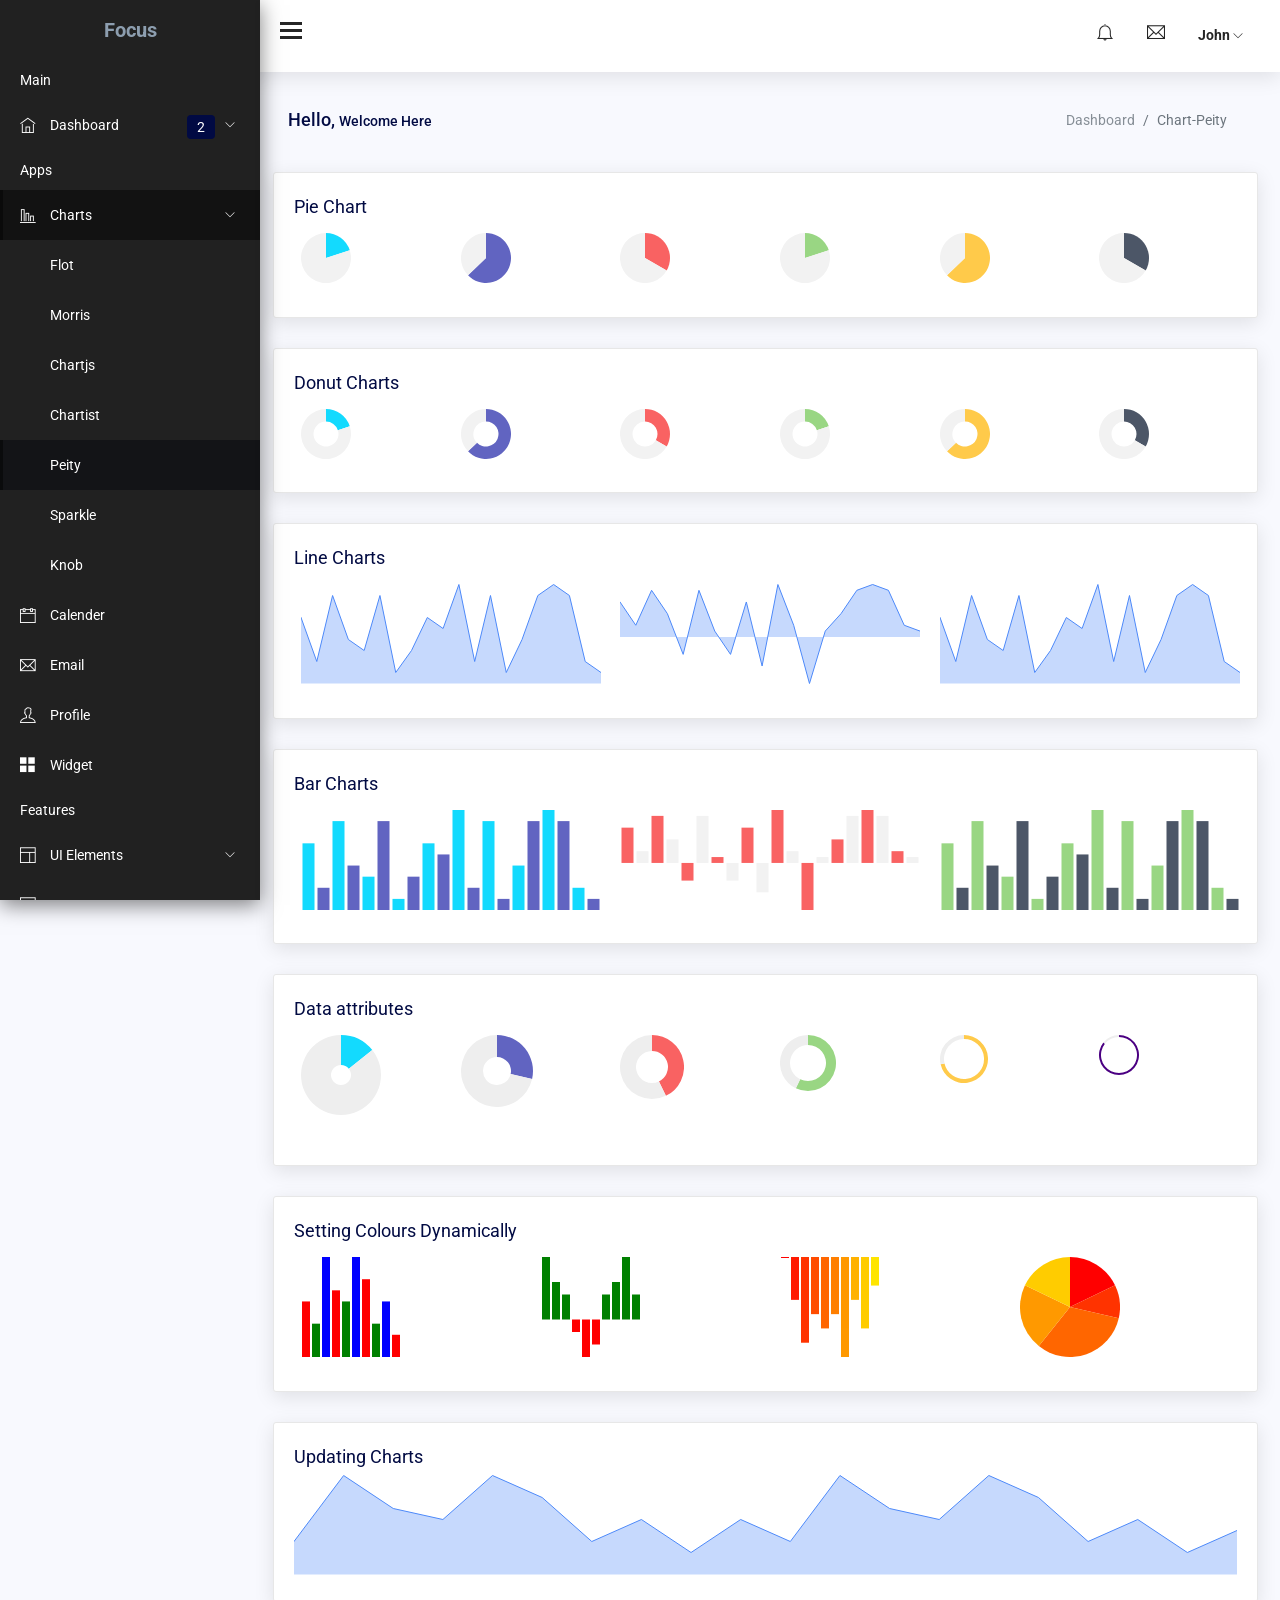
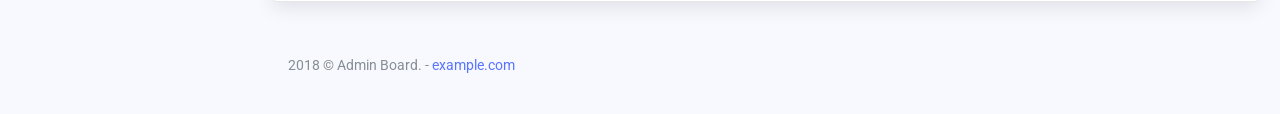
<file: Views/dashboard/chart-peity.html>
<!DOCTYPE html>
<html lang="en">

  <head>
    <meta charset="utf-8">
    <meta http-equiv="X-UA-Compatible" content="IE=edge">
    <meta name="viewport" content="width=device-width, initial-scale=1">

    <title>Focus Admin: Peity Chart</title>

    <!-- ================= Favicon ================== -->
    <!-- Standard -->
    <link rel="shortcut icon" href="http://placehold.it/64.png/000/fff">
    <!-- Retina iPad Touch Icon-->
    <link rel="apple-touch-icon" sizes="144x144" href="http://placehold.it/144.png/000/fff">
    <!-- Retina iPhone Touch Icon-->
    <link rel="apple-touch-icon" sizes="114x114" href="http://placehold.it/114.png/000/fff">
    <!-- Standard iPad Touch Icon-->
    <link rel="apple-touch-icon" sizes="72x72" href="http://placehold.it/72.png/000/fff">
    <!-- Standard iPhone Touch Icon-->
    <link rel="apple-touch-icon" sizes="57x57" href="http://placehold.it/57.png/000/fff">

    <!-- Styles -->
    <link href="css/lib/font-awesome.min.css" rel="stylesheet">
    <link href="css/lib/themify-icons.css" rel="stylesheet">
    <link href="css/lib/menubar/sidebar.css" rel="stylesheet">
    <link href="css/lib/bootstrap.min.css" rel="stylesheet">
    
    <link href="css/lib/helper.css" rel="stylesheet">
    <link href="css/style.css" rel="stylesheet">


  </head>

  <body>

    <div class="sidebar sidebar-hide-to-small sidebar-shrink sidebar-gestures">
      <div class="nano">
        <div class="nano-content">
          <div class="logo"><a href="index.html"><!-- <img src="images/logo.png" alt="" /> --><span>Focus</span></a></div>
          <ul>
            <li class="label">Main</li>
            <li><a class="sidebar-sub-toggle"><i class="ti-home"></i> Dashboard <span class="badge badge-primary">2</span> <span class="sidebar-collapse-icon ti-angle-down"></span></a>
              <ul>
                <li><a href="index.html">Dashboard 1</a></li>
                <li><a href="index.html">Dashboard 2</a></li>
                
                
                
              </ul>
            </li>

            <li class="label">Apps</li>
            <li><a class="sidebar-sub-toggle"><i class="ti-bar-chart-alt"></i>  Charts  <span class="sidebar-collapse-icon ti-angle-down"></span></a>
              <ul>
                <li><a href="chart-flot.html">Flot</a></li>
                <li><a href="chart-morris.html">Morris</a></li>
                <li><a href="chartjs.html">Chartjs</a></li>
                <li><a href="chartist.html">Chartist</a></li>
                <li><a href="chart-peity.html">Peity</a></li>
                <li><a href="chart-sparkline.html">Sparkle</a></li>
                <li><a href="chart-knob.html">Knob</a></li>
              </ul>
            </li>
            <li><a href="app-event-calender.html"><i class="ti-calendar"></i> Calender </a></li>
            <li><a href="app-email.html"><i class="ti-email"></i> Email</a></li>
            <li><a href="app-profile.html"><i class="ti-user"></i> Profile</a></li>
            <li><a href="app-widget-card.html"><i class="ti-layout-grid2-alt"></i> Widget</a></li>
            <li class="label">Features</li>
            <li><a class="sidebar-sub-toggle"><i class="ti-layout"></i> UI Elements <span class="sidebar-collapse-icon ti-angle-down"></span></a>
              <ul>
                <li><a href="ui-typography.html">Typography</a></li>
                <li><a href="ui-alerts.html">Alerts</a></li>

                <li><a href="ui-button.html">Button</a></li>
                <li><a href="ui-dropdown.html">Dropdown</a></li>

                <li><a href="ui-list-group.html">List Group</a></li>

                <li><a href="ui-progressbar.html">Progressbar</a></li>
                <li><a href="ui-tab.html">Tab</a></li>

              </ul>
            </li>
            <li><a class="sidebar-sub-toggle"><i class="ti-panel"></i> Components <span class="sidebar-collapse-icon ti-angle-down"></span></a>
              <ul>
                <li><a href="uc-calendar.html">Calendar</a></li>
                <li><a href="uc-carousel.html">Carousel</a></li>
                <li><a href="uc-weather.html">Weather</a></li>
                <li><a href="uc-datamap.html">Datamap</a></li>
                <li><a href="uc-todo-list.html">To do</a></li>
                <li><a href="uc-scrollable.html">Scrollable</a></li>
                <li><a href="uc-sweetalert.html">Sweet Alert</a></li>
                <li><a href="uc-toastr.html">Toastr</a></li>
                <li><a href="uc-range-slider-basic.html">Basic Range Slider</a></li>
                <li><a href="uc-range-slider-advance.html">Advance Range Slider</a></li>
                <li><a href="uc-nestable.html">Nestable</a></li>

                <li><a href="uc-rating-bar-rating.html">Bar Rating</a></li>
                <li><a href="uc-rating-jRate.html">jRate</a></li>
              </ul>
            </li>
            <li><a class="sidebar-sub-toggle"><i class="ti-layout-grid4-alt"></i> Table <span class="sidebar-collapse-icon ti-angle-down"></span></a>
              <ul>
                <li><a href="table-basic.html">Basic</a></li>

                <li><a href="table-export.html">Datatable Export</a></li>
                <li><a href="table-row-select.html">Datatable Row Select</a></li>
                <li><a href="table-jsgrid.html">Editable </a></li>
              </ul>
            </li>
            <li><a class="sidebar-sub-toggle"><i class="ti-heart"></i> Icons <span class="sidebar-collapse-icon ti-angle-down"></span></a>
              <ul>
                <li><a href="font-themify.html">Themify</a></li>
              </ul>
            </li>
            <li><a class="sidebar-sub-toggle"><i class="ti-map"></i> Maps <span class="sidebar-collapse-icon ti-angle-down"></span></a>
              <ul>
                <li><a href="gmaps.html">Basic</a></li>
                <li><a href="vector-map.html">Vector Map</a></li>
              </ul>
            </li>
            <li class="label">Form</li>
            <li><a href="form-basic.html"><i class="ti-view-list-alt"></i> Basic Form </a></li>
            <li class="label">Extra</li>
            <li><a class="sidebar-sub-toggle"><i class="ti-files"></i> Invoice <span class="sidebar-collapse-icon ti-angle-down"></span></a>
              <ul>
                <li><a href="invoice.html">Basic</a></li>
                <li><a href="invoice-editable.html">Editable</a></li>
              </ul>
            </li>
            <li><a class="sidebar-sub-toggle"><i class="ti-target"></i> Pages <span class="sidebar-collapse-icon ti-angle-down"></span></a>
              <ul>
                <li><a href="page-login.html">Login</a></li>
                <li><a href="page-register.html">Register</a></li>
                <li><a href="page-reset-password.html">Forgot password</a></li>
              </ul>
            </li>
            <li><a href="../documentation/index.html"><i class="ti-file"></i> Documentation</a></li>
            <li><a><i class="ti-close"></i> Logout</a></li>
          </ul>
        </div>
      </div>
    </div>
    <!-- /# sidebar -->


    <div class="header">
        <div class="container-fluid">
            <div class="row">
                <div class="col-lg-12">
                    <div class="float-left">
                        <div class="hamburger sidebar-toggle">
                            <span class="line"></span>
                            <span class="line"></span>
                            <span class="line"></span>
                        </div>
                    </div>
                    <div class="float-right">
                        <div class="dropdown dib">
                            <div class="header-icon" data-toggle="dropdown">
                                <i class="ti-bell"></i>
                                <div class="drop-down dropdown-menu dropdown-menu-right">
                                    <div class="dropdown-content-heading">
                                        <span class="text-left">Recent Notifications</span>
                                    </div>
                                    <div class="dropdown-content-body">
                                        <ul>
                                            <li>
                                                <a href="#">
                                                    <img class="pull-left m-r-10 avatar-img" src="images/avatar/3.jpg" alt="" />
                                                    <div class="notification-content">
                                                        <small class="notification-timestamp pull-right">02:34 PM</small>
                                                        <div class="notification-heading">Mr. John</div>
                                                        <div class="notification-text">5 members joined today </div>
                                                    </div>
                                                </a>
                                            </li>
                                            <li>
                                                <a href="#">
                                                    <img class="pull-left m-r-10 avatar-img" src="images/avatar/3.jpg" alt="" />
                                                    <div class="notification-content">
                                                        <small class="notification-timestamp pull-right">02:34 PM</small>
                                                        <div class="notification-heading">Mariam</div>
                                                        <div class="notification-text">likes a photo of you</div>
                                                    </div>
                                                </a>
                                            </li>
                                            <li>
                                                <a href="#">
                                                    <img class="pull-left m-r-10 avatar-img" src="images/avatar/3.jpg" alt="" />
                                                    <div class="notification-content">
                                                        <small class="notification-timestamp pull-right">02:34 PM</small>
                                                        <div class="notification-heading">Tasnim</div>
                                                        <div class="notification-text">Hi Teddy, Just wanted to let you ...</div>
                                                    </div>
                                                </a>
                                            </li>
                                            <li>
                                                <a href="#">
                                                    <img class="pull-left m-r-10 avatar-img" src="images/avatar/3.jpg" alt="" />
                                                    <div class="notification-content">
                                                        <small class="notification-timestamp pull-right">02:34 PM</small>
                                                        <div class="notification-heading">Mr. John</div>
                                                        <div class="notification-text">Hi Teddy, Just wanted to let you ...</div>
                                                    </div>
                                                </a>
                                            </li>
                                            <li class="text-center">
                                                <a href="#" class="more-link">See All</a>
                                            </li>
                                        </ul>
                                    </div>
                                </div>
                            </div>
                        </div>
                        <div class="dropdown dib">
                            <div class="header-icon" data-toggle="dropdown">
                                <i class="ti-email"></i>
                                <div class="drop-down dropdown-menu dropdown-menu-right">
                                    <div class="dropdown-content-heading">
                                        <span class="text-left">2 New Messages</span>
                                        <a href="email.html">
                                            <i class="ti-pencil-alt pull-right"></i>
                                        </a>
                                    </div>
                                    <div class="dropdown-content-body">
                                        <ul>
                                            <li class="notification-unread">
                                                <a href="#">
                                                    <img class="pull-left m-r-10 avatar-img" src="images/avatar/1.jpg" alt="" />
                                                    <div class="notification-content">
                                                        <small class="notification-timestamp pull-right">02:34 PM</small>
                                                        <div class="notification-heading">Michael Qin</div>
                                                        <div class="notification-text">Hi Teddy, Just wanted to let you ...</div>
                                                    </div>
                                                </a>
                                            </li>
                                            <li class="notification-unread">
                                                <a href="#">
                                                    <img class="pull-left m-r-10 avatar-img" src="images/avatar/2.jpg" alt="" />
                                                    <div class="notification-content">
                                                        <small class="notification-timestamp pull-right">02:34 PM</small>
                                                        <div class="notification-heading">Mr. John</div>
                                                        <div class="notification-text">Hi Teddy, Just wanted to let you ...</div>
                                                    </div>
                                                </a>
                                            </li>
                                            <li>
                                                <a href="#">
                                                    <img class="pull-left m-r-10 avatar-img" src="images/avatar/3.jpg" alt="" />
                                                    <div class="notification-content">
                                                        <small class="notification-timestamp pull-right">02:34 PM</small>
                                                        <div class="notification-heading">Michael Qin</div>
                                                        <div class="notification-text">Hi Teddy, Just wanted to let you ...</div>
                                                    </div>
                                                </a>
                                            </li>
                                            <li>
                                                <a href="#">
                                                    <img class="pull-left m-r-10 avatar-img" src="images/avatar/2.jpg" alt="" />
                                                    <div class="notification-content">
                                                        <small class="notification-timestamp pull-right">02:34 PM</small>
                                                        <div class="notification-heading">Mr. John</div>
                                                        <div class="notification-text">Hi Teddy, Just wanted to let you ...</div>
                                                    </div>
                                                </a>
                                            </li>
                                            <li class="text-center">
                                                <a href="#" class="more-link">See All</a>
                                            </li>
                                        </ul>
                                    </div>
                                </div>
                            </div>
                        </div>
                        <div class="dropdown dib">
                            <div class="header-icon" data-toggle="dropdown">
                                <span class="user-avatar">John
                                    <i class="ti-angle-down f-s-10"></i>
                                </span>
                                <div class="drop-down dropdown-profile dropdown-menu dropdown-menu-right">
                                    <div class="dropdown-content-heading">
                                        <span class="text-left">Upgrade Now</span>
                                        <p class="trial-day">30 Days Trail</p>
                                    </div>
                                    <div class="dropdown-content-body">
                                        <ul>
                                            <li>
                                                <a href="#">
                                                    <i class="ti-user"></i>
                                                    <span>Profile</span>
                                                </a>
                                            </li>

                                            <li>
                                                <a href="#">
                                                    <i class="ti-email"></i>
                                                    <span>Inbox</span>
                                                </a>
                                            </li>
                                            <li>
                                                <a href="#">
                                                    <i class="ti-settings"></i>
                                                    <span>Setting</span>
                                                </a>
                                            </li>

                                            <li>
                                                <a href="#">
                                                    <i class="ti-lock"></i>
                                                    <span>Lock Screen</span>
                                                </a>
                                            </li>
                                            <li>
                                                <a href="#">
                                                    <i class="ti-power-off"></i>
                                                    <span>Logout</span>
                                                </a>
                                            </li>
                                        </ul>
                                    </div>
                                </div>
                            </div>
                        </div>
                    </div>
                </div>
            </div>
        </div>
    </div>





    <div class="content-wrap">
      <div class="main">
        <div class="container-fluid">
          <div class="row">
            <div class="col-lg-8 p-r-0 title-margin-right">
              <div class="page-header">
                <div class="page-title">
                  <h1>Hello, <span>Welcome Here</span></h1>
                </div>
              </div>
            </div>
            <!-- /# column -->
            <div class="col-lg-4 p-l-0 title-margin-left">
              <div class="page-header">
                <div class="page-title">
                  <ol class="breadcrumb">
                    <li class="breadcrumb-item"><a href="#">Dashboard</a></li>
                    <li class="breadcrumb-item active">Chart-Peity</li>
                  </ol>
                </div>
              </div>
            </div>
            <!-- /# column -->
          </div>
          <!-- /# row -->
          <section id="main-content">
            <div class="row">
              <div class="col-lg-12">
                <div class="card nestable-cart">
                  <div class="card-title">
                    <h4>Pie Chart</h4>
                    <div class="card-title-right-icon">
                      <ul>

                      </ul>
                    </div>
                  </div>
                  <div class="card-body">
                    <div class="row">
                      <div class="col-lg-2">
                        <span class="pie" data-peity='{ "fill": ["#13dafe", "#f2f2f2"]}'>1/5</span>
                      </div>
                      <div class="col-lg-2">
                        <span class="pie" data-peity='{ "fill": ["#6164C1", "#f2f2f2"]}'>226/360</span>
                      </div>
                      <div class="col-lg-2">
                        <span class="pie" data-peity='{ "fill": ["#F96262", "#f2f2f2"]}'>0.52/1.561</span>
                      </div>
                      <div class="col-lg-2">
                        <span class="pie" data-peity='{ "fill": ["#99D683", "#f2f2f2"]}'>1,4</span>
                      </div>
                      <div class="col-lg-2">
                        <span class="pie" data-peity='{ "fill": ["#FFCA4A", "#f2f2f2"]}'>226,134</span>
                      </div>
                      <div class="col-lg-2">
                        <span class="pie" data-peity='{ "fill": ["#4C5667", "#f2f2f2"]}'>0.52,1.041</span>
                      </div>
                    </div>
                  </div>
                </div>
                <!-- /# card -->
              </div>
              <!-- /# column -->
            </div>
            <!-- /# row -->
            <div class="row">
              <div class="col-lg-12">
                <div class="card nestable-cart">
                  <div class="card-title">
                    <h4>Donut Charts</h4>
                    <div class="card-title-right-icon">
                      <ul>

                      </ul>
                    </div>
                  </div>
                  <div class="card-body">
                    <div class="row">
                      <div class="col-lg-2">
                        <span class="donut" data-peity='{ "fill": ["#13DAFE", "#f2f2f2"]}'>1/5</span>
                      </div>
                      <div class="col-lg-2">
                        <span class="donut" data-peity='{ "fill": ["#6164C1", "#f2f2f2"]}'>226/360</span>
                      </div>
                      <div class="col-lg-2">
                        <span class="donut" data-peity='{ "fill": ["#F96262", "#f2f2f2"]}'>0.52/1.561</span>
                      </div>
                      <div class="col-lg-2">
                        <span class="donut" data-peity='{ "fill": ["#99D683", "#f2f2f2"]}'>1,4</span>
                      </div>
                      <div class="col-lg-2">
                        <span class="donut" data-peity='{ "fill": ["#FFCA4A", "#f2f2f2"]}'>226,134</span>
                      </div>
                      <div class="col-lg-2">
                        <span class="donut" data-peity='{ "fill": ["#4C5667", "#f2f2f2"]}'>0.52,1.041</span>
                      </div>
                    </div>
                  </div>
                </div>
                <!-- /# card -->
              </div>
              <!-- /# column -->
            </div>
            <!-- /# row -->
            <div class="row">
              <div class="col-lg-12">
                <div class="card nestable-cart">
                  <div class="card-title">
                    <h4>Line Charts</h4>
                    <div class="card-title-right-icon">
                      <ul>

                      </ul>
                    </div>
                  </div>
                  <div class="card-body">
                    <div class="row">
                      <div class="col-lg-4">
                        <span class="peity-line" data-width="100%">6,2,8,4,3,8,1,3,6,5,9,2,8,1,4,8,9,8,2,1</span>
                      </div>
                      <div class="col-lg-4">
                        <span class="peity-line" data-width="100%">6,2,8,4,-3,8,1,-3,6,-5,9,2,-8,1,4,8,9,8,2,1</span>
                      </div>
                      <div class="col-lg-4">
                        <span class="peity-line" data-width="100%">6,2,8,4,3,8,1,3,6,5,9,2,8,1,4,8,9,8,2,1</span>
                      </div>
                    </div>
                  </div>
                </div>
                <!-- /# card -->
              </div>
              <!-- /# column -->
            </div>
            <!-- /# row -->
            <div class="row">
              <div class="col-lg-12">
                <div class="card nestable-cart">
                  <div class="card-title">
                    <h4>Bar Charts</h4>
                    <div class="card-title-right-icon">
                      <ul>

                      </ul>
                    </div>
                  </div>
                  <div class="card-body">
                    <div class="row">
                      <div class="col-lg-4">
                        <span class="bar" data-peity='{ "fill": ["#13DAFE", "#6164C1"]}'>6,2,8,4,3,8,1,3,6,5,9,2,8,1,4,8,9,8,2,1</span>
                      </div>
                      <div class="col-lg-4">
                        <span class="bar" data-peity='{ "fill": ["#F96262", "#f2f2f2"]}'>6,2,8,4,-3,8,1,-3,6,-5,9,2,-8,1,4,8,9,8,2,1</span>
                      </div>
                      <div class="col-lg-4">
                        <span class="bar" data-peity='{ "fill": ["#99D683", "#4C5667"]}'>6,2,8,4,3,8,1,3,6,5,9,2,8,1,4,8,9,8,2,1</span>
                      </div>
                    </div>
                  </div>
                </div>
                <!-- /# card -->
              </div>
              <!-- /# column -->
            </div>
            <!-- /# row -->
            <div class="row">
              <div class="col-lg-12">
                <div class="card nestable-cart">
                  <div class="card-title">
                    <h4>Data attributes</h4>
                    <div class="card-title-right-icon">
                      <ul>

                      </ul>
                    </div>
                  </div>
                  <div class="card-body">
                    <div class="row">
                      <div class="col-lg-2">
                        <p class="data-attributes">
                          <span data-peity='{ "fill": ["#13DAFE", "#eeeeee"],    "innerRadius": 10, "radius": 40 }'>1/7</span>
                        </p>
                      </div>
                      <div class="col-lg-2">
                        <p class="data-attributes">
                          <span data-peity='{ "fill": ["#6164C1", "#eeeeee"], "innerRadius": 14, "radius": 36 }'>2/7</span>
                        </p>
                      </div>
                      <div class="col-lg-2">
                        <p class="data-attributes">
                          <span data-peity='{ "fill": ["#F96262", "#eeeeee"], "innerRadius": 16, "radius": 32 }'>3/7</span>
                        </p>
                      </div>
                      <div class="col-lg-2">
                        <p class="data-attributes">
                          <span data-peity='{ "fill": ["#99D683", "#eeeeee"],  "innerRadius": 18, "radius": 28 }'>4/7</span>
                        </p>
                      </div>
                      <div class="col-lg-2">
                        <p class="data-attributes">
                          <span data-peity='{ "fill": ["#FFCA4A", "#eeeeee"],   "innerRadius": 20, "radius": 24 }'>5/7</span>
                        </p>
                      </div>
                      <div class="col-lg-2">
                        <p class="data-attributes">
                          <span data-peity='{ "fill": ["indigo", "#eeeeee"], "innerRadius": 18, "radius": 20 }'>6/7</span>
                        </p>
                      </div>
                    </div>
                  </div>
                </div>
                <!-- /# card -->
              </div>
              <!-- /# column -->
            </div>
            <!-- /# row -->
            <div class="row">
              <div class="col-lg-12">
                <div class="card nestable-cart">
                  <div class="card-title">
                    <h4>Setting Colours Dynamically</h4>
                    <div class="card-title-right-icon">
                      <ul>

                      </ul>
                    </div>
                  </div>
                  <div class="card-body">
                    <div class="row">
                      <div class="col-lg-3">
                        <span class="bar-colours-1">5,3,9,6,5,9,7,3,5,2</span>
                      </div>
                      <div class="col-lg-3">
                        <span class="bar-colours-2">5,3,2,-1,-3,-2,2,3,5,2</span>
                      </div>
                      <div class="col-lg-3">
                        <span class="bar-colours-3">0,-3,-6,-4,-5,-4,-7,-3,-5,-2</span>
                      </div>
                      <div class="col-lg-3">
                        <span class="pie-colours-2">5,3,9,6,5</span>
                      </div>
                    </div>
                  </div>
                </div>
                <!-- /# card -->
              </div>
              <!-- /# column -->
            </div>
            <!-- /# row -->
            <div class="row">
              <div class="col-lg-12">
                <div class="card nestable-cart">
                  <div class="card-title">
                    <h4>Updating Charts</h4>
                    <div class="card-title-right-icon">
                      <ul>

                      </ul>
                    </div>
                  </div>
                  <div class="card-body">
                    <span class="updating-chart">5,3,9,6,5,9,7,3,5,2,5,3,9,6,5,9,7,3,5,2</span>
                  </div>
                </div>
                <!-- /# card -->
              </div>
              <!-- /# column -->
            </div>
            <!-- /# row -->


            <div class="row">
              <div class="col-lg-12">
                <div class="footer">
                  <p>2018 © Admin Board. - <a href="#">example.com</a></p>
                </div>
              </div>
            </div>
          </section>
        </div>
      </div>
    </div>



    <div id="search">
      <button type="button" class="close">×</button>
      <form>
        <input type="search" value="" placeholder="type keyword(s) here" />
        <button type="submit" class="btn btn-primary">Search</button>
      </form>
    </div>
    <!-- jquery vendor -->
    <script src="js/lib/jquery.min.js"></script>
    <script src="js/lib/jquery.nanoscroller.min.js"></script>
    <!-- nano scroller -->
    <script src="js/lib/menubar/sidebar.js"></script>
    <script src="js/lib/preloader/pace.min.js"></script>
    <!-- sidebar -->
    <script src="js/lib/bootstrap.min.js">
      

    </script>
    <!-- bootstrap -->



    <script src="js/lib/peitychart/jquery.peity.min.js"></script>
    <script src="js/lib/peitychart/peitychart.init.js"></script>
    <!-- scripit init-->

    <script src="js/lib/bootstrap.min.js"></script><script src="js/scripts.js"></script>
    <!-- scripit init-->


  </body>

</html>
</file>
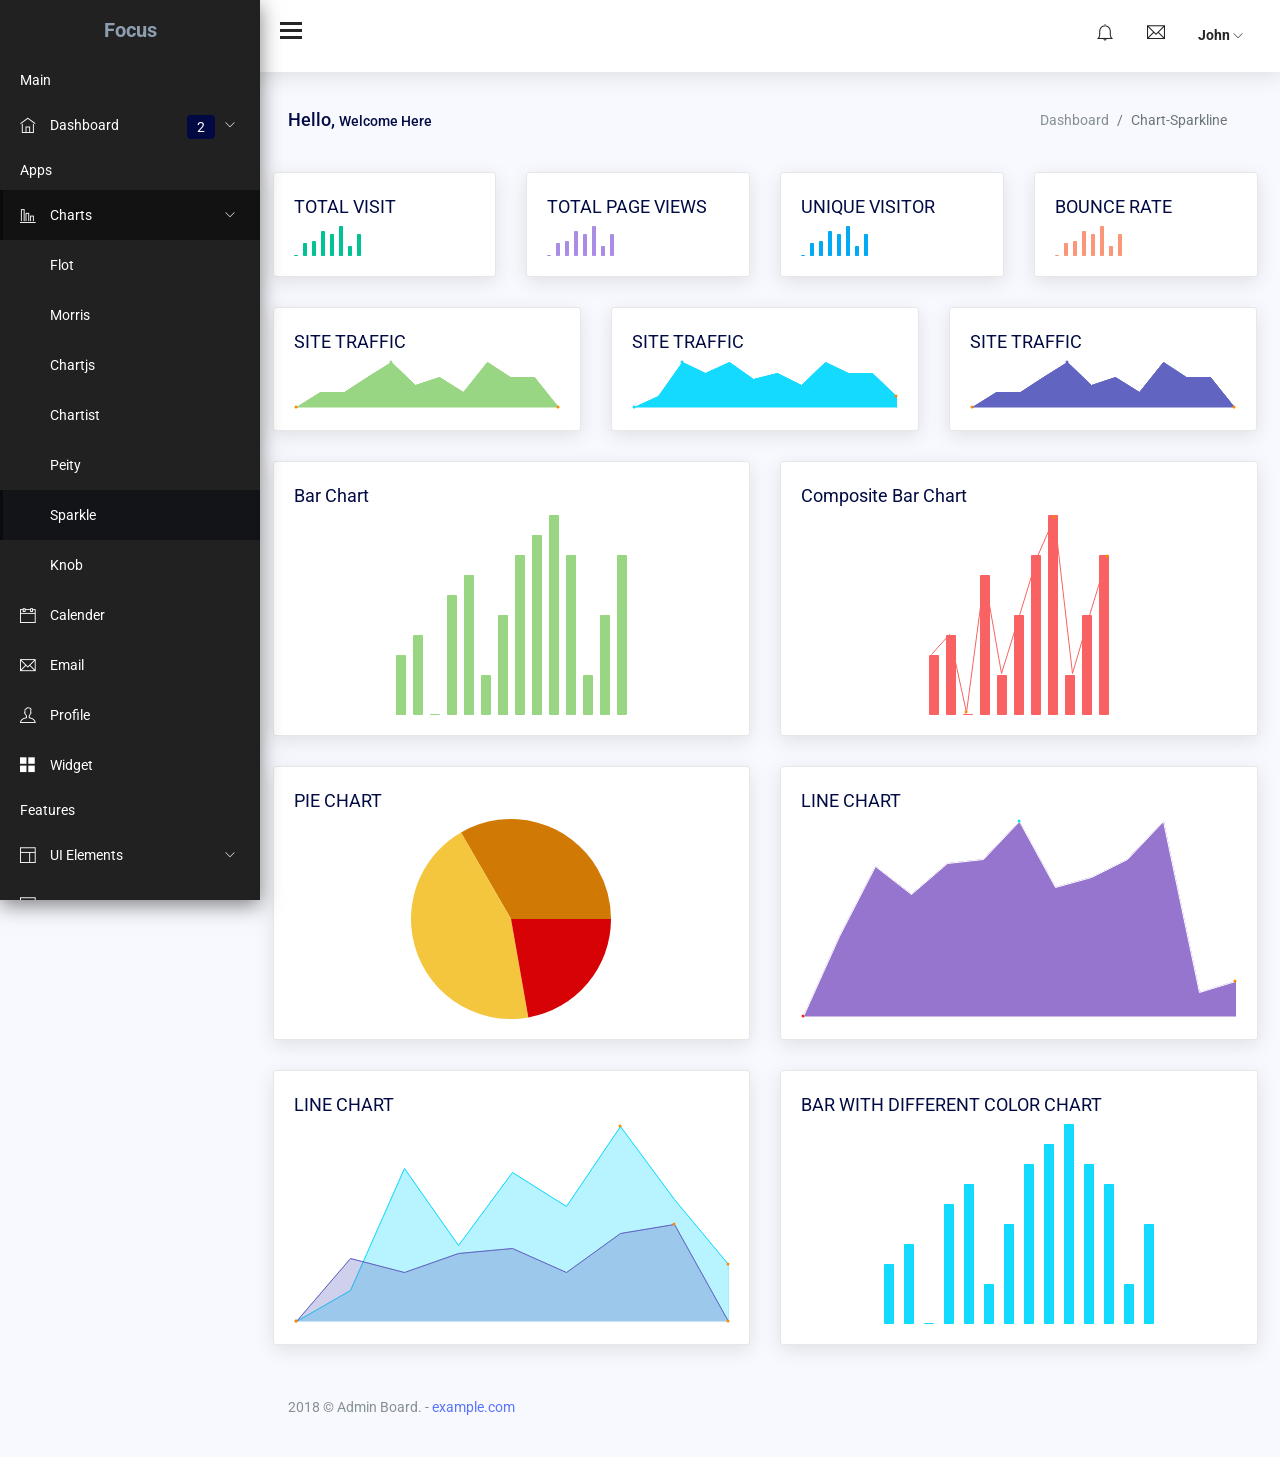
<file: Views/dashboard/chart-sparkline.html>
<!DOCTYPE html>
<html lang="en">

  <head>
    <meta charset="utf-8">
    <meta http-equiv="X-UA-Compatible" content="IE=edge">
    <meta name="viewport" content="width=device-width, initial-scale=1">

    <title>Focus Admin: Sparkline Chart</title>

    <!-- ================= Favicon ================== -->
    <!-- Standard -->
    <link rel="shortcut icon" href="http://placehold.it/64.png/000/fff">
    <!-- Retina iPad Touch Icon-->
    <link rel="apple-touch-icon" sizes="144x144" href="http://placehold.it/144.png/000/fff">
    <!-- Retina iPhone Touch Icon-->
    <link rel="apple-touch-icon" sizes="114x114" href="http://placehold.it/114.png/000/fff">
    <!-- Standard iPad Touch Icon-->
    <link rel="apple-touch-icon" sizes="72x72" href="http://placehold.it/72.png/000/fff">
    <!-- Standard iPhone Touch Icon-->
    <link rel="apple-touch-icon" sizes="57x57" href="http://placehold.it/57.png/000/fff">

    <!-- Styles -->
    <link href="css/lib/font-awesome.min.css" rel="stylesheet">
    <link href="css/lib/themify-icons.css" rel="stylesheet">
    <link href="css/lib/menubar/sidebar.css" rel="stylesheet">
    <link href="css/lib/bootstrap.min.css" rel="stylesheet">
    
    <link href="css/lib/helper.css" rel="stylesheet">
    <link href="css/style.css" rel="stylesheet">


    <style type="text/css">


    </style>
  </head>

  <body>

    <div class="sidebar sidebar-hide-to-small sidebar-shrink sidebar-gestures">
      <div class="nano">
        <div class="nano-content">
          <div class="logo"><a href="index.html"><!-- <img src="images/logo.png" alt="" /> --><span>Focus</span></a></div>
          <ul>
            <li class="label">Main</li>
            <li><a class="sidebar-sub-toggle"><i class="ti-home"></i> Dashboard <span class="badge badge-primary">2</span> <span class="sidebar-collapse-icon ti-angle-down"></span></a>
              <ul>
                <li><a href="index.html">Dashboard 1</a></li>
                <li><a href="index.html">Dashboard 2</a></li>
                
                
                
              </ul>
            </li>

            <li class="label">Apps</li>
            <li><a class="sidebar-sub-toggle"><i class="ti-bar-chart-alt"></i>  Charts  <span class="sidebar-collapse-icon ti-angle-down"></span></a>
              <ul>
                <li><a href="chart-flot.html">Flot</a></li>
                <li><a href="chart-morris.html">Morris</a></li>
                <li><a href="chartjs.html">Chartjs</a></li>
                <li><a href="chartist.html">Chartist</a></li>
                <li><a href="chart-peity.html">Peity</a></li>
                <li><a href="chart-sparkline.html">Sparkle</a></li>
                <li><a href="chart-knob.html">Knob</a></li>
              </ul>
            </li>
            <li><a href="app-event-calender.html"><i class="ti-calendar"></i> Calender </a></li>
            <li><a href="app-email.html"><i class="ti-email"></i> Email</a></li>
            <li><a href="app-profile.html"><i class="ti-user"></i> Profile</a></li>
            <li><a href="app-widget-card.html"><i class="ti-layout-grid2-alt"></i> Widget</a></li>
            <li class="label">Features</li>
            <li><a class="sidebar-sub-toggle"><i class="ti-layout"></i> UI Elements <span class="sidebar-collapse-icon ti-angle-down"></span></a>
              <ul>
                <li><a href="ui-typography.html">Typography</a></li>
                <li><a href="ui-alerts.html">Alerts</a></li>

                <li><a href="ui-button.html">Button</a></li>
                <li><a href="ui-dropdown.html">Dropdown</a></li>

                <li><a href="ui-list-group.html">List Group</a></li>

                <li><a href="ui-progressbar.html">Progressbar</a></li>
                <li><a href="ui-tab.html">Tab</a></li>

              </ul>
            </li>
            <li><a class="sidebar-sub-toggle"><i class="ti-panel"></i> Components <span class="sidebar-collapse-icon ti-angle-down"></span></a>
              <ul>
                <li><a href="uc-calendar.html">Calendar</a></li>
                <li><a href="uc-carousel.html">Carousel</a></li>
                <li><a href="uc-weather.html">Weather</a></li>
                <li><a href="uc-datamap.html">Datamap</a></li>
                <li><a href="uc-todo-list.html">To do</a></li>
                <li><a href="uc-scrollable.html">Scrollable</a></li>
                <li><a href="uc-sweetalert.html">Sweet Alert</a></li>
                <li><a href="uc-toastr.html">Toastr</a></li>
                <li><a href="uc-range-slider-basic.html">Basic Range Slider</a></li>
                <li><a href="uc-range-slider-advance.html">Advance Range Slider</a></li>
                <li><a href="uc-nestable.html">Nestable</a></li>

                <li><a href="uc-rating-bar-rating.html">Bar Rating</a></li>
                <li><a href="uc-rating-jRate.html">jRate</a></li>
              </ul>
            </li>
            <li><a class="sidebar-sub-toggle"><i class="ti-layout-grid4-alt"></i> Table <span class="sidebar-collapse-icon ti-angle-down"></span></a>
              <ul>
                <li><a href="table-basic.html">Basic</a></li>

                <li><a href="table-export.html">Datatable Export</a></li>
                <li><a href="table-row-select.html">Datatable Row Select</a></li>
                <li><a href="table-jsgrid.html">Editable </a></li>
              </ul>
            </li>
            <li><a class="sidebar-sub-toggle"><i class="ti-heart"></i> Icons <span class="sidebar-collapse-icon ti-angle-down"></span></a>
              <ul>
                <li><a href="font-themify.html">Themify</a></li>
              </ul>
            </li>
            <li><a class="sidebar-sub-toggle"><i class="ti-map"></i> Maps <span class="sidebar-collapse-icon ti-angle-down"></span></a>
              <ul>
                <li><a href="gmaps.html">Basic</a></li>
                <li><a href="vector-map.html">Vector Map</a></li>
              </ul>
            </li>
            <li class="label">Form</li>
            <li><a href="form-basic.html"><i class="ti-view-list-alt"></i> Basic Form </a></li>
            <li class="label">Extra</li>
            <li><a class="sidebar-sub-toggle"><i class="ti-files"></i> Invoice <span class="sidebar-collapse-icon ti-angle-down"></span></a>
              <ul>
                <li><a href="invoice.html">Basic</a></li>
                <li><a href="invoice-editable.html">Editable</a></li>
              </ul>
            </li>
            <li><a class="sidebar-sub-toggle"><i class="ti-target"></i> Pages <span class="sidebar-collapse-icon ti-angle-down"></span></a>
              <ul>
                <li><a href="page-login.html">Login</a></li>
                <li><a href="page-register.html">Register</a></li>
                <li><a href="page-reset-password.html">Forgot password</a></li>
              </ul>
            </li>
            <li><a href="../documentation/index.html"><i class="ti-file"></i> Documentation</a></li>
            <li><a><i class="ti-close"></i> Logout</a></li>
          </ul>
        </div>
      </div>
    </div>
    <!-- /# sidebar -->


    <div class="header">
        <div class="container-fluid">
            <div class="row">
                <div class="col-lg-12">
                    <div class="float-left">
                        <div class="hamburger sidebar-toggle">
                            <span class="line"></span>
                            <span class="line"></span>
                            <span class="line"></span>
                        </div>
                    </div>
                    <div class="float-right">
                        <div class="dropdown dib">
                            <div class="header-icon" data-toggle="dropdown">
                                <i class="ti-bell"></i>
                                <div class="drop-down dropdown-menu dropdown-menu-right">
                                    <div class="dropdown-content-heading">
                                        <span class="text-left">Recent Notifications</span>
                                    </div>
                                    <div class="dropdown-content-body">
                                        <ul>
                                            <li>
                                                <a href="#">
                                                    <img class="pull-left m-r-10 avatar-img" src="images/avatar/3.jpg" alt="" />
                                                    <div class="notification-content">
                                                        <small class="notification-timestamp pull-right">02:34 PM</small>
                                                        <div class="notification-heading">Mr. John</div>
                                                        <div class="notification-text">5 members joined today </div>
                                                    </div>
                                                </a>
                                            </li>
                                            <li>
                                                <a href="#">
                                                    <img class="pull-left m-r-10 avatar-img" src="images/avatar/3.jpg" alt="" />
                                                    <div class="notification-content">
                                                        <small class="notification-timestamp pull-right">02:34 PM</small>
                                                        <div class="notification-heading">Mariam</div>
                                                        <div class="notification-text">likes a photo of you</div>
                                                    </div>
                                                </a>
                                            </li>
                                            <li>
                                                <a href="#">
                                                    <img class="pull-left m-r-10 avatar-img" src="images/avatar/3.jpg" alt="" />
                                                    <div class="notification-content">
                                                        <small class="notification-timestamp pull-right">02:34 PM</small>
                                                        <div class="notification-heading">Tasnim</div>
                                                        <div class="notification-text">Hi Teddy, Just wanted to let you ...</div>
                                                    </div>
                                                </a>
                                            </li>
                                            <li>
                                                <a href="#">
                                                    <img class="pull-left m-r-10 avatar-img" src="images/avatar/3.jpg" alt="" />
                                                    <div class="notification-content">
                                                        <small class="notification-timestamp pull-right">02:34 PM</small>
                                                        <div class="notification-heading">Mr. John</div>
                                                        <div class="notification-text">Hi Teddy, Just wanted to let you ...</div>
                                                    </div>
                                                </a>
                                            </li>
                                            <li class="text-center">
                                                <a href="#" class="more-link">See All</a>
                                            </li>
                                        </ul>
                                    </div>
                                </div>
                            </div>
                        </div>
                        <div class="dropdown dib">
                            <div class="header-icon" data-toggle="dropdown">
                                <i class="ti-email"></i>
                                <div class="drop-down dropdown-menu dropdown-menu-right">
                                    <div class="dropdown-content-heading">
                                        <span class="text-left">2 New Messages</span>
                                        <a href="email.html">
                                            <i class="ti-pencil-alt pull-right"></i>
                                        </a>
                                    </div>
                                    <div class="dropdown-content-body">
                                        <ul>
                                            <li class="notification-unread">
                                                <a href="#">
                                                    <img class="pull-left m-r-10 avatar-img" src="images/avatar/1.jpg" alt="" />
                                                    <div class="notification-content">
                                                        <small class="notification-timestamp pull-right">02:34 PM</small>
                                                        <div class="notification-heading">Michael Qin</div>
                                                        <div class="notification-text">Hi Teddy, Just wanted to let you ...</div>
                                                    </div>
                                                </a>
                                            </li>
                                            <li class="notification-unread">
                                                <a href="#">
                                                    <img class="pull-left m-r-10 avatar-img" src="images/avatar/2.jpg" alt="" />
                                                    <div class="notification-content">
                                                        <small class="notification-timestamp pull-right">02:34 PM</small>
                                                        <div class="notification-heading">Mr. John</div>
                                                        <div class="notification-text">Hi Teddy, Just wanted to let you ...</div>
                                                    </div>
                                                </a>
                                            </li>
                                            <li>
                                                <a href="#">
                                                    <img class="pull-left m-r-10 avatar-img" src="images/avatar/3.jpg" alt="" />
                                                    <div class="notification-content">
                                                        <small class="notification-timestamp pull-right">02:34 PM</small>
                                                        <div class="notification-heading">Michael Qin</div>
                                                        <div class="notification-text">Hi Teddy, Just wanted to let you ...</div>
                                                    </div>
                                                </a>
                                            </li>
                                            <li>
                                                <a href="#">
                                                    <img class="pull-left m-r-10 avatar-img" src="images/avatar/2.jpg" alt="" />
                                                    <div class="notification-content">
                                                        <small class="notification-timestamp pull-right">02:34 PM</small>
                                                        <div class="notification-heading">Mr. John</div>
                                                        <div class="notification-text">Hi Teddy, Just wanted to let you ...</div>
                                                    </div>
                                                </a>
                                            </li>
                                            <li class="text-center">
                                                <a href="#" class="more-link">See All</a>
                                            </li>
                                        </ul>
                                    </div>
                                </div>
                            </div>
                        </div>
                        <div class="dropdown dib">
                            <div class="header-icon" data-toggle="dropdown">
                                <span class="user-avatar">John
                                    <i class="ti-angle-down f-s-10"></i>
                                </span>
                                <div class="drop-down dropdown-profile dropdown-menu dropdown-menu-right">
                                    <div class="dropdown-content-heading">
                                        <span class="text-left">Upgrade Now</span>
                                        <p class="trial-day">30 Days Trail</p>
                                    </div>
                                    <div class="dropdown-content-body">
                                        <ul>
                                            <li>
                                                <a href="#">
                                                    <i class="ti-user"></i>
                                                    <span>Profile</span>
                                                </a>
                                            </li>

                                            <li>
                                                <a href="#">
                                                    <i class="ti-email"></i>
                                                    <span>Inbox</span>
                                                </a>
                                            </li>
                                            <li>
                                                <a href="#">
                                                    <i class="ti-settings"></i>
                                                    <span>Setting</span>
                                                </a>
                                            </li>

                                            <li>
                                                <a href="#">
                                                    <i class="ti-lock"></i>
                                                    <span>Lock Screen</span>
                                                </a>
                                            </li>
                                            <li>
                                                <a href="#">
                                                    <i class="ti-power-off"></i>
                                                    <span>Logout</span>
                                                </a>
                                            </li>
                                        </ul>
                                    </div>
                                </div>
                            </div>
                        </div>
                    </div>
                </div>
            </div>
        </div>
    </div>



    <div class="content-wrap">
      <div class="main">
        <div class="container-fluid">
          <div class="row">
            <div class="col-lg-8 p-r-0 title-margin-right">
              <div class="page-header">
                <div class="page-title">
                  <h1>Hello, <span>Welcome Here</span></h1>
                </div>
              </div>
            </div>
            <!-- /# column -->
            <div class="col-lg-4 p-l-0 title-margin-left">
              <div class="page-header">
                <div class="page-title">
                  <ol class="breadcrumb">
                    <li class="breadcrumb-item"><a href="#">Dashboard</a></li>
                    <li class="breadcrumb-item active">Chart-Sparkline</li>
                  </ol>
                </div>
              </div>
            </div>
            <!-- /# column -->
          </div>
          <!-- /# row -->
          <section id="main-content">
            <div class="row">
              <div class="col-lg-3">
                <div class="card nestable-cart">
                  <div class="card-title">
                    <h4>TOTAL VISIT</h4>
                    <div class="card-title-right-icon">
                      <ul>

                      </ul>
                    </div>
                  </div>
                  <div class="sparkline-unix">
                    <span id="sparklinedash">0, 5, 6, 10, 9, 12, 4, 9</span>
                  </div>
                </div>
                <!-- /# card -->
              </div>
              <!-- /# column -->
              <div class="col-lg-3">
                <div class="card nestable-cart">
                  <div class="card-title">
                    <h4>TOTAL PAGE VIEWS</h4>
                    <div class="card-title-right-icon">
                      <ul>

                      </ul>
                    </div>
                  </div>
                  <div class="sparkline-unix">
                    <span id="sparklinedash2">0, 5, 6, 10, 9, 12, 4, 9</span>
                  </div>
                </div>
                <!-- /# card -->
              </div>
              <!-- /# column -->
              <div class="col-lg-3">
                <div class="card nestable-cart">
                  <div class="card-title">
                    <h4>UNIQUE VISITOR</h4>
                    <div class="card-title-right-icon">
                      <ul>

                      </ul>
                    </div>
                  </div>
                  <div class="sparkline-unix">
                    <span id="sparklinedash3">0, 5, 6, 10, 9, 12, 4, 9</span>
                  </div>
                </div>
                <!-- /# card -->
              </div>
              <!-- /# column -->
              <div class="col-lg-3">
                <div class="card nestable-cart">
                  <div class="card-title">
                    <h4>BOUNCE RATE</h4>
                    <div class="card-title-right-icon">
                      <ul>

                      </ul>
                    </div>
                  </div>
                  <div class="sparkline-unix">
                    <span id="sparklinedash4"> 0, 5, 6, 10, 9, 12, 4, 9</span>
                  </div>
                </div>
                <!-- /# card -->
              </div>
              <!-- /# column -->
            </div>
            <!-- /# row -->
            <div class="row">
              <div class="col-lg-4">
                <div class="card nestable-cart">
                  <div class="card-title">
                    <h4>SITE TRAFFIC</h4>
                    <div class="card-title-right-icon">
                      <ul>

                      </ul>
                    </div>
                  </div>
                  <div class="sparkline-unix">
                    <div id="sparkline8"></div>
                  </div>
                </div>
                <!-- /# card -->
              </div>
              <!-- /# column -->
              <div class="col-lg-4">
                <div class="card nestable-cart">
                  <div class="card-title">
                    <h4>SITE TRAFFIC</h4>
                    <div class="card-title-right-icon">
                      <ul>

                      </ul>
                    </div>
                  </div>
                  <div class="sparkline-unix">
                    <div id="sparkline9"></div>
                  </div>
                </div>
                <!-- /# card -->
              </div>
              <!-- /# column -->
              <div class="col-lg-4">
                <div class="card nestable-cart">
                  <div class="card-title">
                    <h4>SITE TRAFFIC</h4>
                    <div class="card-title-right-icon">
                      <ul>

                      </ul>
                    </div>
                  </div>
                  <div class="sparkline-unix">
                    <div id="sparkline10"></div>
                  </div>
                </div>
                <!-- /# card -->
              </div>
              <!-- /# column -->
            </div>
            <!-- /# row -->
            <div class="row">
              <div class="col-lg-6">
                <div class="card nestable-cart">
                  <div class="card-title">
                    <h4>Bar Chart</h4>
                    <div class="card-title-right-icon">
                      <ul>

                      </ul>
                    </div>
                  </div>
                  <div class="sparkline-unix">
                    <div id="sparkline12" class="text-center"></div>
                  </div>
                </div>
                <!-- /# card -->
              </div>
              <!-- /# column -->
              <div class="col-lg-6">
                <div class="card nestable-cart">
                  <div class="card-title">
                    <h4>Composite Bar Chart</h4>
                    <div class="card-title-right-icon">
                      <ul>

                      </ul>
                    </div>
                  </div>
                  <div class="sparkline-unix">
                    <div id="sparkline13" class="text-center"></div>
                  </div>
                </div>
                <!-- /# card -->
              </div>
              <!-- /# column -->
            </div>
            <!-- /# row -->
            <div class="row">
              <div class="col-lg-6">
                <div class="card nestable-cart">
                  <div class="card-title">
                    <h4>PIE CHART</h4>
                    <div class="card-title-right-icon">
                      <ul>

                      </ul>
                    </div>
                  </div>
                  <div class="sparkline-unix">
                    <div id="sparkline11" class="text-center"></div>
                  </div>
                </div>
                <!-- /# card -->
              </div>
              <!-- /# column -->


              <div class="col-lg-6">
                <div class="card nestable-cart sperkline_fourteen_bg">
                  <div class="card-title">
                    <h4>LINE CHART</h4>
                    <div class="card-title-right-icon">
                      <ul>

                      </ul>
                    </div>
                  </div>
                  <div class="sparkline-unix">
                    <div id="sparkline14" class="text-center"></div>
                  </div>
                </div>
                <!-- /# card -->
              </div>
              <!-- /# column -->


            </div>
            <!-- /# row -->
            <div class="row">
              <div class="col-lg-6">
                <div class="card nestable-cart">
                  <div class="card-title">
                    <h4>LINE CHART</h4>
                    <div class="card-title-right-icon">
                      <ul>

                      </ul>
                    </div>
                  </div>
                  <div class="sparkline-unix">
                    <div id="sparkline16" class="text-center"></div>
                  </div>
                </div>
                <!-- /# card -->
              </div>
              <!-- /# column -->




              <div class="col-lg-6">
                <div class="card nestable-cart">
                  <div class="card-title">
                    <h4>BAR WITH DIFFERENT COLOR CHART</h4>
                    <div class="card-title-right-icon">
                      <ul>

                      </ul>
                    </div>
                  </div>
                  <div class="sparkline-unix">
                    <div id="sparkline15" class="text-center"></div>
                  </div>
                </div>
                <!-- /# card -->
              </div>
              <!-- /# column -->

            </div>
            <!-- /# row -->


            <div class="row">
              <div class="col-lg-12">
                <div class="footer">
                  <p>2018 © Admin Board. - <a href="#">example.com</a></p>
                </div>
              </div>
            </div>
          </section>

        </div>
      </div>
    </div>



    <div id="search">
      <button type="button" class="close">×</button>
      <form>
        <input type="search" value="" placeholder="type keyword(s) here" />
        <button type="submit" class="btn btn-primary">Search</button>
      </form>
    </div>
    <!-- jquery vendor -->
    <script src="js/lib/jquery.min.js"></script>
    <script src="js/lib/jquery.nanoscroller.min.js"></script>
    <!-- nano scroller -->
    <script src="js/lib/menubar/sidebar.js"></script>
    <script src="js/lib/preloader/pace.min.js"></script>
    <!-- sidebar -->
    <script src="js/lib/bootstrap.min.js">
      

    </script>
    <!-- bootstrap -->
    <script src="js/lib/preloader/pace.min.js"></script>



    <script src="js/lib/sparklinechart/jquery.sparkline.min.js"></script>
    <script src="js/lib/sparklinechart/sparkline.init.js"></script>
    <!-- sparkline init-->

    <script src="js/lib/bootstrap.min.js"></script><script src="js/scripts.js"></script>
    <!-- scripit init-->


  </body>

</html>
</file>
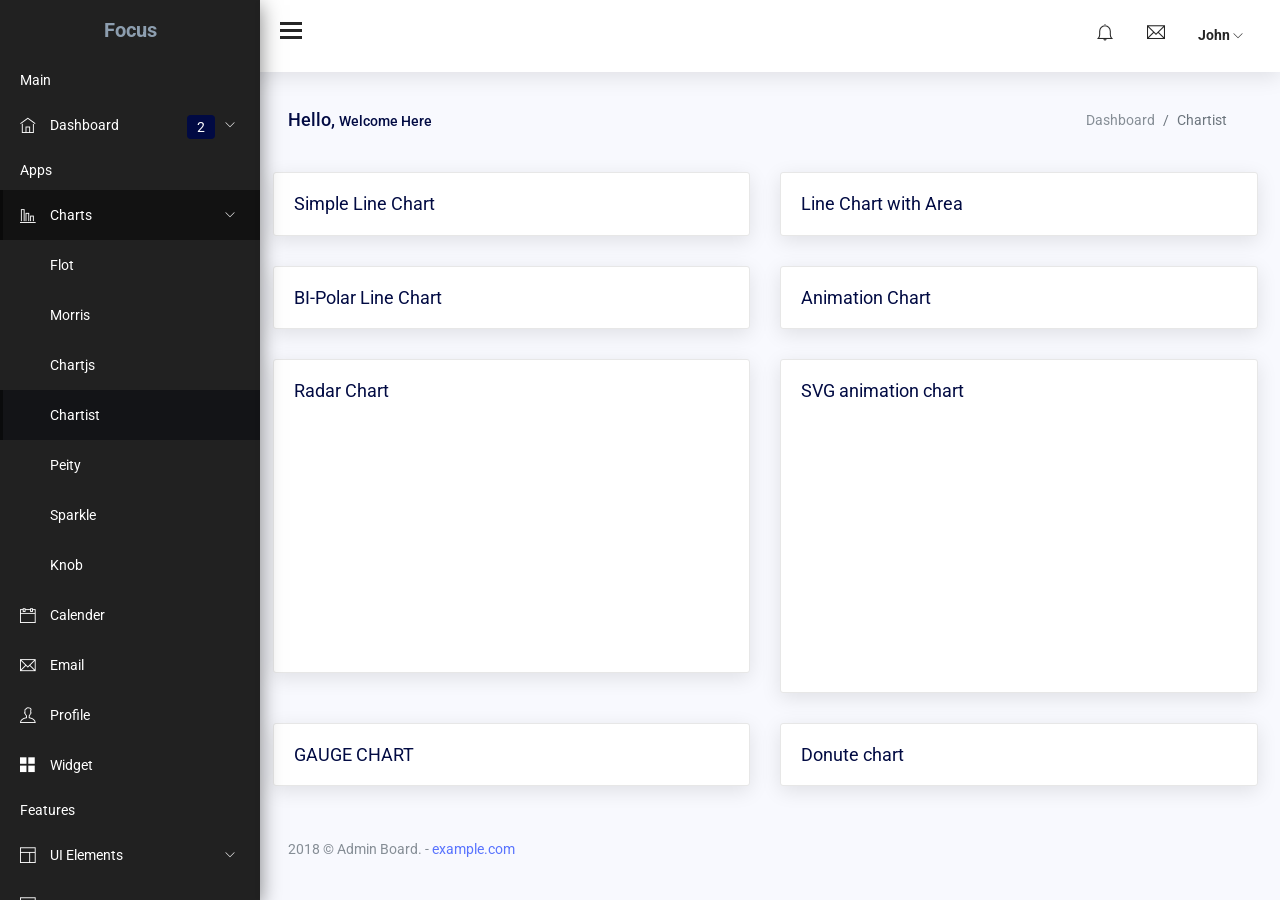
<file: Views/dashboard/chartist.html>
<!DOCTYPE html>
<html lang="en">

  <head>
    <meta charset="utf-8">
    <meta http-equiv="X-UA-Compatible" content="IE=edge">
    <meta name="viewport" content="width=device-width, initial-scale=1">

    <title>Focus Bootstrap 4 Admin Template</title>

    <!-- ================= Favicon ================== -->
    <!-- Standard -->
    <link rel="shortcut icon" href="http://placehold.it/64.png/000/fff">
    <!-- Retina iPad Touch Icon-->
    <link rel="apple-touch-icon" sizes="144x144" href="http://placehold.it/144.png/000/fff">
    <!-- Retina iPhone Touch Icon-->
    <link rel="apple-touch-icon" sizes="114x114" href="http://placehold.it/114.png/000/fff">
    <!-- Standard iPad Touch Icon-->
    <link rel="apple-touch-icon" sizes="72x72" href="http://placehold.it/72.png/000/fff">
    <!-- Standard iPhone Touch Icon-->
    <link rel="apple-touch-icon" sizes="57x57" href="http://placehold.it/57.png/000/fff">

    <!-- Styles -->
    <link href="css/lib/chartist/chartist.min.css" rel="stylesheet">
    <link href="css/lib/font-awesome.min.css" rel="stylesheet">
    <link href="css/lib/themify-icons.css" rel="stylesheet">
    <link href="css/lib/menubar/sidebar.css" rel="stylesheet">
    <link href="css/lib/bootstrap.min.css" rel="stylesheet">
    
    <link href="css/lib/helper.css" rel="stylesheet">
    <link href="css/style.css" rel="stylesheet">
  </head>

  <body>

    <div class="sidebar sidebar-hide-to-small sidebar-shrink sidebar-gestures">
      <div class="nano">
        <div class="nano-content">
          <div class="logo"><a href="index.html"><!-- <img src="images/logo.png" alt="" /> --><span>Focus</span></a></div>
          <ul>
            <li class="label">Main</li>
            <li><a class="sidebar-sub-toggle"><i class="ti-home"></i> Dashboard <span class="badge badge-primary">2</span> <span class="sidebar-collapse-icon ti-angle-down"></span></a>
              <ul>
                <li><a href="index.html">Dashboard 1</a></li>
                <li><a href="index.html">Dashboard 2</a></li>
                
                
                
              </ul>
            </li>

            <li class="label">Apps</li>
            <li><a class="sidebar-sub-toggle"><i class="ti-bar-chart-alt"></i>  Charts  <span class="sidebar-collapse-icon ti-angle-down"></span></a>
              <ul>
                <li><a href="chart-flot.html">Flot</a></li>
                <li><a href="chart-morris.html">Morris</a></li>
                <li><a href="chartjs.html">Chartjs</a></li>
                <li><a href="chartist.html">Chartist</a></li>
                <li><a href="chart-peity.html">Peity</a></li>
                <li><a href="chart-sparkline.html">Sparkle</a></li>
                <li><a href="chart-knob.html">Knob</a></li>
              </ul>
            </li>
            <li><a href="app-event-calender.html"><i class="ti-calendar"></i> Calender </a></li>
            <li><a href="app-email.html"><i class="ti-email"></i> Email</a></li>
            <li><a href="app-profile.html"><i class="ti-user"></i> Profile</a></li>
            <li><a href="app-widget-card.html"><i class="ti-layout-grid2-alt"></i> Widget</a></li>
            <li class="label">Features</li>
            <li><a class="sidebar-sub-toggle"><i class="ti-layout"></i> UI Elements <span class="sidebar-collapse-icon ti-angle-down"></span></a>
              <ul>
                <li><a href="ui-typography.html">Typography</a></li>
                <li><a href="ui-alerts.html">Alerts</a></li>

                <li><a href="ui-button.html">Button</a></li>
                <li><a href="ui-dropdown.html">Dropdown</a></li>

                <li><a href="ui-list-group.html">List Group</a></li>

                <li><a href="ui-progressbar.html">Progressbar</a></li>
                <li><a href="ui-tab.html">Tab</a></li>

              </ul>
            </li>
            <li><a class="sidebar-sub-toggle"><i class="ti-panel"></i> Components <span class="sidebar-collapse-icon ti-angle-down"></span></a>
              <ul>
                <li><a href="uc-calendar.html">Calendar</a></li>
                <li><a href="uc-carousel.html">Carousel</a></li>
                <li><a href="uc-weather.html">Weather</a></li>
                <li><a href="uc-datamap.html">Datamap</a></li>
                <li><a href="uc-todo-list.html">To do</a></li>
                <li><a href="uc-scrollable.html">Scrollable</a></li>
                <li><a href="uc-sweetalert.html">Sweet Alert</a></li>
                <li><a href="uc-toastr.html">Toastr</a></li>
                <li><a href="uc-range-slider-basic.html">Basic Range Slider</a></li>
                <li><a href="uc-range-slider-advance.html">Advance Range Slider</a></li>
                <li><a href="uc-nestable.html">Nestable</a></li>

                <li><a href="uc-rating-bar-rating.html">Bar Rating</a></li>
                <li><a href="uc-rating-jRate.html">jRate</a></li>
              </ul>
            </li>
            <li><a class="sidebar-sub-toggle"><i class="ti-layout-grid4-alt"></i> Table <span class="sidebar-collapse-icon ti-angle-down"></span></a>
              <ul>
                <li><a href="table-basic.html">Basic</a></li>

                <li><a href="table-export.html">Datatable Export</a></li>
                <li><a href="table-row-select.html">Datatable Row Select</a></li>
                <li><a href="table-jsgrid.html">Editable </a></li>
              </ul>
            </li>
            <li><a class="sidebar-sub-toggle"><i class="ti-heart"></i> Icons <span class="sidebar-collapse-icon ti-angle-down"></span></a>
              <ul>
                <li><a href="font-themify.html">Themify</a></li>
              </ul>
            </li>
            <li><a class="sidebar-sub-toggle"><i class="ti-map"></i> Maps <span class="sidebar-collapse-icon ti-angle-down"></span></a>
              <ul>
                <li><a href="gmaps.html">Basic</a></li>
                <li><a href="vector-map.html">Vector Map</a></li>
              </ul>
            </li>
            <li class="label">Form</li>
            <li><a href="form-basic.html"><i class="ti-view-list-alt"></i> Basic Form </a></li>
            <li class="label">Extra</li>
            <li><a class="sidebar-sub-toggle"><i class="ti-files"></i> Invoice <span class="sidebar-collapse-icon ti-angle-down"></span></a>
              <ul>
                <li><a href="invoice.html">Basic</a></li>
                <li><a href="invoice-editable.html">Editable</a></li>
              </ul>
            </li>
            <li><a class="sidebar-sub-toggle"><i class="ti-target"></i> Pages <span class="sidebar-collapse-icon ti-angle-down"></span></a>
              <ul>
                <li><a href="page-login.html">Login</a></li>
                <li><a href="page-register.html">Register</a></li>
                <li><a href="page-reset-password.html">Forgot password</a></li>
              </ul>
            </li>
            <li><a href="../documentation/index.html"><i class="ti-file"></i> Documentation</a></li>
            <li><a><i class="ti-close"></i> Logout</a></li>
          </ul>
        </div>
      </div>
    </div>
    <!-- /# sidebar -->


    <div class="header">
        <div class="container-fluid">
            <div class="row">
                <div class="col-lg-12">
                    <div class="float-left">
                        <div class="hamburger sidebar-toggle">
                            <span class="line"></span>
                            <span class="line"></span>
                            <span class="line"></span>
                        </div>
                    </div>
                    <div class="float-right">
                        <div class="dropdown dib">
                            <div class="header-icon" data-toggle="dropdown">
                                <i class="ti-bell"></i>
                                <div class="drop-down dropdown-menu dropdown-menu-right">
                                    <div class="dropdown-content-heading">
                                        <span class="text-left">Recent Notifications</span>
                                    </div>
                                    <div class="dropdown-content-body">
                                        <ul>
                                            <li>
                                                <a href="#">
                                                    <img class="pull-left m-r-10 avatar-img" src="images/avatar/3.jpg" alt="" />
                                                    <div class="notification-content">
                                                        <small class="notification-timestamp pull-right">02:34 PM</small>
                                                        <div class="notification-heading">Mr. John</div>
                                                        <div class="notification-text">5 members joined today </div>
                                                    </div>
                                                </a>
                                            </li>
                                            <li>
                                                <a href="#">
                                                    <img class="pull-left m-r-10 avatar-img" src="images/avatar/3.jpg" alt="" />
                                                    <div class="notification-content">
                                                        <small class="notification-timestamp pull-right">02:34 PM</small>
                                                        <div class="notification-heading">Mariam</div>
                                                        <div class="notification-text">likes a photo of you</div>
                                                    </div>
                                                </a>
                                            </li>
                                            <li>
                                                <a href="#">
                                                    <img class="pull-left m-r-10 avatar-img" src="images/avatar/3.jpg" alt="" />
                                                    <div class="notification-content">
                                                        <small class="notification-timestamp pull-right">02:34 PM</small>
                                                        <div class="notification-heading">Tasnim</div>
                                                        <div class="notification-text">Hi Teddy, Just wanted to let you ...</div>
                                                    </div>
                                                </a>
                                            </li>
                                            <li>
                                                <a href="#">
                                                    <img class="pull-left m-r-10 avatar-img" src="images/avatar/3.jpg" alt="" />
                                                    <div class="notification-content">
                                                        <small class="notification-timestamp pull-right">02:34 PM</small>
                                                        <div class="notification-heading">Mr. John</div>
                                                        <div class="notification-text">Hi Teddy, Just wanted to let you ...</div>
                                                    </div>
                                                </a>
                                            </li>
                                            <li class="text-center">
                                                <a href="#" class="more-link">See All</a>
                                            </li>
                                        </ul>
                                    </div>
                                </div>
                            </div>
                        </div>
                        <div class="dropdown dib">
                            <div class="header-icon" data-toggle="dropdown">
                                <i class="ti-email"></i>
                                <div class="drop-down dropdown-menu dropdown-menu-right">
                                    <div class="dropdown-content-heading">
                                        <span class="text-left">2 New Messages</span>
                                        <a href="email.html">
                                            <i class="ti-pencil-alt pull-right"></i>
                                        </a>
                                    </div>
                                    <div class="dropdown-content-body">
                                        <ul>
                                            <li class="notification-unread">
                                                <a href="#">
                                                    <img class="pull-left m-r-10 avatar-img" src="images/avatar/1.jpg" alt="" />
                                                    <div class="notification-content">
                                                        <small class="notification-timestamp pull-right">02:34 PM</small>
                                                        <div class="notification-heading">Michael Qin</div>
                                                        <div class="notification-text">Hi Teddy, Just wanted to let you ...</div>
                                                    </div>
                                                </a>
                                            </li>
                                            <li class="notification-unread">
                                                <a href="#">
                                                    <img class="pull-left m-r-10 avatar-img" src="images/avatar/2.jpg" alt="" />
                                                    <div class="notification-content">
                                                        <small class="notification-timestamp pull-right">02:34 PM</small>
                                                        <div class="notification-heading">Mr. John</div>
                                                        <div class="notification-text">Hi Teddy, Just wanted to let you ...</div>
                                                    </div>
                                                </a>
                                            </li>
                                            <li>
                                                <a href="#">
                                                    <img class="pull-left m-r-10 avatar-img" src="images/avatar/3.jpg" alt="" />
                                                    <div class="notification-content">
                                                        <small class="notification-timestamp pull-right">02:34 PM</small>
                                                        <div class="notification-heading">Michael Qin</div>
                                                        <div class="notification-text">Hi Teddy, Just wanted to let you ...</div>
                                                    </div>
                                                </a>
                                            </li>
                                            <li>
                                                <a href="#">
                                                    <img class="pull-left m-r-10 avatar-img" src="images/avatar/2.jpg" alt="" />
                                                    <div class="notification-content">
                                                        <small class="notification-timestamp pull-right">02:34 PM</small>
                                                        <div class="notification-heading">Mr. John</div>
                                                        <div class="notification-text">Hi Teddy, Just wanted to let you ...</div>
                                                    </div>
                                                </a>
                                            </li>
                                            <li class="text-center">
                                                <a href="#" class="more-link">See All</a>
                                            </li>
                                        </ul>
                                    </div>
                                </div>
                            </div>
                        </div>
                        <div class="dropdown dib">
                            <div class="header-icon" data-toggle="dropdown">
                                <span class="user-avatar">John
                                    <i class="ti-angle-down f-s-10"></i>
                                </span>
                                <div class="drop-down dropdown-profile dropdown-menu dropdown-menu-right">
                                    <div class="dropdown-content-heading">
                                        <span class="text-left">Upgrade Now</span>
                                        <p class="trial-day">30 Days Trail</p>
                                    </div>
                                    <div class="dropdown-content-body">
                                        <ul>
                                            <li>
                                                <a href="#">
                                                    <i class="ti-user"></i>
                                                    <span>Profile</span>
                                                </a>
                                            </li>

                                            <li>
                                                <a href="#">
                                                    <i class="ti-email"></i>
                                                    <span>Inbox</span>
                                                </a>
                                            </li>
                                            <li>
                                                <a href="#">
                                                    <i class="ti-settings"></i>
                                                    <span>Setting</span>
                                                </a>
                                            </li>

                                            <li>
                                                <a href="#">
                                                    <i class="ti-lock"></i>
                                                    <span>Lock Screen</span>
                                                </a>
                                            </li>
                                            <li>
                                                <a href="#">
                                                    <i class="ti-power-off"></i>
                                                    <span>Logout</span>
                                                </a>
                                            </li>
                                        </ul>
                                    </div>
                                </div>
                            </div>
                        </div>
                    </div>
                </div>
            </div>
        </div>
    </div>



    <div class="content-wrap">
      <div class="main">
        <div class="container-fluid">
          <div class="row">
            <div class="col-lg-8 p-r-0 title-margin-right">
              <div class="page-header">
                <div class="page-title">
                  <h1>Hello, <span>Welcome Here</span></h1>
                </div>
              </div>
            </div>
            <!-- /# column -->
            <div class="col-lg-4 p-l-0 title-margin-left">
              <div class="page-header">
                <div class="page-title">
                  <ol class="breadcrumb">
                    <li class="breadcrumb-item"><a href="#">Dashboard</a></li>
                    <li class="breadcrumb-item active">Chartist</li>
                  </ol>
                </div>
              </div>
            </div>
            <!-- /# column -->
          </div>
          <!-- /# row -->
          <section id="main-content">
            <div class="row">
              <!-- column -->
              <div class="col-lg-6">
                <div class="card">
                  <div class="card-block">
                    <h4 class="card-title">Simple Line Chart</h4>
                    <div class="ct-sm-line-chart"></div>
                  </div>
                </div>
              </div>
              <!-- column -->
              <!-- column -->
              <div class="col-lg-6">
                <div class="card">
                  <div class="card-block">
                    <h4 class="card-title">Line Chart with Area</h4>
                    <div class="ct-area-ln-chart"></div>
                  </div>
                </div>
              </div>
              <!-- column -->
              <!-- column -->
              <div class="col-lg-6">
                <div class="card">
                  <div class="card-block">
                    <h4 class="card-title">BI-Polar Line Chart</h4>
                    <div id="ct-polar-chart"></div>
                  </div>
                </div>
              </div>
              <!-- column -->
              <!-- column -->
              <div class="col-lg-6">
                <div class="card">
                  <div class="card-block">
                    <h4 class="card-title">Animation Chart</h4>
                    <div class="ct-animation-chart"></div>
                  </div>
                </div>
              </div>
              <!-- column -->
              <!-- column -->
              <div class="col-lg-6">
                <div class="card">
                  <div class="card-block">
                    <h4 class="card-title">Radar Chart</h4>
                    <div class="ct-bar-chart"></div>
                  </div>
                </div>
              </div>
              <!-- column -->
              <!-- column -->
              <div class="col-lg-6">
                <div class="card">
                  <div class="card-block">
                    <h4 class="card-title">SVG animation chart</h4>
                    <div class="ct-svg-chart"></div>
                  </div>
                </div>
              </div>
              <!-- column -->
              <!-- column -->
              <div class="col-lg-6">
                <div class="card">
                  <div class="card-block">
                    <h4 class="card-title">GAUGE CHART</h4>
                    <div class="ct-gauge-chart"></div>
                  </div>
                </div>
              </div>
              <!-- column -->
              <!-- column -->
              <div class="col-lg-6">
                <div class="card">
                  <div class="card-block">
                    <h4 class="card-title">Donute chart</h4>
                    <div class="ct-donute-chart"></div>
                  </div>
                </div>
              </div>
              <!-- column -->
            </div>
            <div class="row">
              <div class="col-lg-12">
                <div class="footer">
                  <p>2018 © Admin Board. - <a href="#">example.com</a></p>
                </div>
              </div>
            </div>
          </section>
        </div>
      </div>
    </div>

    <div id="search">
      <button type="button" class="close">×</button>
      <form>
        <input type="search" value="" placeholder="type keyword(s) here" />
        <button type="submit" class="btn btn-primary">Search</button>
      </form>
    </div>
    <!-- jquery vendor -->
    <script src="js/lib/jquery.min.js"></script>
    <script src="js/lib/jquery.nanoscroller.min.js"></script>
    <!-- nano scroller -->
    <script src="js/lib/menubar/sidebar.js"></script>
    <script src="js/lib/preloader/pace.min.js"></script>
    <!-- sidebar -->
    <script src="js/lib/bootstrap.min.js"></script>
	<script src="js/scripts.js"></script>
    <!-- bootstrap -->


    
    <script src="js/lib/bootstrap.min.js"></script>
    <!-- scripit init-->

  </body>

</html>
</file>
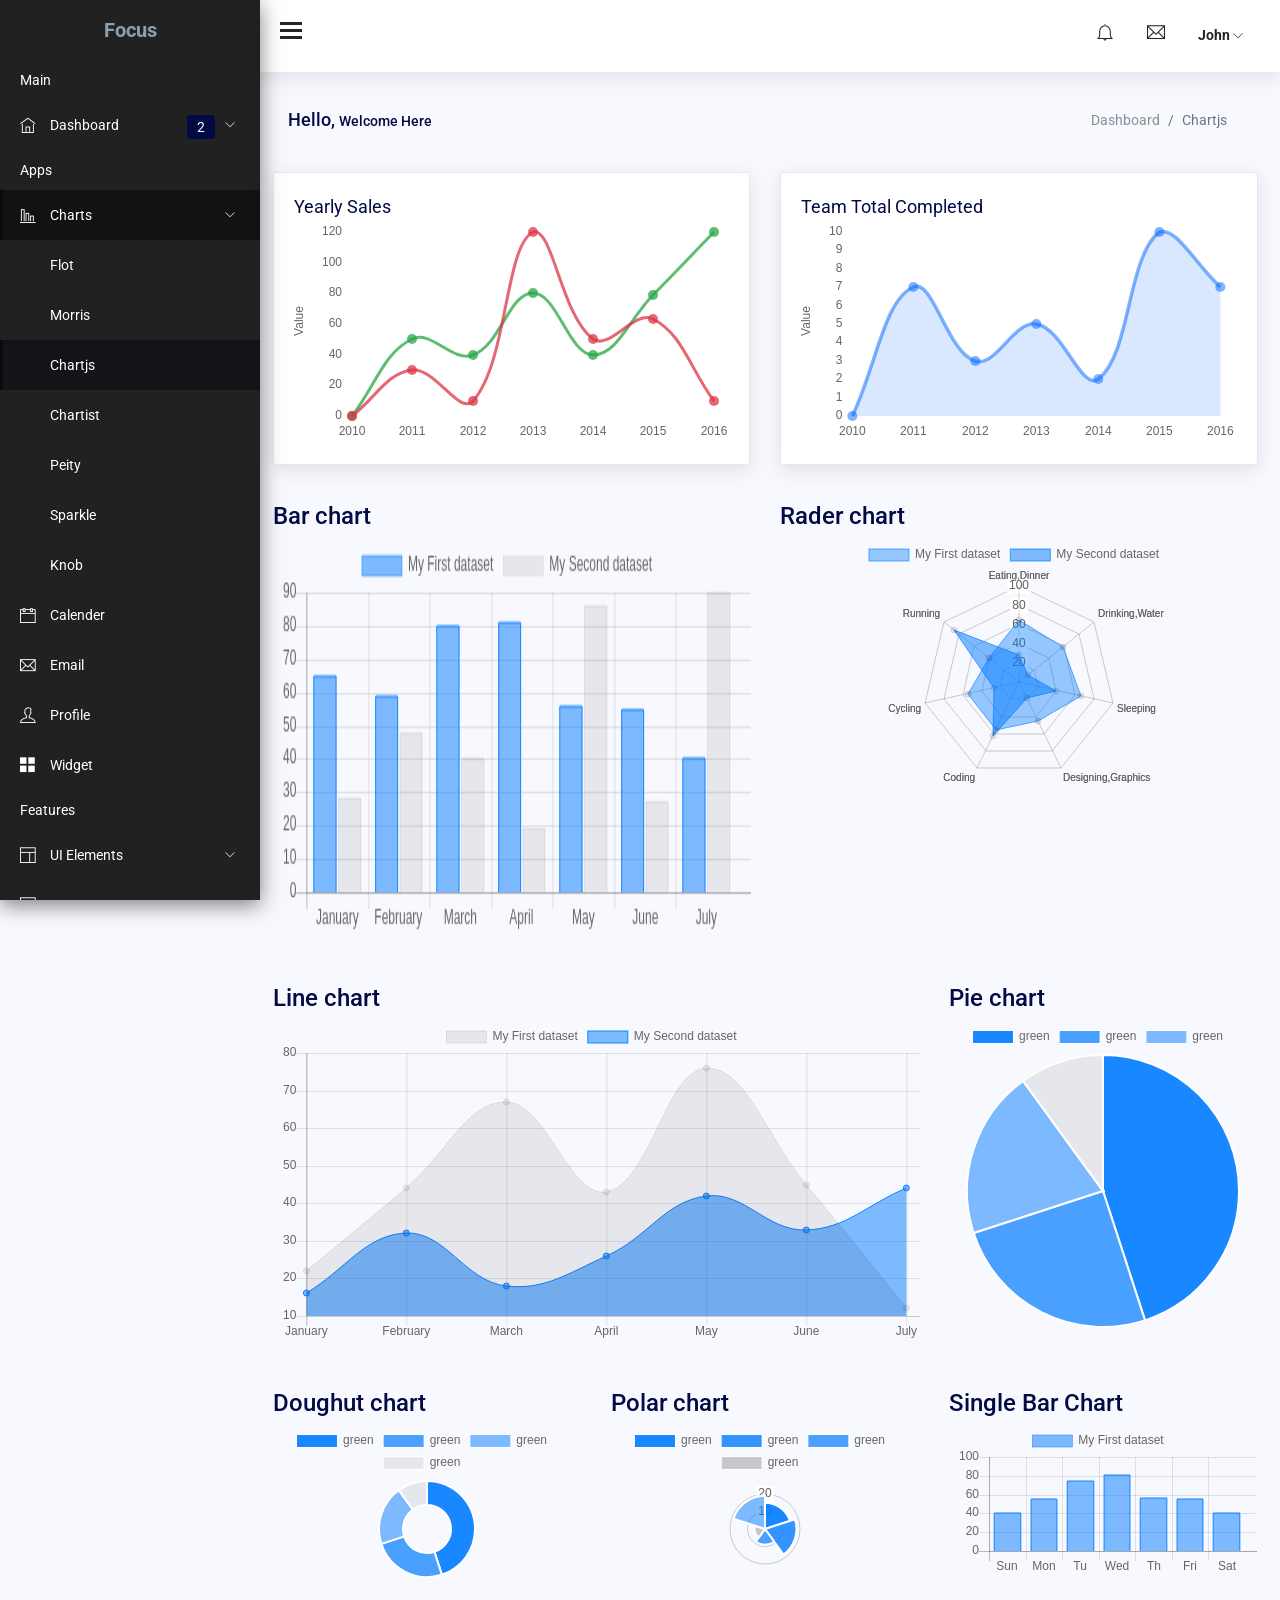
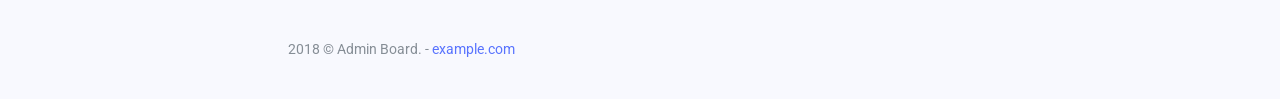
<file: Views/dashboard/chartjs.html>
<!DOCTYPE html>
<html lang="en">

  <head>
    <meta charset="utf-8">
    <meta http-equiv="X-UA-Compatible" content="IE=edge">
    <meta name="viewport" content="width=device-width, initial-scale=1">

    <title>Focus Admin: Chart</title>

    <!-- ================= Favicon ================== -->
    <!-- Standard -->
    <link rel="shortcut icon" href="http://placehold.it/64.png/000/fff">
    <!-- Retina iPad Touch Icon-->
    <link rel="apple-touch-icon" sizes="144x144" href="http://placehold.it/144.png/000/fff">
    <!-- Retina iPhone Touch Icon-->
    <link rel="apple-touch-icon" sizes="114x114" href="http://placehold.it/114.png/000/fff">
    <!-- Standard iPad Touch Icon-->
    <link rel="apple-touch-icon" sizes="72x72" href="http://placehold.it/72.png/000/fff">
    <!-- Standard iPhone Touch Icon-->
    <link rel="apple-touch-icon" sizes="57x57" href="http://placehold.it/57.png/000/fff">

    <!-- Styles -->
    <link href="css/lib/font-awesome.min.css" rel="stylesheet">
    <link href="css/lib/themify-icons.css" rel="stylesheet">
    <link href="css/lib/menubar/sidebar.css" rel="stylesheet">
    <link href="css/lib/bootstrap.min.css" rel="stylesheet">
    
    <link href="css/lib/helper.css" rel="stylesheet">
    <link href="css/style.css" rel="stylesheet">
  </head>

  <body>

    <div class="sidebar sidebar-hide-to-small sidebar-shrink sidebar-gestures">
      <div class="nano">
        <div class="nano-content">
          <div class="logo"><a href="index.html"><!-- <img src="images/logo.png" alt="" /> --><span>Focus</span></a></div>
          <ul>
            <li class="label">Main</li>
            <li><a class="sidebar-sub-toggle"><i class="ti-home"></i> Dashboard <span class="badge badge-primary">2</span> <span class="sidebar-collapse-icon ti-angle-down"></span></a>
              <ul>
                <li><a href="index.html">Dashboard 1</a></li>
                <li><a href="index.html">Dashboard 2</a></li>
                
                
                
              </ul>
            </li>

            <li class="label">Apps</li>
            <li><a class="sidebar-sub-toggle"><i class="ti-bar-chart-alt"></i>  Charts  <span class="sidebar-collapse-icon ti-angle-down"></span></a>
              <ul>
                <li><a href="chart-flot.html">Flot</a></li>
                <li><a href="chart-morris.html">Morris</a></li>
                <li><a href="chartjs.html">Chartjs</a></li>
                <li><a href="chartist.html">Chartist</a></li>
                <li><a href="chart-peity.html">Peity</a></li>
                <li><a href="chart-sparkline.html">Sparkle</a></li>
                <li><a href="chart-knob.html">Knob</a></li>
              </ul>
            </li>
            <li><a href="app-event-calender.html"><i class="ti-calendar"></i> Calender </a></li>
            <li><a href="app-email.html"><i class="ti-email"></i> Email</a></li>
            <li><a href="app-profile.html"><i class="ti-user"></i> Profile</a></li>
            <li><a href="app-widget-card.html"><i class="ti-layout-grid2-alt"></i> Widget</a></li>
            <li class="label">Features</li>
            <li><a class="sidebar-sub-toggle"><i class="ti-layout"></i> UI Elements <span class="sidebar-collapse-icon ti-angle-down"></span></a>
              <ul>
                <li><a href="ui-typography.html">Typography</a></li>
                <li><a href="ui-alerts.html">Alerts</a></li>

                <li><a href="ui-button.html">Button</a></li>
                <li><a href="ui-dropdown.html">Dropdown</a></li>

                <li><a href="ui-list-group.html">List Group</a></li>

                <li><a href="ui-progressbar.html">Progressbar</a></li>
                <li><a href="ui-tab.html">Tab</a></li>

              </ul>
            </li>
            <li><a class="sidebar-sub-toggle"><i class="ti-panel"></i> Components <span class="sidebar-collapse-icon ti-angle-down"></span></a>
              <ul>
                <li><a href="uc-calendar.html">Calendar</a></li>
                <li><a href="uc-carousel.html">Carousel</a></li>
                <li><a href="uc-weather.html">Weather</a></li>
                <li><a href="uc-datamap.html">Datamap</a></li>
                <li><a href="uc-todo-list.html">To do</a></li>
                <li><a href="uc-scrollable.html">Scrollable</a></li>
                <li><a href="uc-sweetalert.html">Sweet Alert</a></li>
                <li><a href="uc-toastr.html">Toastr</a></li>
                <li><a href="uc-range-slider-basic.html">Basic Range Slider</a></li>
                <li><a href="uc-range-slider-advance.html">Advance Range Slider</a></li>
                <li><a href="uc-nestable.html">Nestable</a></li>

                <li><a href="uc-rating-bar-rating.html">Bar Rating</a></li>
                <li><a href="uc-rating-jRate.html">jRate</a></li>
              </ul>
            </li>
            <li><a class="sidebar-sub-toggle"><i class="ti-layout-grid4-alt"></i> Table <span class="sidebar-collapse-icon ti-angle-down"></span></a>
              <ul>
                <li><a href="table-basic.html">Basic</a></li>

                <li><a href="table-export.html">Datatable Export</a></li>
                <li><a href="table-row-select.html">Datatable Row Select</a></li>
                <li><a href="table-jsgrid.html">Editable </a></li>
              </ul>
            </li>
            <li><a class="sidebar-sub-toggle"><i class="ti-heart"></i> Icons <span class="sidebar-collapse-icon ti-angle-down"></span></a>
              <ul>
                <li><a href="font-themify.html">Themify</a></li>
              </ul>
            </li>
            <li><a class="sidebar-sub-toggle"><i class="ti-map"></i> Maps <span class="sidebar-collapse-icon ti-angle-down"></span></a>
              <ul>
                <li><a href="gmaps.html">Basic</a></li>
                <li><a href="vector-map.html">Vector Map</a></li>
              </ul>
            </li>
            <li class="label">Form</li>
            <li><a href="form-basic.html"><i class="ti-view-list-alt"></i> Basic Form </a></li>
            <li class="label">Extra</li>
            <li><a class="sidebar-sub-toggle"><i class="ti-files"></i> Invoice <span class="sidebar-collapse-icon ti-angle-down"></span></a>
              <ul>
                <li><a href="invoice.html">Basic</a></li>
                <li><a href="invoice-editable.html">Editable</a></li>
              </ul>
            </li>
            <li><a class="sidebar-sub-toggle"><i class="ti-target"></i> Pages <span class="sidebar-collapse-icon ti-angle-down"></span></a>
              <ul>
                <li><a href="page-login.html">Login</a></li>
                <li><a href="page-register.html">Register</a></li>
                <li><a href="page-reset-password.html">Forgot password</a></li>
              </ul>
            </li>
            <li><a href="../documentation/index.html"><i class="ti-file"></i> Documentation</a></li>
            <li><a><i class="ti-close"></i> Logout</a></li>
          </ul>
        </div>
      </div>
    </div>
    <!-- /# sidebar -->


    <div class="header">
        <div class="container-fluid">
            <div class="row">
                <div class="col-lg-12">
                    <div class="float-left">
                        <div class="hamburger sidebar-toggle">
                            <span class="line"></span>
                            <span class="line"></span>
                            <span class="line"></span>
                        </div>
                    </div>
                    <div class="float-right">
                        <div class="dropdown dib">
                            <div class="header-icon" data-toggle="dropdown">
                                <i class="ti-bell"></i>
                                <div class="drop-down dropdown-menu dropdown-menu-right">
                                    <div class="dropdown-content-heading">
                                        <span class="text-left">Recent Notifications</span>
                                    </div>
                                    <div class="dropdown-content-body">
                                        <ul>
                                            <li>
                                                <a href="#">
                                                    <img class="pull-left m-r-10 avatar-img" src="images/avatar/3.jpg" alt="" />
                                                    <div class="notification-content">
                                                        <small class="notification-timestamp pull-right">02:34 PM</small>
                                                        <div class="notification-heading">Mr. John</div>
                                                        <div class="notification-text">5 members joined today </div>
                                                    </div>
                                                </a>
                                            </li>
                                            <li>
                                                <a href="#">
                                                    <img class="pull-left m-r-10 avatar-img" src="images/avatar/3.jpg" alt="" />
                                                    <div class="notification-content">
                                                        <small class="notification-timestamp pull-right">02:34 PM</small>
                                                        <div class="notification-heading">Mariam</div>
                                                        <div class="notification-text">likes a photo of you</div>
                                                    </div>
                                                </a>
                                            </li>
                                            <li>
                                                <a href="#">
                                                    <img class="pull-left m-r-10 avatar-img" src="images/avatar/3.jpg" alt="" />
                                                    <div class="notification-content">
                                                        <small class="notification-timestamp pull-right">02:34 PM</small>
                                                        <div class="notification-heading">Tasnim</div>
                                                        <div class="notification-text">Hi Teddy, Just wanted to let you ...</div>
                                                    </div>
                                                </a>
                                            </li>
                                            <li>
                                                <a href="#">
                                                    <img class="pull-left m-r-10 avatar-img" src="images/avatar/3.jpg" alt="" />
                                                    <div class="notification-content">
                                                        <small class="notification-timestamp pull-right">02:34 PM</small>
                                                        <div class="notification-heading">Mr. John</div>
                                                        <div class="notification-text">Hi Teddy, Just wanted to let you ...</div>
                                                    </div>
                                                </a>
                                            </li>
                                            <li class="text-center">
                                                <a href="#" class="more-link">See All</a>
                                            </li>
                                        </ul>
                                    </div>
                                </div>
                            </div>
                        </div>
                        <div class="dropdown dib">
                            <div class="header-icon" data-toggle="dropdown">
                                <i class="ti-email"></i>
                                <div class="drop-down dropdown-menu dropdown-menu-right">
                                    <div class="dropdown-content-heading">
                                        <span class="text-left">2 New Messages</span>
                                        <a href="email.html">
                                            <i class="ti-pencil-alt pull-right"></i>
                                        </a>
                                    </div>
                                    <div class="dropdown-content-body">
                                        <ul>
                                            <li class="notification-unread">
                                                <a href="#">
                                                    <img class="pull-left m-r-10 avatar-img" src="images/avatar/1.jpg" alt="" />
                                                    <div class="notification-content">
                                                        <small class="notification-timestamp pull-right">02:34 PM</small>
                                                        <div class="notification-heading">Michael Qin</div>
                                                        <div class="notification-text">Hi Teddy, Just wanted to let you ...</div>
                                                    </div>
                                                </a>
                                            </li>
                                            <li class="notification-unread">
                                                <a href="#">
                                                    <img class="pull-left m-r-10 avatar-img" src="images/avatar/2.jpg" alt="" />
                                                    <div class="notification-content">
                                                        <small class="notification-timestamp pull-right">02:34 PM</small>
                                                        <div class="notification-heading">Mr. John</div>
                                                        <div class="notification-text">Hi Teddy, Just wanted to let you ...</div>
                                                    </div>
                                                </a>
                                            </li>
                                            <li>
                                                <a href="#">
                                                    <img class="pull-left m-r-10 avatar-img" src="images/avatar/3.jpg" alt="" />
                                                    <div class="notification-content">
                                                        <small class="notification-timestamp pull-right">02:34 PM</small>
                                                        <div class="notification-heading">Michael Qin</div>
                                                        <div class="notification-text">Hi Teddy, Just wanted to let you ...</div>
                                                    </div>
                                                </a>
                                            </li>
                                            <li>
                                                <a href="#">
                                                    <img class="pull-left m-r-10 avatar-img" src="images/avatar/2.jpg" alt="" />
                                                    <div class="notification-content">
                                                        <small class="notification-timestamp pull-right">02:34 PM</small>
                                                        <div class="notification-heading">Mr. John</div>
                                                        <div class="notification-text">Hi Teddy, Just wanted to let you ...</div>
                                                    </div>
                                                </a>
                                            </li>
                                            <li class="text-center">
                                                <a href="#" class="more-link">See All</a>
                                            </li>
                                        </ul>
                                    </div>
                                </div>
                            </div>
                        </div>
                        <div class="dropdown dib">
                            <div class="header-icon" data-toggle="dropdown">
                                <span class="user-avatar">John
                                    <i class="ti-angle-down f-s-10"></i>
                                </span>
                                <div class="drop-down dropdown-profile dropdown-menu dropdown-menu-right">
                                    <div class="dropdown-content-heading">
                                        <span class="text-left">Upgrade Now</span>
                                        <p class="trial-day">30 Days Trail</p>
                                    </div>
                                    <div class="dropdown-content-body">
                                        <ul>
                                            <li>
                                                <a href="#">
                                                    <i class="ti-user"></i>
                                                    <span>Profile</span>
                                                </a>
                                            </li>

                                            <li>
                                                <a href="#">
                                                    <i class="ti-email"></i>
                                                    <span>Inbox</span>
                                                </a>
                                            </li>
                                            <li>
                                                <a href="#">
                                                    <i class="ti-settings"></i>
                                                    <span>Setting</span>
                                                </a>
                                            </li>

                                            <li>
                                                <a href="#">
                                                    <i class="ti-lock"></i>
                                                    <span>Lock Screen</span>
                                                </a>
                                            </li>
                                            <li>
                                                <a href="#">
                                                    <i class="ti-power-off"></i>
                                                    <span>Logout</span>
                                                </a>
                                            </li>
                                        </ul>
                                    </div>
                                </div>
                            </div>
                        </div>
                    </div>
                </div>
            </div>
        </div>
    </div>


    <div class="content-wrap">
      <div class="main">
        <div class="container-fluid">
          <div class="row">
            <div class="col-lg-8 p-r-0 title-margin-right">
              <div class="page-header">
                <div class="page-title">
                  <h1>Hello, <span>Welcome Here</span></h1>
                </div>
              </div>
            </div>
            <!-- /# column -->
            <div class="col-lg-4 p-l-0 title-margin-left">
              <div class="page-header">
                <div class="page-title">
                  <ol class="breadcrumb">
                    <li class="breadcrumb-item"><a href="#">Dashboard</a></li>
                    <li class="breadcrumb-item active">Chartjs</li>
                  </ol>
                </div>
              </div>
            </div>
            <!-- /# column -->
          </div>
          <!-- /# row -->
          <section id="main-content">
            <div class="row">
              <div class="col-lg-6">
                <div class="card">
                  <div class="card-title">
                    <h4>Yearly Sales </h4>

                  </div>
                  <div class="sales-chart">
                    <canvas id="sales-chart"></canvas>
                  </div>
                </div>
              </div>
              <!-- /# column -->
              <div class="col-lg-6">
                <div class="card">
                  <div class="card-title">
                    <h4>Team Total Completed </h4>

                  </div>
                  <div class="sales-chart">
                    <canvas id="team-chart"></canvas>
                  </div>
                </div>
                <!-- /# card -->
              </div>
              <!-- /# column -->
            </div>
            <!-- /# row -->
            <div class="row">
              <!-- Bar Chart -->
              <div class="col-sm-12 col-md-6">
                <div class="panel">
                  <div class="panel-heading">
                    <div class="panel-title">
                      <h4>Bar chart</h4>
                    </div>
                  </div>
                  <div class="panel-body">
                    <canvas id="barChart"></canvas>
                  </div>
                </div>
              </div>
              <!-- Radar Chart -->
              <div class="col-sm-12 col-md-6">
                <div class="panel">
                  <div class="panel-heading">
                    <div class="panel-title">
                      <h4>Rader chart</h4>
                    </div>
                  </div>
                  <div class="panel-body">
                    <canvas id="radarChart"></canvas>
                  </div>
                </div>
              </div>
            </div>
            <div class="row">
              <!-- Line Chart -->
              <div class="col-sm-12 col-md-8">
                <div class="panel panel-bd lobidrag">
                  <div class="panel-heading">
                    <div class="panel-title">
                      <h4>Line chart</h4>
                    </div>
                  </div>
                  <div class="panel-body">
                    <canvas id="lineChart"></canvas>
                  </div>
                </div>
              </div>
              <!-- Pie Chart -->
              <div class="col-sm-6 col-md-4">
                <div class="panel">
                  <div class="panel-heading">
                    <div class="panel-title">
                      <h4>Pie chart</h4>
                    </div>
                  </div>
                  <div class="panel-body">
                    <canvas id="pieChart"></canvas>
                  </div>
                </div>
              </div>
            </div>
            <div class="row">
              <!-- Doughnut Chart -->
              <div class="col-sm-6 col-md-4">
                <div class="panel">
                  <div class="panel-heading">
                    <div class="panel-title">
                      <h4>Doughut chart</h4>
                    </div>
                  </div>
                  <div class="panel-body">
                    <canvas id="doughutChart"></canvas>
                  </div>
                </div>
              </div>
              <!-- Polar Chart -->
              <div class="col-sm-6 col-md-4">
                <div class="panel">
                  <div class="panel-heading">
                    <div class="panel-title">
                      <h4>Polar chart</h4>
                    </div>
                  </div>
                  <div class="panel-body">
                    <canvas id="polarChart"></canvas>
                  </div>
                </div>
              </div>
              <!-- Single Bar Chart -->
              <div class="col-sm-6 col-md-4">
                <div class="panel">
                  <div class="panel-heading">
                    <div class="panel-title">
                      <h4>Single Bar Chart</h4>
                    </div>
                  </div>
                  <div class="panel-body">
                    <canvas id="singelBarChart"></canvas>
                  </div>
                </div>
              </div>
            </div>

            <div class="row">
              <div class="col-lg-12">
                <div class="footer">
                  <p>2018 © Admin Board. - <a href="#">example.com</a></p>
                </div>
              </div>
            </div>
          </section>
        </div>
      </div>
    </div>







    <div id="search">
      <button type="button" class="close">×</button>
      <form>
        <input type="search" value="" placeholder="type keyword(s) here" />
        <button type="submit" class="btn btn-primary">Search</button>
      </form>
    </div>
    <!-- jquery vendor -->
    <script src="js/lib/jquery.min.js"></script>
    <script src="js/lib/jquery.nanoscroller.min.js"></script>
    <!-- nano scroller -->
    <script src="js/lib/menubar/sidebar.js"></script>
    <script src="js/lib/preloader/pace.min.js"></script>
    <!-- sidebar -->
    <script src="js/lib/bootstrap.min.js">
      

    </script>
    <!-- bootstrap -->


    <!--  Chart js -->
    <!--  Chart js -->
    <script src="js/lib/chart-js/Chart.bundle.js"></script>
    <script src="js/lib/chart-js/chartjs-init.js"></script>
    <!-- // Chart js -->
    <!-- // Chart js -->
    <script src="js/lib/bootstrap.min.js"></script><script src="js/scripts.js"></script>
    <!-- scripit init-->





  </body>

</html>
</file>
<file: Views/dashboard/css/lib/themify-icons.css>
.icon-section {
	margin: 0 0 3em;
	clear: both;
	overflow: hidden;
}
.icon-container {
	width: 240px; 
	padding: .7em 0;
	float: left; 
	position: relative;
	text-align: left;
}
.icon-container [class^="ti-"], 
.icon-container [class*=" ti-"] {
	color: #000;
	position: absolute;
	margin-top: 3px;
	transition: .3s;
}
.icon-container:hover [class^="ti-"],
.icon-container:hover [class*=" ti-"] {
	font-size: 2.2em;
	margin-top: -5px;
}
.icon-container:hover .icon-name {
	color: #000;
}
.icon-name {
	color: #aaa;
	margin-left: 35px;
	font-size: 14px;
	transition: .3s;
}
.icon-container:hover .icon-name {
	margin-left: 45px;
}
















@font-face {
	font-family: 'themify';
	src:url('../../fonts/themify.eot?-fvbane');
	src:url('../../fonts/themify.eot?#iefix-fvbane') format('embedded-opentype'),
		url('../../fonts/themify.woff?-fvbane') format('woff'),
		url('../../fonts/themify.ttf?-fvbane') format('truetype'),
		url('../../fonts/themify.svg?-fvbane#themify') format('svg');
	font-weight: normal;
	font-style: normal;
}

@font-face {
	font-family: 'themify';
	src:url('../admin/assets/fonts/themify.eot?-fvbane');
	src:url('../admin/assets/fonts/themify.eot?#iefix-fvbane') format('embedded-opentype'),
		url('../admin/assets/fonts/themify.woff?-fvbane') format('woff'),
		url('../admin/assets/fonts/themify.ttf?-fvbane') format('truetype'),
		url('../admin/assets/fonts/themify.svg?-fvbane#themify') format('svg');
	font-weight: normal;
	font-style: normal;
}

[class^="ti-"], [class*=" ti-"] {
	font-family: 'themify';
	speak: none;
	font-style: normal;
	font-weight: normal;
	font-variant: normal;
	text-transform: none;
	line-height: 1;
	/* Better Font Rendering =========== */
	-webkit-font-smoothing: antialiased;
	-moz-osx-font-smoothing: grayscale;
}

.ti-wand:before {
	content: "\e600";
}
.ti-volume:before {
	content: "\e601";
}
.ti-user:before {
	content: "\e602";
}
.ti-unlock:before {
	content: "\e603";
}
.ti-unlink:before {
	content: "\e604";
}
.ti-trash:before {
	content: "\e605";
}
.ti-thought:before {
	content: "\e606";
}
.ti-target:before {
	content: "\e607";
}
.ti-tag:before {
	content: "\e608";
}
.ti-tablet:before {
	content: "\e609";
}
.ti-star:before {
	content: "\e60a";
}
.ti-spray:before {
	content: "\e60b";
}
.ti-signal:before {
	content: "\e60c";
}
.ti-shopping-cart:before {
	content: "\e60d";
}
.ti-shopping-cart-full:before {
	content: "\e60e";
}
.ti-settings:before {
	content: "\e60f";
}
.ti-search:before {
	content: "\e610";
}
.ti-zoom-in:before {
	content: "\e611";
}
.ti-zoom-out:before {
	content: "\e612";
}
.ti-cut:before {
	content: "\e613";
}
.ti-ruler:before {
	content: "\e614";
}
.ti-ruler-pencil:before {
	content: "\e615";
}
.ti-ruler-alt:before {
	content: "\e616";
}
.ti-bookmark:before {
	content: "\e617";
}
.ti-bookmark-alt:before {
	content: "\e618";
}
.ti-reload:before {
	content: "\e619";
}
.ti-plus:before {
	content: "\e61a";
}
.ti-pin:before {
	content: "\e61b";
}
.ti-pencil:before {
	content: "\e61c";
}
.ti-pencil-alt:before {
	content: "\e61d";
}
.ti-paint-roller:before {
	content: "\e61e";
}
.ti-paint-bucket:before {
	content: "\e61f";
}
.ti-na:before {
	content: "\e620";
}
.ti-mobile:before {
	content: "\e621";
}
.ti-minus:before {
	content: "\e622";
}
.ti-medall:before {
	content: "\e623";
}
.ti-medall-alt:before {
	content: "\e624";
}
.ti-marker:before {
	content: "\e625";
}
.ti-marker-alt:before {
	content: "\e626";
}
.ti-arrow-up:before {
	content: "\e627";
}
.ti-arrow-right:before {
	content: "\e628";
}
.ti-arrow-left:before {
	content: "\e629";
}
.ti-arrow-down:before {
	content: "\e62a";
}
.ti-lock:before {
	content: "\e62b";
}
.ti-location-arrow:before {
	content: "\e62c";
}
.ti-link:before {
	content: "\e62d";
}
.ti-layout:before {
	content: "\e62e";
}
.ti-layers:before {
	content: "\e62f";
}
.ti-layers-alt:before {
	content: "\e630";
}
.ti-key:before {
	content: "\e631";
}
.ti-import:before {
	content: "\e632";
}
.ti-image:before {
	content: "\e633";
}
.ti-heart:before {
	content: "\e634";
}
.ti-heart-broken:before {
	content: "\e635";
}
.ti-hand-stop:before {
	content: "\e636";
}
.ti-hand-open:before {
	content: "\e637";
}
.ti-hand-drag:before {
	content: "\e638";
}
.ti-folder:before {
	content: "\e639";
}
.ti-flag:before {
	content: "\e63a";
}
.ti-flag-alt:before {
	content: "\e63b";
}
.ti-flag-alt-2:before {
	content: "\e63c";
}
.ti-eye:before {
	content: "\e63d";
}
.ti-export:before {
	content: "\e63e";
}
.ti-exchange-vertical:before {
	content: "\e63f";
}
.ti-desktop:before {
	content: "\e640";
}
.ti-cup:before {
	content: "\e641";
}
.ti-crown:before {
	content: "\e642";
}
.ti-comments:before {
	content: "\e643";
}
.ti-comment:before {
	content: "\e644";
}
.ti-comment-alt:before {
	content: "\e645";
}
.ti-close:before {
	content: "\e646";
}
.ti-clip:before {
	content: "\e647";
}
.ti-angle-up:before {
	content: "\e648";
}
.ti-angle-right:before {
	content: "\e649";
}
.ti-angle-left:before {
	content: "\e64a";
}
.ti-angle-down:before {
	content: "\e64b";
}
.ti-check:before {
	content: "\e64c";
}
.ti-check-box:before {
	content: "\e64d";
}
.ti-camera:before {
	content: "\e64e";
}
.ti-announcement:before {
	content: "\e64f";
}
.ti-brush:before {
	content: "\e650";
}
.ti-briefcase:before {
	content: "\e651";
}
.ti-bolt:before {
	content: "\e652";
}
.ti-bolt-alt:before {
	content: "\e653";
}
.ti-blackboard:before {
	content: "\e654";
}
.ti-bag:before {
	content: "\e655";
}
.ti-move:before {
	content: "\e656";
}
.ti-arrows-vertical:before {
	content: "\e657";
}
.ti-arrows-horizontal:before {
	content: "\e658";
}
.ti-fullscreen:before {
	content: "\e659";
}
.ti-arrow-top-right:before {
	content: "\e65a";
}
.ti-arrow-top-left:before {
	content: "\e65b";
}
.ti-arrow-circle-up:before {
	content: "\e65c";
}
.ti-arrow-circle-right:before {
	content: "\e65d";
}
.ti-arrow-circle-left:before {
	content: "\e65e";
}
.ti-arrow-circle-down:before {
	content: "\e65f";
}
.ti-angle-double-up:before {
	content: "\e660";
}
.ti-angle-double-right:before {
	content: "\e661";
}
.ti-angle-double-left:before {
	content: "\e662";
}
.ti-angle-double-down:before {
	content: "\e663";
}
.ti-zip:before {
	content: "\e664";
}
.ti-world:before {
	content: "\e665";
}
.ti-wheelchair:before {
	content: "\e666";
}
.ti-view-list:before {
	content: "\e667";
}
.ti-view-list-alt:before {
	content: "\e668";
}
.ti-view-grid:before {
	content: "\e669";
}
.ti-uppercase:before {
	content: "\e66a";
}
.ti-upload:before {
	content: "\e66b";
}
.ti-underline:before {
	content: "\e66c";
}
.ti-truck:before {
	content: "\e66d";
}
.ti-timer:before {
	content: "\e66e";
}
.ti-ticket:before {
	content: "\e66f";
}
.ti-thumb-up:before {
	content: "\e670";
}
.ti-thumb-down:before {
	content: "\e671";
}
.ti-text:before {
	content: "\e672";
}
.ti-stats-up:before {
	content: "\e673";
}
.ti-stats-down:before {
	content: "\e674";
}
.ti-split-v:before {
	content: "\e675";
}
.ti-split-h:before {
	content: "\e676";
}
.ti-smallcap:before {
	content: "\e677";
}
.ti-shine:before {
	content: "\e678";
}
.ti-shift-right:before {
	content: "\e679";
}
.ti-shift-left:before {
	content: "\e67a";
}
.ti-shield:before {
	content: "\e67b";
}
.ti-notepad:before {
	content: "\e67c";
}
.ti-server:before {
	content: "\e67d";
}
.ti-quote-right:before {
	content: "\e67e";
}
.ti-quote-left:before {
	content: "\e67f";
}
.ti-pulse:before {
	content: "\e680";
}
.ti-printer:before {
	content: "\e681";
}
.ti-power-off:before {
	content: "\e682";
}
.ti-plug:before {
	content: "\e683";
}
.ti-pie-chart:before {
	content: "\e684";
}
.ti-paragraph:before {
	content: "\e685";
}
.ti-panel:before {
	content: "\e686";
}
.ti-package:before {
	content: "\e687";
}
.ti-music:before {
	content: "\e688";
}
.ti-music-alt:before {
	content: "\e689";
}
.ti-mouse:before {
	content: "\e68a";
}
.ti-mouse-alt:before {
	content: "\e68b";
}
.ti-money:before {
	content: "\e68c";
}
.ti-microphone:before {
	content: "\e68d";
}
.ti-menu:before {
	content: "\e68e";
}
.ti-menu-alt:before {
	content: "\e68f";
}
.ti-map:before {
	content: "\e690";
}
.ti-map-alt:before {
	content: "\e691";
}
.ti-loop:before {
	content: "\e692";
}
.ti-location-pin:before {
	content: "\e693";
}
.ti-list:before {
	content: "\e694";
}
.ti-light-bulb:before {
	content: "\e695";
}
.ti-Italic:before {
	content: "\e696";
}
.ti-info:before {
	content: "\e697";
}
.ti-infinite:before {
	content: "\e698";
}
.ti-id-badge:before {
	content: "\e699";
}
.ti-hummer:before {
	content: "\e69a";
}
.ti-home:before {
	content: "\e69b";
}
.ti-help:before {
	content: "\e69c";
}
.ti-headphone:before {
	content: "\e69d";
}
.ti-harddrives:before {
	content: "\e69e";
}
.ti-harddrive:before {
	content: "\e69f";
}
.ti-gift:before {
	content: "\e6a0";
}
.ti-game:before {
	content: "\e6a1";
}
.ti-filter:before {
	content: "\e6a2";
}
.ti-files:before {
	content: "\e6a3";
}
.ti-file:before {
	content: "\e6a4";
}
.ti-eraser:before {
	content: "\e6a5";
}
.ti-envelope:before {
	content: "\e6a6";
}
.ti-download:before {
	content: "\e6a7";
}
.ti-direction:before {
	content: "\e6a8";
}
.ti-direction-alt:before {
	content: "\e6a9";
}
.ti-dashboard:before {
	content: "\e6aa";
}
.ti-control-stop:before {
	content: "\e6ab";
}
.ti-control-shuffle:before {
	content: "\e6ac";
}
.ti-control-play:before {
	content: "\e6ad";
}
.ti-control-pause:before {
	content: "\e6ae";
}
.ti-control-forward:before {
	content: "\e6af";
}
.ti-control-backward:before {
	content: "\e6b0";
}
.ti-cloud:before {
	content: "\e6b1";
}
.ti-cloud-up:before {
	content: "\e6b2";
}
.ti-cloud-down:before {
	content: "\e6b3";
}
.ti-clipboard:before {
	content: "\e6b4";
}
.ti-car:before {
	content: "\e6b5";
}
.ti-calendar:before {
	content: "\e6b6";
}
.ti-book:before {
	content: "\e6b7";
}
.ti-bell:before {
	content: "\e6b8";
}
.ti-basketball:before {
	content: "\e6b9";
}
.ti-bar-chart:before {
	content: "\e6ba";
}
.ti-bar-chart-alt:before {
	content: "\e6bb";
}
.ti-back-right:before {
	content: "\e6bc";
}
.ti-back-left:before {
	content: "\e6bd";
}
.ti-arrows-corner:before {
	content: "\e6be";
}
.ti-archive:before {
	content: "\e6bf";
}
.ti-anchor:before {
	content: "\e6c0";
}
.ti-align-right:before {
	content: "\e6c1";
}
.ti-align-left:before {
	content: "\e6c2";
}
.ti-align-justify:before {
	content: "\e6c3";
}
.ti-align-center:before {
	content: "\e6c4";
}
.ti-alert:before {
	content: "\e6c5";
}
.ti-alarm-clock:before {
	content: "\e6c6";
}
.ti-agenda:before {
	content: "\e6c7";
}
.ti-write:before {
	content: "\e6c8";
}
.ti-window:before {
	content: "\e6c9";
}
.ti-widgetized:before {
	content: "\e6ca";
}
.ti-widget:before {
	content: "\e6cb";
}
.ti-widget-alt:before {
	content: "\e6cc";
}
.ti-wallet:before {
	content: "\e6cd";
}
.ti-video-clapper:before {
	content: "\e6ce";
}
.ti-video-camera:before {
	content: "\e6cf";
}
.ti-vector:before {
	content: "\e6d0";
}
.ti-themify-logo:before {
	content: "\e6d1";
}
.ti-themify-favicon:before {
	content: "\e6d2";
}
.ti-themify-favicon-alt:before {
	content: "\e6d3";
}
.ti-support:before {
	content: "\e6d4";
}
.ti-stamp:before {
	content: "\e6d5";
}
.ti-split-v-alt:before {
	content: "\e6d6";
}
.ti-slice:before {
	content: "\e6d7";
}
.ti-shortcode:before {
	content: "\e6d8";
}
.ti-shift-right-alt:before {
	content: "\e6d9";
}
.ti-shift-left-alt:before {
	content: "\e6da";
}
.ti-ruler-alt-2:before {
	content: "\e6db";
}
.ti-receipt:before {
	content: "\e6dc";
}
.ti-pin2:before {
	content: "\e6dd";
}
.ti-pin-alt:before {
	content: "\e6de";
}
.ti-pencil-alt2:before {
	content: "\e6df";
}
.ti-palette:before {
	content: "\e6e0";
}
.ti-more:before {
	content: "\e6e1";
}
.ti-more-alt:before {
	content: "\e6e2";
}
.ti-microphone-alt:before {
	content: "\e6e3";
}
.ti-magnet:before {
	content: "\e6e4";
}
.ti-line-double:before {
	content: "\e6e5";
}
.ti-line-dotted:before {
	content: "\e6e6";
}
.ti-line-dashed:before {
	content: "\e6e7";
}
.ti-layout-width-full:before {
	content: "\e6e8";
}
.ti-layout-width-default:before {
	content: "\e6e9";
}
.ti-layout-width-default-alt:before {
	content: "\e6ea";
}
.ti-layout-tab:before {
	content: "\e6eb";
}
.ti-layout-tab-window:before {
	content: "\e6ec";
}
.ti-layout-tab-v:before {
	content: "\e6ed";
}
.ti-layout-tab-min:before {
	content: "\e6ee";
}
.ti-layout-slider:before {
	content: "\e6ef";
}
.ti-layout-slider-alt:before {
	content: "\e6f0";
}
.ti-layout-sidebar-right:before {
	content: "\e6f1";
}
.ti-layout-sidebar-none:before {
	content: "\e6f2";
}
.ti-layout-sidebar-left:before {
	content: "\e6f3";
}
.ti-layout-placeholder:before {
	content: "\e6f4";
}
.ti-layout-menu:before {
	content: "\e6f5";
}
.ti-layout-menu-v:before {
	content: "\e6f6";
}
.ti-layout-menu-separated:before {
	content: "\e6f7";
}
.ti-layout-menu-full:before {
	content: "\e6f8";
}
.ti-layout-media-right-alt:before {
	content: "\e6f9";
}
.ti-layout-media-right:before {
	content: "\e6fa";
}
.ti-layout-media-overlay:before {
	content: "\e6fb";
}
.ti-layout-media-overlay-alt:before {
	content: "\e6fc";
}
.ti-layout-media-overlay-alt-2:before {
	content: "\e6fd";
}
.ti-layout-media-left-alt:before {
	content: "\e6fe";
}
.ti-layout-media-left:before {
	content: "\e6ff";
}
.ti-layout-media-center-alt:before {
	content: "\e700";
}
.ti-layout-media-center:before {
	content: "\e701";
}
.ti-layout-list-thumb:before {
	content: "\e702";
}
.ti-layout-list-thumb-alt:before {
	content: "\e703";
}
.ti-layout-list-post:before {
	content: "\e704";
}
.ti-layout-list-large-image:before {
	content: "\e705";
}
.ti-layout-line-solid:before {
	content: "\e706";
}
.ti-layout-grid4:before {
	content: "\e707";
}
.ti-layout-grid3:before {
	content: "\e708";
}
.ti-layout-grid2:before {
	content: "\e709";
}
.ti-layout-grid2-thumb:before {
	content: "\e70a";
}
.ti-layout-cta-right:before {
	content: "\e70b";
}
.ti-layout-cta-left:before {
	content: "\e70c";
}
.ti-layout-cta-center:before {
	content: "\e70d";
}
.ti-layout-cta-btn-right:before {
	content: "\e70e";
}
.ti-layout-cta-btn-left:before {
	content: "\e70f";
}
.ti-layout-column4:before {
	content: "\e710";
}
.ti-layout-column3:before {
	content: "\e711";
}
.ti-layout-column2:before {
	content: "\e712";
}
.ti-layout-accordion-separated:before {
	content: "\e713";
}
.ti-layout-accordion-merged:before {
	content: "\e714";
}
.ti-layout-accordion-list:before {
	content: "\e715";
}
.ti-ink-pen:before {
	content: "\e716";
}
.ti-info-alt:before {
	content: "\e717";
}
.ti-help-alt:before {
	content: "\e718";
}
.ti-headphone-alt:before {
	content: "\e719";
}
.ti-hand-point-up:before {
	content: "\e71a";
}
.ti-hand-point-right:before {
	content: "\e71b";
}
.ti-hand-point-left:before {
	content: "\e71c";
}
.ti-hand-point-down:before {
	content: "\e71d";
}
.ti-gallery:before {
	content: "\e71e";
}
.ti-face-smile:before {
	content: "\e71f";
}
.ti-face-sad:before {
	content: "\e720";
}
.ti-credit-card:before {
	content: "\e721";
}
.ti-control-skip-forward:before {
	content: "\e722";
}
.ti-control-skip-backward:before {
	content: "\e723";
}
.ti-control-record:before {
	content: "\e724";
}
.ti-control-eject:before {
	content: "\e725";
}
.ti-comments-smiley:before {
	content: "\e726";
}
.ti-brush-alt:before {
	content: "\e727";
}
.ti-youtube:before {
	content: "\e728";
}
.ti-vimeo:before {
	content: "\e729";
}
.ti-twitter:before {
	content: "\e72a";
}
.ti-time:before {
	content: "\e72b";
}
.ti-tumblr:before {
	content: "\e72c";
}
.ti-skype:before {
	content: "\e72d";
}
.ti-share:before {
	content: "\e72e";
}
.ti-share-alt:before {
	content: "\e72f";
}
.ti-rocket:before {
	content: "\e730";
}
.ti-pinterest:before {
	content: "\e731";
}
.ti-new-window:before {
	content: "\e732";
}
.ti-microsoft:before {
	content: "\e733";
}
.ti-list-ol:before {
	content: "\e734";
}
.ti-linkedin:before {
	content: "\e735";
}
.ti-layout-sidebar-2:before {
	content: "\e736";
}
.ti-layout-grid4-alt:before {
	content: "\e737";
}
.ti-layout-grid3-alt:before {
	content: "\e738";
}
.ti-layout-grid2-alt:before {
	content: "\e739";
}
.ti-layout-column4-alt:before {
	content: "\e73a";
}
.ti-layout-column3-alt:before {
	content: "\e73b";
}
.ti-layout-column2-alt:before {
	content: "\e73c";
}
.ti-instagram:before {
	content: "\e73d";
}
.ti-google:before {
	content: "\e73e";
}
.ti-github:before {
	content: "\e73f";
}
.ti-flickr:before {
	content: "\e740";
}
.ti-facebook:before {
	content: "\e741";
}
.ti-dropbox:before {
	content: "\e742";
}
.ti-dribbble:before {
	content: "\e743";
}
.ti-apple:before {
	content: "\e744";
}
.ti-android:before {
	content: "\e745";
}
.ti-save:before {
	content: "\e746";
}
.ti-save-alt:before {
	content: "\e747";
}
.ti-yahoo:before {
	content: "\e748";
}
.ti-wordpress:before {
	content: "\e749";
}
.ti-vimeo-alt:before {
	content: "\e74a";
}
.ti-twitter-alt:before {
	content: "\e74b";
}
.ti-tumblr-alt:before {
	content: "\e74c";
}
.ti-trello:before {
	content: "\e74d";
}
.ti-stack-overflow:before {
	content: "\e74e";
}
.ti-soundcloud:before {
	content: "\e74f";
}
.ti-sharethis:before {
	content: "\e750";
}
.ti-sharethis-alt:before {
	content: "\e751";
}
.ti-reddit:before {
	content: "\e752";
}
.ti-pinterest-alt:before {
	content: "\e753";
}
.ti-microsoft-alt:before {
	content: "\e754";
}
.ti-linux:before {
	content: "\e755";
}
.ti-jsfiddle:before {
	content: "\e756";
}
.ti-joomla:before {
	content: "\e757";
}
.ti-html5:before {
	content: "\e758";
}
.ti-flickr-alt:before {
	content: "\e759";
}
.ti-email:before {
	content: "\e75a";
}
.ti-drupal:before {
	content: "\e75b";
}
.ti-dropbox-alt:before {
	content: "\e75c";
}
.ti-css3:before {
	content: "\e75d";
}
.ti-rss:before {
	content: "\e75e";
}
.ti-rss-alt:before {
	content: "\e75f";
}
</file>
<file: Views/dashboard/css/lib/menubar/sidebar.css>
.navbar .sidebar-toggle {
    float: left;
    margin-left: -4px;
}

.navbar .sidebar-toggle+.navbar-brand {
    margin-left: 0;
}

.sidebar {
    position: fixed;
    top: 0px;
    left: 0;
    bottom: 0;
    width: 260px;
    background: #212121;
    /* font-size: 14px; */
    z-index: 100;
    overflow: auto;
    -webkit-transform: translateZ(0);
    transform: translateZ(0);
    -webkit-transition: width 300ms ease-in-out;
    transition: width 300ms ease-in-out;
    box-shadow: 0 5px 20px rgba(0, 0, 0, 0.50);
}

.sidebar.sidebar-static {
    position: absolute;
}

.sidebar i {
    font-size: 1.12em;
    margin-right: 5px;
    vertical-align: middle;
    width: 1.4em;
    display: inline-block;
}

.sidebar i.fa {
    vertical-align: baseline;
}

.sidebar ul {
    margin: 0;
    list-style-type: none;
    padding: 0;
}

.sidebar .nano-content>ul {
    width: 100%;
    -webkit-transition: width 300ms ease-in-out;
    transition: width 300ms ease-in-out;
}

.sidebar .nano-content>ul li.label {
    font-size: 14px;
    /* height: 30px; */
    line-height: 40px;
    color: #ffffff; 
    text-transform: capitalize;
    font-weight: normal;
}

.sidebar .nano-content>ul li.content {
    padding: 10px;
    color: #D8D8D8;
}

.sidebar .nano-content>ul li.content .progress {
    margin-top: 0.7em;
}

.sidebar .nano-content>ul li>ul {
    display: none;
    background: rgba(52,57,87,0.2)!important;
}

.sidebar .nano-content>ul li.open>ul {
    display: block;
}

.sidebar .nano-content>ul li>a {
    display: block;
    cursor: pointer;
    color: #ffffff;
    padding: 10px;
    line-height: 30px;
    border-bottom: none;
    background: #212121;
    text-decoration: none;
    -webkit-transition: all 0.3s ease-in-out;
    transition: all 0.3s ease-in-out;
    position: relative;
}

.sidebar .nano-content>ul li>a:hover {
  background: rgba(0, 0, 0, 0.464);
}

.sidebar .nano-content>ul li>a>.sidebar-collapse-icon {
    float: right;
    margin-right: 5px;
    font-size: 10px;
    margin-top: 10px;
    transition: -webkit-transform 0.3s ease;
    -webkit-transition: -webkit-transform 0.3s ease;
    transition: transform 0.3s ease;
    transition: transform 0.3s ease, -webkit-transform 0.3s ease;
}

.sidebar .nano-content>ul li>a>.badge {
    font-weight: normal;
    position: absolute;
    right: 45px;
    top: 15px;
}

.sidebar .nano-content>ul li:hover>a, .sidebar .nano-content>ul li.active>a, .sidebar .nano-content>ul li.open>a {
    color: #fff;
    position: relative;
}

.sidebar .nano-content>ul li.active>a::before {
    background: rgba(0, 0, 0, 0.464);
    content: "";
    height: 100%;
    left: 0;
    position: absolute;
    top: 0;
    width: 3px;
}

.sidebar .nano-content>ul li.open>a>.sidebar-collapse-icon {
    -webkit-transform: rotate(-180deg);
    transform: rotate(-180deg);
}

.sidebar .nano-content>ul>li.label, .sidebar .nano-content>ul>li.content, .sidebar .nano-content>ul>li>a {
    padding-left: 20px;
    padding-right: 20px;
}

html.rtl .sidebar .nano-content>ul>li.label, html.rtl .sidebar .nano-content>ul>li.content, html.rtl .sidebar .nano-content>ul>li>a {
    padding-left: 15px;
    padding-right: 15px;
}

.sidebar .nano-content>ul>li.active>a, .sidebar .nano-content>ul>li.open>a, .sidebar .nano-content>ul>li>ul {
    background: rgba(0, 0, 0, 0.464);
}

.sidebar .nano-content>ul>li>ul>li.label, .sidebar .nano-content>ul>li>ul>li.content, .sidebar .nano-content>ul>li>ul>li>a {
    padding-left: 50px;
    padding-right: 15px;
}

html.rtl .sidebar .nano-content>ul>li>ul>li.label, html.rtl .sidebar .nano-content>ul>li>ul>li.content, html.rtl .sidebar .nano-content>ul>li>ul>li>a {
    padding-left: 15px;
    padding-right: 45px;
}

.sidebar .nano-content>ul>li>ul>li.active>a, .sidebar .nano-content>ul>li>ul>li.open>a, .sidebar .nano-content>ul>li>ul>li>ul {
    background: rgba(0, 0, 0, 0.464);

}

.sidebar .nano-content>ul>li>ul>li>ul>li.label, .sidebar .nano-content>ul>li>ul>li>ul>li.content, .sidebar .nano-content>ul>li>ul>li>ul>li>a {
    padding-left: 67.5px;
    padding-right: 15px;
}

html.rtl .sidebar .nano-content>ul>li>ul>li>ul>li.label, html.rtl .sidebar .nano-content>ul>li>ul>li>ul>li.content, html.rtl .sidebar .nano-content>ul>li>ul>li>ul>li>a {
    padding-left: 15px;
    padding-right: 67.5px;
}

.sidebar .nano-content>ul>li>ul>li>ul>li.active>a, .sidebar .nano-content>ul>li>ul>li>ul>li.open>a, .sidebar .nano-content>ul>li>ul>li>ul>li>ul {
    background: #1c1d28;
}

.sidebar .nano-content>ul>li>ul>li>ul>li>ul>li.label, .sidebar .nano-content>ul>li>ul>li>ul>li>ul>li.content, .sidebar .nano-content>ul>li>ul>li>ul>li>ul>li>a {
    padding-left: 90px;
    padding-right: 15px;
}

html.rtl .sidebar .nano-content>ul>li>ul>li>ul>li>ul>li.label, html.rtl .sidebar .nano-content>ul>li>ul>li>ul>li>ul>li.content, html.rtl .sidebar .nano-content>ul>li>ul>li>ul>li>ul>li>a {
    padding-left: 15px;
    padding-right: 90px;
}

/* Small Sidebar styles */

body {
    position: relative;
}

.sidebar-hide .sidebar {
    left: -250px;
}

.sidebar {
    -webkit-transition: left 300ms ease-in-out, width 300ms ease-in-out;
    transition: left 300ms ease-in-out, width 300ms ease-in-out;
}

/* Hide to Small bar */

.sidebar-hide .sidebar.sidebar-hide-to-small {
    position: absolute;
    width: 60px;
    left: 0;
    top: 0px;
}

.sidebar-hide .sidebar.sidebar-hide-to-small, .sidebar-hide .sidebar.sidebar-hide-to-small .nano, .sidebar-hide .sidebar.sidebar-hide-to-small .nano-content {
    overflow: visible;
    /* height: 100vh; */
    /*background: #fff;*/
}

.sidebar-hide .sidebar.sidebar-hide-to-small .nano-content>ul {
    width: 60px;
}

.sidebar-hide .sidebar.sidebar-hide-to-small .nano-content>ul .label, .sidebar-hide .sidebar.sidebar-hide-to-small .nano-content>ul .content {
    display: none;
}

.sidebar-hide .sidebar.sidebar-hide-to-small .nano-content>ul .badge {
    display: none;
}

.sidebar-hide .sidebar.sidebar-hide-to-small .nano-content>ul>li>a {
    padding: 0;
    text-align: center;
    padding: 12px 0;
    line-height: 1;
}

.sidebar-hide .sidebar.sidebar-hide-to-small .nano-content>ul>li>a>i {
    width: auto;
    font-size: 1.2rem;
}

.sidebar-hide .sidebar.sidebar-hide-to-small .nano-content>ul>li>a, .sidebar-hide .sidebar.sidebar-hide-to-small .nano-content>ul>li>a>.sidebar-collapse-icon {
    font-size: 0;
}

.sidebar-hide .sidebar.sidebar-hide-to-small .nano-content>ul>li>a>.badge {
    position: absolute;
    right: 3px;
    top: 3px;
}

.sidebar-hide .sidebar.sidebar-hide-to-small .nano-content>ul>li {
    position: relative;
}

.sidebar-hide .sidebar.sidebar-hide-to-small .nano-content>ul>li>ul {
    visibility: hidden;
    width: 200px;
    position: absolute;
    top: 0;
    left: 100%;
}

.sidebar-hide .sidebar.sidebar-hide-to-small .nano-content>ul li:hover>ul {
    border-bottom: 1px solid #eee;
    border-right: 1px solid #eee;
    border-top: 1px solid #eee;
    -webkit-box-shadow: 0 2px 2px 0 #e7e7e7;
    box-shadow: 0 2px 2px 0 #e7e7e7;
    display: block !important;
    visibility: visible;
}

.sidebar-hide .sidebar.sidebar-hide-to-small~.content-wrap {
    margin-left: 60px;
}

.sidebar.sidebar-overlay.sidebar-hide-to-small~.content-wrap {
    margin-left: 60px;
}

/* Show with Push content */

.sidebar.sidebar-push~.content-wrap {
    -webkit-transform: translateX(250px) translateZ(0);
    transform: translateX(250px) translateZ(0);
    transition: -webkit-transform 300ms ease-in-out, margin-left 300ms ease-in-out;
    -webkit-transition: margin-left 300ms ease-in-out, -webkit-transform 300ms ease-in-out;
    transition: margin-left 300ms ease-in-out, -webkit-transform 300ms ease-in-out;
    transition: transform 300ms ease-in-out, margin-left 300ms ease-in-out;
    transition: transform 300ms ease-in-out, margin-left 300ms ease-in-out, -webkit-transform 300ms ease-in-out;
}

.sidebar-hide .sidebar.sidebar-push~.content-wrap {
    -webkit-transform: translateX(0) translateZ(0);
    transform: translateX(0) translateZ(0);
}

/* Show with Shrink content */

.sidebar.sidebar-shrink~.content-wrap {
    margin-left: 250px;
    -webkit-transition: margin-left 300ms ease-in-out;
    transition: margin-left 300ms ease-in-out;
}

.sidebar-hide .sidebar.sidebar-shrink~.content-wrap {
    margin-left: 0;
}

.sidebar-hide .sidebar.sidebar-shrink.sidebar-hide-to-small~.content-wrap {
    margin-left: 60px;
}

.sidebar-hide .sidebar.sidebar-shrink.sidebar-hide-to-small~.header {
    margin-left: 60px;
}

/* Hide on Content Click */

.sidebar.sidebar-overlap-content~.content-wrap:after {
    content: '';
    display: block;
    position: absolute;
    cursor: pointer;
    visibility: visible;
    opacity: 1;
    top: 0;
    right: 0;
    left: 0;
    bottom: 0;
    background-color: rgba(255, 255, 255, 0.7);
    z-index: 10;
    -webkit-transition: opacity 300ms ease-in-out, visibility 300ms ease-in-out;
    transition: opacity 300ms ease-in-out, visibility 300ms ease-in-out;
}

.sidebar-hide .sidebar.sidebar-overlap-content~.content-wrap:after {
    visibility: hidden;
    opacity: 0;
}

/* Nano Scroller */

.sidebar .nano {
    position: relative;
    width: 100%;
    height: 100%;
    overflow: hidden;
}

.sidebar .nano>.nano-content {
    position: absolute;
    overflow: scroll;
    overflow-x: hidden;
    top: 0;
    right: 0;
    bottom: 0;
    left: 0;
}

.sidebar .nano>.nano-content:focus {
    outline: thin dotted;
}

.sidebar .nano>.nano-content::-webkit-scrollbar {
    display: none;
}

.sidebar .nano.has-scrollbar>.nano-content::-webkit-scrollbar {
    display: block;
}

.sidebar .nano>.nano-pane {
    background: rgba(0, 0, 0, 0.25);
    position: absolute;
    width: 5px;
    right: 0;
    top: 0;
    bottom: 0;
    visibility: hidden\9;
    /* Target only IE7 and IE8 with this hack */
    opacity: 0.01;
    -webkit-transition: 0.2s;
    transition: 0.2s;
    border-radius: 5px;
}

.sidebar .nano>.nano-pane>.nano-slider {
    /*    background: #ff5a5e;*/
    position: relative;
}

.sidebar .nano:hover>.nano-pane, .sidebar .nano>.nano-pane.active, .sidebar .nano>.nano-pane.flashed {
    visibility: visible\9;
    /* Target only IE7 and IE8 with this hack */
    opacity: 0.99;
}

/* Light Scheme */

.sidebar.sidebar-light {
    background: #F8F8F8;
}

.sidebar.sidebar-light .nano>.nano-pane {
    background: rgba(0, 0, 0, 0.15);
}

.sidebar.sidebar-light .nano-content>ul>li.content, .sidebar.sidebar-light .nano-content>ul>li>a {
    color: #919191;
}

.sidebar.sidebar-light .nano-content>ul>li:hover>a {
    color: #474747;
}

.sidebar.sidebar-light .nano-content>ul>li.active>a, .sidebar.sidebar-light .nano-content>ul>li.open>a {
    color: #fff;
}

.sidebar.sidebar-light .nano-content>ul>li.label, .sidebar.sidebar-light .nano-content>ul>li.content, .sidebar.sidebar-light .nano-content>ul>li>a {
    padding-left: 15px;
    padding-right: 15px;
}

html.rtl .sidebar.sidebar-light .nano-content>ul>li.label, html.rtl .sidebar.sidebar-light .nano-content>ul>li.content, html.rtl .sidebar.sidebar-light .nano-content>ul>li>a {
    padding-left: 15px;
    padding-right: 15px;
}

.sidebar.sidebar-light .nano-content>ul>li.active>a, .sidebar.sidebar-light .nano-content>ul>li.open>a, .sidebar.sidebar-light .nano-content>ul>li>ul {
    background: #206da9;
}

.sidebar.sidebar-light .nano-content>ul>li>ul>li.label, .sidebar.sidebar-light .nano-content>ul>li>ul>li.content, .sidebar.sidebar-light .nano-content>ul>li>ul>li>a {
    padding-left: 45px;
    padding-right: 15px;
}

html.rtl .sidebar.sidebar-light .nano-content>ul>li>ul>li.label, html.rtl .sidebar.sidebar-light .nano-content>ul>li>ul>li.content, html.rtl .sidebar.sidebar-light .nano-content>ul>li>ul>li>a {
    padding-left: 15px;
    padding-right: 45px;
}

.sidebar.sidebar-light .nano-content>ul>li>ul>li.active>a, .sidebar.sidebar-light .nano-content>ul>li>ul>li.open>a, .sidebar.sidebar-light .nano-content>ul>li>ul>li>ul {
    background: #1d6298;
}

.sidebar.sidebar-light .nano-content>ul>li>ul>li>ul>li.label, .sidebar.sidebar-light .nano-content>ul>li>ul>li>ul>li.content, .sidebar.sidebar-light .nano-content>ul>li>ul>li>ul>li>a {
    padding-left: 67.5px;
    padding-right: 15px;
}

html.rtl .sidebar.sidebar-light .nano-content>ul>li>ul>li>ul>li.label, html.rtl .sidebar.sidebar-light .nano-content>ul>li>ul>li>ul>li.content, html.rtl .sidebar.sidebar-light .nano-content>ul>li>ul>li>ul>li>a {
    padding-left: 15px;
    padding-right: 67.5px;
}

.sidebar.sidebar-light .nano-content>ul>li>ul>li>ul>li.active>a, .sidebar.sidebar-light .nano-content>ul>li>ul>li>ul>li.open>a, .sidebar.sidebar-light .nano-content>ul>li>ul>li>ul>li>ul {
    background: #195786;
}

.sidebar.sidebar-light .nano-content>ul>li>ul>li>ul>li>ul>li.label, .sidebar.sidebar-light .nano-content>ul>li>ul>li>ul>li>ul>li.content, .sidebar.sidebar-light .nano-content>ul>li>ul>li>ul>li>ul>li>a {
    padding-left: 90px;
    padding-right: 15px;
}

html.rtl .sidebar.sidebar-light .nano-content>ul>li>ul>li>ul>li>ul>li.label, html.rtl .sidebar.sidebar-light .nano-content>ul>li>ul>li>ul>li>ul>li.content, html.rtl .sidebar.sidebar-light .nano-content>ul>li>ul>li>ul>li>ul>li>a {
    padding-left: 15px;
    padding-right: 90px;
}

/*
 * RTL sidebar bar
 */

html.rtl {
    direction: rtl;
    /* Show with Push content */
    /* Show with Shrink content */
}

html.rtl .sidebar {
    left: auto;
    right: 0;
    -webkit-transition: right 300ms ease, width 300ms ease;
    transition: right 300ms ease, width 300ms ease;
}

html.rtl .sidebar i {
    margin-right: 0;
    margin-left: 5px;
}

html.rtl .sidebar .nano-content>ul li>a>.sidebar-collapse-icon, html.rtl .sidebar .nano-content>ul li>a>.badge {
    float: left;
}

html.rtl .sidebar-hide .sidebar {
    right: -250px;
}

html.rtl .sidebar-hide .sidebar.sidebar-hide-to-small {
    right: 0;
    left: auto;
}

html.rtl .sidebar-hide .sidebar.sidebar-hide-to-small .nano-content>ul>li>ul {
    left: auto;
    right: 100%;
}

html.rtl .sidebar.sidebar-overlay~.content-wrap {
    margin-right: 0;
}

html.rtl .sidebar-hide .sidebar.sidebar-hide-to-small~.content-wrap, html.rtl .sidebar.sidebar-overlay.sidebar-hide-to-small~.content-wrap {
    margin-left: 0;
    margin-right: 60px;
}

html.rtl .sidebar.sidebar-push~.content-wrap {
    margin-left: 0;
    -webkit-transform: translate3d(-250px, 0, 0);
    transform: translate3d(-250px, 0, 0);
    transition: -webkit-transform 300ms ease-in-out, margin-right 300ms ease-in-out;
    -webkit-transition: margin-right 300ms ease-in-out, -webkit-transform 300ms ease-in-out;
    transition: margin-right 300ms ease-in-out, -webkit-transform 300ms ease-in-out;
    transition: transform 300ms ease-in-out, margin-right 300ms ease-in-out;
    transition: transform 300ms ease-in-out, margin-right 300ms ease-in-out, -webkit-transform 300ms ease-in-out;
}

html.rtl .sidebar-hide .sidebar.sidebar-push~.content-wrap {
    -webkit-transform: translate3d(0, 0, 0);
    transform: translate3d(0, 0, 0);
}

html.rtl .sidebar.sidebar-shrink~.content-wrap {
    margin-left: 0;
    margin-right: 250px;
    -webkit-transition: margin-right 300ms ease-in-out;
    transition: margin-right 300ms ease-in-out;
}

html.rtl .sidebar-hide .sidebar.sidebar-shrink~.content-wrap {
    margin-left: 0;
    margin-right: 0;
}

html.rtl .sidebar-hide .sidebar.sidebar-shrink.sidebar-hide-to-small~.content-wrap {
    margin-left: 0;
    margin-right: 60px;
}

/*    Humberger icon
--------------------------*/

.hamburger {
    display: inline-block;
    left: 0px;
    position: relative;
    top: 10px;
    -webkit-transition: all 0.3s ease-in-out 0s;
    transition: all 0.3s ease-in-out 0s;
    width: 37px;
    z-index: 999;
}

.hamburger .line {
    background-color: #252525;
    display: block;
    height: 3px;
    margin: 4px auto;
    width: 22px;
    -webkit-transition: all 0.3s ease-in-out;
    transition: all 0.3s ease-in-out;
}

.hamburger:hover {
    cursor: pointer;
}

/*
.hamburger.is-active {
  left: 65px;
}
*/

.hamburger.is-active .line:nth-child(1), .hamburger.is-active .line:nth-child(3) {
    width: 10px;
    height: 3px;
}

.hamburger.is-active .line:nth-child(2) {
    -webkit-transform: translateX(-5px);
    transform: translateX(-5px);
    width: 20px;
    height: 3px;
}

.hamburger.is-active .line:nth-child(1) {
    -webkit-transform: translateY(3px) rotate(45deg);
    transform: translateY(3px) rotate(45deg);
}

.hamburger.is-active .line:nth-child(3) {
    -webkit-transform: translateY(-3px) rotate(-45deg);
    transform: translateY(-3px) rotate(-45deg);
}
</file>
<file: Views/dashboard/css/lib/helper.css>
/*  font  */

/*  font size */

.f-s-1 {font-size: 1px!important;}
.f-s-2 {font-size: 2px!important;}
.f-s-3 {font-size: 3px!important;}
.f-s-4 {font-size: 4px!important;}
.f-s-5 {font-size: 5px!important;}
.f-s-6 {font-size: 6px!important;}
.f-s-7 {font-size: 7px!important;}
.f-s-8 {font-size: 8px!important;}
.f-s-9 {font-size: 9px!important;}
.f-s-10 {font-size: 10px!important;}
.f-s-11 {font-size: 11px!important;}
.f-s-12 {font-size: 12px!important;}
.f-s-13 {font-size: 13px!important;}
.f-s-14 {font-size: 14px!important;}
.f-s-15 {font-size: 15px!important;}
.f-s-16 {font-size: 16px!important;}
.f-s-17 {font-size: 17px!important;}
.f-s-18 {font-size: 18px!important;}
.f-s-19 {font-size: 19px!important;}
.f-s-20 {font-size: 20px!important;}
.f-s-21 {font-size: 21px!important;}
.f-s-22 {font-size: 22px!important;}
.f-s-23 {font-size: 23px!important;}
.f-s-24 {font-size: 24px!important;}
.f-s-25 {font-size: 25px!important;}
.f-s-26 {font-size: 26px!important;}
.f-s-27 {font-size: 27px!important;}
.f-s-28 {font-size: 28px!important;}
.f-s-29 {font-size: 29px!important;}
.f-s-30 {font-size: 30px!important;}
.f-s-31 {font-size: 31px!important;}
.f-s-32 {font-size: 32px!important;}
.f-s-33 {font-size: 33px!important;}
.f-s-34 {font-size: 34px!important;}
.f-s-35 {font-size: 35px!important;}
.f-s-36 {font-size: 36px!important;}
.f-s-37 {font-size: 37px!important;}
.f-s-38 {font-size: 38px!important;}
.f-s-39 {font-size: 39px!important;}
.f-s-40 {font-size: 40px!important;}
.f-s-41 {font-size: 41px!important;}
.f-s-42 {font-size: 42px!important;}
.f-s-43 {font-size: 43px!important;}
.f-s-44 {font-size: 44px!important;}
.f-s-45 {font-size: 45px!important;}
.f-s-46 {font-size: 46px!important;}
.f-s-47 {font-size: 47px!important;}
.f-s-48 {font-size: 48px!important;}
.f-s-49 {font-size: 49px!important;}
.f-s-50 {font-size: 50px!important;}
.f-s-51 {font-size: 51px!important;}
.f-s-52 {font-size: 52px!important;}
.f-s-53 {font-size: 53px!important;}
.f-s-54 {font-size: 54px!important;}
.f-s-55 {font-size: 55px!important;}
.f-s-56 {font-size: 56px!important;}
.f-s-57 {font-size: 57px!important;}
.f-s-58 {font-size: 58px!important;}
.f-s-59 {font-size: 59px!important;}
.f-s-60 {font-size: 60px!important;}
.f-s-61 {font-size: 61px!important;}
.f-s-62 {font-size: 62px!important;}
.f-s-63 {font-size: 63px!important;}
.f-s-64 {font-size: 64px!important;}
.f-s-65 {font-size: 65px!important;}
.f-s-66 {font-size: 66px!important;}
.f-s-67 {font-size: 67px!important;}
.f-s-68 {font-size: 68px!important;}
.f-s-69 {font-size: 69px!important;}
.f-s-70 {font-size: 70px!important;}
.f-s-71 {font-size: 71px!important;}
.f-s-72 {font-size: 72px!important;}
.f-s-73 {font-size: 73px!important;}
.f-s-74 {font-size: 74px!important;}
.f-s-75 {font-size: 75px!important;}
.f-s-76 {font-size: 76px!important;}
.f-s-77 {font-size: 77px!important;}
.f-s-78 {font-size: 78px!important;}
.f-s-79 {font-size: 79px!important;}
.f-s-80 {font-size: 80px!important;}
.f-s-81 {font-size: 81px!important;}
.f-s-82 {font-size: 82px!important;}
.f-s-83 {font-size: 83px!important;}
.f-s-84 {font-size: 84px!important;}
.f-s-85 {font-size: 85px!important;}
.f-s-86 {font-size: 86px!important;}
.f-s-87 {font-size: 87px!important;}
.f-s-88 {font-size: 88px!important;}
.f-s-89 {font-size: 89px!important;}
.f-s-90 {font-size: 90px!important;}
.f-s-91 {font-size: 91px!important;}
.f-s-92 {font-size: 92px!important;}
.f-s-93 {font-size: 93px!important;}
.f-s-94 {font-size: 94px!important;}
.f-s-95 {font-size: 95px!important;}
.f-s-96 {font-size: 96px!important;}
.f-s-97 {font-size: 97px!important;}
.f-s-98 {font-size: 98px!important;}
.f-s-99 {font-size: 99px!important;}
.f-s-100 {font-size: 100px!important;}

/*   font weight */

.f-w-100 {font-weight: 100}
.f-w-200 {font-weight: 200}
.f-w-300 {font-weight: 300}
.f-w-400 {font-weight: 400}
.f-w-500 {font-weight: 500}
.f-w-600 {font-weight: 600}
.f-w-700 {font-weight: 700}
.f-w-800 {font-weight: 800}
.f-w-900 {font-weight: 900}


/*   margin  */

.m-0 {margin: 0px!important;}

/*   margin top  */

.m-t-0 {margin-top: 0px!important;}
.m-t-1 {margin-top: 1px!important;}
.m-t-2 {margin-top: 2px!important;}
.m-t-3 {margin-top: 3px!important;}
.m-t-4 {margin-top: 4px!important;}
.m-t-5 {margin-top: 5px!important;}
.m-t-6 {margin-top: 6px!important;}
.m-t-7 {margin-top: 7px!important;}
.m-t-8 {margin-top: 8px!important;}
.m-t-9 {margin-top: 9px!important;}
.m-t-10 {margin-top: 10px!important;}
.m-t-11 {margin-top: 11px!important;}
.m-t-12 {margin-top: 12px!important;}
.m-t-13 {margin-top: 13px!important;}
.m-t-14 {margin-top: 14px!important;}
.m-t-15 {margin-top: 15px!important;}
.m-t-16 {margin-top: 16px!important;}
.m-t-17 {margin-top: 17px!important;}
.m-t-18 {margin-top: 18px!important;}
.m-t-19 {margin-top: 19px!important;}
.m-t-20 {margin-top: 20px!important;}
.m-t-21 {margin-top: 21px!important;}
.m-t-22 {margin-top: 22px!important;}
.m-t-23 {margin-top: 23px!important;}
.m-t-24 {margin-top: 24px!important;}
.m-t-25 {margin-top: 25px!important;}
.m-t-26 {margin-top: 26px!important;}
.m-t-27 {margin-top: 27px!important;}
.m-t-28 {margin-top: 28px!important;}
.m-t-29 {margin-top: 29px!important;}
.m-t-30 {margin-top: 30px!important;}
.m-t-31 {margin-top: 31px!important;}
.m-t-32 {margin-top: 32px!important;}
.m-t-33 {margin-top: 33px!important;}
.m-t-34 {margin-top: 34px!important;}
.m-t-35 {margin-top: 35px!important;}
.m-t-36 {margin-top: 36px!important;}
.m-t-37 {margin-top: 37px!important;}
.m-t-38 {margin-top: 38px!important;}
.m-t-39 {margin-top: 39px!important;}
.m-t-40 {margin-top: 40px!important;}
.m-t-41 {margin-top: 41px!important;}
.m-t-42 {margin-top: 42px!important;}
.m-t-43 {margin-top: 43px!important;}
.m-t-44 {margin-top: 44px!important;}
.m-t-45 {margin-top: 45px!important;}
.m-t-46 {margin-top: 46px!important;}
.m-t-47 {margin-top: 47px!important;}
.m-t-48 {margin-top: 48px!important;}
.m-t-49 {margin-top: 49px!important;}
.m-t-50 {margin-top: 50px!important;}
.m-t-51 {margin-top: 51px!important;}
.m-t-52 {margin-top: 52px!important;}
.m-t-53 {margin-top: 53px!important;}
.m-t-54 {margin-top: 54px!important;}
.m-t-55 {margin-top: 55px!important;}
.m-t-56 {margin-top: 56px!important;}
.m-t-57 {margin-top: 57px!important;}
.m-t-58 {margin-top: 58px!important;}
.m-t-59 {margin-top: 59px!important;}
.m-t-60 {margin-top: 60px!important;}
.m-t-61 {margin-top: 61px!important;}
.m-t-62 {margin-top: 62px!important;}
.m-t-63 {margin-top: 63px!important;}
.m-t-64 {margin-top: 64px!important;}
.m-t-65 {margin-top: 65px!important;}
.m-t-66 {margin-top: 66px!important;}
.m-t-67 {margin-top: 67px!important;}
.m-t-68 {margin-top: 68px!important;}
.m-t-69 {margin-top: 69px!important;}
.m-t-70 {margin-top: 70px!important;}
.m-t-71 {margin-top: 71px!important;}
.m-t-72 {margin-top: 72px!important;}
.m-t-73 {margin-top: 73px!important;}
.m-t-74 {margin-top: 74px!important;}
.m-t-75 {margin-top: 75px!important;}
.m-t-76 {margin-top: 76px!important;}
.m-t-77 {margin-top: 77px!important;}
.m-t-78 {margin-top: 78px!important;}
.m-t-79 {margin-top: 79px!important;}
.m-t-80 {margin-top: 80px!important;}
.m-t-81 {margin-top: 81px!important;}
.m-t-82 {margin-top: 82px!important;}
.m-t-83 {margin-top: 83px!important;}
.m-t-84 {margin-top: 84px!important;}
.m-t-85 {margin-top: 85px!important;}
.m-t-86 {margin-top: 86px!important;}
.m-t-87 {margin-top: 87px!important;}
.m-t-88 {margin-top: 88px!important;}
.m-t-89 {margin-top: 89px!important;}
.m-t-90 {margin-top: 90px!important;}
.m-t-91 {margin-top: 91px!important;}
.m-t-92 {margin-top: 92px!important;}
.m-t-93 {margin-top: 93px!important;}
.m-t-94 {margin-top: 94px!important;}
.m-t-95 {margin-top: 95px!important;}
.m-t-96 {margin-top: 96px!important;}
.m-t-97 {margin-top: 97px!important;}
.m-t-98 {margin-top: 98px!important;}
.m-t-99 {margin-top: 99px!important;}
.m-t-100 {margin-top: 100px!important;}
.m-t-101 {margin-top: 101px!important;}
.m-t-102 {margin-top: 102px!important;}
.m-t-103 {margin-top: 103px!important;}
.m-t-104 {margin-top: 104px!important;}
.m-t-105 {margin-top: 105px!important;}
.m-t-106 {margin-top: 106px!important;}
.m-t-107 {margin-top: 107px!important;}
.m-t-108 {margin-top: 108px!important;}
.m-t-109 {margin-top: 109px!important;}
.m-t-110 {margin-top: 110px!important;}
.m-t-111 {margin-top: 111px!important;}
.m-t-112 {margin-top: 112px!important;}
.m-t-113 {margin-top: 113px!important;}
.m-t-114 {margin-top: 114px!important;}
.m-t-115 {margin-top: 115px!important;}
.m-t-116 {margin-top: 116px!important;}
.m-t-117 {margin-top: 117px!important;}
.m-t-118 {margin-top: 118px!important;}
.m-t-119 {margin-top: 119px!important;}
.m-t-120 {margin-top: 120px!important;}
.m-t-121 {margin-top: 121px!important;}
.m-t-122 {margin-top: 122px!important;}
.m-t-123 {margin-top: 123px!important;}
.m-t-124 {margin-top: 124px!important;}
.m-t-125 {margin-top: 125px!important;}
.m-t-126 {margin-top: 126px!important;}
.m-t-127 {margin-top: 127px!important;}
.m-t-128 {margin-top: 128px!important;}
.m-t-129 {margin-top: 129px!important;}
.m-t-130 {margin-top: 130px!important;}
.m-t-131 {margin-top: 131px!important;}
.m-t-132 {margin-top: 132px!important;}
.m-t-133 {margin-top: 133px!important;}
.m-t-134 {margin-top: 134px!important;}
.m-t-135 {margin-top: 135px!important;}
.m-t-136 {margin-top: 136px!important;}
.m-t-137 {margin-top: 137px!important;}
.m-t-138 {margin-top: 138px!important;}
.m-t-139 {margin-top: 139px!important;}
.m-t-140 {margin-top: 140px!important;}
.m-t-141 {margin-top: 141px!important;}
.m-t-142 {margin-top: 142px!important;}
.m-t-143 {margin-top: 143px!important;}
.m-t-144 {margin-top: 144px!important;}
.m-t-145 {margin-top: 145px!important;}
.m-t-146 {margin-top: 146px!important;}
.m-t-147 {margin-top: 147px!important;}
.m-t-148 {margin-top: 148px!important;}
.m-t-149 {margin-top: 149px!important;}
.m-t-150 {margin-top: 150px!important;}


/*   margin right  */

.m-r-0 {margin-right: 0px!important;}
.m-r-1 {margin-right: 1px!important;}
.m-r-2 {margin-right: 2px!important;}
.m-r-3 {margin-right: 3px!important;}
.m-r-4 {margin-right: 4px!important;}
.m-r-5 {margin-right: 5px!important;}
.m-r-6 {margin-right: 6px!important;}
.m-r-7 {margin-right: 7px!important;}
.m-r-8 {margin-right: 8px!important;}
.m-r-9 {margin-right: 9px!important;}
.m-r-10 {margin-right: 10px!important;}
.m-r-11 {margin-right: 11px!important;}
.m-r-12 {margin-right: 12px!important;}
.m-r-13 {margin-right: 13px!important;}
.m-r-14 {margin-right: 14px!important;}
.m-r-15 {margin-right: 15px!important;}
.m-r-16 {margin-right: 16px!important;}
.m-r-17 {margin-right: 17px!important;}
.m-r-18 {margin-right: 18px!important;}
.m-r-19 {margin-right: 19px!important;}
.m-r-20 {margin-right: 20px!important;}
.m-r-21 {margin-right: 21px!important;}
.m-r-22 {margin-right: 22px!important;}
.m-r-23 {margin-right: 23px!important;}
.m-r-24 {margin-right: 24px!important;}
.m-r-25 {margin-right: 25px!important;}
.m-r-26 {margin-right: 26px!important;}
.m-r-27 {margin-right: 27px!important;}
.m-r-28 {margin-right: 28px!important;}
.m-r-29 {margin-right: 29px!important;}
.m-r-30 {margin-right: 30px!important;}
.m-r-31 {margin-right: 31px!important;}
.m-r-32 {margin-right: 32px!important;}
.m-r-33 {margin-right: 33px!important;}
.m-r-34 {margin-right: 34px!important;}
.m-r-35 {margin-right: 35px!important;}
.m-r-36 {margin-right: 36px!important;}
.m-r-37 {margin-right: 37px!important;}
.m-r-38 {margin-right: 38px!important;}
.m-r-39 {margin-right: 39px!important;}
.m-r-40 {margin-right: 40px!important;}
.m-r-41 {margin-right: 4px!important;}
.m-r-42 {margin-right: 42px!important;}
.m-r-43 {margin-right: 43px!important;}
.m-r-44 {margin-right: 44px!important;}
.m-r-45 {margin-right: 45px!important;}
.m-r-46 {margin-right: 46px!important;}
.m-r-47 {margin-right: 47px!important;}
.m-r-48 {margin-right: 48px!important;}
.m-r-49 {margin-right: 49px!important;}
.m-r-50 {margin-right: 50px!important;}
.m-r-51 {margin-right: 51px!important;}
.m-r-52 {margin-right: 52px!important;}
.m-r-53 {margin-right: 53px!important;}
.m-r-54 {margin-right: 54px!important;}
.m-r-55 {margin-right: 55px!important;}
.m-r-56 {margin-right: 56px!important;}
.m-r-57 {margin-right: 57px!important;}
.m-r-58 {margin-right: 58px!important;}
.m-r-59 {margin-right: 59px!important;}
.m-r-60 {margin-right: 60px!important;}
.m-r-61 {margin-right: 61px!important;}
.m-r-62 {margin-right: 62px!important;}
.m-r-63 {margin-right: 63px!important;}
.m-r-64 {margin-right: 64px!important;}
.m-r-65 {margin-right: 65px!important;}
.m-r-66 {margin-right: 66px!important;}
.m-r-67 {margin-right: 67px!important;}
.m-r-68 {margin-right: 68px!important;}
.m-r-69 {margin-right: 69px!important;}
.m-r-70 {margin-right: 70px!important;}
.m-r-71 {margin-right: 71px!important;}
.m-r-72 {margin-right: 72px!important;}
.m-r-73 {margin-right: 73px!important;}
.m-r-74 {margin-right: 74px!important;}
.m-r-75 {margin-right: 75px!important;}
.m-r-76 {margin-right: 76px!important;}
.m-r-77 {margin-right: 77px!important;}
.m-r-78 {margin-right: 78px!important;}
.m-r-79 {margin-right: 79px!important;}
.m-r-80 {margin-right: 80px!important;}
.m-r-81 {margin-right: 81px!important;}
.m-r-82 {margin-right: 82px!important;}
.m-r-83 {margin-right: 83px!important;}
.m-r-84 {margin-right: 84px!important;}
.m-r-85 {margin-right: 85px!important;}
.m-r-86 {margin-right: 86px!important;}
.m-r-87 {margin-right: 87px!important;}
.m-r-88 {margin-right: 88px!important;}
.m-r-89 {margin-right: 89px!important;}
.m-r-90 {margin-right: 90px!important;}
.m-r-91 {margin-right: 91px!important;}
.m-r-92 {margin-right: 92px!important;}
.m-r-93 {margin-right: 93px!important;}
.m-r-94 {margin-right: 94px!important;}
.m-r-95 {margin-right: 95px!important;}
.m-r-96 {margin-right: 96px!important;}
.m-r-97 {margin-right: 97px!important;}
.m-r-98 {margin-right: 98px!important;}
.m-r-99 {margin-right: 99px!important;}
.m-r-100 {margin-right: 100px!important;}
.m-r-101 {margin-right: 101px!important;}
.m-r-102 {margin-right: 102px!important;}
.m-r-103 {margin-right: 103px!important;}
.m-r-104 {margin-right: 104px!important;}
.m-r-105 {margin-right: 105px!important;}
.m-r-106 {margin-right: 106px!important;}
.m-r-107 {margin-right: 107px!important;}
.m-r-108 {margin-right: 108px!important;}
.m-r-109 {margin-right: 109px!important;}
.m-r-110 {margin-right: 110px!important;}
.m-r-111 {margin-right: 111px!important;}
.m-r-112 {margin-right: 112px!important;}
.m-r-113 {margin-right: 113px!important;}
.m-r-114 {margin-right: 114px!important;}
.m-r-115 {margin-right: 115px!important;}
.m-r-116 {margin-right: 116px!important;}
.m-r-117 {margin-right: 117px!important;}
.m-r-118 {margin-right: 118px!important;}
.m-r-119 {margin-right: 119px!important;}
.m-r-120 {margin-right: 120px!important;}
.m-r-121 {margin-right: 121px!important;}
.m-r-122 {margin-right: 122px!important;}
.m-r-123 {margin-right: 123px!important;}
.m-r-124 {margin-right: 124px!important;}
.m-r-125 {margin-right: 125px!important;}
.m-r-126 {margin-right: 126px!important;}
.m-r-127 {margin-right: 127px!important;}
.m-r-128 {margin-right: 128px!important;}
.m-r-129 {margin-right: 129px!important;}
.m-r-130 {margin-right: 130px!important;}
.m-r-131 {margin-right: 131px!important;}
.m-r-132 {margin-right: 132px!important;}
.m-r-133 {margin-right: 133px!important;}
.m-r-134 {margin-right: 134px!important;}
.m-r-135 {margin-right: 135px!important;}
.m-r-136 {margin-right: 136px!important;}
.m-r-137 {margin-right: 137px!important;}
.m-r-138 {margin-right: 138px!important;}
.m-r-139 {margin-right: 139px!important;}
.m-r-140 {margin-right: 140px!important;}
.m-r-141 {margin-right: 141px!important;}
.m-r-142 {margin-right: 142px!important;}
.m-r-143 {margin-right: 143px!important;}
.m-r-144 {margin-right: 144px!important;}
.m-r-145 {margin-right: 145px!important;}
.m-r-146 {margin-right: 146px!important;}
.m-r-147 {margin-right: 147px!important;}
.m-r-148 {margin-right: 148px!important;}
.m-r-149 {margin-right: 149px!important;}
.m-r-150 {margin-right: 150px!important;}


/*   margin bottom  */

.m-b-0 {margin-bottom: 0px!important;}
.m-b-1 {margin-bottom: 1px!important;}
.m-b-2 {margin-bottom: 2px!important;}
.m-b-3 {margin-bottom: 3px!important;}
.m-b-4 {margin-bottom: 4px!important;}
.m-b-5 {margin-bottom: 5px!important;}
.m-b-6 {margin-bottom: 6px!important;}
.m-b-7 {margin-bottom: 7px!important;}
.m-b-8 {margin-bottom: 8px!important;}
.m-b-9 {margin-bottom: 9px!important;}
.m-b-10 {margin-bottom: 10px!important;}
.m-b-11 {margin-bottom: 11px!important;}
.m-b-12 {margin-bottom: 12px!important;}
.m-b-13 {margin-bottom: 13px!important;}
.m-b-14 {margin-bottom: 14px!important;}
.m-b-15 {margin-bottom: 15px!important;}
.m-b-16 {margin-bottom: 16px!important;}
.m-b-17 {margin-bottom: 17px!important;}
.m-b-18 {margin-bottom: 18px!important;}
.m-b-19 {margin-bottom: 19px!important;}
.m-b-20 {margin-bottom: 20px!important;}
.m-b-21 {margin-bottom: 21px!important;}
.m-b-22 {margin-bottom: 22px!important;}
.m-b-23 {margin-bottom: 23px!important;}
.m-b-24 {margin-bottom: 24px!important;}
.m-b-25 {margin-bottom: 25px!important;}
.m-b-26 {margin-bottom: 26px!important;}
.m-b-27 {margin-bottom: 27px!important;}
.m-b-28 {margin-bottom: 28px!important;}
.m-b-29 {margin-bottom: 29px!important;}
.m-b-30 {margin-bottom: 30px!important;}
.m-b-31 {margin-bottom: 31px!important;}
.m-b-32 {margin-bottom: 32px!important;}
.m-b-33 {margin-bottom: 33px!important;}
.m-b-34 {margin-bottom: 34px!important;}
.m-b-35 {margin-bottom: 35px!important;}
.m-b-36 {margin-bottom: 36px!important;}
.m-b-37 {margin-bottom: 37px!important;}
.m-b-38 {margin-bottom: 38px!important;}
.m-b-39 {margin-bottom: 39px!important;}
.m-b-40 {margin-bottom: 40px!important;}
.m-b-41 {margin-bottom: 4px!important;}
.m-b-42 {margin-bottom: 42px!important;}
.m-b-43 {margin-bottom: 43px!important;}
.m-b-44 {margin-bottom: 44px!important;}
.m-b-45 {margin-bottom: 45px!important;}
.m-b-46 {margin-bottom: 46px!important;}
.m-b-47 {margin-bottom: 47px!important;}
.m-b-48 {margin-bottom: 48px!important;}
.m-b-49 {margin-bottom: 49px!important;}
.m-b-50 {margin-bottom: 50px!important;}
.m-b-51 {margin-bottom: 51px!important;}
.m-b-52 {margin-bottom: 52px!important;}
.m-b-53 {margin-bottom: 53px!important;}
.m-b-54 {margin-bottom: 54px!important;}
.m-b-55 {margin-bottom: 55px!important;}
.m-b-56 {margin-bottom: 56px!important;}
.m-b-57 {margin-bottom: 57px!important;}
.m-b-58 {margin-bottom: 58px!important;}
.m-b-59 {margin-bottom: 59px!important;}
.m-b-60 {margin-bottom: 60px!important;}
.m-b-61 {margin-bottom: 61px!important;}
.m-b-62 {margin-bottom: 62px!important;}
.m-b-63 {margin-bottom: 63px!important;}
.m-b-64 {margin-bottom: 64px!important;}
.m-b-65 {margin-bottom: 65px!important;}
.m-b-66 {margin-bottom: 66px!important;}
.m-b-67 {margin-bottom: 67px!important;}
.m-b-68 {margin-bottom: 68px!important;}
.m-b-69 {margin-bottom: 69px!important;}
.m-b-70 {margin-bottom: 70px!important;}
.m-b-71 {margin-bottom: 71px!important;}
.m-b-72 {margin-bottom: 72px!important;}
.m-b-73 {margin-bottom: 73px!important;}
.m-b-74 {margin-bottom: 74px!important;}
.m-b-75 {margin-bottom: 75px!important;}
.m-b-76 {margin-bottom: 76px!important;}
.m-b-77 {margin-bottom: 77px!important;}
.m-b-78 {margin-bottom: 78px!important;}
.m-b-79 {margin-bottom: 79px!important;}
.m-b-80 {margin-bottom: 80px!important;}
.m-b-81 {margin-bottom: 81px!important;}
.m-b-82 {margin-bottom: 82px!important;}
.m-b-83 {margin-bottom: 83px!important;}
.m-b-84 {margin-bottom: 84px!important;}
.m-b-85 {margin-bottom: 85px!important;}
.m-b-86 {margin-bottom: 86px!important;}
.m-b-87 {margin-bottom: 87px!important;}
.m-b-88 {margin-bottom: 88px!important;}
.m-b-89 {margin-bottom: 89px!important;}
.m-b-90 {margin-bottom: 90px!important;}
.m-b-91 {margin-bottom: 91px!important;}
.m-b-92 {margin-bottom: 92px!important;}
.m-b-93 {margin-bottom: 93px!important;}
.m-b-94 {margin-bottom: 94px!important;}
.m-b-95 {margin-bottom: 95px!important;}
.m-b-96 {margin-bottom: 96px!important;}
.m-b-97 {margin-bottom: 97px!important;}
.m-b-98 {margin-bottom: 98px!important;}
.m-b-99 {margin-bottom: 99px!important;}
.m-b-100 {margin-bottom: 100px!important;}
.m-b-101 {margin-bottom: 101px!important;}
.m-b-102 {margin-bottom: 102px!important;}
.m-b-103 {margin-bottom: 103px!important;}
.m-b-104 {margin-bottom: 104px!important;}
.m-b-105 {margin-bottom: 105px!important;}
.m-b-106 {margin-bottom: 106px!important;}
.m-b-107 {margin-bottom: 107px!important;}
.m-b-108 {margin-bottom: 108px!important;}
.m-b-109 {margin-bottom: 109px!important;}
.m-b-110 {margin-bottom: 110px!important;}
.m-b-111 {margin-bottom: 111px!important;}
.m-b-112 {margin-bottom: 112px!important;}
.m-b-113 {margin-bottom: 113px!important;}
.m-b-114 {margin-bottom: 114px!important;}
.m-b-115 {margin-bottom: 115px!important;}
.m-b-116 {margin-bottom: 116px!important;}
.m-b-117 {margin-bottom: 117px!important;}
.m-b-118 {margin-bottom: 118px!important;}
.m-b-119 {margin-bottom: 119px!important;}
.m-b-120 {margin-bottom: 120px!important;}
.m-b-121 {margin-bottom: 121px!important;}
.m-b-122 {margin-bottom: 122px!important;}
.m-b-123 {margin-bottom: 123px!important;}
.m-b-124 {margin-bottom: 124px!important;}
.m-b-125 {margin-bottom: 125px!important;}
.m-b-126 {margin-bottom: 126px!important;}
.m-b-127 {margin-bottom: 127px!important;}
.m-b-128 {margin-bottom: 128px!important;}
.m-b-129 {margin-bottom: 129px!important;}
.m-b-130 {margin-bottom: 130px!important;}
.m-b-131 {margin-bottom: 131px!important;}
.m-b-132 {margin-bottom: 132px!important;}
.m-b-133 {margin-bottom: 133px!important;}
.m-b-134 {margin-bottom: 134px!important;}
.m-b-135 {margin-bottom: 135px!important;}
.m-b-136 {margin-bottom: 136px!important;}
.m-b-137 {margin-bottom: 137px!important;}
.m-b-138 {margin-bottom: 138px!important;}
.m-b-139 {margin-bottom: 139px!important;}
.m-b-140 {margin-bottom: 140px!important;}
.m-b-141 {margin-bottom: 141px!important;}
.m-b-142 {margin-bottom: 142px!important;}
.m-b-143 {margin-bottom: 143px!important;}
.m-b-144 {margin-bottom: 144px!important;}
.m-b-145 {margin-bottom: 145px!important;}
.m-b-146 {margin-bottom: 146px!important;}
.m-b-147 {margin-bottom: 147px!important;}
.m-b-148 {margin-bottom: 148px!important;}
.m-b-149 {margin-bottom: 149px!important;}
.m-b-150 {margin-bottom: 150px!important;}


/*   margin left  */

.m-l-0 {margin-left: 0px!important;}
.m-l-1 {margin-left: 1px!important;}
.m-l-2 {margin-left: 2px!important;}
.m-l-3 {margin-left: 3px!important;}
.m-l-4 {margin-left: 4px!important;}
.m-l-5 {margin-left: 5px!important;}
.m-l-6 {margin-left: 6px!important;}
.m-l-7 {margin-left: 7px!important;}
.m-l-8 {margin-left: 8px!important;}
.m-l-9 {margin-left: 9px!important;}
.m-l-10 {margin-left: 10px!important;}
.m-l-11 {margin-left: 11px!important;}
.m-l-12 {margin-left: 12px!important;}
.m-l-13 {margin-left: 13px!important;}
.m-l-14 {margin-left: 14px!important;}
.m-l-15 {margin-left: 15px!important;}
.m-l-16 {margin-left: 16px!important;}
.m-l-17 {margin-left: 17px!important;}
.m-l-18 {margin-left: 18px!important;}
.m-l-19 {margin-left: 19px!important;}
.m-l-20 {margin-left: 20px!important;}
.m-l-21 {margin-left: 21px!important;}
.m-l-22 {margin-left: 22px!important;}
.m-l-23 {margin-left: 23px!important;}
.m-l-24 {margin-left: 24px!important;}
.m-l-25 {margin-left: 25px!important;}
.m-l-26 {margin-left: 26px!important;}
.m-l-27 {margin-left: 27px!important;}
.m-l-28 {margin-left: 28px!important;}
.m-l-29 {margin-left: 29px!important;}
.m-l-30 {margin-left: 30px!important;}
.m-l-31 {margin-left: 31px!important;}
.m-l-32 {margin-left: 32px!important;}
.m-l-33 {margin-left: 33px!important;}
.m-l-34 {margin-left: 34px!important;}
.m-l-35 {margin-left: 35px!important;}
.m-l-36 {margin-left: 36px!important;}
.m-l-37 {margin-left: 37px!important;}
.m-l-38 {margin-left: 38px!important;}
.m-l-39 {margin-left: 39px!important;}
.m-l-40 {margin-left: 40px!important;}
.m-l-41 {margin-left: 4px!important;}
.m-l-42 {margin-left: 42px!important;}
.m-l-43 {margin-left: 43px!important;}
.m-l-44 {margin-left: 44px!important;}
.m-l-45 {margin-left: 45px!important;}
.m-l-46 {margin-left: 46px!important;}
.m-l-47 {margin-left: 47px!important;}
.m-l-48 {margin-left: 48px!important;}
.m-l-49 {margin-left: 49px!important;}
.m-l-50 {margin-left: 50px!important;}
.m-l-51 {margin-left: 51px!important;}
.m-l-52 {margin-left: 52px!important;}
.m-l-53 {margin-left: 53px!important;}
.m-l-54 {margin-left: 54px!important;}
.m-l-55 {margin-left: 55px!important;}
.m-l-56 {margin-left: 56px!important;}
.m-l-57 {margin-left: 57px!important;}
.m-l-58 {margin-left: 58px!important;}
.m-l-59 {margin-left: 59px!important;}
.m-l-60 {margin-left: 60px!important;}
.m-l-61 {margin-left: 61px!important;}
.m-l-62 {margin-left: 62px!important;}
.m-l-63 {margin-left: 63px!important;}
.m-l-64 {margin-left: 64px!important;}
.m-l-65 {margin-left: 65px!important;}
.m-l-66 {margin-left: 66px!important;}
.m-l-67 {margin-left: 67px!important;}
.m-l-68 {margin-left: 68px!important;}
.m-l-69 {margin-left: 69px!important;}
.m-l-70 {margin-left: 70px!important;}
.m-l-71 {margin-left: 71px!important;}
.m-l-72 {margin-left: 72px!important;}
.m-l-73 {margin-left: 73px!important;}
.m-l-74 {margin-left: 74px!important;}
.m-l-75 {margin-left: 75px!important;}
.m-l-76 {margin-left: 76px!important;}
.m-l-77 {margin-left: 77px!important;}
.m-l-78 {margin-left: 78px!important;}
.m-l-79 {margin-left: 79px!important;}
.m-l-80 {margin-left: 80px!important;}
.m-l-81 {margin-left: 81px!important;}
.m-l-82 {margin-left: 82px!important;}
.m-l-83 {margin-left: 83px!important;}
.m-l-84 {margin-left: 84px!important;}
.m-l-85 {margin-left: 85px!important;}
.m-l-86 {margin-left: 86px!important;}
.m-l-87 {margin-left: 87px!important;}
.m-l-88 {margin-left: 88px!important;}
.m-l-89 {margin-left: 89px!important;}
.m-l-90 {margin-left: 90px!important;}
.m-l-91 {margin-left: 91px!important;}
.m-l-92 {margin-left: 92px!important;}
.m-l-93 {margin-left: 93px!important;}
.m-l-94 {margin-left: 94px!important;}
.m-l-95 {margin-left: 95px!important;}
.m-l-96 {margin-left: 96px!important;}
.m-l-97 {margin-left: 97px!important;}
.m-l-98 {margin-left: 98px!important;}
.m-l-99 {margin-left: 99px!important;}
.m-l-100 {margin-left: 100px!important;}
.m-l-101 {margin-left: 101px!important;}
.m-l-102 {margin-left: 102px!important;}
.m-l-103 {margin-left: 103px!important;}
.m-l-104 {margin-left: 104px!important;}
.m-l-105 {margin-left: 105px!important;}
.m-l-106 {margin-left: 106px!important;}
.m-l-107 {margin-left: 107px!important;}
.m-l-108 {margin-left: 108px!important;}
.m-l-109 {margin-left: 109px!important;}
.m-l-110 {margin-left: 110px!important;}
.m-l-111 {margin-left: 111px!important;}
.m-l-112 {margin-left: 112px!important;}
.m-l-113 {margin-left: 113px!important;}
.m-l-114 {margin-left: 114px!important;}
.m-l-115 {margin-left: 115px!important;}
.m-l-116 {margin-left: 116px!important;}
.m-l-117 {margin-left: 117px!important;}
.m-l-118 {margin-left: 118px!important;}
.m-l-119 {margin-left: 119px!important;}
.m-l-120 {margin-left: 120px!important;}
.m-l-121 {margin-left: 121px!important;}
.m-l-122 {margin-left: 122px!important;}
.m-l-123 {margin-left: 123px!important;}
.m-l-124 {margin-left: 124px!important;}
.m-l-125 {margin-left: 125px!important;}
.m-l-126 {margin-left: 126px!important;}
.m-l-127 {margin-left: 127px!important;}
.m-l-128 {margin-left: 128px!important;}
.m-l-129 {margin-left: 129px!important;}
.m-l-130 {margin-left: 130px!important;}
.m-l-131 {margin-left: 131px!important;}
.m-l-132 {margin-left: 132px!important;}
.m-l-133 {margin-left: 133px!important;}
.m-l-134 {margin-left: 134px!important;}
.m-l-135 {margin-left: 135px!important;}
.m-l-136 {margin-left: 136px!important;}
.m-l-137 {margin-left: 137px!important;}
.m-l-138 {margin-left: 138px!important;}
.m-l-139 {margin-left: 139px!important;}
.m-l-140 {margin-left: 140px!important;}
.m-l-141 {margin-left: 141px!important;}
.m-l-142 {margin-left: 142px!important;}
.m-l-143 {margin-left: 143px!important;}
.m-l-144 {margin-left: 144px!important;}
.m-l-145 {margin-left: 145px!important;}
.m-l-146 {margin-left: 146px!important;}
.m-l-147 {margin-left: 147px!important;}
.m-l-148 {margin-left: 148px!important;}
.m-l-149 {margin-left: 149px!important;}
.m-l-150 {margin-left: 150px!important;}



/*   padding  */

.p-0 {padding: 0px!important; }
.p-5 {padding: 5px!important; }
.p-15 {padding: 15px!important; }
.p-20{padding: 20px!important; }
.p-22{padding: 22px!important; }
.p-17 {padding: 17px!important; }
.p-18 {padding: 18px!important; }
.p-30 {padding: 30px!important; }
.p-48 {padding: 48px!important; }


/*   padding top */

.p-t-0 {padding-top: 0px!important;}
.p-t-1 {padding-top: 1px!important;}
.p-t-2 {padding-top: 2px!important;}
.p-t-3 {padding-top: 3px!important;}
.p-t-4 {padding-top: 4px!important;}
.p-t-5 {padding-top: 5px!important;}
.p-t-6 {padding-top: 6px!important;}
.p-t-7 {padding-top: 7px!important;}
.p-t-8 {padding-top: 8px!important;}
.p-t-9 {padding-top: 9px!important;}
.p-t-10 {padding-top: 10px!important;}
.p-t-11 {padding-top: 11px!important;}
.p-t-12 {padding-top: 12px!important;}
.p-t-13 {padding-top: 13px!important;}
.p-t-14 {padding-top: 14px!important;}
.p-t-15 {padding-top: 15px!important;}
.p-t-16 {padding-top: 16px!important;}
.p-t-17 {padding-top: 17px!important;}
.p-t-18 {padding-top: 18px!important;}
.p-t-19 {padding-top: 19px!important;}
.p-t-20 {padding-top: 20px!important;}
.p-t-21 {padding-top: 21px!important;}
.p-t-22 {padding-top: 22px!important;}
.p-t-23 {padding-top: 23px!important;}
.p-t-24 {padding-top: 24px!important;}
.p-t-25 {padding-top: 25px!important;}
.p-t-26 {padding-top: 26px!important;}
.p-t-27 {padding-top: 27px!important;}
.p-t-28 {padding-top: 28px!important;}
.p-t-29 {padding-top: 29px!important;}
.p-t-30 {padding-top: 30px!important;}
.p-t-31 {padding-top: 31px!important;}
.p-t-32 {padding-top: 32px!important;}
.p-t-33 {padding-top: 33px!important;}
.p-t-34 {padding-top: 34px!important;}
.p-t-35 {padding-top: 35px!important;}
.p-t-36 {padding-top: 36px!important;}
.p-t-37 {padding-top: 37px!important;}
.p-t-38 {padding-top: 38px!important;}
.p-t-39 {padding-top: 39px!important;}
.p-t-40 {padding-top: 40px!important;}
.p-t-41 {padding-top: 4px!important;}
.p-t-42 {padding-top: 42px!important;}
.p-t-43 {padding-top: 43px!important;}
.p-t-44 {padding-top: 44px!important;}
.p-t-45 {padding-top: 45px!important;}
.p-t-46 {padding-top: 46px!important;}
.p-t-47 {padding-top: 47px!important;}
.p-t-48 {padding-top: 48px!important;}
.p-t-49 {padding-top: 49px!important;}
.p-t-50 {padding-top: 50px!important;}
.p-t-51 {padding-top: 51px!important;}
.p-t-52 {padding-top: 52px!important;}
.p-t-53 {padding-top: 53px!important;}
.p-t-54 {padding-top: 54px!important;}
.p-t-55 {padding-top: 55px!important;}
.p-t-56 {padding-top: 56px!important;}
.p-t-57 {padding-top: 57px!important;}
.p-t-58 {padding-top: 58px!important;}
.p-t-59 {padding-top: 59px!important;}
.p-t-60 {padding-top: 60px!important;}
.p-t-61 {padding-top: 61px!important;}
.p-t-62 {padding-top: 62px!important;}
.p-t-63 {padding-top: 63px!important;}
.p-t-64 {padding-top: 64px!important;}
.p-t-65 {padding-top: 65px!important;}
.p-t-66 {padding-top: 66px!important;}
.p-t-67 {padding-top: 67px!important;}
.p-t-68 {padding-top: 68px!important;}
.p-t-69 {padding-top: 69px!important;}
.p-t-70 {padding-top: 70px!important;}
.p-t-71 {padding-top: 71px!important;}
.p-t-72 {padding-top: 72px!important;}
.p-t-73 {padding-top: 73px!important;}
.p-t-74 {padding-top: 74px!important;}
.p-t-75 {padding-top: 75px!important;}
.p-t-76 {padding-top: 76px!important;}
.p-t-77 {padding-top: 77px!important;}
.p-t-78 {padding-top: 78px!important;}
.p-t-79 {padding-top: 79px!important;}
.p-t-80 {padding-top: 80px!important;}
.p-t-81 {padding-top: 81px!important;}
.p-t-82 {padding-top: 82px!important;}
.p-t-83 {padding-top: 83px!important;}
.p-t-84 {padding-top: 84px!important;}
.p-t-85 {padding-top: 85px!important;}
.p-t-86 {padding-top: 86px!important;}
.p-t-87 {padding-top: 87px!important;}
.p-t-88 {padding-top: 88px!important;}
.p-t-89 {padding-top: 89px!important;}
.p-t-90 {padding-top: 90px!important;}
.p-t-91 {padding-top: 91px!important;}
.p-t-92 {padding-top: 92px!important;}
.p-t-93 {padding-top: 93px!important;}
.p-t-94 {padding-top: 94px!important;}
.p-t-95 {padding-top: 95px!important;}
.p-t-96 {padding-top: 96px!important;}
.p-t-97 {padding-top: 97px!important;}
.p-t-98 {padding-top: 98px!important;}
.p-t-99 {padding-top: 99px!important;}
.p-t-100 {padding-top: 100px!important;}
.p-t-101 {padding-top: 101px!important;}
.p-t-102 {padding-top: 102px!important;}
.p-t-103 {padding-top: 103px!important;}
.p-t-104 {padding-top: 104px!important;}
.p-t-105 {padding-top: 105px!important;}
.p-t-106 {padding-top: 106px!important;}
.p-t-107 {padding-top: 107px!important;}
.p-t-108 {padding-top: 108px!important;}
.p-t-109 {padding-top: 109px!important;}
.p-t-110 {padding-top: 110px!important;}
.p-t-111 {padding-top: 111px!important;}
.p-t-112 {padding-top: 112px!important;}
.p-t-113 {padding-top: 113px!important;}
.p-t-114 {padding-top: 114px!important;}
.p-t-115 {padding-top: 115px!important;}
.p-t-116 {padding-top: 116px!important;}
.p-t-117 {padding-top: 117px!important;}
.p-t-118 {padding-top: 118px!important;}
.p-t-119 {padding-top: 119px!important;}
.p-t-120 {padding-top: 120px!important;}
.p-t-121 {padding-top: 121px!important;}
.p-t-122 {padding-top: 122px!important;}
.p-t-123 {padding-top: 123px!important;}
.p-t-124 {padding-top: 124px!important;}
.p-t-125 {padding-top: 125px!important;}
.p-t-126 {padding-top: 126px!important;}
.p-t-127 {padding-top: 127px!important;}
.p-t-128 {padding-top: 128px!important;}
.p-t-129 {padding-top: 129px!important;}
.p-t-130 {padding-top: 130px!important;}
.p-t-131 {padding-top: 131px!important;}
.p-t-132 {padding-top: 132px!important;}
.p-t-133 {padding-top: 133px!important;}
.p-t-134 {padding-top: 134px!important;}
.p-t-135 {padding-top: 135px!important;}
.p-t-136 {padding-top: 136px!important;}
.p-t-137 {padding-top: 137px!important;}
.p-t-138 {padding-top: 138px!important;}
.p-t-139 {padding-top: 139px!important;}
.p-t-140 {padding-top: 140px!important;}
.p-t-141 {padding-top: 141px!important;}
.p-t-142 {padding-top: 142px!important;}
.p-t-143 {padding-top: 143px!important;}
.p-t-144 {padding-top: 144px!important;}
.p-t-145 {padding-top: 145px!important;}
.p-t-146 {padding-top: 146px!important;}
.p-t-147 {padding-top: 147px!important;}
.p-t-148 {padding-top: 148px!important;}
.p-t-149 {padding-top: 149px!important;}
.p-t-150 {padding-top: 150px!important;}


/*   padding right */

.p-r-0 {padding-right: 0px!important;}
.p-r-1 {padding-right: 1px!important;}
.p-r-2 {padding-right: 2px!important;}
.p-r-3 {padding-right: 3px!important;}
.p-r-4 {padding-right: 4px!important;}
.p-r-5 {padding-right: 5px!important;}
.p-r-6 {padding-right: 6px!important;}
.p-r-7 {padding-right: 7px!important;}
.p-r-8 {padding-right: 8px!important;}
.p-r-9 {padding-right: 9px!important;}
.p-r-10 {padding-right: 10px!important;}
.p-r-11 {padding-right: 11px!important;}
.p-r-12 {padding-right: 12px!important;}
.p-r-13 {padding-right: 13px!important;}
.p-r-14 {padding-right: 14px!important;}
.p-r-15 {padding-right: 15px!important;}
.p-r-16 {padding-right: 16px!important;}
.p-r-17 {padding-right: 17px!important;}
.p-r-18 {padding-right: 18px!important;}
.p-r-19 {padding-right: 19px!important;}
.p-r-20 {padding-right: 20px!important;}
.p-r-21 {padding-right: 21px!important;}
.p-r-22 {padding-right: 22px!important;}
.p-r-23 {padding-right: 23px!important;}
.p-r-24 {padding-right: 24px!important;}
.p-r-25 {padding-right: 25px!important;}
.p-r-26 {padding-right: 26px!important;}
.p-r-27 {padding-right: 27px!important;}
.p-r-28 {padding-right: 28px!important;}
.p-r-29 {padding-right: 29px!important;}
.p-r-30 {padding-right: 30px!important;}
.p-r-31 {padding-right: 31px!important;}
.p-r-32 {padding-right: 32px!important;}
.p-r-33 {padding-right: 33px!important;}
.p-r-34 {padding-right: 34px!important;}
.p-r-35 {padding-right: 35px!important;}
.p-r-36 {padding-right: 36px!important;}
.p-r-37 {padding-right: 37px!important;}
.p-r-38 {padding-right: 38px!important;}
.p-r-39 {padding-right: 39px!important;}
.p-r-40 {padding-right: 40px!important;}
.p-r-41 {padding-right: 4px!important;}
.p-r-42 {padding-right: 42px!important;}
.p-r-43 {padding-right: 43px!important;}
.p-r-44 {padding-right: 44px!important;}
.p-r-45 {padding-right: 45px!important;}
.p-r-46 {padding-right: 46px!important;}
.p-r-47 {padding-right: 47px!important;}
.p-r-48 {padding-right: 48px!important;}
.p-r-49 {padding-right: 49px!important;}
.p-r-50 {padding-right: 50px!important;}
.p-r-51 {padding-right: 51px!important;}
.p-r-52 {padding-right: 52px!important;}
.p-r-53 {padding-right: 53px!important;}
.p-r-54 {padding-right: 54px!important;}
.p-r-55 {padding-right: 55px!important;}
.p-r-56 {padding-right: 56px!important;}
.p-r-57 {padding-right: 57px!important;}
.p-r-58 {padding-right: 58px!important;}
.p-r-59 {padding-right: 59px!important;}
.p-r-60 {padding-right: 60px!important;}
.p-r-61 {padding-right: 61px!important;}
.p-r-62 {padding-right: 62px!important;}
.p-r-63 {padding-right: 63px!important;}
.p-r-64 {padding-right: 64px!important;}
.p-r-65 {padding-right: 65px!important;}
.p-r-66 {padding-right: 66px!important;}
.p-r-67 {padding-right: 67px!important;}
.p-r-68 {padding-right: 68px!important;}
.p-r-69 {padding-right: 69px!important;}
.p-r-70 {padding-right: 70px!important;}
.p-r-71 {padding-right: 71px!important;}
.p-r-72 {padding-right: 72px!important;}
.p-r-73 {padding-right: 73px!important;}
.p-r-74 {padding-right: 74px!important;}
.p-r-75 {padding-right: 75px!important;}
.p-r-76 {padding-right: 76px!important;}
.p-r-77 {padding-right: 77px!important;}
.p-r-78 {padding-right: 78px!important;}
.p-r-79 {padding-right: 79px!important;}
.p-r-80 {padding-right: 80px!important;}
.p-r-81 {padding-right: 81px!important;}
.p-r-82 {padding-right: 82px!important;}
.p-r-83 {padding-right: 83px!important;}
.p-r-84 {padding-right: 84px!important;}
.p-r-85 {padding-right: 85px!important;}
.p-r-86 {padding-right: 86px!important;}
.p-r-87 {padding-right: 87px!important;}
.p-r-88 {padding-right: 88px!important;}
.p-r-89 {padding-right: 89px!important;}
.p-r-90 {padding-right: 90px!important;}
.p-r-91 {padding-right: 91px!important;}
.p-r-92 {padding-right: 92px!important;}
.p-r-93 {padding-right: 93px!important;}
.p-r-94 {padding-right: 94px!important;}
.p-r-95 {padding-right: 95px!important;}
.p-r-96 {padding-right: 96px!important;}
.p-r-97 {padding-right: 97px!important;}
.p-r-98 {padding-right: 98px!important;}
.p-r-99 {padding-right: 99px!important;}
.p-r-100 {padding-right: 100px!important;}
.p-r-101 {padding-right: 101px!important;}
.p-r-102 {padding-right: 102px!important;}
.p-r-103 {padding-right: 103px!important;}
.p-r-104 {padding-right: 104px!important;}
.p-r-105 {padding-right: 105px!important;}
.p-r-106 {padding-right: 106px!important;}
.p-r-107 {padding-right: 107px!important;}
.p-r-108 {padding-right: 108px!important;}
.p-r-109 {padding-right: 109px!important;}
.p-r-110 {padding-right: 110px!important;}
.p-r-111 {padding-right: 111px!important;}
.p-r-112 {padding-right: 112px!important;}
.p-r-113 {padding-right: 113px!important;}
.p-r-114 {padding-right: 114px!important;}
.p-r-115 {padding-right: 115px!important;}
.p-r-116 {padding-right: 116px!important;}
.p-r-117 {padding-right: 117px!important;}
.p-r-118 {padding-right: 118px!important;}
.p-r-119 {padding-right: 119px!important;}
.p-r-120 {padding-right: 120px!important;}
.p-r-121 {padding-right: 121px!important;}
.p-r-122 {padding-right: 122px!important;}
.p-r-123 {padding-right: 123px!important;}
.p-r-124 {padding-right: 124px!important;}
.p-r-125 {padding-right: 125px!important;}
.p-r-126 {padding-right: 126px!important;}
.p-r-127 {padding-right: 127px!important;}
.p-r-128 {padding-right: 128px!important;}
.p-r-129 {padding-right: 129px!important;}
.p-r-130 {padding-right: 130px!important;}
.p-r-131 {padding-right: 131px!important;}
.p-r-132 {padding-right: 132px!important;}
.p-r-133 {padding-right: 133px!important;}
.p-r-134 {padding-right: 134px!important;}
.p-r-135 {padding-right: 135px!important;}
.p-r-136 {padding-right: 136px!important;}
.p-r-137 {padding-right: 137px!important;}
.p-r-138 {padding-right: 138px!important;}
.p-r-139 {padding-right: 139px!important;}
.p-r-140 {padding-right: 140px!important;}
.p-r-141 {padding-right: 141px!important;}
.p-r-142 {padding-right: 142px!important;}
.p-r-143 {padding-right: 143px!important;}
.p-r-144 {padding-right: 144px!important;}
.p-r-145 {padding-right: 145px!important;}
.p-r-146 {padding-right: 146px!important;}
.p-r-147 {padding-right: 147px!important;}
.p-r-148 {padding-right: 148px!important;}
.p-r-149 {padding-right: 149px!important;}
.p-r-150 {padding-right: 150px!important;}


/*   padding bottom */

.p-b-0 {padding-bottom: 0px!important;}
.p-b-1 {padding-bottom: 1px!important;}
.p-b-2 {padding-bottom: 2px!important;}
.p-b-3 {padding-bottom: 3px!important;}
.p-b-4 {padding-bottom: 4px!important;}
.p-b-5 {padding-bottom: 5px!important;}
.p-b-6 {padding-bottom: 6px!important;}
.p-b-7 {padding-bottom: 7px!important;}
.p-b-8 {padding-bottom: 8px!important;}
.p-b-9 {padding-bottom: 9px!important;}
.p-b-10 {padding-bottom: 10px!important;}
.p-b-11 {padding-bottom: 11px!important;}
.p-b-12 {padding-bottom: 12px!important;}
.p-b-13 {padding-bottom: 13px!important;}
.p-b-14 {padding-bottom: 14px!important;}
.p-b-15 {padding-bottom: 15px!important;}
.p-b-16 {padding-bottom: 16px!important;}
.p-b-17 {padding-bottom: 17px!important;}
.p-b-18 {padding-bottom: 18px!important;}
.p-b-19 {padding-bottom: 19px!important;}
.p-b-20 {padding-bottom: 20px!important;}
.p-b-21 {padding-bottom: 21px!important;}
.p-b-22 {padding-bottom: 22px!important;}
.p-b-23 {padding-bottom: 23px!important;}
.p-b-24 {padding-bottom: 24px!important;}
.p-b-25 {padding-bottom: 25px!important;}
.p-b-26 {padding-bottom: 26px!important;}
.p-b-27 {padding-bottom: 27px!important;}
.p-b-28 {padding-bottom: 28px!important;}
.p-b-29 {padding-bottom: 29px!important;}
.p-b-30 {padding-bottom: 30px!important;}
.p-b-31 {padding-bottom: 31px!important;}
.p-b-32 {padding-bottom: 32px!important;}
.p-b-33 {padding-bottom: 33px!important;}
.p-b-34 {padding-bottom: 34px!important;}
.p-b-35 {padding-bottom: 35px!important;}
.p-b-36 {padding-bottom: 36px!important;}
.p-b-37 {padding-bottom: 37px!important;}
.p-b-38 {padding-bottom: 38px!important;}
.p-b-39 {padding-bottom: 39px!important;}
.p-b-40 {padding-bottom: 40px!important;}
.p-b-41 {padding-bottom: 4px!important;}
.p-b-42 {padding-bottom: 42px!important;}
.p-b-43 {padding-bottom: 43px!important;}
.p-b-44 {padding-bottom: 44px!important;}
.p-b-45 {padding-bottom: 45px!important;}
.p-b-46 {padding-bottom: 46px!important;}
.p-b-47 {padding-bottom: 47px!important;}
.p-b-48 {padding-bottom: 48px!important;}
.p-b-49 {padding-bottom: 49px!important;}
.p-b-50 {padding-bottom: 50px!important;}
.p-b-51 {padding-bottom: 51px!important;}
.p-b-52 {padding-bottom: 52px!important;}
.p-b-53 {padding-bottom: 53px!important;}
.p-b-54 {padding-bottom: 54px!important;}
.p-b-55 {padding-bottom: 55px!important;}
.p-b-56 {padding-bottom: 56px!important;}
.p-b-57 {padding-bottom: 57px!important;}
.p-b-58 {padding-bottom: 58px!important;}
.p-b-59 {padding-bottom: 59px!important;}
.p-b-60 {padding-bottom: 60px!important;}
.p-b-61 {padding-bottom: 61px!important;}
.p-b-62 {padding-bottom: 62px!important;}
.p-b-63 {padding-bottom: 63px!important;}
.p-b-64 {padding-bottom: 64px!important;}
.p-b-65 {padding-bottom: 65px!important;}
.p-b-66 {padding-bottom: 66px!important;}
.p-b-67 {padding-bottom: 67px!important;}
.p-b-68 {padding-bottom: 68px!important;}
.p-b-69 {padding-bottom: 69px!important;}
.p-b-70 {padding-bottom: 70px!important;}
.p-b-71 {padding-bottom: 71px!important;}
.p-b-72 {padding-bottom: 72px!important;}
.p-b-73 {padding-bottom: 73px!important;}
.p-b-74 {padding-bottom: 74px!important;}
.p-b-75 {padding-bottom: 75px!important;}
.p-b-76 {padding-bottom: 76px!important;}
.p-b-77 {padding-bottom: 77px!important;}
.p-b-78 {padding-bottom: 78px!important;}
.p-b-79 {padding-bottom: 79px!important;}
.p-b-80 {padding-bottom: 80px!important;}
.p-b-81 {padding-bottom: 81px!important;}
.p-b-82 {padding-bottom: 82px!important;}
.p-b-83 {padding-bottom: 83px!important;}
.p-b-84 {padding-bottom: 84px!important;}
.p-b-85 {padding-bottom: 85px!important;}
.p-b-86 {padding-bottom: 86px!important;}
.p-b-87 {padding-bottom: 87px!important;}
.p-b-88 {padding-bottom: 88px!important;}
.p-b-89 {padding-bottom: 89px!important;}
.p-b-90 {padding-bottom: 90px!important;}
.p-b-91 {padding-bottom: 91px!important;}
.p-b-92 {padding-bottom: 92px!important;}
.p-b-93 {padding-bottom: 93px!important;}
.p-b-94 {padding-bottom: 94px!important;}
.p-b-95 {padding-bottom: 95px!important;}
.p-b-96 {padding-bottom: 96px!important;}
.p-b-97 {padding-bottom: 97px!important;}
.p-b-98 {padding-bottom: 98px!important;}
.p-b-99 {padding-bottom: 99px!important;}
.p-b-100 {padding-bottom: 100px!important;}
.p-b-101 {padding-bottom: 101px!important;}
.p-b-102 {padding-bottom: 102px!important;}
.p-b-103 {padding-bottom: 103px!important;}
.p-b-104 {padding-bottom: 104px!important;}
.p-b-105 {padding-bottom: 105px!important;}
.p-b-106 {padding-bottom: 106px!important;}
.p-b-107 {padding-bottom: 107px!important;}
.p-b-108 {padding-bottom: 108px!important;}
.p-b-109 {padding-bottom: 109px!important;}
.p-b-110 {padding-bottom: 110px!important;}
.p-b-111 {padding-bottom: 111px!important;}
.p-b-112 {padding-bottom: 112px!important;}
.p-b-113 {padding-bottom: 113px!important;}
.p-b-114 {padding-bottom: 114px!important;}
.p-b-115 {padding-bottom: 115px!important;}
.p-b-116 {padding-bottom: 116px!important;}
.p-b-117 {padding-bottom: 117px!important;}
.p-b-118 {padding-bottom: 118px!important;}
.p-b-119 {padding-bottom: 119px!important;}
.p-b-120 {padding-bottom: 120px!important;}
.p-b-121 {padding-bottom: 121px!important;}
.p-b-122 {padding-bottom: 122px!important;}
.p-b-123 {padding-bottom: 123px!important;}
.p-b-124 {padding-bottom: 124px!important;}
.p-b-125 {padding-bottom: 125px!important;}
.p-b-126 {padding-bottom: 126px!important;}
.p-b-127 {padding-bottom: 127px!important;}
.p-b-128 {padding-bottom: 128px!important;}
.p-b-129 {padding-bottom: 129px!important;}
.p-b-130 {padding-bottom: 130px!important;}
.p-b-131 {padding-bottom: 131px!important;}
.p-b-132 {padding-bottom: 132px!important;}
.p-b-133 {padding-bottom: 133px!important;}
.p-b-134 {padding-bottom: 134px!important;}
.p-b-135 {padding-bottom: 135px!important;}
.p-b-136 {padding-bottom: 136px!important;}
.p-b-137 {padding-bottom: 137px!important;}
.p-b-138 {padding-bottom: 138px!important;}
.p-b-139 {padding-bottom: 139px!important;}
.p-b-140 {padding-bottom: 140px!important;}
.p-b-141 {padding-bottom: 141px!important;}
.p-b-142 {padding-bottom: 142px!important;}
.p-b-143 {padding-bottom: 143px!important;}
.p-b-144 {padding-bottom: 144px!important;}
.p-b-145 {padding-bottom: 145px!important;}
.p-b-146 {padding-bottom: 146px!important;}
.p-b-147 {padding-bottom: 147px!important;}
.p-b-148 {padding-bottom: 148px!important;}
.p-b-149 {padding-bottom: 149px!important;}
.p-b-150 {padding-bottom: 150px!important;}



/*   padding left */

.p-l-0 {padding-left: 0px!important;}
.p-l-1 {padding-left: 1px!important;}
.p-l-2 {padding-left: 2px!important;}
.p-l-3 {padding-left: 3px!important;}
.p-l-4 {padding-left: 4px!important;}
.p-l-5 {padding-left: 5px!important;}
.p-l-6 {padding-left: 6px!important;}
.p-l-7 {padding-left: 7px!important;}
.p-l-8 {padding-left: 8px!important;}
.p-l-9 {padding-left: 9px!important;}
.p-l-10 {padding-left: 10px!important;}
.p-l-11 {padding-left: 11px!important;}
.p-l-12 {padding-left: 12px!important;}
.p-l-13 {padding-left: 13px!important;}
.p-l-14 {padding-left: 14px!important;}
.p-l-15 {padding-left: 15px!important;}
.p-l-16 {padding-left: 16px!important;}
.p-l-17 {padding-left: 17px!important;}
.p-l-18 {padding-left: 18px!important;}
.p-l-19 {padding-left: 19px!important;}
.p-l-20 {padding-left: 20px!important;}
.p-l-21 {padding-left: 21px!important;}
.p-l-22 {padding-left: 22px!important;}
.p-l-23 {padding-left: 23px!important;}
.p-l-24 {padding-left: 24px!important;}
.p-l-25 {padding-left: 25px!important;}
.p-l-26 {padding-left: 26px!important;}
.p-l-27 {padding-left: 27px!important;}
.p-l-28 {padding-left: 28px!important;}
.p-l-29 {padding-left: 29px!important;}
.p-l-30 {padding-left: 30px!important;}
.p-l-31 {padding-left: 31px!important;}
.p-l-32 {padding-left: 32px!important;}
.p-l-33 {padding-left: 33px!important;}
.p-l-34 {padding-left: 34px!important;}
.p-l-35 {padding-left: 35px!important;}
.p-l-36 {padding-left: 36px!important;}
.p-l-37 {padding-left: 37px!important;}
.p-l-38 {padding-left: 38px!important;}
.p-l-39 {padding-left: 39px!important;}
.p-l-40 {padding-left: 40px!important;}
.p-l-41 {padding-left: 4px!important;}
.p-l-42 {padding-left: 42px!important;}
.p-l-43 {padding-left: 43px!important;}
.p-l-44 {padding-left: 44px!important;}
.p-l-45 {padding-left: 45px!important;}
.p-l-46 {padding-left: 46px!important;}
.p-l-47 {padding-left: 47px!important;}
.p-l-48 {padding-left: 48px!important;}
.p-l-49 {padding-left: 49px!important;}
.p-l-50 {padding-left: 50px!important;}
.p-l-51 {padding-left: 51px!important;}
.p-l-52 {padding-left: 52px!important;}
.p-l-53 {padding-left: 53px!important;}
.p-l-54 {padding-left: 54px!important;}
.p-l-55 {padding-left: 55px!important;}
.p-l-56 {padding-left: 56px!important;}
.p-l-57 {padding-left: 57px!important;}
.p-l-58 {padding-left: 58px!important;}
.p-l-59 {padding-left: 59px!important;}
.p-l-60 {padding-left: 60px!important;}
.p-l-61 {padding-left: 61px!important;}
.p-l-62 {padding-left: 62px!important;}
.p-l-63 {padding-left: 63px!important;}
.p-l-64 {padding-left: 64px!important;}
.p-l-65 {padding-left: 65px!important;}
.p-l-66 {padding-left: 66px!important;}
.p-l-67 {padding-left: 67px!important;}
.p-l-68 {padding-left: 68px!important;}
.p-l-69 {padding-left: 69px!important;}
.p-l-70 {padding-left: 70px!important;}
.p-l-71 {padding-left: 71px!important;}
.p-l-72 {padding-left: 72px!important;}
.p-l-73 {padding-left: 73px!important;}
.p-l-74 {padding-left: 74px!important;}
.p-l-75 {padding-left: 75px!important;}
.p-l-76 {padding-left: 76px!important;}
.p-l-77 {padding-left: 77px!important;}
.p-l-78 {padding-left: 78px!important;}
.p-l-79 {padding-left: 79px!important;}
.p-l-80 {padding-left: 80px!important;}
.p-l-81 {padding-left: 81px!important;}
.p-l-82 {padding-left: 82px!important;}
.p-l-83 {padding-left: 83px!important;}
.p-l-84 {padding-left: 84px!important;}
.p-l-85 {padding-left: 85px!important;}
.p-l-86 {padding-left: 86px!important;}
.p-l-87 {padding-left: 87px!important;}
.p-l-88 {padding-left: 88px!important;}
.p-l-89 {padding-left: 89px!important;}
.p-l-90 {padding-left: 90px!important;}
.p-l-91 {padding-left: 91px!important;}
.p-l-92 {padding-left: 92px!important;}
.p-l-93 {padding-left: 93px!important;}
.p-l-94 {padding-left: 94px!important;}
.p-l-95 {padding-left: 95px!important;}
.p-l-96 {padding-left: 96px!important;}
.p-l-97 {padding-left: 97px!important;}
.p-l-98 {padding-left: 98px!important;}
.p-l-99 {padding-left: 99px!important;}
.p-l-100 {padding-left: 100px!important;}
.p-l-101 {padding-left: 101px!important;}
.p-l-102 {padding-left: 102px!important;}
.p-l-103 {padding-left: 103px!important;}
.p-l-104 {padding-left: 104px!important;}
.p-l-105 {padding-left: 105px!important;}
.p-l-106 {padding-left: 106px!important;}
.p-l-107 {padding-left: 107px!important;}
.p-l-108 {padding-left: 108px!important;}
.p-l-109 {padding-left: 109px!important;}
.p-l-110 {padding-left: 110px!important;}
.p-l-111 {padding-left: 111px!important;}
.p-l-112 {padding-left: 112px!important;}
.p-l-113 {padding-left: 113px!important;}
.p-l-114 {padding-left: 114px!important;}
.p-l-115 {padding-left: 115px!important;}
.p-l-116 {padding-left: 116px!important;}
.p-l-117 {padding-left: 117px!important;}
.p-l-118 {padding-left: 118px!important;}
.p-l-119 {padding-left: 119px!important;}
.p-l-120 {padding-left: 120px!important;}
.p-l-121 {padding-left: 121px!important;}
.p-l-122 {padding-left: 122px!important;}
.p-l-123 {padding-left: 123px!important;}
.p-l-124 {padding-left: 124px!important;}
.p-l-125 {padding-left: 125px!important;}
.p-l-126 {padding-left: 126px!important;}
.p-l-127 {padding-left: 127px!important;}
.p-l-128 {padding-left: 128px!important;}
.p-l-129 {padding-left: 129px!important;}
.p-l-130 {padding-left: 130px!important;}
.p-l-131 {padding-left: 131px!important;}
.p-l-132 {padding-left: 132px!important;}
.p-l-133 {padding-left: 133px!important;}
.p-l-134 {padding-left: 134px!important;}
.p-l-135 {padding-left: 135px!important;}
.p-l-136 {padding-left: 136px!important;}
.p-l-137 {padding-left: 137px!important;}
.p-l-138 {padding-left: 138px!important;}
.p-l-139 {padding-left: 139px!important;}
.p-l-140 {padding-left: 140px!important;}
.p-l-141 {padding-left: 141px!important;}
.p-l-142 {padding-left: 142px!important;}
.p-l-143 {padding-left: 143px!important;}
.p-l-144 {padding-left: 144px!important;}
.p-l-145 {padding-left: 145px!important;}
.p-l-146 {padding-left: 146px!important;}
.p-l-147 {padding-left: 147px!important;}
.p-l-148 {padding-left: 148px!important;}
.p-l-149 {padding-left: 149px!important;}
.p-l-150 {padding-left: 150px!important;}


/* Width percentage*/




.w-5{
    width:5%!important;
}
.w-10{
    width:10%!important;
}
.w-15{
    width:15%!important;
}
.w-20{
    width:20%!important;
}
.w-25{
    width:25%!important;
}
.w-30{
    width:30%!important;
}
.w-35{
    width:35%!important;
}
.w-40{
    width:40%!important;
}
.w-45{
    width:45%!important;
}
.w-50{
    width:50%!important;
}
.w-55{
    width:55%!important;
}
.w-60{
    width:60%!important;
}
.w-65{
    width:65%!important;
}
.w-70{
    width:70%!important;
}
.w-75{
    width:75%!important;
}
.w-80{
    width:80%!important;
}
.w-85{
    width:85%!important;
}
.w-90{
    width:90%!important;
}
.w-95{
    width:95%!important;
}
.w-100{
    width:100%!important;
}
</file>
<file: Views/dashboard/css/style.css>
@import url('https://fonts.googleapis.com/css?family=Roboto:300,400,500,700,900');

/*
    Template: Admin Board
    Author: Saiful
    Developer by: Saiful Islam

    Table of Content
    ================

1. variable
2. fonts
3. card
4. global
5. badge
6. tab
7. modal
8. timeline
9. data-table
10. panel
11. button
12. header
13. gmap
14. chat
15. carousel
16. weather
17. invoice-edit
18. invoice
19. widget-stat
20. recent-comments
21. recent-message
22. forms
23. compose-email
24. progress-bar
25. todo-list
26. datamap
27. table
28. order-progress
29. login
30. chart
31. nestable
32. profile
33. profile-widget
34. ui-element-basic
35. calendar
36. flot-chart
37. morris-chart
38. products_1
39. products_2
40. products_3
41. favourite_menu
42. order-list
43. booking-system
44. scrollable
45. vector-map
46. menu-upload
47. social-media-stats
48. vertical-carousel
49. chartist
50. table-export
51. ui-widget-v1
42. responsive

*/
/*    Font Variable
----------------------*/
/*    Color Variable
-----------------------*/
/*    Solid Color
------------------*/
/*    Brand color
----------------------*/
/*----------------font-------------------*/
.icon-name {
  color: #000;
}
/*  Opensans
--------------- */
.card-body {
  padding: 0;
}
.card {
  background: #ffffff;
  margin: 7.5px 0;
  padding: 20px;
  border: 1px solid #e7e7e7;
  border-radius: 3px;
  box-shadow: 0 5px 20px rgba(0, 0, 0, 0.1);
}
.card-subtitle {
  font-size: 12px;
  margin: 10px 0;
}
.card-title {
  font-weight: 400;
  font-size: 18px;
  margin: 0;
}
.card-title h4 {
  display: inline-block;
  font-weight: 400;
  font-size: 18px;
}
.card-title p {
  font-family: 'Roboto', sans-serif;
  margin-bottom: 12px;
}
.card-header-right-icon {
  display: inline-block;
  float: right;
}
.card-header-right-icon li {
  float: right;
  padding-left: 14px;
  color: #868e96;
  cursor: pointer;
  vertical-align: middle;
  transition: all 0.5s ease-in-out;
  display: inline-block;
}
.card-header-right-icon li .ti-close {
  font-size: 12px;
}
.card-option {
  position: relative;
}
.card-option-dropdown {
  display: none;
  left: auto;
  right: 0;
}
.card-option-dropdown li {
  display: block;
  float: left;
  width: 100%;
  padding: 0;
}
.card-option-dropdown li a {
  line-height: 25px;
  font-size: 12px;
}
.card-option-dropdown li a i {
  margin-right: 10px;
}
.doc-link {
  float: right;
  position: relative;
  transition: all 0.5s ease-in-out;
}
.doc-link:focus:after,
.doc-link:hover:after {
  opacity: 1;
  visibility: visible;
}
.doc-link:after {
  border: 1px solid #e7e7e7;
  border-radius: 5px;
  content: "Documentation";
  font-size: 12px;
  padding: 5px 10px;
  position: absolute;
  right: -30px;
  top: -30px;
  opacity: 0;
  visibility: hidden;
  transition: all 0.5s ease-in-out;
}
.badge {
  padding: 5px 10px;
  font-weight: 400;
  border-radius: 4px;
}
.badge-primary {
  background: #010a43;
  color: #ffffff;
}
.badge-success {
  background: #28a745;
  color: #ffffff;
}
.badge-info {
  background: #03a9f4;
  color: #ffffff;
}
.badge-warning {
  background: #e7b63a;
  color: #ffffff;
}
.badge-danger {
  background: #dc3545;
  color: #ffffff;
}
.badge-pink {
  background: #e6a1f2;
  color: #ffffff;
}
.badge-dark {
  background: #545454;
  color: #ffffff;
}
span.badge {
  color: #ffffff;
  font-size: 14px;
}
.vtabs {
  display: table;
}
.vtabs .tabs-vertical {
  border-bottom: 0 none;
  border-right: 1px solid rgba(120, 130, 140, 0.13);
  display: table-cell;
  vertical-align: top;
  width: 150px;
}
.vtabs .tabs-vertical li .nav-link {
  border: 0 none;
  border-radius: 4px 0 0 4px;
  color: #263238;
  margin-bottom: 10px;
}
.vtabs .tab-content {
  display: table-cell;
  padding: 20px;
  vertical-align: top;
}
.tabs-vertical li .nav-link.active,
.tabs-vertical li .nav-link.active:focus,
.tabs-vertical li .nav-link:hover {
  background: #1976d2 none repeat scroll 0 0;
  border: 0 none;
  color: #ffffff;
}
.customvtab .tabs-vertical li .nav-link.active,
.customvtab .tabs-vertical li .nav-link:focus,
.customvtab .tabs-vertical li .nav-link:hover {
  -moz-border-bottom-colors: none;
  -moz-border-left-colors: none;
  -moz-border-right-colors: none;
  -moz-border-top-colors: none;
  background: #ffffff none repeat scroll 0 0;
  border-color: currentcolor #1976d2 currentcolor currentcolor;
  border-image: none;
  border-style: none solid none none;
  border-width: 0 2px 0 0;
  color: #1976d2;
  margin-right: -1px;
}
.tabcontent-border {
  -moz-border-bottom-colors: none;
  -moz-border-left-colors: none;
  -moz-border-right-colors: none;
  -moz-border-top-colors: none;
  border-color: currentcolor #ddd #ddd;
  border-image: none;
  border-style: none solid solid;
  border-width: 0 1px 1px;
}
.customtab2 li a.nav-link {
  border: 0 none;
  color: #67757c;
  margin-right: 3px;
}
.customtab2 li a.nav-link.active {
  background: #1976d2 none repeat scroll 0 0;
  color: #ffffff;
}
.customtab2 li a.nav-link:hover {
  background: #1976d2 none repeat scroll 0 0;
  color: #ffffff;
}
.modal-dialog {
  margin: 30px auto;
  position: relative;
  top: 50%;
  transform: translateY(-50%) !important;
  width: 70%;
}
.modal-header .close {
  font-size: 14px;
  margin-right: 15px;
  margin-top: 5px;
}
.modal-content {
  border-radius: 3px;
}
.timeline {
  list-style: none;
  padding: 0 0 8px;
  position: relative;
}
.timeline:before {
  top: 7px;
  bottom: 0;
  position: absolute;
  content: " ";
  width: 3px;
  background-color: #e7e7e7;
  left: 25px;
  margin-right: -1.5px;
}
.timeline-title {
  margin: 5px 0 !important;
  font-size: 14px;
}
.timeline > li {
  margin-bottom: 15px;
  position: relative;
}
.timeline > li:after,
.timeline > li:before {
  content: " ";
  display: table;
}
.timeline > li:after {
  clear: both;
}
.timeline > li > .timeline-panel {
  width: calc(100% - 70px);
  float: right;
  border: 1px solid #e7e7e7;
  border-radius: 2px;
  padding: 5px 20px;
  position: relative;
}
.timeline > li > .timeline-panel:before {
  position: absolute;
  top: 26px;
  left: -15px;
  display: inline-block;
  border-top: 15px solid transparent;
  border-right: 15px solid #e7e7e7;
  border-left: 0 solid #e7e7e7;
  border-bottom: 15px solid transparent;
  content: " ";
}
.timeline > li > .timeline-panel:after {
  position: absolute;
  top: 27px;
  left: -14px;
  display: inline-block;
  border-top: 14px solid transparent;
  border-right: 14px solid #ffffff;
  border-left: 0 solid #ffffff;
  border-bottom: 14px solid transparent;
  content: " ";
}
.timeline > li > .timeline-badge {
  color: #ffffff;
  width: 35px;
  height: 35px;
  line-height: 35px;
  font-size: 1.4em;
  text-align: center;
  position: absolute;
  top: 25px;
  left: 8px;
  margin-right: -25px;
  background-color: #e6a1f2;
  z-index: 100;
  border-top-right-radius: 50%;
  border-top-left-radius: 50%;
  border-bottom-right-radius: 50%;
  border-bottom-left-radius: 50%;
}
.timeline-body > p {
  font-size: 12px;
  margin-bottom: 10px;
}
.timeline-badge.primary {
  background-color: #5873fe !important;
}
.timeline-badge.success {
  background-color: #28a745 !important;
}
.timeline-badge.warning {
  background-color: #e7b63a !important;
}
.timeline-badge.danger {
  background-color: #dc3545 !important;
}
.timeline-badge.info {
  background-color: #03a9f4 !important;
}
.bootstrap-data-table-panel .dataTables_filter {
  text-align: right;
}
.bootstrap-data-table-panel .dataTables_filter .form-control {
  margin-left: 10px;
}
.bootstrap-data-table-panel .dataTables_filter .form-control:hover,
.bootstrap-data-table-panel .dataTables_filter .form-control:focus {
  background: transparent;
}
.dataTables_length {
  display: inline-block;
  float: left;
  margin-right: 30px;
}
.dt-buttons {
  margin-bottom: 15px;
}
.dt-buttons .dt-button {
  background-image: none;
  background: #ffffff;
  color: #373757;
  border-color: #e7e7e7;
  margin-right: 10px;
  padding: 7px 20px;
  border-radius: 0px;
}
.dt-buttons .dt-button:hover:not(.disabled),
.dt-buttons .dt-button:focus,
.dt-buttons .dt-button.active {
  background-image: none;
  background: #5873fe;
  color: #ffffff;
}
button.dt-button:hover:not(.disabled),
div.dt-button:hover:not(.disabled),
a.dt-button:hover:not(.disabled) {
  background-color: #5873fe;
  background-image: none;
  border: 1px solid #5873fe;
  box-shadow: none;
  color: #ffffff;
}
button.dt-button:focus:not(.disabled),
div.dt-button:focus:not(.disabled),
a.dt-button:focus:not(.disabled) {
  background-color: #5873fe;
  background-image: none;
  border: 1px solid #5873fe;
  box-shadow: none;
  color: #ffffff;
}
button.dt-button:active:hover:not(.disabled):not(.disabled),
button.dt-button.active:hover:not(.disabled):not(.disabled),
div.dt-button:active:hover:not(.disabled):not(.disabled),
div.dt-button.active:hover:not(.disabled):not(.disabled),
a.dt-button:active:hover:not(.disabled):not(.disabled),
a.dt-button.active:hover:not(.disabled):not(.disabled) {
  background-color: #5873fe;
  background-image: none;
  border: 1px solid #5873fe;
  box-shadow: none;
  color: #ffffff;
}
button.dt-button:active:not(.disabled),
button.dt-button.active:not(.disabled),
div.dt-button:active:not(.disabled),
div.dt-button.active:not(.disabled),
a.dt-button:active:not(.disabled),
a.dt-button.active:not(.disabled) {
  background-color: #5873fe;
  background-image: none;
  border: 1px solid #5873fe;
  box-shadow: none;
  color: #ffffff;
}
@media (max-width: 767px) {
  .dataTables_length {
    margin-left: 10px;
  }
  select.input-sm {
    width: 167px;
  }
  .bootstrap-data-table-panel .dataTables_filter {
    margin-left: 12px;
    text-align: left;
    padding-right: 10px;
  }
  .bootstrap-data-table-panel .dataTables_filter .form-control {
    margin-left: 0px;
  }
}
.panel {
  border-radius: 0;
  margin: 15px 0;
}
.panel-body {
  font-family: 'Roboto', sans-serif;
}
.panel-primary {
  border-color: #5873fe;
}
.panel-primary .panel-heading {
  background: #5873fe;
  border-color: #5873fe;
  color: #ffffff;
}
.panel-success {
  border-color: #28a745;
}
.panel-success .panel-heading {
  background: #28a745;
  border-color: #28a745;
  color: #ffffff;
}
.panel-info {
  border-color: #03a9f4;
}
.panel-info .panel-heading {
  background: #03a9f4;
  border-color: #03a9f4;
  color: #ffffff;
}
.panel-danger {
  border-color: #dc3545;
}
.panel-danger .panel-heading {
  background: #dc3545;
  border-color: #dc3545;
  color: #ffffff;
}
.panel-warning {
  border-color: #e7b63a;
}
.panel-warning .panel-heading {
  background: #e7b63a;
  border-color: #e7b63a;
  color: #ffffff;
}
.panel-pink {
  border-color: #e6a1f2;
}
.panel-pink .panel-heading {
  background: #e6a1f2;
  border-color: #e6a1f2;
  color: #ffffff;
}
.panel-dark {
  border-color: #545454;
}
.panel-dark .panel-heading {
  background: #545454;
  border-color: #545454;
  color: #ffffff;
}
.panel-white {
  border-color: #252525;
}
.panel-white .panel-heading {
  background: #ffffff;
  border-color: #252525;
  color: #252525;
}
.btn-default {
  background: #878787;
  border-color: #878787;
  color: #ffffff;
}
.btn-default.active,
.btn-default:focus,
.btn-default:hover {
  background: #6e6e6e;
  border-color: #878787;
  color: #ffffff;
  box-shadow: none;
}
.btn-primary {
  background: #010A43;
  border-color: #010A43;
  color: #ffffff;
}
.btn-primary.active,
.btn-primary:focus,
.btn-primary:hover {
  background: #33CB98;
  border-color: #33CB98;
  color: #ffffff;
  box-shadow: none;
}
.btn-success {
  background: #28a745;
  border-color: #28a745;
  color: #ffffff;
}
.btn-success.active,
.btn-success:focus,
.btn-success:hover {
  background: #1e7e34;
  border-color: #28a745;
  color: #ffffff;
  box-shadow: none;
}
.btn-info {
  background: #03a9f4;
  border-color: #03a9f4;
  color: #ffffff;
}
.btn-info.active,
.btn-info:focus,
.btn-info:hover {
  background: #0286c2;
  border-color: #03a9f4;
  color: #ffffff;
  box-shadow: none;
}
.btn-warning {
  background: #e7b63a;
  border-color: #e7b63a;
  color: #ffffff;
}
.btn-warning.active,
.btn-warning:focus,
.btn-warning:hover {
  background: #d49f1a;
  border-color: #e7b63a;
  color: #ffffff;
  box-shadow: none;
}
.btn-danger {
  background: #dc3545;
  border-color: #dc3545;
  color: #ffffff;
}
.btn-danger.active,
.btn-danger:focus,
.btn-danger:hover {
  background: #bd2130;
  border-color: #dc3545;
  color: #ffffff;
  box-shadow: none;
}
.btn-pink {
  background: #e6a1f2;
  border-color: #e6a1f2;
  color: #ffffff;
}
.btn-pink.active,
.btn-pink:focus,
.btn-pink:hover {
  background: #da74ec;
  border-color: #e6a1f2;
  color: #ffffff;
  box-shadow: none;
}
.btn-dark {
  background: #545454;
  border-color: #545454;
  color: #ffffff;
}
.btn-dark.active,
.btn-dark:focus,
.btn-dark:hover {
  background: #3b3b3b;
  border-color: #545454;
  color: #ffffff;
  box-shadow: none;
}
.btn-addon {
  position: relative;
  padding-left: 40px;
}
.btn-addon i {
  background: rgba(0, 0, 0, 0.1);
  left: -1px;
  margin-right: 20px;
  padding: 10px;
  position: absolute;
  top: -1px;
}
.btn-addon.btn-lg {
  padding-left: 60px;
}
.btn-addon.btn-lg i {
  padding: 14px;
}
.btn-addon.btn-md {
  padding-left: 45px;
}
.btn-addon.btn-md i {
  padding: 10px;
}
.btn-addon.btn-sm {
  padding-left: 40px;
}
.btn-addon.btn-sm i {
  padding: 9px;
}
.btn-addon.btn-xs {
  padding-left: 25px;
}
.btn-addon.btn-xs i {
  padding: 5px;
}
.btn-rounded {
  border-radius: 100px;
}
.btn-outline {
  background: transparent;
  color: #373757;
}
.btn-flat {
  border-radius: 0;
}
.dropdown-menu li {
  padding: 0 10px;
  font-size: 14px;
}
/*    Header
---------------*/
.header {
  background: #ffffff;
  z-index: 990;
  margin-left: 250px;
  box-shadow: 0 5px 20px rgba(0, 0, 0, 0.1);
  transition: margin-left 300ms ease-in-out 0s;
}
.logo {
  background: #212121 !important;
  display: inline-block;
  padding: 15px 0;
  text-align: center;
  width: 100%;
  transition: width 300ms ease-in-out;
}
.logo span {
  color: rgba(160, 180, 200, 0.85);
  font-size: 20px;
  font-weight: 700;
}
.sidebar-hide .logo {
  width: 0;
}
.sidebar-hide .logo span {
  display: none;
}
.header-icon {
  font-size: 18px;
  padding: 12px 15px;
  color: #252525;
  position: relative;
  transition: all 0.4s ease-in-out;
  display: inline-block;
  vertical-align: middle;
  float: left;
}
.header-icon i,
.header-icon img,
.header-icon span {
  cursor: pointer;
}
.header-icon.active,
.header-icon:focus,
.header-icon:hover {
  background: rgba(255, 255, 255, 0.3);
}
.header-icon.active .drop-down {
  visibility: visible;
  opacity: 1;
  transform: translateY(0px);
}
.drop-down {
  width: 275px;
  top: 10px!important;
}
.header-left .drop-down {
  left: 0;
}
.dropdown-content-heading {
  padding: 10px 15px;
}
.dropdown-content-heading span {
  font-size: 13px;
  font-family: 'Roboto', sans-serif;
  color: #373757;
}
.dropdown-content-heading i {
  position: relative;
  top: 5px;
  opacity: 1!important;
  color: #5873fe;
}
.dropdown-content-body li {
  padding: 15px;
  border-top: 1px solid #eef5f9;
}
.dropdown-content-body li.active,
.dropdown-content-body li:focus,
.dropdown-content-body li:hover {
  background: #eef5f9;
  border-top: 1px solid #eef5f9;
}
.dropdown-content-body li a.active,
.dropdown-content-body li a:focus,
.dropdown-content-body li a:hover {
  color: #868e96;
}
.dropdown-content-body li:last-child {
  padding: 5px 15px;
}
.notification-heading {
  font-size: 13px;
  font-weight: 700;
  color: #373757;
}
.avatar-img {
  border-radius: 100px;
  width: 25px;
  position: relative;
  top: -3px;
}
.user-avatar {
  font-size: 14px;
  font-weight: 700;
}
.notification-text {
  font-size: 12px;
  font-family: 'Roboto', sans-serif;
  max-width: 100%;
  overflow: hidden;
  text-overflow: ellipsis;
  padding-top: 3px;
}
.notification-timestamp {
  font-size: 11px;
}
.notification-percentage {
  font-size: 12px;
  position: relative;
  top: 12px;
}
.notification-unread {
  background: #eef5f9;
}
.notification-unread .notification-heading {
  color: #555;
}
.more-link {
  font-size: 12px;
  color: #5873fe;
  display: inline-block;
}
.dropdown-profile {
  width: 200px;
}
.dropdown-profile .trial-day {
  font-size: 11px;
  padding-top: 2px;
  color: #5873fe;
}
.dropdown-profile li {
  padding: 7px 15px;
}
.dropdown-profile li a {
  display: block;
  color: #373757;
}
.dropdown-profile li a.active,
.dropdown-profile li a:focus,
.dropdown-profile li a:hover {
  color: #373757;
}
.dropdown-profile li a span {
  font-family: 'Roboto', sans-serif;
  font-size: 14px;
}
.dropdown-profile li a i {
  margin-right: 5px;
  font-size: 14px;
}
.dropdown-profile li:last-child {
  padding: 7px 15px;
}
.header-link {
  position: relative;
  top: -3px;
  font-size: 14px;
}
/*    Search box
----------------------*/
.main .page-header {
  min-height: 50px;
  margin: 15px 0 5px;
  padding: 0 15px;
  border-bottom: 0;
  border-radius: 3px;
}
.main .page-header h1 {
  font-size: 18px;
  padding: 14px 0;
  margin: 0;
}
.main .page-header h1 span {
  font-size: 14px;
}
.main .page-header .breadcrumb {
  margin: 0;
  padding: 15px;
  background: transparent;
  float: right;
}
.main .page-header .breadcrumb li.active {
  font-family: 'Roboto', sans-serif;
  font-weight: normal;
  font-size: 14px;
}
.main .page-header .breadcrumb li a {
  font-size: 14px;
  font-family: 'Roboto', sans-serif;
  display: block;
}
.dropdown-task .progress {
  height: 5px;
  margin-bottom: 0;
  margin-top: 20px;
  box-shadow: none;
}
.dropdown-task .progress-bar {
  box-shadow: none;
}
/*  Responsive*/
@media (min-width: 320px) and (max-width: 679px) {
  .sidebar {
    top: 50px;
  }
}
.map {
  width: 100%;
  height: 400px;
}
.chat-sidebar {
  background-color: #eef5f9;
  border-left: 1px solid #e7e7e7;
  position: fixed;
  right: -240px;
  bottom: 0;
  top: 55px;
  width: 240px;
  z-index: 2;
  -webkit-transition: all 0.5s ease 0s;
  transition: all 0.5s ease 0s;
}
.chat-sidebar .user-name {
  font-family: 'Roboto', sans-serif;
}
.chat-sidebar .content {
  font-family: 'Roboto', sans-serif;
}
.chat-sidebar .textarea {
  font-family: 'Roboto', sans-serif;
}
.chat-sidebar .seen {
  font-family: 'Roboto', sans-serif;
}
.chat-sidebar.is-active {
  right: 0;
}
.chat-user-search .input-group-addon {
  background: #ffffff;
  border-radius: 0px;
  border: 0px;
}
.chat-user-search .form-control {
  border: 0px;
}
.hidden {
  display: none;
}
/*    Home Chat Widget
---------------------------------*/
.chat-widget .chat_window {
  position: relative;
  width: 100%;
  height: 500px;
  border-radius: 10px;
  background-color: #ffffff;
  background-color: #f8f8f8;
  overflow: hidden;
}
.chat-widget .messages {
  position: relative;
  list-style: none;
  padding: 20px 10px 0 10px;
  margin: 0;
  min-height: 350px;
  overflow: scroll;
}
.chat-widget .messages .message {
  clear: both;
  overflow: hidden;
  margin-bottom: 20px;
  transition: all 0.5s linear;
  opacity: 0;
}
.chat-widget .messages .message .avatar {
  width: 60px;
  height: 60px;
  border-radius: 50%;
  display: inline-block;
}
.chat-widget .messages .message .text_wrapper {
  display: inline-block;
  padding: 20px;
  border-radius: 6px;
  width: calc(100% - 100px);
  min-width: 100px;
  position: relative;
}
.chat-widget .messages .message .text_wrapper .text {
  font-size: 18px;
  font-weight: 300;
}
.chat-widget .messages .message .text_wrapper::after {
  top: 18px;
  border: solid transparent;
  content: " ";
  height: 0;
  width: 0;
  position: absolute;
  pointer-events: none;
  border-width: 13px;
  margin-top: 0px;
}
.chat-widget .messages .message .text_wrapper:before {
  top: 18px;
  border: solid transparent;
  content: " ";
  height: 0;
  width: 0;
  position: absolute;
  pointer-events: none;
}
.chat-widget .messages .message .text_wrapper::before {
  border-width: 15px;
  margin-top: -2px;
}
.chat-widget .messages .message.left .text_wrapper::after,
.chat-widget .messages .message.left .text_wrapper::before {
  right: 100%;
  border-right-color: #ffe6cb;
}
.chat-widget .messages .message.left .avatar {
  background-color: #f5886e;
  float: left;
}
.chat-widget .messages .message.left .text_wrapper {
  background-color: #ffe6cb;
  margin-left: 20px;
}
.chat-widget .messages .message.left .text {
  color: #c48843;
}
.chat-widget .messages .message.right .text_wrapper::after,
.chat-widget .messages .message.right .text_wrapper::before {
  left: 100%;
  border-left-color: #c7eafc;
}
.chat-widget .messages .message.right .avatar {
  background-color: #fdbf68;
  float: right;
}
.chat-widget .messages .message.right .text_wrapper {
  background-color: #c7eafc;
  margin-right: 20px;
  float: right;
}
.chat-widget .messages .message.right .text {
  color: #45829b;
}
.chat-widget .messages .message.appeared {
  opacity: 1;
}
.chat-widget .bottom_wrapper {
  position: relative;
  position: absolute;
  width: 100%;
  background-color: #ffffff;
  padding: 20px 20px;
  bottom: 0;
}
.chat-widget .bottom_wrapper .message_input_wrapper {
  display: inline-block;
  height: 50px;
  border-radius: 25px;
  border: 1px solid #bcbdc0;
  width: calc(100% - 160px);
  position: relative;
  padding: 0 20px;
}
.chat-widget .bottom_wrapper .message_input_wrapper .message_input {
  border: none;
  height: 100%;
  box-sizing: border-box;
  width: calc(100% - 45px);
  position: absolute;
  outline-width: 0;
  color: gray;
}
.chat-widget .bottom_wrapper .send_message {
  width: 140px;
  height: 50px;
  display: inline-block;
  border-radius: 50px;
  background-color: #a3d063;
  border: 2px solid #a3d063;
  color: #ffffff;
  cursor: pointer;
  transition: all 0.2s linear;
  text-align: center;
  float: right;
}
.chat-widget .bottom_wrapper .send_message .text {
  font-size: 18px;
  font-weight: 300;
  display: inline-block;
  line-height: 48px;
}
.chat-widget .bottom_wrapper .send_message:hover {
  color: #a3d063;
  background-color: #ffffff;
}
.chat-widget .message_template {
  display: none;
}
.testimonial-widget-one .testimonial-content {
  text-align: right;
}
.testimonial-widget-one .testimonial-text {
  margin-bottom: 15px;
}
.testimonial-widget-one .testimonial-author-position {
  font-family: 'Roboto', sans-serif;
  margin-right: 75px;
  position: relative;
  top: -5px;
  font-size: 12px;
}
.testimonial-widget-one .testimonial-author {
  padding-top: 15px;
  margin-right: 75px;
  position: relative;
  top: -5px;
  font-weight: 600;
  color: #373757;
}
.testimonial-widget-one .testimonial-author-img {
  height: 50px !important;
  width: 50px !important;
  border-radius: 100px;
  position: absolute;
  bottom: 0;
  right: 0;
}
.weather-one i {
  font-size: 70px;
  position: relative;
  top: 5px;
  color: #ddd;
}
.weather-one h2 {
  display: inline-block;
  float: right;
  font-size: 48px;
  color: #ffffff;
}
.weather-one .city {
  position: relative;
  text-align: right;
  top: -25px;
}
.weather-one .currently {
  font-size: 16px;
  font-weight: 400;
  position: relative;
  top: 25px;
}
.weather-one .celcious {
  text-align: right;
  font-size: 20px;
}
[contenteditable]:hover,
[contenteditable]:focus {
  background: #a4b3fe;
}
.control-bar {
  position: relative;
  z-index: 100;
  background: #5873fe;
  color: #ffffff;
  padding: 15px;
  margin-bottom: 30px;
}
.control-bar .slogan {
  font-weight: bold;
  font-size: 1.2rem;
  display: inline-block;
  margin-right: 2rem;
}
.control-bar label {
  margin: 0px;
  color: #ffffff;
}
.control-bar a {
  margin: 0;
  padding: .5em 1em;
  background: #ffffff;
  color: #373757;
}
.control-bar a:hover {
  background: #a4b3fe;
}
.control-bar input {
  border: none;
  background: #a4b3fe;
  max-width: 30px;
  text-align: center;
  color: #373757;
}
.control-bar input:hover {
  background: #a4b3fe;
}
.hidetax .taxrelated {
  display: none;
}
.showtax .notaxrelated {
  display: none;
}
.hidedate .daterelated {
  display: none;
}
.showdate .notdaterelated {
  display: none;
}
.details input {
  display: inline;
  margin: 0 0 0 .5rem;
  border: none;
  width: 55px;
  min-width: 0;
  background: transparent;
  text-align: left;
}
.invoice-edit .rate:before,
.invoice-edit .price:before,
.invoice-edit .sum:before,
.invoice-edit .tax:before,
.invoice-edit #total_price:before,
.invoice-edit #total_tax:before {
  content: '€';
}
.invoice-edit .me,
.invoice-edit .info,
.invoice-edit .bank,
.invoice-edit .smallme,
.invoice-edit .client,
.invoice-edit .bill,
.invoice-edit .details {
  padding: 15px;
}
.invoice-logo img {
  display: block;
  vertical-align: top;
  width: 50px;
}
/**
 * INVOICELIST BODY
 */
.invoicelist-body {
  margin: 1rem;
}
.invoicelist-body table {
  width: 100%;
}
.invoicelist-body thead {
  text-align: left;
  border-bottom: 2pt solid #666;
}
.invoicelist-body td,
.invoicelist-body th {
  position: relative;
  padding: 1rem;
}
.invoicelist-body tr:nth-child(even) {
  background: #eef5f9;
}
.invoicelist-body tr:hover .removeRow {
  display: block;
}
.invoicelist-body input {
  display: inline;
  margin: 0;
  border: none;
  width: 80%;
  min-width: 0;
  background: transparent;
  text-align: left;
}
.invoicelist-body .control {
  display: inline-block;
  color: white;
  background: #5873fe;
  padding: 3px 7px;
  font-size: .9rem;
  text-transform: uppercase;
  cursor: pointer;
}
.invoicelist-body .control:hover {
  background: #7188fe;
}
.invoicelist-body .newRow {
  margin: .5rem 0;
  float: left;
}
.invoicelist-body .removeRow {
  display: none;
  position: absolute;
  top: .1rem;
  bottom: .1rem;
  left: -1.3rem;
  font-size: .7rem;
  border-radius: 3px 0 0 3px;
  padding: .5rem;
}
/**
 * INVOICE LIST FOOTER
 */
.invoicelist-footer {
  margin: 1rem;
}
.invoicelist-footer table {
  float: right;
  width: 25%;
}
.invoicelist-footer table td {
  padding: 1rem 2rem 0 1rem;
  text-align: right;
}
.invoicelist-footer table tr:nth-child(2) td {
  padding-top: 0;
}
.invoicelist-footer table #total_price {
  font-size: 2rem;
  color: #5873fe;
}
/**
 * NOTE
 */
.note {
  margin: 75px 15px;
}
.hidenote .note {
  display: none;
}
.note h2 {
  margin: 0;
  font-size: 12px;
  font-weight: bold;
}
.note p {
  font-size: 12px;
  padding: 0px 5px;
}
/**
 * FOOTER
 */
footer {
  display: block;
  margin: 1rem 0;
  padding: 1rem 0 0;
}
footer p {
  font-size: 12px;
}
/**
 * PRINT STYLE
 */
@media print {
  .header,
  .sidebar,
  .chat-sidebar,
  .control,
  .control-bar {
    display: none !important;
  }
  [contenteditable]:hover,
  [contenteditable]:focus {
    outline: none;
  }
}
#invoice {
  position: relative;
  /*  top: -290px;*/
  margin-bottom: 120px;
  /*  width: 700px;*/
  background: #ffffff;
  padding: 30px;
}
#invoice-table {
  /* Targets all id with 'col-' */
  border-bottom: 1px solid #e7e7e7;
  padding: 30px 0px;
}
#invoice-top {
  min-height: 120px;
}
#invoice-mid {
  min-height: 120px;
}
#invoice-bot {
  min-height: 250px;
}
.invoice-logo {
  float: left;
  height: 60px;
  width: 60px;
  background: url(http://michaeltruong.ca/images/logo1.png) no-repeat;
  background-size: 60px 60px;
}
.clientlogo {
  float: left;
  height: 60px;
  width: 60px;
  background: url(http://michaeltruong.ca/images/client.jpg) no-repeat;
  background-size: 60px 60px;
  border-radius: 50px;
}
.invoice-info {
  display: block;
  float: left;
  margin-left: 20px;
}
.invoice-info h2 {
  color: #373757;
  font-size: 14px;
}
.invoice-info p {
  font-size: 12px;
}
.title {
  float: right;
}
.title h4 {
  color: #373757;
  text-align: right;
}
.title p {
  text-align: right;
  font-size: 12px;
}
#project {
  margin-left: 52%;
}
#project p {
  font-size: 12px;
}
#invoice-table h2 {
  font-size: 18px;
}
.tabletitle {
  padding: 5px;
  background: #e7e7e7;
}
.service {
  border: 1px solid #e7e7e7;
}
.table-item {
  width: 50%;
}
.itemtext {
  font-size: .9em;
}
#legalcopy {
  margin-top: 30px;
}
#legalcopy p {
  font-size: 12px;
}
.effect2 {
  position: relative;
}
.effect2:before,
.effect2:after {
  z-index: -1;
  position: absolute;
  content: "";
  bottom: 15px;
  left: 10px;
  width: 50%;
  top: 80%;
  max-width: 300px;
  background: #777;
  -webkit-box-shadow: 0 15px 10px #777;
  -moz-box-shadow: 0 15px 10px #777;
  box-shadow: 0 15px 10px #777;
  -webkit-transform: rotate(-3deg);
  -moz-transform: rotate(-3deg);
  -o-transform: rotate(-3deg);
  -ms-transform: rotate(-3deg);
  transform: rotate(-3deg);
}
.effect2:after {
  -webkit-transform: rotate(3deg);
  -moz-transform: rotate(3deg);
  -o-transform: rotate(3deg);
  -ms-transform: rotate(3deg);
  transform: rotate(3deg);
  right: 10px;
  left: auto;
}
.legal {
  width: 70%;
}
/* All Invoice Page Responsive
--------------------------- */
@media (max-width: 480px) {
  .control-bar {
    padding: 15px 15px 40px;
  }
}
@media (max-width: 360px) {
  .notaxrelated {
    margin-top: 15px;
  }
}
/*    Widget One
---------------------------*/
.stat-widget-one .stat-icon {
  vertical-align: top;
}
.stat-widget-one .stat-icon i {
  font-size: 30px;
  border-width: 3px;
  border-style: solid;
  border-radius: 100px;
  padding: 15px;
  font-weight: 900;
  display: inline-block;
}
.stat-widget-one .stat-content {
  margin-left: 30px;
  margin-top: 7px;
}
.stat-widget-one .stat-text {
  font-size: 14px;
  color: #868e96;
}
.stat-widget-one .stat-digit {
  font-size: 24px;
  color: #373757;
}
/*    Widget Two
---------------------------*/
.stat-widget-two {
  text-align: center;
}
.stat-widget-two .stat-digit {
  font-size: 1.75rem;
  font-weight: 500;
  color: #373757;
}
.stat-widget-two .stat-digit i {
  font-size: 18px;
  margin-right: 5px;
}
.stat-widget-two .stat-text {
  font-size: 16px;
  margin-bottom: 5px;
  color: #868e96;
}
.stat-widget-two .progress {
  height: 8px;
  margin-bottom: 0;
  margin-top: 20px;
  box-shadow: none;
}
.stat-widget-two .progress-bar {
  box-shadow: none;
}
/*    Widget Three
---------------------------*/
.stat-widget-three .stat-icon {
  display: inline-block;
  padding: 33px;
  position: absolute;
  line-height: 21px;
}
.stat-widget-three .stat-icon i {
  font-size: 30px;
  color: #ffffff;
}
.stat-widget-three .stat-content {
  text-align: center;
  padding: 15px;
  margin-left: 90px;
}
.stat-widget-three .stat-digit {
  font-size: 30px;
}
.stat-widget-three .stat-text {
  padding-top: 4px;
}
.home-widget-three .stat-icon {
  line-height: 19px;
  padding: 27px;
}
.home-widget-three .stat-digit {
  font-size: 24px;
  font-weight: 300;
  color: #373757;
}
.home-widget-three .stat-content {
  text-align: center;
  margin-left: 60px;
  padding: 13px;
}
.stat-widget-four {
  position: relative;
}
.stat-widget-four .stat-icon {
  display: inline-block;
  position: absolute;
  top: 5px;
}
.stat-widget-four i {
  display: block;
  font-size: 36px;
}
.stat-widget-four .stat-content {
  margin-left: 40px;
  text-align: center;
}
.stat-widget-four .stat-heading {
  font-size: 20px;
}
.stat-widget-five .stat-icon {
  border-radius: 100px;
  display: inline-block;
  position: absolute;
}
.stat-widget-five i {
  border-radius: 100px;
  display: block;
  font-size: 36px;
  padding: 30px;
}
.stat-widget-five .stat-content {
  margin-left: 100px;
  padding: 24px 0;
  position: relative;
  text-align: right;
  vertical-align: middle;
}
.stat-widget-five .stat-heading {
  text-align: right;
  padding-left: 80px;
  font-size: 20px;
  font-weight: 200;
}
.stat-widget-six {
  position: relative;
}
.stat-widget-six .stat-icon {
  display: inline-block;
  position: absolute;
  top: 5px;
}
.stat-widget-six i {
  display: block;
  font-size: 36px;
}
.stat-widget-six .stat-content {
  margin-left: 40px;
  text-align: center;
}
.stat-widget-six .stat-heading {
  font-size: 16px;
  font-weight: 300;
}
.stat-widget-six .stat-text {
  font-size: 12px;
  padding-top: 4px;
}
.stat-widget-seven .stat-heading {
  text-align: center;
}
.stat-widget-seven .gradient-circle {
  text-align: center;
  position: relative;
  margin: 30px auto;
  display: inline-block;
  width: 100%;
}
.stat-widget-seven .gradient-circle i {
  position: absolute;
  left: 0;
  right: 0;
  text-align: center;
  top: 35px;
  font-size: 30px;
}
.stat-widget-seven .stat-footer {
  text-align: center;
  margin-top: 30px;
}
.stat-widget-seven .stat-footer .stat-count {
  padding-left: 5px;
}
.stat-widget-seven .count-header {
  color: #252525;
  font-size: 12px;
  font-weight: 400;
  line-height: 30px;
}
.stat-widget-seven .stat-count {
  font-size: 18px;
  font-weight: 400;
  color: #252525;
}
.stat-widget-seven .analytic-arrow {
  position: relative;
}
.stat-widget-seven .analytic-arrow i {
  font-size: 12px;
}
/* Stat widget Eight
--------------------------- */
.stat-widget-eight {
  padding: 15px;
}
.stat-widget-eight .header-title {
  font-size: 20px;
  font-weight: 300;
}
.stat-widget-eight .ti-more-alt {
  color: #878787;
  cursor: pointer;
  left: -5px;
  position: absolute;
  transform: rotate(90deg);
}
.stat-widget-eight .stat-content {
  margin-top: 50px;
}
.stat-widget-eight .stat-content .ti-arrow-up {
  font-size: 30px;
  color: #28a745;
}
.stat-widget-eight .stat-content .stat-digit {
  font-size: 24px;
  font-weight: 300;
  margin-left: 15px;
}
.stat-widget-eight .stat-content .progress-stats {
  color: #aaadb2;
  font-weight: 400;
  position: relative;
  top: 10px;
}
.stat-widget-eight .progress {
  margin-bottom: 0;
  margin-top: 30px;
  height: 7px;
  background: #EAEAEA;
  box-shadow: none;
}
.stat-widget-nine .all-like {
  float: right;
}
.stat-widget-nine .stat-icon i {
  font-size: 22px;
}
.stat-widget-nine .stat-text {
  font-size: 14px;
}
.stat-widget-nine .stat-digit {
  font-size: 14px;
}
.stat-widget-nine .like-count {
  font-size: 30px;
}
.horizontal {
  position: relative;
}
.horizontal:before {
  background: #ffffff;
  bottom: 0;
  content: "";
  height: 38px;
  left: 0;
  margin: 0 auto;
  position: absolute;
  right: 0;
  width: 1px;
}
.widget-ten span i {
  color: #ffffff;
  opacity: 0.5;
}
.widget-ten h5 {
  color: #ffffff;
}
.widget-ten p {
  color: #ffffff !important;
  opacity: 0.75;
}
/*
=================================================
    Responsive
=================================================
*/
@media (max-width: 768px) {
  .card {
    display: inline-block;
    width: 100%;
  }
}
@media (max-width: 360px) {
  .stat-widget-five .stat-heading {
    padding-left: 0;
  }
  .stat-widget-two .stat-digit {
    font-size: 16px;
  }
  .stat-widget-two .stat-text {
    font-size: 14px;
  }
  .stat-widget-three .stat-digit {
    font-size: 20px;
  }
  .stat-widget-four .stat-heading {
    font-size: 18px;
  }
  .stat-widget-three .stat-icon {
    padding: 26px;
  }
}
.round-widget {
  border: 1px solid red;
  border-radius: 100px;
  display: inline-block;
  height: 60px;
  line-height: 60px;
  text-align: center;
  width: 60px;
}
.recent-comment .media {
  border-bottom: 1px solid #e7e7e7;
  padding-bottom: 10px;
  padding-top: 10px;
}
.recent-comment .media-left {
  padding-right: 25px;
}
.recent-comment .media-left img {
  border-radius: 100px;
  width: 40px;
}
.recent-comment .media-body {
  position: relative;
}
.recent-comment .media-body h4 {
  font-size: 16px;
  margin-bottom: 5px;
}
.recent-comment .media-body p {
  margin-bottom: 5px;
  line-height: 16px;
  color: #868e96;
}
.recent-comment .comment-date {
  position: absolute;
  right: 0;
  top: 0;
  color: #373757;
  font-family: 'Roboto', sans-serif;
  font-size: 12px;
}
.comment-action {
  float: left;
}
.comment-action .badge {
  text-transform: uppercase;
  font-family: 'Roboto', sans-serif;
}
.comment-action i {
  padding: 0 5px;
}
.recent-meaasge {
  margin-top: 15px;
}
.recent-meaasge .media {
  border-bottom: 1px solid #e7e7e7;
  padding-top: 10px;
  padding-bottom: 10px;
}
.recent-meaasge .media-left {
  padding-right: 25px;
}
.recent-meaasge .media-left img {
  border-radius: 100px;
}
.recent-meaasge .media-body {
  position: relative;
}
.recent-meaasge .media-body h4 {
  font-size: 16px;
}
.recent-meaasge .media-body p {
  margin-top: 10px;
  margin-bottom: 10px;
}
.meaasge-date {
  float: right;
  color: #373757;
  position: absolute;
  right: 0;
  top: 0;
  font-size: 12px;
}
/*    Input Style
------------------------*/
.form-group {
  margin-bottom: 20px;
}
.form-control {
  min-height: 42px;
  border-radius: 0px;
  box-shadow: none;
  border-color: #e7e7e7;
  font-family: 'Roboto', sans-serif;
}
.form-control:hover {
  box-shadow: none;
  border-color: #e7e7e7;
}
.form-control:focus,
.form-control.active {
  box-shadow: none;
  border-color: #020b43;
}
.input-default {
  border-radius: 4px;
}
.input-flat {
  border-radius: 0px;
}
.input-rounded {
  border-radius: 100px;
}
.input-focus {
  border-color: #5873fe;
}
.input-focus:focus {
  border-color: #5873fe;
}
/*    Search Box Input Button
--------------------------------*/
.input-group-btn .btn {
  padding: 10px 12px;
}
.input-group-default .form-control {
  border-radius: 4px;
}
.input-group-flat .form-control {
  border-radius: 4px;
}
.input-group-flat .btn {
  border-radius: 0px;
}
.input-group-rounded .form-control {
  border-radius: 100px;
}
.input-group-rounded .btn-group-left {
  border-top-left-radius: 100px;
  border-bottom-left-radius: 100px;
}
.input-group-rounded .btn-group-right {
  border-top-right-radius: 100px;
  border-bottom-right-radius: 100px;
}
.input-group-close-icon {
  background: none;
  color: #252525;
  border-color: #e7e7e7;
}
.input-group-close-icon:hover,
.input-group-close-icon:focus,
.input-group-close-icon.active {
  background: none;
  border-color: #e7e7e7;
  color: #252525;
}
/*    Input States
-----------------------*/
.has-default .form-control:hover,
.has-success .form-control:hover,
.has-warning .form-control:hover,
.has-error .form-control:hover,
.has-default .form-control:focus,
.has-success .form-control:focus,
.has-warning .form-control:focus,
.has-error .form-control:focus,
.has-default .form-control.active,
.has-success .form-control.active,
.has-warning .form-control.active,
.has-error .form-control.active {
  box-shadow: none;
}
.has-default .control-label {
  color: #878787;
}
.has-default .form-control {
  border-color: #878787;
}
.has-default .form-control:hover,
.has-default .form-control:focus,
.has-default .form-control.active {
  border-color: #878787;
}
.has-success .control-label {
  color: #28a745;
}
.has-success .form-control {
  border-color: #28a745;
}
.has-success .form-control:hover,
.has-success .form-control:focus,
.has-success .form-control.active {
  border-color: #28a745;
}
.has-warning .control-label {
  color: #e7b63a;
}
.has-warning .form-control {
  border-color: #e7b63a;
}
.has-warning .form-control:hover,
.has-warning .form-control:focus,
.has-warning .form-control.active {
  border-color: #e7b63a;
}
.has-error .control-label {
  color: #dc3545;
}
.has-error .form-control {
  border-color: #dc3545;
}
.has-error .form-control:hover,
.has-error .form-control:focus,
.has-error .form-control.active {
  border-color: #dc3545;
}
.has-feedback label ~ .form-control-feedback {
  top: 35px;
}
.form-horizontal .has-feedback .form-control-feedback {
  top: 5px;
}
.has-success .form-control-feedback {
  color: #28a745;
}
.has-warning .form-control-feedback {
  color: #e7b63a;
}
.has-error .form-control-feedback {
  color: #dc3545;
}
.has-success .input-group-addon {
  background-color: #71dd8a;
  border-color: #28a745;
  color: #28a745;
}
.has-warning .input-group-addon {
  background-color: #f5e0ac;
  border-color: #e7b63a;
  color: #e7b63a;
}
.has-error .input-group-addon {
  background-color: #efa2a9;
  border-color: #dc3545;
  color: #dc3545;
}
/*    Input Size
--------------------*/
.input-sm {
  font-size: 12px;
  height: 30px;
  line-height: 1.5;
}
.input-lg {
  font-size: 18px;
  height: 46px;
  line-height: 1.33333;
}
/*    Basic form
----------------------*/
label {
  font-weight: 400;
  margin-bottom: 10px;
  color: #010A43;
}
/*    Form Horizontal
----------------------*/
.form-horizontal .control-label {
  padding-top: 12px;
}
.form-horizontal .form-group {
  margin-left: 0px;
  margin-right: 0px;
}
.is-invalid .form-control {
  border-color: #dc3545;
}
.invalid-feedback {
  color: #ef5350;
  display: none;
  margin-top: 0.25rem;
}
.is-invalid .invalid-feedback,
.is-invalid .invalid-tooltip {
  display: block;
}
.mail-box {
  border-collapse: collapse;
  border-spacing: 0;
  display: table;
  table-layout: fixed;
  width: 100%;
}
.mail-box aside {
  display: table-cell;
  float: none;
  height: 100%;
  padding: 0;
  vertical-align: top;
}
.mail-box .sm-side {
  background: #ffffff;
  border-radius: 4px 0 0 4px;
  width: 25%;
}
.mail-box .sm-side .user-head {
  background: #ffffff;
  border-radius: 4px 0 0;
  color: #373757;
  min-height: 80px;
  padding: 10px;
}
.mail-box .lg-side {
  background: none repeat scroll 0 0 #ffffff;
  border-radius: 0 4px 4px 0;
  width: 75%;
}
.user-head .inbox-avatar {
  float: left;
  width: 65px;
}
.user-head .inbox-avatar img {
  border-radius: 100px;
  height: 65px;
  width: 65px;
}
.user-head .user-name {
  display: inline-block;
  margin: 0 0 0 10px;
}
.user-head .user-name h5 {
  font-size: 14px;
  font-weight: 300;
  margin-bottom: 0;
  margin-top: 15px;
}
.user-head .user-name h5 a {
  color: #373757;
}
.user-head .user-name span a {
  color: #373757;
  font-size: 12px;
}
a.mail-dropdown {
  background: none repeat scroll 0 0 #80d3d9;
  border-radius: 2px;
  color: #01a7b3;
  font-size: 10px;
  margin-top: 20px;
  padding: 3px 5px;
}
.inbox-body {
  padding: 20px 0px;
}
.inbox-body .modal .modal-body input {
  border: 1px solid #e6e6e6;
  box-shadow: none;
}
.inbox-body .modal .modal-body textarea {
  border: 1px solid #e6e6e6;
  box-shadow: none;
}
.btn-compose {
  background: #5873fe;
  color: #ffffff;
  padding: 12px 0;
  text-align: center;
  width: 70%;
}
.btn-compose:hover,
.btn-compose:focus,
.btn-compose.active {
  background: #5873fe;
  color: #ffffff;
}
ul.inbox-nav {
  display: inline-block;
  margin: 0;
  padding: 0;
  width: 100%;
}
ul.inbox-nav li {
  display: inline-block;
  line-height: 45px;
  width: 100%;
}
ul.inbox-nav li a {
  color: #6a6a6a;
  display: inline-block;
  line-height: 45px;
  padding: 0 20px;
  width: 100%;
  font-family: 'Roboto', sans-serif;
}
ul.inbox-nav li a:hover {
  background: #eef5f9;
  color: #6a6a6a;
}
ul.inbox-nav li a:focus {
  background: #eef5f9;
  color: #6a6a6a;
}
ul.inbox-nav li a i {
  color: #6a6a6a;
  font-size: 16px;
  padding-right: 10px;
}
ul.inbox-nav li a span.label {
  margin-top: 13px;
}
ul.inbox-nav li.active a {
  background: #eef5f9;
  color: #6a6a6a;
}
.inbox-divider {
  border-bottom: 1px solid #e7e7e7;
}
ul.labels-info li {
  margin: 0;
}
ul.labels-info li h4 {
  color: #5c5c5e;
  font-size: 13px;
  padding-left: 15px;
  padding-right: 15px;
  padding-top: 20px;
  text-transform: uppercase;
}
ul.labels-info li a {
  border-radius: 0;
  color: #6a6a6a;
  font-family: 'Roboto', sans-serif;
}
ul.labels-info li a:hover {
  background: #eef5f9;
  color: #6a6a6a;
}
ul.labels-info li a:focus {
  background: #eef5f9;
  color: #6a6a6a;
}
ul.labels-info li a i {
  padding-right: 10px;
}
.nav.nav-pills.nav-stacked.labels-info p {
  color: #9d9f9e;
  font-size: 11px;
  margin-bottom: 0;
  padding: 0 22px;
}
.inbox-head {
  background: #eef5f9;
  border-radius: 4px 4px 0 0;
  color: #373757;
  min-height: 80px;
  padding: 20px;
}
.inbox-head h3 {
  display: inline-block;
  font-weight: 300;
  margin: 0;
  padding-top: 6px;
}
.inbox-head .sr-input {
  border: medium none;
  border-radius: 4px 0 0 4px;
  box-shadow: none;
  color: #8a8a8a;
  float: left;
  height: 40px;
  padding: 0 10px;
}
.inbox-head .sr-btn {
  background: #ffffff;
  border: medium none;
  border-radius: 0 4px 4px 0;
  color: #373757;
  height: 40px;
  padding: 0 20px;
}
.table-inbox {
  border: 1px solid #e7e7e7;
  margin-bottom: 0;
}
.table-inbox tr td {
  padding: 12px !important;
}
.table-inbox tr td:hover {
  cursor: pointer;
}
.table-inbox tr td .ti-star.inbox-started {
  color: #e7b63a;
}
.table-inbox tr td .ti-star {
  color: #d5d5d5;
}
.table-inbox tr td .ti-star:hover {
  color: #e7b63a;
}
.table-inbox tr.unread td {
  background: #eef5f9;
}
ul.inbox-pagination {
  float: right;
}
ul.inbox-pagination li {
  float: left;
}
.mail-option {
  display: inline-block;
  margin: 26px 0;
  width: 100%;
  font-size: 12px;
}
.mail-option .chk-all {
  margin-right: 5px;
  background: none repeat scroll 0 0 #fcfcfc;
  border: 1px solid #e7e7e7;
  border-radius: 3px !important;
  color: #afafaf;
  display: inline-block;
  padding: 5px 16px;
}
.mail-option .chk-all input[type="checkbox"] {
  margin-top: 0;
}
.mail-option .btn-group {
  margin-right: 5px;
}
.mail-option .btn-group a.btn {
  background: #ffffff;
  border: 1px solid #e7e7e7;
  border-radius: 3px !important;
  font-family: 'Roboto', sans-serif;
  color: #373757;
  display: inline-block;
  padding: 5px 10px;
  font-size: 12px;
}
.mail-option .btn-group a.all {
  border: medium none;
  padding: 0;
  margin-left: 5px;
}
.mail-option .btn-group i {
  margin-left: 5px;
}
.mail-option .card-option-dropdown {
  left: 0;
  right: auto;
}
.inbox-pagination a.np-btn {
  background: none repeat scroll 0 0 #fcfcfc;
  border: 1px solid #e7e7e7;
  border-radius: 3px !important;
  color: #afafaf;
  display: inline-block;
  padding: 5px 15px;
  margin-left: 5px;
}
.inbox-pagination li span {
  display: inline-block;
  margin-right: 5px;
  margin-top: 7px;
}
.fileinput-button {
  background: none repeat scroll 0 0 #eeeeee;
  border: 1px solid #e6e6e6;
  float: left;
  margin-right: 4px;
  overflow: hidden;
  position: relative;
}
.fileinput-button input {
  cursor: pointer;
  direction: ltr;
  font-size: 23px;
  margin: 0;
  opacity: 0;
  position: absolute;
  right: 0;
  top: 0;
  transform: translate(-300px, 0px) scale(4);
}
.modal-header h4.modal-title {
  font-weight: 300;
}
.modal-body label {
  font-weight: 400;
}
.heading-inbox h4 {
  border-bottom: 1px solid #ddd;
  color: #444444;
  font-size: 18px;
  margin-top: 20px;
  padding-bottom: 10px;
}
.sender-info {
  margin-bottom: 20px;
}
.sender-info img {
  height: 30px;
  width: 30px;
}
.sender-dropdown {
  background: none repeat scroll 0 0 #eaeaea;
  color: #777777;
  font-size: 10px;
  padding: 0 3px;
}
.view-mail a {
  color: #dc3545;
}
.attachment-mail {
  margin-top: 30px;
}
.attachment-mail ul {
  display: inline-block;
  margin-bottom: 30px;
  width: 100%;
}
.attachment-mail ul li {
  float: left;
  margin-bottom: 10px;
  margin-right: 10px;
  width: 150px;
}
.attachment-mail ul li img {
  width: 100%;
}
.attachment-mail ul li span {
  float: right;
}
.attachment-mail .file-name {
  float: left;
}
.attachment-mail .links {
  display: inline-block;
  width: 100%;
}
.fileupload-buttonbar .btn {
  margin-bottom: 5px;
}
.fileupload-buttonbar .toggle {
  margin-bottom: 5px;
}
.files .progress {
  width: 200px;
}
.fileupload-processing .fileupload-loading {
  display: block;
}
* html .fileinput-button {
  line-height: 24px;
  margin: 1px -3px 0 0;
}
* + html .fileinput-button {
  margin: 1px 0 0;
  padding: 2px 15px;
}
ul {
  list-style-type: none;
  padding: 0px;
  margin: 0px;
}
.inbox-small-cells {
  text-align: center;
}
.mail-group-checkbox {
  position: relative;
  top: 2px;
}
.mail-checkbox.mail-group-checkbox {
  position: relative;
  top: 2px;
  left: 2px;
}
.table-inbox > tbody > tr > td,
.table > tbody > tr > th,
.table > tfoot > tr > td,
.table > tfoot > tr > th,
.table > thead > tr > td,
.table > thead > tr > th {
  border-top: 1px solid #e7e7e7;
  line-height: 1.42857;
  padding: 8px;
  vertical-align: top;
}
@media (max-width: 767px) {
  .files .btn span {
    display: none;
  }
  .files .preview * {
    width: 40px;
  }
  .files .name * {
    display: inline-block;
    width: 80px;
    word-wrap: break-word;
  }
  .files .progress {
    width: 20px;
  }
  .files .delete {
    width: 60px;
  }
}
.progress-bar {
  background-color: #5873fe;
}
.progress-bar-primary {
  background-color: #5873fe;
}
.progress-bar-success {
  background-color: #28a745;
}
.progress-bar-info {
  background-color: #03a9f4;
}
.progress-bar-danger {
  background-color: #dc3545;
}
.progress-bar-warning {
  background-color: #e7b63a;
}
.progress-bar-pink {
  background-color: #e6a1f2;
}
.progress-sm {
  height: 8px;
}
.progress-bar.active,
.progress.active .progress-bar {
  animation: 2s linear 0s normal none infinite running progress-bar-stripes;
}
.progress-vertical {
  display: inline-block;
  height: 250px;
  margin-bottom: 0;
  margin-right: 20px;
  min-height: 250px;
  position: relative;
}
.progress-vertical-bottom {
  display: inline-block;
  height: 250px;
  margin-bottom: 0;
  margin-right: 20px;
  min-height: 250px;
  position: relative;
  transform: rotate(180deg);
}
.progress-animated {
  animation-duration: 5s;
  animation-name: myanimation;
  transition: all 5s ease 0s;
}
@keyframes myanimation {
  0% {
    width: 0;
  }
}
@keyframes myanimation {
  0% {
    width: 0;
  }
}
/* TO DO LIST
================================================== */
/* WebKit browsers */
/* Mozilla Firefox 4 to 18 */
/* Mozilla Firefox 19+ */
/* Internet Explorer 10+ */
.tdl-holder {
  margin: 0 auto;
}
.tdl-holder ul {
  list-style: none;
  margin: 0;
  padding: 0;
}
.tdl-holder li {
  background-color: transparent;
  border-bottom: 1px solid #e7e7e7;
  color: #868e96;
  list-style: outside none none;
  margin: 0;
  padding: 0;
}
.tdl-holder li span {
  margin-left: 30px;
  font-family: 'Roboto', sans-serif;
  vertical-align: middle;
  -webkit-transition: all 0.2s linear;
  -moz-transition: all 0.2s linear;
  -o-transition: all 0.2s linear;
  transition: all 0.2s linear;
}
.tdl-holder label {
  cursor: pointer;
  display: block;
  line-height: 51px;
  padding: 0 15px;
  position: relative;
  margin: 0 !important;
}
.tdl-holder label:hover {
  background-color: #eef5f9;
  color: #868e96;
}
.tdl-holder label:hover a {
  display: block;
}
.tdl-holder label a {
  border-radius: 50%;
  color: #868e96;
  display: none;
  float: right;
  font-weight: bold;
  line-height: normal;
  height: 16px;
  margin-top: 15px;
  text-align: center;
  text-decoration: none;
  width: 16px;
  -webkit-transition: all 0.2s linear;
  -moz-transition: all 0.2s linear;
  -o-transition: all 0.2s linear;
  transition: all 0.2s linear;
}
.tdl-holder input[type="checkbox"] {
  cursor: pointer;
  opacity: 0;
  position: absolute;
}
.tdl-holder input[type="checkbox"] + i {
  background-color: #ffffff;
  border: 1px solid #e7e7e7;
  display: block;
  height: 18px;
  position: absolute;
  top: 15px;
  width: 18px;
  z-index: 1;
}
.tdl-holder input[type="checkbox"]:checked + i::after {
  content: "\e64c";
  font-family: 'themify';
  display: block;
  left: 0;
  position: absolute;
  top: -17px;
  z-index: 2;
}
.tdl-holder input[type="checkbox"]:checked ~ span {
  color: #868e96;
  text-decoration: line-through;
}
.tdl-holder input[type="text"] {
  background-color: #eef5f9;
  height: 40px;
  margin-top: 20px;
  font-size: 14px;
}
.datamap-sales-hover-tooltip {
  background: #545454;
  font-family: 'Roboto', sans-serif;
  padding: 5px 10px;
  color: #ffffff;
  font-weight: 400;
  font-size: 12px;
  text-transform: capitalize;
  border-radius: 3px;
}
thead tr th {
  color: #373757;
  font-weight: 500;
}
thead tr th:last-child {
  text-align: right;
}
tbody tr th {
  color: #373757;
  font-family: 'Roboto', sans-serif;
  font-weight: normal;
}
tbody tr td {
  font-family: 'Roboto', sans-serif;
  color: #868e96;
}
tbody tr td:last-child {
  text-align: right;
}
.table > tbody > tr > td,
.table > tbody > tr > th,
.table > tfoot > tr > td,
.table > tfoot > tr > th,
.table > thead > tr > td,
.table > thead > tr > th {
  line-height: 32px;
  vertical-align: top;
}
.table > thead > tr > th {
  border-bottom: 1px solid #e7e7e7;
  font-weight: 600;
  border-top: 0;
}
.table {
  margin-bottom: 0;
}
.table .badge {
  text-transform: uppercase;
}
.student-data-table label {
  margin-right: 7px;
}
.student-data-table td span a {
  padding: 3px;
}
.search-action {
  bottom: 0;
  display: inline-block;
  position: absolute;
  right: 92px;
  text-align: right;
}
.search-type .form-control {
  height: 30px;
}
@media (max-width: 1199px) {
  .search-action {
    text-align: center;
    position: relative;
    right: 0;
  }
  .search-type .form-control {
    margin-bottom: 8px;
    margin-top: 8px;
  }
}
.table td,
.table th {
  padding: 0.55rem;
}
.table .round-img img {
  width: 38px;
}
.current-progress {
  margin-top: 15px;
}
.progress-content:last-child {
  margin-bottom: 0;
}
.current-progressbar {
  margin-top: 3px;
}
.current-progressbar .progress {
  height: 15px;
  margin: 0;
  box-shadow: none;
}
.current-progressbar .progress-bar {
  box-shadow: 0;
  line-height: 14px;
  font-size: 11px;
  box-shadow: none;
}
.login-logo {
  text-align: center;
  margin-bottom: 15px;
}
.login-logo span {
  color: #ffffff;
  font-size: 24px;
}
.login-logo img {
  height: 75px;
}
.login-content {
  margin: 100px 0;
}
.login-form {
  background: #ffffff;
  padding: 30px 30px 20px;
  border-radius: 2px;
}
.login-form h4 {
  color: #373757;
  text-align: center;
  margin-bottom: 50px;
}
.login-form .checkbox {
  color: #373757;
}
.login-form .checkbox label {
  text-transform: none;
}
.login-form .btn {
  width: 100%;
  text-transform: uppercase;
  font-size: 14px;
  padding: 15px;
  border: 0px;
}
.login-form label {
  color: #373757;
  text-transform: uppercase;
}
.login-form label a {
  color: #5873fe;
}
.social-login-content {
  margin: 0px -30px;
  border-top: 1px solid #e7e7e7;
  border-bottom: 1px solid #e7e7e7;
  padding: 30px 0px;
  background: #fcfcfc;
}
.social-button {
  padding: 0 30px;
}
.social-button i {
  padding: 19px;
}
.register-link a {
  color: #5873fe;
}
.cpu-load {
  width: 100%;
  height: 272px;
  font-size: 14px;
  line-height: 1.2em;
}
.cpu-load-data-content {
  font-size: 18px;
  font-weight: 400;
  line-height: 40px;
}
.cpu-load-data {
  margin-bottom: 30px;
}
.cpu-load-data li {
  display: inline-block;
  width: 32.5%;
  text-align: center;
  border-right: 1px solid #e7e7e7;
}
.cpu-load-data li:last-child {
  border-right: 0px;
}
#barChart {
  height: 400px!important;
}
.nestable-cart {
  overflow: hidden;
}
.dd-handle,
.dd3-content {
  color: #000!important;
}
.user-work h4,
.user-skill h4 {
  font-size: 14px;
  position: relative;
  margin-bottom: 15px;
  padding: 5px 0px;
  border-bottom: 1px solid #e7e7e7;
  font-family: 'Roboto', sans-serif;
}
.work-content {
  margin-bottom: 15px;
}
.work-content h3 {
  font-size: 15px;
  margin-bottom: 5px;
}
.user-skill li a {
  line-height: 25px;
}
.user-profile-name {
  display: inline-block;
  font-size: 22px;
  font-weight: 500;
  padding: 0px 15px;
}
.user-Location {
  display: inline-block;
  font-size: 12px;
  margin-left: 10px;
  font-family: 'Roboto', sans-serif;
}
.user-Location i {
  font-size: 14px;
}
.user-job-title {
  font-size: 14px;
  padding-bottom: 5px;
  padding-left: 15px;
  color: #5873fe;
}
.ratings h4 {
  font-size: 12px;
  text-transform: uppercase;
  padding-top: 10px;
  padding-bottom: 2px;
  padding-left: 15px;
}
.ratings span {
  margin-right: 10px;
}
.rating-star {
  margin-bottom: 10px;
  padding-left: 15px;
}
.user-send-message {
  margin-top: 15px;
  padding-left: 15px;
}
.user-profile-tab {
  margin-top: 15px;
  padding: 0px 15px;
}
.user-profile-tab li a {
  padding: 7px 40px 7px 0px;
}
.contact-information,
.basic-information {
  margin: 10px 0px;
}
.contact-information h4,
.basic-information h4 {
  font-size: 12px;
  text-transform: uppercase;
  padding-top: 10px;
  padding-bottom: 15px;
  font-family: 'Roboto', sans-serif;
}
.contact-title {
  display: inline-block;
  padding-bottom: 15px;
  width: 170px;
  font-size: 16px;
  color: #868e96;
}
.phone-number,
.mail-address,
.contact-email,
.contact-website,
.contact-skype,
.birth-date,
.gender {
  font-family: 'Roboto', sans-serif;
  font-size: 16px;
  color: #373757;
}
.profile-widget {
  margin: 8px 0;
  text-align: center;
}
.profile-widget .stat-text {
  padding-bottom: 6px;
}
.profile-widget-one .profile-one-bg {
  position: relative;
}
.profile-widget-one .profile-one-user-photo {
  position: relative;
}
.profile-widget-one .profile-one-user-photo .bg-overlay {
  background: rgba(0, 0, 0, 0.6);
  bottom: 0;
  left: 0;
  position: absolute;
  right: 0;
  top: 0;
}
.profile-widget-one .profile-one-user-photo .user-photo {
  bottom: 0;
  height: 100%;
  position: absolute;
  text-align: center;
  top: 0;
  width: 100%;
}
.profile-widget-one .profile-one-user-photo .user-photo img {
  border-radius: 100px;
  height: 100px;
  position: relative;
  top: 50%;
  transform: translateY(-50%);
  width: 100px;
}
.profile-widget-one .profile-one-user-content ul li {
  background: #ffffff;
  border-right: 1px solid #e7e7e7;
  border-bottom: 1px solid #e7e7e7;
  display: block;
  float: left;
  padding: 10px 0;
  text-align: center;
  width: 32%;
}
.profile-widget-one .profile-one-user-content ul li:last-child {
  border-right: 0px;
}
.profile-widget-one .profile-one-user-content h4 {
  line-height: 30px;
  font-size: 14px;
  margin: 0px;
}
.profile-widget-one .profile-one-user-content .earning-amount,
.profile-widget-one .profile-one-user-content .sold-amount {
  color: #28a745;
  font-size: 24px;
  font-weight: 400;
  margin-top: 10px;
}
.profile-widget-one .profile-one-user-content .sold-amount {
  color: #5873fe;
  font-size: 24px;
  font-weight: 400;
  margin-top: 10px;
}
.profile-widget-one .profile-one-user-button {
  text-align: center;
  padding: 26px 0px;
}
.profile-widget-one .profile-btn-one {
  font-size: 18px;
  text-transform: uppercase;
  padding: 8px 15px;
  font-weight: 400;
  color: #5873fe;
}
/*Aleart
-------------*/
.alert-primary {
  background-color: #b3c0ff;
  border-color: #b3c0ff;
  color: #5873fe;
}
.alert-success {
  background-color: #71dd8a;
  border-color: #71dd8a;
  color: #28a745;
}
.alert-warning {
  background-color: #f5e0ac;
  border-color: #f5e0ac;
  color: #e7b63a;
}
.alert-danger {
  background-color: #efa2a9;
  border-color: #efa2a9;
  color: #dc3545;
}
.alert-pink {
  background-color: #f8e4fb;
  border-color: #f8e4fb;
  color: #e6a1f2;
}
.alert-dismissable .close,
.alert-dismissible .close {
  color: rgba(0, 0, 0, 0.8);
}
/*    Labels
------------------*/
.label-default {
  background-color: #878787;
}
.label-primary {
  background-color: #5873fe;
}
.label-success {
  background-color: #28a745;
}
.label-info {
  background-color: #03a9f4;
}
.label-danger {
  background-color: #dc3545;
}
.label-warning {
  background-color: #e7b63a;
}
/* Calendar
================================================== */
/* =============
   Calendar
============= */
.calendar {
  float: left;
  margin-bottom: 0px;
}
.fc-view {
  margin-top: 30px;
}
.none-border .modal-footer {
  border-top: none;
}
.fc-toolbar {
  margin-bottom: 5px;
  margin-top: 15px;
}
.fc-toolbar h2 {
  font-size: 18px;
  font-weight: 600;
  line-height: 30px;
  text-transform: uppercase;
}
.fc-day {
  background: #ffffff;
}
.fc-toolbar .fc-state-active,
.fc-toolbar .ui-state-active,
.fc-toolbar button:focus,
.fc-toolbar button:hover,
.fc-toolbar .ui-state-hover {
  z-index: 0;
}
.fc-widget-header {
  border: 1px solid #e7e7e7;
}
.fc-widget-content {
  border: 1px solid #e7e7e7;
}
.fc th.fc-widget-header {
  background: #e7e7e7;
  font-size: 14px;
  line-height: 20px;
  padding: 10px 0px;
  text-transform: uppercase;
}
.fc-button {
  background: #ffffff;
  border: 1px solid #e7e7e7;
  color: #373757;
  text-transform: capitalize;
}
.fc-text-arrow {
  font-family: inherit;
  font-size: 16px;
}
.fc-state-hover {
  background: #eef5f9 !important;
}
.fc-state-highlight {
  background: #eef5f9 !important;
}
.fc-cell-overlay {
  background: #eef5f9 !important;
}
.fc-unthemed .fc-today {
  background: #ffffff !important;
}
.fc-event {
  border-radius: 2px;
  border: none;
  cursor: move;
  font-size: 13px;
  margin: 5px 7px;
  padding: 5px 5px;
  text-align: center;
}
.external-event {
  color: #ffffff;
  cursor: move;
  margin: 10px 0;
  padding: 6px 10px;
}
.fc-basic-view td.fc-week-number span {
  padding-right: 5px;
}
.fc-basic-view td.fc-day-number {
  padding-right: 5px;
}
#drop-remove {
  margin: 0px;
  top: 3px;
}
#event-modal .modal-dialog,
#add-category .modal-dialog {
  max-width: 600px;
}
.flotTip {
  background: #252525;
  border: 1px solid #252525;
  padding: 5px 15px;
  color: #ffffff;
}
.flot-container {
  box-sizing: border-box;
  width: 100%;
  height: 275px;
  padding: 20px 15px 15px;
  margin: 15px auto 30px;
  background: transparent;
}
.flot-pie-container {
  height: 275px;
}
.flotBar-container {
  height: 275px;
}
.flot-line {
  width: 100%;
  height: 100%;
  font-size: 14px;
  line-height: 1.2em;
}
.legend table {
  border-spacing: 5px;
}
#chart1,
#flotBar,
#flotCurve {
  width: 100%;
  height: 275px;
}
.morris-hover {
  position: absolute;
  z-index: 1;
}
.morris-hover.morris-default-style .morris-hover-row-label {
  font-weight: bold;
  margin: 0.25em 0;
}
.morris-hover.morris-default-style .morris-hover-point {
  white-space: nowrap;
  margin: 0.1em 0;
}
.morris-hover.morris-default-style {
  border-radius: 2px;
  padding: 10px 12px;
  color: #666;
  background: rgba(0, 0, 0, 0.7);
  border: none;
  color: #fff!important;
}
.morris-hover-point {
  color: rgba(255, 255, 255, 0.8) !important;
}
#morris-bar-chart {
  height: 285px;
}
.products_1 {
  padding-top: 5px;
  padding-bottom: 5px;
}
.products_1 .pr_img_price {
  position: relative;
}
.products_1 .pr_img_price .product_price {
  min-width: 50px;
  min-height: 50px;
  background: #28a745;
  border-radius: 100%;
  position: absolute;
  top: 0;
  right: 0;
}
.products_1 .pr_img_price .product_price p {
  padding-top: 15px;
  color: #ffffff;
  font-size: 14px;
  font-weight: 600;
}
.products_1 .product_details .product_name {
  padding-top: 30px;
}
.products_1 .product_details .prdt_add_to_cart {
  padding-top: 10px;
}
.products_1 .product_details .prdt_add_to_cart button {
  padding: 10px 20px;
  text-transform: uppercase;
  font-weight: 600;
}
.product-2-details .table > tbody > tr > td {
  border: none;
}
.product-2-details .product-2-des {
  margin-top: 25px;
}
.product-2-details .product-2-des .product_name h4 {
  font-size: 15px;
  font-weight: 600;
}
.product-2-details .product-2-des .product_des p {
  font-size: 13px;
  font-style: italic;
}
.product-2-details .product-2-button {
  border-left: 1px solid #e7e7e7;
  margin-top: 25px;
}
.product-2-details .product-2-button .prdt_add_to_curt {
  padding-top: 10px;
}
.product-2-details .product-2-button .prdt_add_to_curt button {
  font-size: 11px;
  text-transform: uppercase;
  font-weight: 600;
}
.product-3-img img {
  width: 100%;
}
.product_details_3 {
  padding: 15px 0px;
}
.product_details_3 .product_name h4 {
  font-size: 15px;
  font-weight: 600;
}
.product_details_3 .product_des {
  padding-bottom: 5px;
}
.product_details_3 .prdt_add_to_curt {
  padding-top: 10px;
}
.product_details_3 .prdt_add_to_curt button {
  text-transform: uppercase;
  font-weight: 600;
}
.favourite-menu-details .table > tbody > tr > td {
  border-top: none;
  border-bottom: 1px solid #e7e7e7;
}
.favourite-menu-details .favourite-menu-img {
  border-right: 1px solid #e7e7e7;
  margin-bottom: 25px;
  width: 120px;
}
.favourite-menu-details .favourite-menu-des {
  margin-top: 40px;
  margin-right: 465px;
}
.favourite-menu-details .favourite-menu-des .product_name h4 {
  font-weight: 600;
  text-align: left;
}
.favourite-menu-details .favourite-menu-button {
  margin-top: 40px;
}
.favourite-menu-details .favourite-menu-button .prdt_add_to_curt {
  padding-top: 10px;
}
.favourite-menu-details .favourite-menu-button .prdt_add_to_curt button {
  font-size: 11px;
  text-transform: uppercase;
  font-weight: 600;
}
.order-list-item table tbody > tr > td {
  padding-top: 8px;
  border-top: 1px solid #e7e7e7;
}
.order-list-item table thead > tr > th {
  border-bottom: 1px solid #e7e7e7;
}
.order-list-item thead {
  background: #5873fe;
  text-align: left;
}
.order-list-item thead th {
  color: #ffffff;
  font-weight: bold;
}
.order-list-item tbody {
  background: #ffffff;
  text-align: left;
}
.order-list-item tbody td {
  color: #444444;
}
.booking-system-feedback {
  top: 5px !important;
  right: 15px;
}
.booking-system-top {
  padding-top: 15px;
}
.media-body {
  vertical-align: middle;
}
.media-body span {
  font-size: 10px;
  color: #5873fe;
}
.media-body p {
  color: #868e96;
  line-height: 15px;
}
.example {
  overflow: hidden;
  border: 1px solid #e7e7e7;
  -webkit-box-shadow: 1px 1px 2px 0px rgba(200, 200, 200, 0.3);
  -moz-box-shadow: 1px 1px 2px 0px rgba(200, 200, 200, 0.3);
  box-shadow: 1px 1px 2px 0px rgba(200, 200, 200, 0.3);
  background-color: #eef5f9;
  text-align: justify;
}
.example p {
  padding: 20px 20px 0px 20px;
  font-size: 12px;
}
.box,
.simple {
  height: 300px;
}
.scrollable-auto-x {
  overflow-x: auto;
  overflow-y: hidden;
}
.scrollable-auto-y {
  overflow-y: auto;
  overflow-x: hidden;
}
.scrollable-auto {
  overflow: auto;
}
.vmap {
  width: 100%;
  height: 400px;
}
.dark-browse-input-box {
  border-radius: 0;
  -webkit-border-radius: 0 !important;
  -moz-border-radius: 0 !important;
  -webkit-box-shadow: none !important;
  -moz-box-shadow: none !important;
  box-shadow: none !important;
  font-size: 12px;
  color: #000000;
  border: 1px solid #e7e7e7;
}
.dark-browse-input-box .dark-input-button {
  border-radius: 0;
  -webkit-border-radius: 0 !important;
  -moz-border-radius: 0 !important;
  background: #ffffff;
  border: none !important;
  color: #5873fe;
}
.dark-browse-input-box .dark-input-button i {
  font-weight: bold;
  font-size: 17px;
}
.dark-browse-input-box .dark-input-button:hover {
  background: #ffffff;
  color: #5873fe;
  -webkit-transition: all 0.3s;
  -moz-transition: all 0.3s;
  transition: all 0.3s;
  border: none !important;
}
.dark-browse-input-box .dark-input-button:focus {
  outline: none;
  border: none !important;
  background: none !important;
}
.file-input {
  position: relative;
  font-size: 14px;
}
.file-input label {
  position: absolute;
  top: -2px;
  right: 0;
  bottom: 0;
  margin: 0;
}
.file-input label:focus {
  outline: none;
  border: none !important;
  background: none !important;
}
.file-input .btn {
  position: absolute;
  right: 6px;
  top: 7px;
  bottom: 6px;
  max-width: 100px;
  padding-top: 0;
  padding-bottom: 0;
  font-size: 12px;
  line-height: 32px;
}
.file-input .btn input {
  width: 0;
  height: 0;
}
.file-input .file-name {
  float: left;
  width: 100%;
  border: 0;
  background: transparent;
}
.media-stats-content .stats-content {
  padding: 30px 0px;
}
.media-stats-content .stats-content .stats-digit {
  font-size: 24px;
  font-weight: 300;
  margin-bottom: 10px;
}
.media-stats-content .stats-content .stats-text {
  font-size: 14px;
}
.media-stats-content .stats-content .table td {
  line-height: 40px!important;
}
.carousel.vertical .carousel-inner {
  position: relative;
  overflow: hidden;
  width: 100%;
}
.carousel.vertical .carousel-inner > .item {
  display: none;
  position: relative;
  transition: top 0.6s ease-in-out;
}
.carousel.vertical .carousel-inner > .item > img,
.carousel.vertical .carousel-inner > .item > a > img {
  line-height: 1;
}
@media all and (transform-3d), (-webkit-transform-3d) {
  .carousel.vertical .carousel-inner > .item {
    transition: transform 0.6s ease-in-out;
    backface-visibility: hidden;
    perspective: 1000;
  }
  .carousel.vertical .carousel-inner > .item.next,
  .carousel.vertical .carousel-inner > .item.active.right {
    transform: translate3d(0, 100%, 0);
    top: 0;
  }
  .carousel.vertical .carousel-inner > .item.prev,
  .carousel.vertical .carousel-inner > .item.active.left {
    transform: translate3d(0, -100%, 0);
    top: 0;
  }
  .carousel.vertical .carousel-inner > .item.next.left,
  .carousel.vertical .carousel-inner > .item.prev.right,
  .carousel.vertical .carousel-inner > .item.active {
    transform: translate3d(0, 0, 0);
    top: 0;
    width: 100%;
  }
}
.carousel.vertical .carousel-inner > .active,
.carousel.vertical .carousel-inner > .next,
.carousel.vertical .carousel-inner > .prev {
  display: block;
}
.carousel.vertical .carousel-inner > .active {
  top: 0;
}
.carousel.vertical .carousel-inner > .next,
.carousel.vertical .carousel-inner > .prev {
  position: absolute;
  top: 0;
  width: 100%;
}
.carousel.vertical .carousel-inner > .next {
  top: 100%;
}
.carousel.vertical .carousel-inner > .prev {
  top: -100%;
}
.carousel.vertical .carousel-inner > .next.left,
.carousel.vertical .carousel-inner > .prev.right {
  top: 0;
}
.carousel.vertical .carousel-inner > .active.left {
  top: -100%;
}
.carousel.vertical .carousel-inner > .active.right {
  top: 100%;
}
.ct-chart {
  height: 265px;
}
.ct-pie-chart {
  height: 328px;
}
.ct-svg-chart {
  height: 270px;
}
.ct-bar-chart {
  height: 250px;
}
.ct-label {
  color: rgba(0, 0, 0, 0.8);
  fill: rgba(0, 0, 0, 0.8);
  font-size: 10px;
}
.ct-chart-pie .ct-label {
  color: rgba(0, 0, 0, 0.8);
  fill: rgba(0, 0, 0, 0.8);
  font-size: 12px;
}
.ct-series-a .ct-bar,
.ct-series-a .ct-line,
.ct-series-a .ct-point,
.ct-series-a .ct-slice-donut {
  stroke: #28A745;
}
.ct-series-b .ct-bar,
.ct-series-b .ct-line,
.ct-series-b .ct-point,
.ct-series-b .ct-slice-donut {
  stroke: #007BFF;
}
.ct-series-c .ct-bar,
.ct-series-c .ct-line,
.ct-series-c .ct-point,
.ct-series-c .ct-slice-donut {
  stroke: #e6a1f2;
}
.ct-series-d .ct-bar,
.ct-series-d .ct-line,
.ct-series-d .ct-point,
.ct-series-d .ct-slice-donut {
  stroke: #e7b63a;
}
.ct-series-a .ct-area,
.ct-series-a .ct-slice-donut-solid,
.ct-series-a .ct-slice-pie {
  fill: #28A745;
}
.ct-series-b .ct-area,
.ct-series-b .ct-slice-donut-solid,
.ct-series-b .ct-slice-pie {
  fill: #007BFF;
}
.ct-series-c .ct-area,
.ct-series-c .ct-slice-donut-solid,
.ct-series-c .ct-slice-pie {
  fill: #e6a1f2;
}
body {
  font-family: 'Roboto', sans-serif;
  background: rgba(88, 115, 254, 0.04);
  color: #868e96;
  font-size: 14px;
}
a,
button {
  outline: none!important;
  text-decoration: none!important;
  color: #868e96;
  transition: all 0.2s ease 0s;
}
a.active,
button.active,
a:focus,
button:focus,
a:hover,
button:hover {
  color: #252525;
  outline: none!important;
  text-decoration: none!important;
}
ul {
  padding: 0;
  margin: 0;
}
li {
  list-style: none;
}
p {
  font-family: 'Roboto', sans-serif;
  color: #868e96;
}
.h2,
.h3,
.h4,
.h5,
.h6,
h1,
h2,
h3,
h4,
h5,
h6.h1 {
  color: #020b43;
}
.dib {
  display: inline-block;
}
.rotate-90 {
  transform: rotate(90deg);
}
.rotate-180 {
  transform: rotate(180deg);
}
.alert h4 {
  color: #373757;
}
.border-none {
  border: 1px solid transparent;
}
.footer > p {
  margin-top: 15px;
  padding: 15px;
  text-align: left;
}
.footer > p a {
  color: #5873fe;
}
.bar-hidden {
  overflow-X: hidden;
}
.color-white {
  color: #ffffff;
}
.btn-btn {
  padding: 15px 25px;
  border: 0;
}
.btn-btn:hover {
  color: #ffffff;
}
.letter-space {
  letter-spacing: 1px;
}
.solid-btn {
  padding: 15px 42px;
}
.box-shadow {
  box-shadow: 0 5px 20px rgba(0, 0, 0, 0.1);
}
/*    Color Mixins
-------------------*/
.color-primary,
.text-primary {
  color: #5873fe;
}
.color-success,
.text-success {
  color: #28a745;
}
.color-info,
.text-info {
  color: #03a9f4;
}
.color-danger,
.text-danger {
  color: #dc3545;
}
.color-warning,
.text-warning {
  color: #e7b63a;
}
.color-pink,
.text-pink {
  color: #e6a1f2;
}
.color-dark,
.text-dark {
  color: #545454;
}
.color-grey,
.text-grey {
  color: #ddd;
}
/*    Mixins
--------------------------*/
.pr {
  position: relative;
}
.pa {
  position: absolute;
}
/*    Background Mixins
--------------------------*/
.bg-primary {
  background: #5873fe;
  color: #ffffff;
  fill: #5873fe;
}
.bg-success {
  background: #28a745;
  color: #ffffff;
  fill: #28a745;
}
.bg-info {
  background: #03a9f4;
  color: #ffffff;
  fill: #03a9f4;
}
.bg-danger {
  background: #dc3545;
  color: #ffffff;
  fill: #dc3545;
}
.bg-warning {
  background: #e7b63a;
  color: #ffffff;
  fill: #e7b63a;
}
.bg-pink {
  background: #e6a1f2;
  color: #ffffff;
  fill: #e6a1f2;
}
.bg-dark {
  background: #545454;
  color: #ffffff;
  fill: #545454;
}
.bg-transparent {
  background: transparent;
  color: #252525;
}
.no-select-arrow {
  -moz-appearance: none !important;
  -webkit-appearance: none !important;
  border: 1px solid #e7e7e7;
}
.bg-ash {
  background: #f5f5f5;
}
.bg-white {
  background: #ffffff;
}
/*    Border Mixins
--------------------------*/
.border-primary {
  border-color: #5873fe;
}
.border-success {
  border-color: #28a745;
}
.border-info {
  border-color: #03a9f4;
}
.border-danger {
  border-color: #dc3545;
}
.border-warning {
  border-color: #e7b63a;
}
.border-pink {
  border-color: #e6a1f2;
}
.border-dark {
  border-color: #545454;
}
.no-border {
  border: 0px!important;
}
.border-top {
  border-top: 1px solid #e7e7e7;
}
.border-white {
  border: 1px solid #ffffff;
}
.border-bottom {
  border-bottom: 1px solid #e7e7e7;
}
.border-left {
  border-left: 1px solid #e7e7e7;
}
.border-right {
  border-right: 1px solid #e7e7e7;
}
.white-bottom {
  border-bottom: 1px solid #ffffff;
}
.radius-0 {
  border-radius: 0;
}
/*    Brand Background
-----------------------------*/
.bg-facebook {
  background: #3b5998;
  fill: #3b5998;
}
.bg-twitter {
  background: #1da1f2;
  fill: #1da1f2;
}
.bg-youtube {
  background: #cd201f;
  fill: #cd201f;
}
.bg-google-plus {
  background: #dd4b39;
  fill: #dd4b39;
}
.bg-linkedin {
  background: #007bb6;
}
/*    Gradient
-----------------------------*/
.liner-gradient-primary {
  background: linear-gradient(to right, rgba(253, 77, 54, 0.7), #fd4d36);
}
/*    width
-----------------------------*/
.w10pr {
  width: 10%;
}
.w12pr {
  width: 12%;
}
.p-28 {
  padding: 28px;
}
.p-10 {
  padding: 10px;
}
/*    Chart Spanrkline
-------------------------*/
.jqstooltip {
  -webkit-box-sizing: content-box;
  -moz-box-sizing: content-box;
  box-sizing: content-box;
}
/*    Bootstrap class
---------------------------*/
@media (min-width: 1500px) {
  .container {
    width: 1400px;
  }
}
.row {
  margin-left: -7.5px;
  margin-right: -7.5px;
}
.col-lg-1,
.col-lg-10,
.col-lg-11,
.col-lg-12,
.col-lg-2,
.col-lg-3,
.col-lg-4,
.col-lg-5,
.col-lg-6,
.col-lg-7,
.col-lg-8,
.col-lg-9,
.col-md-1,
.col-md-10,
.col-md-11,
.col-md-12,
.col-md-2,
.col-md-3,
.col-md-4,
.col-md-5,
.col-md-6,
.col-md-7,
.col-md-8,
.col-md-9,
.col-sm-1,
.col-sm-10,
.col-sm-11,
.col-sm-12,
.col-sm-2,
.col-sm-3,
.col-sm-4,
.col-sm-5,
.col-sm-6,
.col-sm-7,
.col-sm-8,
.col-sm-9,
.col-xs-1,
.col-xs-10,
.col-xs-11,
.col-xs-12,
.col-xs-2,
.col-xs-3,
.col-xs-4,
.col-xs-5,
.col-xs-6,
.col-xs-7,
.col-xs-8,
.col-xs-9 {
  padding-top: 7.5px;
  padding-bottom: 7.5px;
}
@media (max-width: 667px) {
  .dt-buttons {
    margin-left: 10px;
  }
}
@media (max-width: 480px) {
  .dt-buttons {
    display: inline-block;
  }
}
.pace {
  -webkit-pointer-events: none;
  pointer-events: none;
  -webkit-user-select: none;
  -moz-user-select: none;
  user-select: none;
}
.pace-inactive {
  display: none;
}
.pace .pace-progress {
  background: #28a745;
  position: fixed;
  z-index: 2000;
  top: 0;
  right: 100%;
  width: 100%;
  height: 2px;
}
.pace .pace-progress-inner {
  display: block;
  position: absolute;
  right: 0px;
  width: 100px;
  height: 100%;
  box-shadow: 0 0 10px #29d, 0 0 5px #29d;
  opacity: 1.0;
  -webkit-transform: rotate(3deg) translate(0px, -4px);
  -moz-transform: rotate(3deg) translate(0px, -4px);
  -ms-transform: rotate(3deg) translate(0px, -4px);
  -o-transform: rotate(3deg) translate(0px, -4px);
  transform: rotate(3deg) translate(0px, -4px);
}
.pace .pace-activity {
  display: block;
  position: fixed;
  z-index: 2000;
  top: 5px;
  right: 5px;
  width: 14px;
  height: 14px;
  border: solid 2px transparent;
  border-top-color: #28a745;
  border-left-color: #28a745;
  border-radius: 10px;
  -webkit-animation: pace-spinner 400ms linear infinite;
  -moz-animation: pace-spinner 400ms linear infinite;
  -ms-animation: pace-spinner 400ms linear infinite;
  -o-animation: pace-spinner 400ms linear infinite;
  animation: pace-spinner 400ms linear infinite;
}
@-webkit-keyframes pace-spinner {
  0% {
    -webkit-transform: rotate(0deg);
    transform: rotate(0deg);
  }
  100% {
    -webkit-transform: rotate(360deg);
    transform: rotate(360deg);
  }
}
@-moz-keyframes pace-spinner {
  0% {
    -moz-transform: rotate(0deg);
    transform: rotate(0deg);
  }
  100% {
    -moz-transform: rotate(360deg);
    transform: rotate(360deg);
  }
}
@-o-keyframes pace-spinner {
  0% {
    -o-transform: rotate(0deg);
    transform: rotate(0deg);
  }
  100% {
    -o-transform: rotate(360deg);
    transform: rotate(360deg);
  }
}
@-ms-keyframes pace-spinner {
  0% {
    -ms-transform: rotate(0deg);
    transform: rotate(0deg);
  }
  100% {
    -ms-transform: rotate(360deg);
    transform: rotate(360deg);
  }
}
@keyframes pace-spinner {
  0% {
    transform: rotate(0deg);
  }
  100% {
    transform: rotate(360deg);
  }
}
.superpose {
  color: #EEE;
  height: 350px;
  width: 100%;
}
.superclock {
  position: relative;
  width: 300px;
  margin: auto;
}
.superclock1 {
  position: absolute;
  left: 10px;
  top: 10px;
}
.superclock2 {
  position: absolute;
  left: 60px;
  top: 60px;
}
.superclock3 {
  position: absolute;
  left: 110px;
  top: 110px;
}
#search {
  position: fixed;
  top: 0px;
  left: 0px;
  width: 100%;
  height: 100%;
  background-color: rgba(0, 0, 0, 0.7);
  -webkit-transition: all 0.5s ease-in-out;
  -moz-transition: all 0.5s ease-in-out;
  -o-transition: all 0.5s ease-in-out;
  -ms-transition: all 0.5s ease-in-out;
  transition: all 0.5s ease-in-out;
  -webkit-transform: translate(0px, -100%) scale(0, 0);
  -moz-transform: translate(0px, -100%) scale(0, 0);
  -o-transform: translate(0px, -100%) scale(0, 0);
  -ms-transform: translate(0px, -100%) scale(0, 0);
  transform: translate(0px, -100%) scale(0, 0);
  z-index: 99999;
  opacity: 0;
}
#search.open {
  -webkit-transform: translate(0px, 0px) scale(1, 1);
  -moz-transform: translate(0px, 0px) scale(1, 1);
  -o-transform: translate(0px, 0px) scale(1, 1);
  -ms-transform: translate(0px, 0px) scale(1, 1);
  transform: translate(0px, 0px) scale(1, 1);
  opacity: 1;
}
#search input[type="search"] {
  position: absolute;
  top: 50%;
  width: 100%;
  color: #ffffff;
  background: rgba(0, 0, 0, 0);
  font-size: 60px;
  font-weight: 300;
  text-align: center;
  border: 0px;
  margin: 0px auto;
  margin-top: -51px;
  padding-left: 30px;
  padding-right: 30px;
  outline: none;
}
#search .btn {
  position: absolute;
  top: 50%;
  left: 50%;
  margin-top: 61px;
  margin-left: -45px;
}
#search .close {
  position: fixed;
  top: 15px;
  right: 15px;
  color: #fff;
  background-color: #428bca;
  border-color: #357ebd;
  opacity: 1;
  padding: 10px 17px;
  font-size: 27px;
}
.media-text-right {
  text-align: right;
}
.media-text-left {
  text-align: left;
}
.boxshadow-none {
  box-shadow: none;
}
.progress-sm {
  height: 8px;
}
.bg-warning-dark {
  background: #e7b63a;
}
.bg-info-dark {
  background: #8b67c9;
}
.bg-danger-dark {
  background: #e63327;
}
.bg-success-dark {
  background: #2ed3aa;
}
.bg-primary-dark {
  background: #0095e1;
}
.widget-card-circle i {
  font-size: 30px;
  left: 0;
  line-height: 97px;
  right: 0;
  text-align: center;
}
.widget-line-list li {
  display: inline-block;
  font-size: 1.2em;
  line-height: 27px;
  padding: 5px 20px 0 15px;
}
.widget-line-list li span {
  font-size: 12px;
}
.height-150 {
  height: 150px;
}
.social-connect ul li {
  display: inline-block;
}
.social-connect ul li a {
  display: inline-block;
  margin: 0 5px;
  padding: 12px 15px;
  border-radius: 4px;
}
.user-card-absolute {
  top: 115px;
  left: 0;
  right: 0;
}
.social-pad {
  padding: 40px 30px 110px;
}
.round-img img {
  border-radius: 100px;
}
.blockquote-box {
  border-right: 5px solid #E6E6E6;
  margin-bottom: 25px;
}
.blockquote-box .square {
  width: 100px;
  min-height: 50px;
  margin-right: 22px;
  text-align: center!important;
  background-color: #E6E6E6;
  padding: 20px 0;
}
.blockquote-box .blockquote-primary {
  border-color: #5873fe;
}
.blockquote-box .blockquote-primary .square {
  background-color: #5873fe;
  color: #ffffff;
}
.blockquote-box .blockquote-success {
  border-color: #28a745;
}
.blockquote-box .blockquote-success .square {
  background-color: #28a745;
  color: #ffffff;
}
.blockquote-box .blockquote-info {
  border-color: #03a9f4;
}
.blockquote-box .blockquote-info .square {
  background-color: #03a9f4;
  color: #ffffff;
}
.blockquote-box .blockquote-warning {
  border-color: #e7b63a;
}
.blockquote-box .blockquote-warning .square {
  background-color: #e7b63a;
  color: #ffffff;
}
.blockquote-box .blockquote-danger {
  border-color: #d43f3a;
}
.blockquote-box .blockquote-danger .square {
  background-color: #dc3545;
  color: #ffffff;
}

.width-80{
  width: 80%;
  margin: 0 auto;
}

.width-90{
  width: 90%;
  margin: 0 auto;
}

.width-70{
  width: 70%;
  margin: 0 auto;
}

.width-60{
  width: 70%;
  margin: 0 auto;
}

.dataTables_wrapper{
  justify-content: space-between;
}

.dataTables_wrapper .table{
  margin-top: 10px;
}

/*
/* Version: 1.0
*/
/*-------- css code for responsive layout  --------*/
/*  To make Responsive
---------------------------------------------------------------------- /
*	1 - media screen and (max-width: 1750px)
*   2 - media screen and (max-width: 1680px)
*   3 - media screen and (max-width: 1280px)
*   4 - media screen and (max-width: 1199px)
*   5 - media screen and (max-width: 1024px)
*   6 - media screen and (max-width: 991px)
*   7 - media screen and (max-width: 767px)
*   8 - media screen and (max-width: 680px)
*   9 - media screen and (max-width: 480px)
*   10 - media screen and (max-width: 320px)
*
---------------------------------------------------------------------- */
/*  1 - media screen and (max-width: 1750px)
---------------------------------------------------------------------- */
/*  1 - media screen and (max-width: 1750px)
---------------------------------------------------------------------- */
/*  1 - media screen and (max-width: 1750px) End
---------------------------------------------------------------------- */
/*  2 - media screen and (max-width: 1680px)
---------------------------------------------------------------------- */
/*  2 - media screen and (max-width: 1680px) End
---------------------------------------------------------------------- */
/*  3 - media screen and (max-width: 1280px)
---------------------------------------------------------------------- */
/*  3 - media screen and (max-width: 1280px) End
---------------------------------------------------------------------- */
/*  4 - media screen and (max-width: 1199px)
---------------------------------------------------------------------- */
/*  4 - media screen and (max-width: 1199px) End
---------------------------------------------------------------------- */
/*  5 - media screen and (max-width: 1024px)
---------------------------------------------------------------------- */
@media (min-width: 992px) and (max-width: 1199px) {
  .title-margin-right {
    margin-right: 7px !important;
  }
  .title-margin-left {
    margin-left: 7px !important;
  }
  .width-80,.width-60,.width-70,.width-90{
    width: 90%;
    margin: 0 auto;
  }
  
}
/*  5 - media screen and (max-width: 1024px) End
---------------------------------------------------------------------- */
/*  6 - media screen and (max-width: 991px)
---------------------------------------------------------------------- */
@media (min-width: 768px) and (max-width: 991px) {
  .title-margin-right {
    margin-right: 7px !important;
  }
  .title-margin-left {
    margin-left: 7px !important;
  }
  .width-80,.width-60,.width-70,.width-90{
    width: 90%;
    margin: 0 auto;
  }
}
/*  6 - media screen and (max-width: 991px) End
---------------------------------------------------------------------- */
/*  7 - media screen and (max-width: 767px)
---------------------------------------------------------------------- */
@media (min-width: 680px) and (max-width: 767px) {
  .title-margin-right {
    margin-right: 7px !important;
  }
  .title-margin-left {
    margin-left: 7px !important;
  }
  .width-80,.width-60,.width-70,.width-90{
    width: 90%;
    margin: 0 auto;
  }
}
/*  7 - media screen and (max-width: 767px) End
---------------------------------------------------------------------- */
/*  8 - media screen and (max-width: 680px)
---------------------------------------------------------------------- */
@media (min-width: 480px) and (max-width: 679px) {
  .title-margin-right {
    margin-right: 7px !important;
  }
  .title-margin-left {
    margin-left: 7px !important;
  }
  .inbox-pagination {
    margin-top: 30px;
    float: left !important;
  }
  .card-badge .label {
    display: inline-block;
    margin-bottom: 5px;
    padding: 5px;
  }
  .mail-box .sm-side {
    width: 100%;
  }
  .mail-box aside {
    display: inline;
  }
  .width-80,.width-60,.width-70,.width-90{
    width: 90%;
    margin: 0 auto;
  }
}
/*  8 - media screen and (max-width: 680px) End
---------------------------------------------------------------------- */
/*  9 - media screen and (max-width: 480px)
---------------------------------------------------------------------- */
@media (min-width: 360px) and (max-width: 479px) {
  .title-margin-right {
    margin-right: 7px !important;
  }
  .title-margin-left {
    margin-left: 7px !important;
  }
  #project {
    margin-left: 0%;
  }
  .fc-toolbar .fc-right {
    float: left;
    margin-top: 15px;
  }
  .card-badge .label {
    display: inline-block;
    margin-bottom: 5px;
    padding: 5px;
  }
  .mail-box .sm-side {
    width: 100%;
  }
  .mail-box aside {
    display: inline;
  }
  .width-80,.width-60,.width-70,.width-90{
    width: 90%;
    margin: 0 auto;
  }
}
/*  9 - media screen and (max-width: 360px) End
---------------------------------------------------------------------- */
/*  10 - media screen and (max-width: 320px)
---------------------------------------------------------------------- */
@media (min-width: 320px) and (max-width: 359px) {
  .title-margin-right {
    margin-right: 7px !important;
  }
  .title-margin-left {
    margin-left: 7px !important;
  }
  #project {
    margin-left: 0%;
  }
  .fc-toolbar .fc-right {
    float: left;
    margin-top: 15px;
  }
  .br-theme-bars-pill .br-widget a {
    padding: 7px 12px;
  }
  .br-theme-bars-reversed .br-widget .br-current-rating {
    padding: 0px;
  }
  .alert-rating {
    padding-bottom: 40px;
  }
  .card-badge .label {
    display: inline-block;
    margin-bottom: 5px;
    padding: 5px;
  }
  .mail-box .sm-side {
    width: 100%;
  }
  .mail-box aside {
    display: inline;
  }
  .chk-group {
    margin-bottom: 10px;
  }
  .pagination-list {
    float: left !important;
    margin-top: 10px;
  }
  .inner-append {
    position: relative;
  }
  .inner-append .append-btn {
    position: absolute;
    right: 0;
    top: 0;
  }
  .input-text {
    margin-bottom: 12px;
  }
  .width-80,.width-60,.width-70,.width-90{
    width: 90%;
    margin: 0 auto;
  }
}
/*  10 - media screen and (max-width: 320px)
---------------------------------------------------------------------- */
/*---------------------------------------------------------------*/
/* Retina */
/*---------------------------------------------------------------*/
@media only screen and (-webkit-min-device-pixel-ratio: 2), only screen and (min-moz-device-pixel-ratio: 2), only screen and (-o-min-device-pixel-ratio: 2/1), only screen and (min-device-pixel-ratio: 2), only screen and (min-resolution: 192dpi), only screen and (min-resolution: 2dppx) {
  .default-logo {
    display: none !important;
  }
  .retina-logo {
    display: inline-block !important;
  }
}
</file>
<file: Views/dashboard/css/lib/calendar2/pignose.calendar.min.css>
[class*=" icon-"], [class^=icon-] {
    font-family: fontawesome;
    speak: none;
    font-style: normal;
    font-weight: 400;
    font-variant: normal;
    text-transform: none;
    line-height: 1;
    -webkit-font-smoothing: antialiased;
    -moz-osx-font-smoothing: grayscale;
}

.calendar {
    float: none;
    !important
}

.icon-arrow-left:before {
    content: '\f104';
}

.icon-arrow-right:before {
    content: '\f105'
}

.pignose-calendar {
    width: 100%;
    background-color: #fff;
    border: 1px solid #d8d8d8;
    font-size: 100%;
}

.pignose-calendar .pignose-calendar-top {
    padding: 2.6em 0;
    background-color: #fafafa;
    border-bottom: 1px solid #e2e2e2;
    position: relative;
    overflow: hidden
}

.pignose-calendar .pignose-calendar-top .pignose-calendar-top-date {
    position: absolute;
    top: 0;
    left: 0;
    width: 100%;
    height: 100%;
    padding: 1.8em 0;
    text-align: center;
    text-transform: uppercase;
    box-sizing: border-box;
    -o-box-sizing: border-box;
    -moz-box-sizing: border-box;
    -webkit-box-sizing: border-box
}

.pignose-calendar .pignose-calendar-top .pignose-calendar-top-month, .pignose-calendar .pignose-calendar-top .pignose-calendar-top-year {
    display: block;
    text-align: center
}

.pignose-calendar .pignose-calendar-top .pignose-calendar-top-year {
    font-size: 115%;
    color: rgba(0, 0, 0, .5);
}

.pignose-calendar .pignose-calendar-top .pignose-calendar-top-month {
    margin-bottom: .4em;
    font-size: 130%;
    font-weight: 600;
    text-transform: capitalize;
}

.pignose-calendar .pignose-calendar-top .pignose-calendar-top-nav {
    display: inline-block;
    width: 1.6em;
    height: 1.6em;
    position: relative;
    z-index: 5;
    text-decoration: none
}

.pignose-calendar .pignose-calendar-top .pignose-calendar-top-nav .pignose-calendar-top-value {
    display: inline-block;
    color: #777;
    font-size: 115%;
    font-weight: 600;
    vertical-align: middle;
    margin-top: -10px
}

.pignose-calendar .pignose-calendar-top .pignose-calendar-top-nav .pignose-calendar-top-icon {
    color: #555;
    font-size: 160%;
}

.pignose-calendar .pignose-calendar-top .pignose-calendar-top-nav.pignose-calendar-top-prev {
    float: left;
    margin-left: 1.6em
}

.pignose-calendar .pignose-calendar-top .pignose-calendar-top-nav.pignose-calendar-top-next {
    float: right;
    margin-right: 1.6em
}

.pignose-calendar .pignose-calendar-top .pignose-calendar-top-nav.pignose-calendar-top-prev .pignose-calendar-top-value {
    margin-left: .2em
}

.pignose-calendar .pignose-calendar-top .pignose-calendar-top-nav.pignose-calendar-top-next .pignose-calendar-top-value {
    margin-right: .2em
}

.pignose-calendar .pignose-calendar-header {
    padding: 0;
    margin-top: 0;
    font-weight: 600;
    overflow: hidden
}

.pignose-calendar .pignose-calendar-body {
    padding: 1.2em
}

.pignose-calendar .pignose-calendar-header .pignose-calendar-week {
    float: left;
    width: 14%;
    height: 1.8em;
    text-align: center;
    line-height: 2.8em;
    -webkit-box-sizing: border-box;
    box-sizing: border-box;
    text-transform: capitalize;
}

.pignose-calendar .pignose-calendar-header .pignose-calendar-week.pignose-calendar-week-sat, .pignose-calendar .pignose-calendar-header .pignose-calendar-week.pignose-calendar-week-sun {
    color: #fa4832
}

.pignose-calendar .pignose-calendar-header .pignose-calendar-week:last-child {
    width: 14.32%
}

.pignose-calendar .pignose-calendar-body .pignose-calendar-row {
    overflow: hidden
}

.pignose-calendar-unit {
    float: left;
    display: block;
    height: 3.8em;
    width: 14.28%;
    text-align: center;
    line-height: 2.8em;
    -webkit-box-sizing: border-box;
    box-sizing: border-box
}

.pignose-calendar-unit .pignose-calendar-button-schedule-container {
    line-height: .5em
}

.pignose-calendar-unit .pignose-calendar-button-schedule-container .pignose-calendar-button-schedule-pin {
    display: inline-block;
    background-color: #777;
    width: .5em;
    height: .5em;
    border-radius: 50%;
    margin-right: .2em
}

.pignose-calendar-unit .pignose-calendar-button-schedule-container .pignose-calendar-button-schedule-pin:last-child {
    margin-right: 0
}

.pignose-calendar-unit a {
    display: inline-block;
    width: 100%;
    height: 2.4em;
    border-radius: 0;
    color: #3abbb9;
    line-height: 2.4em;
    text-align: center;
    text-decoration: none;
    -webkit-transition: background-color .3s ease, color .3s ease;
    transition: background-color .3s ease, color .3s ease
}

.pignose-calendar-unit.pignose-calendar-unit-disabled a {
    opacity: .5;
    background-color: #efefef
}

.pignose-calendar-unit a:active {
    background-color: #d8d8d8
}

.pignose-calendar-unit.pignose-calendar-unit-range a {
    background-color: #f1f1f1;
    border-radius: 0;
    width: 100%
}

.pignose-calendar-unit.pignose-calendar-unit-range.pignose-calendar-unit-disabled a {
    color: #b2b9bb;
    background-color: #e1e1e1
}

.pignose-calendar-unit.pignose-calendar-unit-range.pignose-calendar-unit-range-first a {
    border-top-left-radius: 1.2em;
    border-bottom-left-radius: 1.2em
}

.pignose-calendar-unit.pignose-calendar-unit-range.pignose-calendar-unit-range-last a {
    border-top-right-radius: 1.2em;
    border-bottom-right-radius: 1.2em
}

.pignose-calendar.pignose-calendar-default .pignose-calendar-body .pignose-calendar-row .pignose-calendar-unit.pignose-calendar-unit-toggle-active a, .pignose-calendar.pignose-calendar-reverse .pignose-calendar-body .pignose-calendar-row .pignose-calendar-unit.pignose-calendar-unit-toggle-inactive a {
    color: #ccc!important
}

.pignose-calendar-unit.pignose-calendar-unit-active a {
    background-color: #2fabb7;
    color: #fff;
    font-weight: 600;
}

.pignose-calendar-unit.pignose-calendar-unit-sat a, .pignose-calendar-unit.pignose-calendar-unit-sun a {
    color: #fa4832
}

.pignose-calendar-unit.pignose-calendar-unit-active.pignose-calendar-unit-sat a, .pignose-calendar-unit.pignose-calendar-unit-active.pignose-calendar-unit-sun a {
    color: #fff
}

.pignose-calendar-unit:last-child {
    width: 14.32%
}

.pignose-calendar-wrapper {
    display: none;
    position: fixed;
    width: 100%;
    max-width: 360px;
    top: 50%;
    left: 50%;
    border-radius: 2px;
    z-index: 50001;
    overflow: hidden;
    -webkit-box-shadow: 0 4px 16px rgba(0, 0, 0, 1);
    box-shadow: 0 4px 16px rgba(0, 0, 0, 1);
    transform: translate3d(0, 160px, 0);
    -o-transform: translate3d(0, 160px, 0);
    -moz-transform: translate3d(0, 160px, 0);
    -webkit-transform: translate3d(0, 160px, 0);
    opacity: 0;
    -webkit-transition: opacity .3s ease, transform .5s ease-out, -webkit-transform .5s ease-out;
    transition: opacity .3s ease, transform .5s ease-out, -webkit-transform .5s ease-out
}

.pignose-calendar-wrapper .pignose-calendar {
    border: none
}

.pignose-calendar-wrapper.pignose-calendar-wrapper-active {
    opacity: 1;
    -webkit-transform: translate3d(0, 0, 0);
    transform: translate3d(0, 0, 0)
}

.pignose-calendar-wrapper-overlay {
    background-color: #000;
    opacity: 0;
    -webkit-transition: opacity .3s ease;
    transition: opacity .3s ease;
    position: fixed;
    top: 0;
    left: 0;
    right: 0;
    bottom: 0;
    width: 100%;
    height: 100%;
    z-index: 50000
}

.pignose-calendar-wrapper-overlay.pignose-calendar-wrapper-overlay-active {
    opacity: .7
}

.pignose-calendar-wrapper .pignose-calendar .pignose-calendar-button-group {
    border-top: 1px solid #e2e2e2;
    overflow: hidden
}

.pignose-calendar-wrapper .pignose-calendar .pignose-calendar-button-group .pignose-calendar-button {
    width: 50%;
    display: block;
    float: left;
    height: 3.2em;
    text-align: center;
    line-height: 3.2em;
    color: #333;
    font-weight: 600;
    text-decoration: none;
    -webkit-transition: background-color .3s ease;
    transition: background-color .3s ease;
    box-sizing: border-box;
    -o-box-sizing: border-box;
    -moz-box-sizing: border-box;
    -webkit-box-sizing: border-box
}

.pignose-calendar-wrapper .pignose-calendar .pignose-calendar-button-group .pignose-calendar-button:hover {
    background-color: #f1f1f1
}

.pignose-calendar-wrapper .pignose-calendar .pignose-calendar-button-group .pignose-calendar-button-apply {
    color: #fff;
    background-color: #2fabb7
}

.pignose-calendar-wrapper .pignose-calendar .pignose-calendar-button-group .pignose-calendar-button-apply:hover {
    background-color: #31b2c9
}

.pignose-calendar.pignose-calendar-dark {
    border-color: #373a3c;
    background-color: #4b4f51;
    -webkit-box-shadow: 0 3px 8px rgba(0, 0, 0, .5);
    box-shadow: 0 3px 8px rgba(0, 0, 0, .5)
}

.pignose-calendar.pignose-calendar-dark .pignose-calendar-top {
    background-color: #3d4345;
    border-bottom-color: #3a3d3f;
    -webkit-box-shadow: 0 3px 8px rgba(0, 0, 0, .175);
    box-shadow: 0 3px 8px rgba(0, 0, 0, .175)
}

.pignose-calendar.pignose-calendar-dark .pignose-calendar-top .pignose-calendar-top-month {
    color: #fff
}

.pignose-calendar.pignose-calendar-dark .pignose-calendar-top .pignose-calendar-top-year {
    color: #bdc2c5
}

.pignose-calendar.pignose-calendar-dark .pignose-calendar-top .pignose-calendar-top-nav .pignose-calendar-top-icon, .pignose-calendar.pignose-calendar-dark .pignose-calendar-top .pignose-calendar-top-nav .pignose-calendar-top-value {
    color: #a2a9ab
}

.pignose-calendar.pignose-calendar-dark .pignose-calendar-header .pignose-calendar-week {
    color: #bdc2c5
}

.pignose-calendar.pignose-calendar-dark .pignose-calendar-body .pignose-calendar-row .pignose-calendar-unit.pignose-calendar-unit-sat a, .pignose-calendar.pignose-calendar-dark .pignose-calendar-body .pignose-calendar-row .pignose-calendar-unit.pignose-calendar-unit-sun a, .pignose-calendar.pignose-calendar-dark .pignose-calendar-header .pignose-calendar-week.pignose-calendar-week-sat, .pignose-calendar.pignose-calendar-dark .pignose-calendar-header .pignose-calendar-week.pignose-calendar-week-sun {
    color: #ff6060
}

.pignose-calendar.pignose-calendar-dark .pignose-calendar-body .pignose-calendar-row .pignose-calendar-unit a {
    color: #51cfd2
}

.pignose-calendar.pignose-calendar-dark .pignose-calendar-body .pignose-calendar-row .pignose-calendar-unit.pignose-calendar-unit-disabled a {
    color: #868e8f;
    background-color: #5d6365
}

.pignose-calendar.pignose-calendar-dark .pignose-calendar-body .pignose-calendar-row .pignose-calendar-unit.pignose-calendar-unit-active a {
    color: #fff;
    background-color: #36bec2;
    -webkit-box-shadow: 0 1px 3px rgba(0, 0, 0, .75);
    box-shadow: 0 1px 3px rgba(0, 0, 0, .75)
}

.pignose-calendar.pignose-calendar-dark .pignose-calendar-body .pignose-calendar-row .pignose-calendar-unit.pignose-calendar-unit-range a {
    background-color: #5a5d62
}

.pignose-calendar.pignose-calendar-dark .pignose-calendar-body .pignose-calendar-row .pignose-calendar-unit.pignose-calendar-unit-range.pignose-calendar-unit-disabled a {
    color: #727a7c;
    background-color: #4f5558
}

.pignose-calendar.pignose-calendar-dark .pignose-calendar-body .pignose-calendar-row .pignose-calendar-unit.pignose-calendar-unit-toggle a {
    color: #8b8f94
}

.pignose-calendar-wrapper .pignose-calendar.pignose-calendar-dark .pignose-calendar-button-group .pignose-calendar-button, .pignose-calendar.pignose-calendar-blue .pignose-calendar-top .pignose-calendar-top-month, .pignose-calendar.pignose-calendar-blue .pignose-calendar-top .pignose-calendar-top-nav .pignose-calendar-top-icon, .pignose-calendar.pignose-calendar-blue .pignose-calendar-top .pignose-calendar-top-nav .pignose-calendar-top-value, .pignose-calendar.pignose-calendar-blue .pignose-calendar-top .pignose-calendar-top-year {
    color: #000;
}

.pignose-calendar-wrapper .pignose-calendar.pignose-calendar-dark .pignose-calendar-button-group {
    border-top: 1px solid #373a3c;
    overflow: hidden
}

.pignose-calendar-wrapper .pignose-calendar.pignose-calendar-dark .pignose-calendar-button-group .pignose-calendar-button-apply {
    color: #fff;
    background-color: #36bec2
}

.pignose-calendar-wrapper .pignose-calendar.pignose-calendar-dark .pignose-calendar-button-group .pignose-calendar-button:hover {
    background-color: #5a5d62
}

.pignose-calendar.pignose-calendar-blue {
    border: none;
    background-color: transparent;
}

.pignose-calendar.pignose-calendar-blue .pignose-calendar-top {
    background-color: transparent;
}

.pignose-calendar.pignose-calendar-blue .pignose-calendar-header .pignose-calendar-week {
    color: #5c6270
}

.pignose-calendar.pignose-calendar-blue .pignose-calendar-body .pignose-calendar-row .pignose-calendar-unit.pignose-calendar-unit-sat a, .pignose-calendar.pignose-calendar-blue .pignose-calendar-body .pignose-calendar-row .pignose-calendar-unit.pignose-calendar-unit-sun a, .pignose-calendar.pignose-calendar-blue .pignose-calendar-header .pignose-calendar-week.pignose-calendar-week-sat, .pignose-calendar.pignose-calendar-blue .pignose-calendar-header .pignose-calendar-week.pignose-calendar-week-sun {
    color: #5E5E5E
}

.pignose-calendar.pignose-calendar-blue .pignose-calendar-body .pignose-calendar-row .pignose-calendar-unit a {
    color: #5c6270
}

.pignose-calendar.pignose-calendar-blue .pignose-calendar-body .pignose-calendar-row .pignose-calendar-unit.pignose-calendar-unit-disabled a {
    background-color: #efefef
}

.pignose-calendar.pignose-calendar-blue .pignose-calendar-body .pignose-calendar-row .pignose-calendar-unit.pignose-calendar-unit-active a {
    color: #fff;
    background-color: #FF2E44;
}

.pignose-calendar.pignose-calendar-blue .pignose-calendar-body .pignose-calendar-row .pignose-calendar-unit.pignose-calendar-unit-range a {
    background-color: #f1f1f1
}

.pignose-calendar.pignose-calendar-blue .pignose-calendar-body .pignose-calendar-row .pignose-calendar-unit.pignose-calendar-unit-range.pignose-calendar-unit-disabled a {
    background-color: #efefef
}

.pignose-calendar.pignose-calendar-blue .pignose-calendar-body .pignose-calendar-row .pignose-calendar-unit.pignose-calendar-unit-toggle a {
    color: #ccc
}
</file>
<file: Views/dashboard/css/lib/chartist/chartist.min.css>
.ct-double-octave:after,.ct-major-eleventh:after,.ct-major-second:after,.ct-major-seventh:after,.ct-major-sixth:after,.ct-major-tenth:after,.ct-major-third:after,.ct-major-twelfth:after,.ct-minor-second:after,.ct-minor-seventh:after,.ct-minor-sixth:after,.ct-minor-third:after,.ct-octave:after,.ct-perfect-fifth:after,.ct-perfect-fourth:after,.ct-square:after{content:"";clear:both}.ct-label{fill:rgba(0,0,0,.4);color:rgba(0,0,0,.4);font-size:.75rem;line-height:1}.ct-grid-background,.ct-line{fill:none}.ct-chart-bar .ct-label,.ct-chart-line .ct-label{display:block;display:-webkit-box;display:-moz-box;display:-ms-flexbox;display:-webkit-flex;display:flex}.ct-chart-donut .ct-label,.ct-chart-pie .ct-label{dominant-baseline:central}.ct-label.ct-horizontal.ct-start{-webkit-box-align:flex-end;-webkit-align-items:flex-end;-ms-flex-align:flex-end;align-items:flex-end;-webkit-box-pack:flex-start;-webkit-justify-content:flex-start;-ms-flex-pack:flex-start;justify-content:flex-start;text-align:left;text-anchor:start}.ct-label.ct-horizontal.ct-end{-webkit-box-align:flex-start;-webkit-align-items:flex-start;-ms-flex-align:flex-start;align-items:flex-start;-webkit-box-pack:flex-start;-webkit-justify-content:flex-start;-ms-flex-pack:flex-start;justify-content:flex-start;text-align:left;text-anchor:start}.ct-label.ct-vertical.ct-start{-webkit-box-align:flex-end;-webkit-align-items:flex-end;-ms-flex-align:flex-end;align-items:flex-end;-webkit-box-pack:flex-end;-webkit-justify-content:flex-end;-ms-flex-pack:flex-end;justify-content:flex-end;text-align:right;text-anchor:end}.ct-label.ct-vertical.ct-end{-webkit-box-align:flex-end;-webkit-align-items:flex-end;-ms-flex-align:flex-end;align-items:flex-end;-webkit-box-pack:flex-start;-webkit-justify-content:flex-start;-ms-flex-pack:flex-start;justify-content:flex-start;text-align:left;text-anchor:start}.ct-chart-bar .ct-label.ct-horizontal.ct-start{-webkit-box-align:flex-end;-webkit-align-items:flex-end;-ms-flex-align:flex-end;align-items:flex-end;-webkit-box-pack:center;-webkit-justify-content:center;-ms-flex-pack:center;justify-content:center;text-align:center;text-anchor:start}.ct-chart-bar .ct-label.ct-horizontal.ct-end{-webkit-box-align:flex-start;-webkit-align-items:flex-start;-ms-flex-align:flex-start;align-items:flex-start;-webkit-box-pack:center;-webkit-justify-content:center;-ms-flex-pack:center;justify-content:center;text-align:center;text-anchor:start}.ct-chart-bar.ct-horizontal-bars .ct-label.ct-horizontal.ct-start{-webkit-box-align:flex-end;-webkit-align-items:flex-end;-ms-flex-align:flex-end;align-items:flex-end;-webkit-box-pack:flex-start;-webkit-justify-content:flex-start;-ms-flex-pack:flex-start;justify-content:flex-start;text-align:left;text-anchor:start}.ct-chart-bar.ct-horizontal-bars .ct-label.ct-horizontal.ct-end{-webkit-box-align:flex-start;-webkit-align-items:flex-start;-ms-flex-align:flex-start;align-items:flex-start;-webkit-box-pack:flex-start;-webkit-justify-content:flex-start;-ms-flex-pack:flex-start;justify-content:flex-start;text-align:left;text-anchor:start}.ct-chart-bar.ct-horizontal-bars .ct-label.ct-vertical.ct-start{-webkit-box-align:center;-webkit-align-items:center;-ms-flex-align:center;align-items:center;-webkit-box-pack:flex-end;-webkit-justify-content:flex-end;-ms-flex-pack:flex-end;justify-content:flex-end;text-align:right;text-anchor:end}.ct-chart-bar.ct-horizontal-bars .ct-label.ct-vertical.ct-end{-webkit-box-align:center;-webkit-align-items:center;-ms-flex-align:center;align-items:center;-webkit-box-pack:flex-start;-webkit-justify-content:flex-start;-ms-flex-pack:flex-start;justify-content:flex-start;text-align:left;text-anchor:end}.ct-grid{stroke:rgba(0,0,0,.2);stroke-width:1px;stroke-dasharray:2px}.ct-point{stroke-width:10px;stroke-linecap:round}.ct-line{stroke-width:4px}.ct-area{stroke:none;fill-opacity:.1}.ct-bar{fill:none;stroke-width:10px}.ct-slice-donut{fill:none;stroke-width:60px}.ct-series-a .ct-bar,.ct-series-a .ct-line,.ct-series-a .ct-point,.ct-series-a .ct-slice-donut{stroke:#d70206}.ct-series-a .ct-area,.ct-series-a .ct-slice-donut-solid,.ct-series-a .ct-slice-pie{fill:#d70206}.ct-series-b .ct-bar,.ct-series-b .ct-line,.ct-series-b .ct-point,.ct-series-b .ct-slice-donut{stroke:#f05b4f}.ct-series-b .ct-area,.ct-series-b .ct-slice-donut-solid,.ct-series-b .ct-slice-pie{fill:#f05b4f}.ct-series-c .ct-bar,.ct-series-c .ct-line,.ct-series-c .ct-point,.ct-series-c .ct-slice-donut{stroke:#f4c63d}.ct-series-c .ct-area,.ct-series-c .ct-slice-donut-solid,.ct-series-c .ct-slice-pie{fill:#f4c63d}.ct-series-d .ct-bar,.ct-series-d .ct-line,.ct-series-d .ct-point,.ct-series-d .ct-slice-donut{stroke:#d17905}.ct-series-d .ct-area,.ct-series-d .ct-slice-donut-solid,.ct-series-d .ct-slice-pie{fill:#d17905}.ct-series-e .ct-bar,.ct-series-e .ct-line,.ct-series-e .ct-point,.ct-series-e .ct-slice-donut{stroke:#453d3f}.ct-series-e .ct-area,.ct-series-e .ct-slice-donut-solid,.ct-series-e .ct-slice-pie{fill:#453d3f}.ct-series-f .ct-bar,.ct-series-f .ct-line,.ct-series-f .ct-point,.ct-series-f .ct-slice-donut{stroke:#59922b}.ct-series-f .ct-area,.ct-series-f .ct-slice-donut-solid,.ct-series-f .ct-slice-pie{fill:#59922b}.ct-series-g .ct-bar,.ct-series-g .ct-line,.ct-series-g .ct-point,.ct-series-g .ct-slice-donut{stroke:#0544d3}.ct-series-g .ct-area,.ct-series-g .ct-slice-donut-solid,.ct-series-g .ct-slice-pie{fill:#0544d3}.ct-series-h .ct-bar,.ct-series-h .ct-line,.ct-series-h .ct-point,.ct-series-h .ct-slice-donut{stroke:#6b0392}.ct-series-h .ct-area,.ct-series-h .ct-slice-donut-solid,.ct-series-h .ct-slice-pie{fill:#6b0392}.ct-series-i .ct-bar,.ct-series-i .ct-line,.ct-series-i .ct-point,.ct-series-i .ct-slice-donut{stroke:#f05b4f}.ct-series-i .ct-area,.ct-series-i .ct-slice-donut-solid,.ct-series-i .ct-slice-pie{fill:#f05b4f}.ct-series-j .ct-bar,.ct-series-j .ct-line,.ct-series-j .ct-point,.ct-series-j .ct-slice-donut{stroke:#dda458}.ct-series-j .ct-area,.ct-series-j .ct-slice-donut-solid,.ct-series-j .ct-slice-pie{fill:#dda458}.ct-series-k .ct-bar,.ct-series-k .ct-line,.ct-series-k .ct-point,.ct-series-k .ct-slice-donut{stroke:#eacf7d}.ct-series-k .ct-area,.ct-series-k .ct-slice-donut-solid,.ct-series-k .ct-slice-pie{fill:#eacf7d}.ct-series-l .ct-bar,.ct-series-l .ct-line,.ct-series-l .ct-point,.ct-series-l .ct-slice-donut{stroke:#86797d}.ct-series-l .ct-area,.ct-series-l .ct-slice-donut-solid,.ct-series-l .ct-slice-pie{fill:#86797d}.ct-series-m .ct-bar,.ct-series-m .ct-line,.ct-series-m .ct-point,.ct-series-m .ct-slice-donut{stroke:#b2c326}.ct-series-m .ct-area,.ct-series-m .ct-slice-donut-solid,.ct-series-m .ct-slice-pie{fill:#b2c326}.ct-series-n .ct-bar,.ct-series-n .ct-line,.ct-series-n .ct-point,.ct-series-n .ct-slice-donut{stroke:#6188e2}.ct-series-n .ct-area,.ct-series-n .ct-slice-donut-solid,.ct-series-n .ct-slice-pie{fill:#6188e2}.ct-series-o .ct-bar,.ct-series-o .ct-line,.ct-series-o .ct-point,.ct-series-o .ct-slice-donut{stroke:#a748ca}.ct-series-o .ct-area,.ct-series-o .ct-slice-donut-solid,.ct-series-o .ct-slice-pie{fill:#a748ca}.ct-square{display:block;position:relative;width:100%}.ct-square:before{display:block;float:left;content:"";width:0;height:0;padding-bottom:100%}.ct-square:after{display:table}.ct-square>svg{display:block;position:absolute;top:0;left:0}.ct-minor-second{display:block;position:relative;width:100%}.ct-minor-second:before{display:block;float:left;content:"";width:0;height:0;padding-bottom:93.75%}.ct-minor-second:after{display:table}.ct-minor-second>svg{display:block;position:absolute;top:0;left:0}.ct-major-second{display:block;position:relative;width:100%}.ct-major-second:before{display:block;float:left;content:"";width:0;height:0;padding-bottom:88.8888888889%}.ct-major-second:after{display:table}.ct-major-second>svg{display:block;position:absolute;top:0;left:0}.ct-minor-third{display:block;position:relative;width:100%}.ct-minor-third:before{display:block;float:left;content:"";width:0;height:0;padding-bottom:83.3333333333%}.ct-minor-third:after{display:table}.ct-minor-third>svg{display:block;position:absolute;top:0;left:0}.ct-major-third{display:block;position:relative;width:100%}.ct-major-third:before{display:block;float:left;content:"";width:0;height:0;padding-bottom:80%}.ct-major-third:after{display:table}.ct-major-third>svg{display:block;position:absolute;top:0;left:0}.ct-perfect-fourth{display:block;position:relative;width:100%}.ct-perfect-fourth:before{display:block;float:left;content:"";width:0;height:0;padding-bottom:75%}.ct-perfect-fourth:after{display:table}.ct-perfect-fourth>svg{display:block;position:absolute;top:0;left:0}.ct-perfect-fifth{display:block;position:relative;width:100%}.ct-perfect-fifth:before{display:block;float:left;content:"";width:0;height:0;padding-bottom:66.6666666667%}.ct-perfect-fifth:after{display:table}.ct-perfect-fifth>svg{display:block;position:absolute;top:0;left:0}.ct-minor-sixth{display:block;position:relative;width:100%}.ct-minor-sixth:before{display:block;float:left;content:"";width:0;height:0;padding-bottom:62.5%}.ct-minor-sixth:after{display:table}.ct-minor-sixth>svg{display:block;position:absolute;top:0;left:0}.ct-golden-section{display:block;position:relative;width:100%}.ct-golden-section:before{display:block;float:left;content:"";width:0;height:0;padding-bottom:61.804697157%}.ct-golden-section:after{content:"";display:table;clear:both}.ct-golden-section>svg{display:block;position:absolute;top:0;left:0}.ct-major-sixth{display:block;position:relative;width:100%}.ct-major-sixth:before{display:block;float:left;content:"";width:0;height:0;padding-bottom:60%}.ct-major-sixth:after{display:table}.ct-major-sixth>svg{display:block;position:absolute;top:0;left:0}.ct-minor-seventh{display:block;position:relative;width:100%}.ct-minor-seventh:before{display:block;float:left;content:"";width:0;height:0;padding-bottom:56.25%}.ct-minor-seventh:after{display:table}.ct-minor-seventh>svg{display:block;position:absolute;top:0;left:0}.ct-major-seventh{display:block;position:relative;width:100%}.ct-major-seventh:before{display:block;float:left;content:"";width:0;height:0;padding-bottom:53.3333333333%}.ct-major-seventh:after{display:table}.ct-major-seventh>svg{display:block;position:absolute;top:0;left:0}.ct-octave{display:block;position:relative;width:100%}.ct-octave:before{display:block;float:left;content:"";width:0;height:0;padding-bottom:50%}.ct-octave:after{display:table}.ct-octave>svg{display:block;position:absolute;top:0;left:0}.ct-major-tenth{display:block;position:relative;width:100%}.ct-major-tenth:before{display:block;float:left;content:"";width:0;height:0;padding-bottom:40%}.ct-major-tenth:after{display:table}.ct-major-tenth>svg{display:block;position:absolute;top:0;left:0}.ct-major-eleventh{display:block;position:relative;width:100%}.ct-major-eleventh:before{display:block;float:left;content:"";width:0;height:0;padding-bottom:37.5%}.ct-major-eleventh:after{display:table}.ct-major-eleventh>svg{display:block;position:absolute;top:0;left:0}.ct-major-twelfth{display:block;position:relative;width:100%}.ct-major-twelfth:before{display:block;float:left;content:"";width:0;height:0;padding-bottom:33.3333333333%}.ct-major-twelfth:after{display:table}.ct-major-twelfth>svg{display:block;position:absolute;top:0;left:0}.ct-double-octave{display:block;position:relative;width:100%}.ct-double-octave:before{display:block;float:left;content:"";width:0;height:0;padding-bottom:25%}.ct-double-octave:after{display:table}.ct-double-octave>svg{display:block;position:absolute;top:0;left:0}
</file>
<file: Views/dashboard/css/lib/weather-icons.css>
/*!
 *  Weather Icons 2.0.8
 *  Updated September 19, 2015
 *  Weather themed icons for Bootstrap
 *  Author - Erik Flowers - erik@helloerik.com
 *  Email: erik@helloerik.com
 *  Twitter: http://twitter.com/Erik_UX
 *  ------------------------------------------------------------------------------
 *  Maintained at http://erikflowers.github.io/weather-icons
 *
 *  License
 *  ------------------------------------------------------------------------------
 *  - Font licensed under SIL OFL 1.1 -
 *    http://scripts.sil.org/OFL
 *  - CSS, SCSS and LESS are licensed under MIT License -
 *    http://opensource.org/licenses/mit-license.html
 *  - Documentation licensed under CC BY 3.0 -
 *    http://creativecommons.org/licenses/by/3.0/
 *  - Inspired by and works great as a companion with Font Awesome
 *    "Font Awesome by Dave Gandy - http://fontawesome.io"
 */
@font-face {
  font-family: 'weathericons';
  src: url('../../fonts/weathericons-regular-webfont.eot');
  src: url('../../fonts/weathericons-regular-webfont.eot?#iefix') format('embedded-opentype'), url('../../fonts/weathericons-regular-webfont.woff2') format('woff2'), url('../../fonts/weathericons-regular-webfont.woff') format('woff'), url('../../fonts/weathericons-regular-webfont.ttf') format('truetype'), url('../../fonts/weathericons-regular-webfont.svg#weather_iconsregular') format('svg');
  font-weight: normal;
  font-style: normal;
}
.wi {
  display: inline-block;
  font-family: 'weathericons';
  font-style: normal;
  font-weight: normal;
  line-height: 1;
  -webkit-font-smoothing: antialiased;
  -moz-osx-font-smoothing: grayscale;
}
.wi-fw {
  text-align: center;
  width: 1.4em;
}
.wi-rotate-90 {
  filter: progid:DXImageTransform.Microsoft.BasicImage(rotation=1);
  -webkit-transform: rotate(90deg);
  -ms-transform: rotate(90deg);
  transform: rotate(90deg);
}
.wi-rotate-180 {
  filter: progid:DXImageTransform.Microsoft.BasicImage(rotation=2);
  -webkit-transform: rotate(180deg);
  -ms-transform: rotate(180deg);
  transform: rotate(180deg);
}
.wi-rotate-270 {
  filter: progid:DXImageTransform.Microsoft.BasicImage(rotation=3);
  -webkit-transform: rotate(270deg);
  -ms-transform: rotate(270deg);
  transform: rotate(270deg);
}
.wi-flip-horizontal {
  filter: progid:DXImageTransform.Microsoft.BasicImage(rotation=0, mirror=1);
  -webkit-transform: scale(-1, 1);
  -ms-transform: scale(-1, 1);
  transform: scale(-1, 1);
}
.wi-flip-vertical {
  filter: progid:DXImageTransform.Microsoft.BasicImage(rotation=2, mirror=1);
  -webkit-transform: scale(1, -1);
  -ms-transform: scale(1, -1);
  transform: scale(1, -1);
}
.wi-day-sunny:before {
  content: "\f00d";
}
.wi-day-cloudy:before {
  content: "\f002";
}
.wi-day-cloudy-gusts:before {
  content: "\f000";
}
.wi-day-cloudy-windy:before {
  content: "\f001";
}
.wi-day-fog:before {
  content: "\f003";
}
.wi-day-hail:before {
  content: "\f004";
}
.wi-day-haze:before {
  content: "\f0b6";
}
.wi-day-lightning:before {
  content: "\f005";
}
.wi-day-rain:before {
  content: "\f008";
}
.wi-day-rain-mix:before {
  content: "\f006";
}
.wi-day-rain-wind:before {
  content: "\f007";
}
.wi-day-showers:before {
  content: "\f009";
}
.wi-day-sleet:before {
  content: "\f0b2";
}
.wi-day-sleet-storm:before {
  content: "\f068";
}
.wi-day-snow:before {
  content: "\f00a";
}
.wi-day-snow-thunderstorm:before {
  content: "\f06b";
}
.wi-day-snow-wind:before {
  content: "\f065";
}
.wi-day-sprinkle:before {
  content: "\f00b";
}
.wi-day-storm-showers:before {
  content: "\f00e";
}
.wi-day-sunny-overcast:before {
  content: "\f00c";
}
.wi-day-thunderstorm:before {
  content: "\f010";
}
.wi-day-windy:before {
  content: "\f085";
}
.wi-solar-eclipse:before {
  content: "\f06e";
}
.wi-hot:before {
  content: "\f072";
}
.wi-day-cloudy-high:before {
  content: "\f07d";
}
.wi-day-light-wind:before {
  content: "\f0c4";
}
.wi-night-clear:before {
  content: "\f02e";
}
.wi-night-alt-cloudy:before {
  content: "\f086";
}
.wi-night-alt-cloudy-gusts:before {
  content: "\f022";
}
.wi-night-alt-cloudy-windy:before {
  content: "\f023";
}
.wi-night-alt-hail:before {
  content: "\f024";
}
.wi-night-alt-lightning:before {
  content: "\f025";
}
.wi-night-alt-rain:before {
  content: "\f028";
}
.wi-night-alt-rain-mix:before {
  content: "\f026";
}
.wi-night-alt-rain-wind:before {
  content: "\f027";
}
.wi-night-alt-showers:before {
  content: "\f029";
}
.wi-night-alt-sleet:before {
  content: "\f0b4";
}
.wi-night-alt-sleet-storm:before {
  content: "\f06a";
}
.wi-night-alt-snow:before {
  content: "\f02a";
}
.wi-night-alt-snow-thunderstorm:before {
  content: "\f06d";
}
.wi-night-alt-snow-wind:before {
  content: "\f067";
}
.wi-night-alt-sprinkle:before {
  content: "\f02b";
}
.wi-night-alt-storm-showers:before {
  content: "\f02c";
}
.wi-night-alt-thunderstorm:before {
  content: "\f02d";
}
.wi-night-cloudy:before {
  content: "\f031";
}
.wi-night-cloudy-gusts:before {
  content: "\f02f";
}
.wi-night-cloudy-windy:before {
  content: "\f030";
}
.wi-night-fog:before {
  content: "\f04a";
}
.wi-night-hail:before {
  content: "\f032";
}
.wi-night-lightning:before {
  content: "\f033";
}
.wi-night-partly-cloudy:before {
  content: "\f083";
}
.wi-night-rain:before {
  content: "\f036";
}
.wi-night-rain-mix:before {
  content: "\f034";
}
.wi-night-rain-wind:before {
  content: "\f035";
}
.wi-night-showers:before {
  content: "\f037";
}
.wi-night-sleet:before {
  content: "\f0b3";
}
.wi-night-sleet-storm:before {
  content: "\f069";
}
.wi-night-snow:before {
  content: "\f038";
}
.wi-night-snow-thunderstorm:before {
  content: "\f06c";
}
.wi-night-snow-wind:before {
  content: "\f066";
}
.wi-night-sprinkle:before {
  content: "\f039";
}
.wi-night-storm-showers:before {
  content: "\f03a";
}
.wi-night-thunderstorm:before {
  content: "\f03b";
}
.wi-lunar-eclipse:before {
  content: "\f070";
}
.wi-stars:before {
  content: "\f077";
}
.wi-storm-showers:before {
  content: "\f01d";
}
.wi-thunderstorm:before {
  content: "\f01e";
}
.wi-night-alt-cloudy-high:before {
  content: "\f07e";
}
.wi-night-cloudy-high:before {
  content: "\f080";
}
.wi-night-alt-partly-cloudy:before {
  content: "\f081";
}
.wi-cloud:before {
  content: "\f041";
}
.wi-cloudy:before {
  content: "\f013";
}
.wi-cloudy-gusts:before {
  content: "\f011";
}
.wi-cloudy-windy:before {
  content: "\f012";
}
.wi-fog:before {
  content: "\f014";
}
.wi-hail:before {
  content: "\f015";
}
.wi-rain:before {
  content: "\f019";
}
.wi-rain-mix:before {
  content: "\f017";
}
.wi-rain-wind:before {
  content: "\f018";
}
.wi-showers:before {
  content: "\f01a";
}
.wi-sleet:before {
  content: "\f0b5";
}
.wi-snow:before {
  content: "\f01b";
}
.wi-sprinkle:before {
  content: "\f01c";
}
.wi-storm-showers:before {
  content: "\f01d";
}
.wi-thunderstorm:before {
  content: "\f01e";
}
.wi-snow-wind:before {
  content: "\f064";
}
.wi-snow:before {
  content: "\f01b";
}
.wi-smog:before {
  content: "\f074";
}
.wi-smoke:before {
  content: "\f062";
}
.wi-lightning:before {
  content: "\f016";
}
.wi-raindrops:before {
  content: "\f04e";
}
.wi-raindrop:before {
  content: "\f078";
}
.wi-dust:before {
  content: "\f063";
}
.wi-snowflake-cold:before {
  content: "\f076";
}
.wi-windy:before {
  content: "\f021";
}
.wi-strong-wind:before {
  content: "\f050";
}
.wi-sandstorm:before {
  content: "\f082";
}
.wi-earthquake:before {
  content: "\f0c6";
}
.wi-fire:before {
  content: "\f0c7";
}
.wi-flood:before {
  content: "\f07c";
}
.wi-meteor:before {
  content: "\f071";
}
.wi-tsunami:before {
  content: "\f0c5";
}
.wi-volcano:before {
  content: "\f0c8";
}
.wi-hurricane:before {
  content: "\f073";
}
.wi-tornado:before {
  content: "\f056";
}
.wi-small-craft-advisory:before {
  content: "\f0cc";
}
.wi-gale-warning:before {
  content: "\f0cd";
}
.wi-storm-warning:before {
  content: "\f0ce";
}
.wi-hurricane-warning:before {
  content: "\f0cf";
}
.wi-wind-direction:before {
  content: "\f0b1";
}
.wi-alien:before {
  content: "\f075";
}
.wi-celsius:before {
  content: "\f03c";
}
.wi-fahrenheit:before {
  content: "\f045";
}
.wi-degrees:before {
  content: "\f042";
}
.wi-thermometer:before {
  content: "\f055";
}
.wi-thermometer-exterior:before {
  content: "\f053";
}
.wi-thermometer-internal:before {
  content: "\f054";
}
.wi-cloud-down:before {
  content: "\f03d";
}
.wi-cloud-up:before {
  content: "\f040";
}
.wi-cloud-refresh:before {
  content: "\f03e";
}
.wi-horizon:before {
  content: "\f047";
}
.wi-horizon-alt:before {
  content: "\f046";
}
.wi-sunrise:before {
  content: "\f051";
}
.wi-sunset:before {
  content: "\f052";
}
.wi-moonrise:before {
  content: "\f0c9";
}
.wi-moonset:before {
  content: "\f0ca";
}
.wi-refresh:before {
  content: "\f04c";
}
.wi-refresh-alt:before {
  content: "\f04b";
}
.wi-umbrella:before {
  content: "\f084";
}
.wi-barometer:before {
  content: "\f079";
}
.wi-humidity:before {
  content: "\f07a";
}
.wi-na:before {
  content: "\f07b";
}
.wi-train:before {
  content: "\f0cb";
}
.wi-moon-new:before {
  content: "\f095";
}
.wi-moon-waxing-crescent-1:before {
  content: "\f096";
}
.wi-moon-waxing-crescent-2:before {
  content: "\f097";
}
.wi-moon-waxing-crescent-3:before {
  content: "\f098";
}
.wi-moon-waxing-crescent-4:before {
  content: "\f099";
}
.wi-moon-waxing-crescent-5:before {
  content: "\f09a";
}
.wi-moon-waxing-crescent-6:before {
  content: "\f09b";
}
.wi-moon-first-quarter:before {
  content: "\f09c";
}
.wi-moon-waxing-gibbous-1:before {
  content: "\f09d";
}
.wi-moon-waxing-gibbous-2:before {
  content: "\f09e";
}
.wi-moon-waxing-gibbous-3:before {
  content: "\f09f";
}
.wi-moon-waxing-gibbous-4:before {
  content: "\f0a0";
}
.wi-moon-waxing-gibbous-5:before {
  content: "\f0a1";
}
.wi-moon-waxing-gibbous-6:before {
  content: "\f0a2";
}
.wi-moon-full:before {
  content: "\f0a3";
}
.wi-moon-waning-gibbous-1:before {
  content: "\f0a4";
}
.wi-moon-waning-gibbous-2:before {
  content: "\f0a5";
}
.wi-moon-waning-gibbous-3:before {
  content: "\f0a6";
}
.wi-moon-waning-gibbous-4:before {
  content: "\f0a7";
}
.wi-moon-waning-gibbous-5:before {
  content: "\f0a8";
}
.wi-moon-waning-gibbous-6:before {
  content: "\f0a9";
}
.wi-moon-third-quarter:before {
  content: "\f0aa";
}
.wi-moon-waning-crescent-1:before {
  content: "\f0ab";
}
.wi-moon-waning-crescent-2:before {
  content: "\f0ac";
}
.wi-moon-waning-crescent-3:before {
  content: "\f0ad";
}
.wi-moon-waning-crescent-4:before {
  content: "\f0ae";
}
.wi-moon-waning-crescent-5:before {
  content: "\f0af";
}
.wi-moon-waning-crescent-6:before {
  content: "\f0b0";
}
.wi-moon-alt-new:before {
  content: "\f0eb";
}
.wi-moon-alt-waxing-crescent-1:before {
  content: "\f0d0";
}
.wi-moon-alt-waxing-crescent-2:before {
  content: "\f0d1";
}
.wi-moon-alt-waxing-crescent-3:before {
  content: "\f0d2";
}
.wi-moon-alt-waxing-crescent-4:before {
  content: "\f0d3";
}
.wi-moon-alt-waxing-crescent-5:before {
  content: "\f0d4";
}
.wi-moon-alt-waxing-crescent-6:before {
  content: "\f0d5";
}
.wi-moon-alt-first-quarter:before {
  content: "\f0d6";
}
.wi-moon-alt-waxing-gibbous-1:before {
  content: "\f0d7";
}
.wi-moon-alt-waxing-gibbous-2:before {
  content: "\f0d8";
}
.wi-moon-alt-waxing-gibbous-3:before {
  content: "\f0d9";
}
.wi-moon-alt-waxing-gibbous-4:before {
  content: "\f0da";
}
.wi-moon-alt-waxing-gibbous-5:before {
  content: "\f0db";
}
.wi-moon-alt-waxing-gibbous-6:before {
  content: "\f0dc";
}
.wi-moon-alt-full:before {
  content: "\f0dd";
}
.wi-moon-alt-waning-gibbous-1:before {
  content: "\f0de";
}
.wi-moon-alt-waning-gibbous-2:before {
  content: "\f0df";
}
.wi-moon-alt-waning-gibbous-3:before {
  content: "\f0e0";
}
.wi-moon-alt-waning-gibbous-4:before {
  content: "\f0e1";
}
.wi-moon-alt-waning-gibbous-5:before {
  content: "\f0e2";
}
.wi-moon-alt-waning-gibbous-6:before {
  content: "\f0e3";
}
.wi-moon-alt-third-quarter:before {
  content: "\f0e4";
}
.wi-moon-alt-waning-crescent-1:before {
  content: "\f0e5";
}
.wi-moon-alt-waning-crescent-2:before {
  content: "\f0e6";
}
.wi-moon-alt-waning-crescent-3:before {
  content: "\f0e7";
}
.wi-moon-alt-waning-crescent-4:before {
  content: "\f0e8";
}
.wi-moon-alt-waning-crescent-5:before {
  content: "\f0e9";
}
.wi-moon-alt-waning-crescent-6:before {
  content: "\f0ea";
}
.wi-moon-0:before {
  content: "\f095";
}
.wi-moon-1:before {
  content: "\f096";
}
.wi-moon-2:before {
  content: "\f097";
}
.wi-moon-3:before {
  content: "\f098";
}
.wi-moon-4:before {
  content: "\f099";
}
.wi-moon-5:before {
  content: "\f09a";
}
.wi-moon-6:before {
  content: "\f09b";
}
.wi-moon-7:before {
  content: "\f09c";
}
.wi-moon-8:before {
  content: "\f09d";
}
.wi-moon-9:before {
  content: "\f09e";
}
.wi-moon-10:before {
  content: "\f09f";
}
.wi-moon-11:before {
  content: "\f0a0";
}
.wi-moon-12:before {
  content: "\f0a1";
}
.wi-moon-13:before {
  content: "\f0a2";
}
.wi-moon-14:before {
  content: "\f0a3";
}
.wi-moon-15:before {
  content: "\f0a4";
}
.wi-moon-16:before {
  content: "\f0a5";
}
.wi-moon-17:before {
  content: "\f0a6";
}
.wi-moon-18:before {
  content: "\f0a7";
}
.wi-moon-19:before {
  content: "\f0a8";
}
.wi-moon-20:before {
  content: "\f0a9";
}
.wi-moon-21:before {
  content: "\f0aa";
}
.wi-moon-22:before {
  content: "\f0ab";
}
.wi-moon-23:before {
  content: "\f0ac";
}
.wi-moon-24:before {
  content: "\f0ad";
}
.wi-moon-25:before {
  content: "\f0ae";
}
.wi-moon-26:before {
  content: "\f0af";
}
.wi-moon-27:before {
  content: "\f0b0";
}
.wi-time-1:before {
  content: "\f08a";
}
.wi-time-2:before {
  content: "\f08b";
}
.wi-time-3:before {
  content: "\f08c";
}
.wi-time-4:before {
  content: "\f08d";
}
.wi-time-5:before {
  content: "\f08e";
}
.wi-time-6:before {
  content: "\f08f";
}
.wi-time-7:before {
  content: "\f090";
}
.wi-time-8:before {
  content: "\f091";
}
.wi-time-9:before {
  content: "\f092";
}
.wi-time-10:before {
  content: "\f093";
}
.wi-time-11:before {
  content: "\f094";
}
.wi-time-12:before {
  content: "\f089";
}
.wi-direction-up:before {
  content: "\f058";
}
.wi-direction-up-right:before {
  content: "\f057";
}
.wi-direction-right:before {
  content: "\f04d";
}
.wi-direction-down-right:before {
  content: "\f088";
}
.wi-direction-down:before {
  content: "\f044";
}
.wi-direction-down-left:before {
  content: "\f043";
}
.wi-direction-left:before {
  content: "\f048";
}
.wi-direction-up-left:before {
  content: "\f087";
}
.wi-wind-beaufort-0:before {
  content: "\f0b7";
}
.wi-wind-beaufort-1:before {
  content: "\f0b8";
}
.wi-wind-beaufort-2:before {
  content: "\f0b9";
}
.wi-wind-beaufort-3:before {
  content: "\f0ba";
}
.wi-wind-beaufort-4:before {
  content: "\f0bb";
}
.wi-wind-beaufort-5:before {
  content: "\f0bc";
}
.wi-wind-beaufort-6:before {
  content: "\f0bd";
}
.wi-wind-beaufort-7:before {
  content: "\f0be";
}
.wi-wind-beaufort-8:before {
  content: "\f0bf";
}
.wi-wind-beaufort-9:before {
  content: "\f0c0";
}
.wi-wind-beaufort-10:before {
  content: "\f0c1";
}
.wi-wind-beaufort-11:before {
  content: "\f0c2";
}
.wi-wind-beaufort-12:before {
  content: "\f0c3";
}
.wi-yahoo-0:before {
  content: "\f056";
}
.wi-yahoo-1:before {
  content: "\f00e";
}
.wi-yahoo-2:before {
  content: "\f073";
}
.wi-yahoo-3:before {
  content: "\f01e";
}
.wi-yahoo-4:before {
  content: "\f01e";
}
.wi-yahoo-5:before {
  content: "\f017";
}
.wi-yahoo-6:before {
  content: "\f017";
}
.wi-yahoo-7:before {
  content: "\f017";
}
.wi-yahoo-8:before {
  content: "\f015";
}
.wi-yahoo-9:before {
  content: "\f01a";
}
.wi-yahoo-10:before {
  content: "\f015";
}
.wi-yahoo-11:before {
  content: "\f01a";
}
.wi-yahoo-12:before {
  content: "\f01a";
}
.wi-yahoo-13:before {
  content: "\f01b";
}
.wi-yahoo-14:before {
  content: "\f00a";
}
.wi-yahoo-15:before {
  content: "\f064";
}
.wi-yahoo-16:before {
  content: "\f01b";
}
.wi-yahoo-17:before {
  content: "\f015";
}
.wi-yahoo-18:before {
  content: "\f017";
}
.wi-yahoo-19:before {
  content: "\f063";
}
.wi-yahoo-20:before {
  content: "\f014";
}
.wi-yahoo-21:before {
  content: "\f021";
}
.wi-yahoo-22:before {
  content: "\f062";
}
.wi-yahoo-23:before {
  content: "\f050";
}
.wi-yahoo-24:before {
  content: "\f050";
}
.wi-yahoo-25:before {
  content: "\f076";
}
.wi-yahoo-26:before {
  content: "\f013";
}
.wi-yahoo-27:before {
  content: "\f031";
}
.wi-yahoo-28:before {
  content: "\f002";
}
.wi-yahoo-29:before {
  content: "\f031";
}
.wi-yahoo-30:before {
  content: "\f002";
}
.wi-yahoo-31:before {
  content: "\f02e";
}
.wi-yahoo-32:before {
  content: "\f00d";
}
.wi-yahoo-33:before {
  content: "\f083";
}
.wi-yahoo-34:before {
  content: "\f00c";
}
.wi-yahoo-35:before {
  content: "\f017";
}
.wi-yahoo-36:before {
  content: "\f072";
}
.wi-yahoo-37:before {
  content: "\f00e";
}
.wi-yahoo-38:before {
  content: "\f00e";
}
.wi-yahoo-39:before {
  content: "\f00e";
}
.wi-yahoo-40:before {
  content: "\f01a";
}
.wi-yahoo-41:before {
  content: "\f064";
}
.wi-yahoo-42:before {
  content: "\f01b";
}
.wi-yahoo-43:before {
  content: "\f064";
}
.wi-yahoo-44:before {
  content: "\f00c";
}
.wi-yahoo-45:before {
  content: "\f00e";
}
.wi-yahoo-46:before {
  content: "\f01b";
}
.wi-yahoo-47:before {
  content: "\f00e";
}
.wi-yahoo-3200:before {
  content: "\f077";
}
.wi-forecast-io-clear-day:before {
  content: "\f00d";
}
.wi-forecast-io-clear-night:before {
  content: "\f02e";
}
.wi-forecast-io-rain:before {
  content: "\f019";
}
.wi-forecast-io-snow:before {
  content: "\f01b";
}
.wi-forecast-io-sleet:before {
  content: "\f0b5";
}
.wi-forecast-io-wind:before {
  content: "\f050";
}
.wi-forecast-io-fog:before {
  content: "\f014";
}
.wi-forecast-io-cloudy:before {
  content: "\f013";
}
.wi-forecast-io-partly-cloudy-day:before {
  content: "\f002";
}
.wi-forecast-io-partly-cloudy-night:before {
  content: "\f031";
}
.wi-forecast-io-hail:before {
  content: "\f015";
}
.wi-forecast-io-thunderstorm:before {
  content: "\f01e";
}
.wi-forecast-io-tornado:before {
  content: "\f056";
}
.wi-wmo4680-0:before,
.wi-wmo4680-00:before {
  content: "\f055";
}
.wi-wmo4680-1:before,
.wi-wmo4680-01:before {
  content: "\f013";
}
.wi-wmo4680-2:before,
.wi-wmo4680-02:before {
  content: "\f055";
}
.wi-wmo4680-3:before,
.wi-wmo4680-03:before {
  content: "\f013";
}
.wi-wmo4680-4:before,
.wi-wmo4680-04:before {
  content: "\f014";
}
.wi-wmo4680-5:before,
.wi-wmo4680-05:before {
  content: "\f014";
}
.wi-wmo4680-10:before {
  content: "\f014";
}
.wi-wmo4680-11:before {
  content: "\f014";
}
.wi-wmo4680-12:before {
  content: "\f016";
}
.wi-wmo4680-18:before {
  content: "\f050";
}
.wi-wmo4680-20:before {
  content: "\f014";
}
.wi-wmo4680-21:before {
  content: "\f017";
}
.wi-wmo4680-22:before {
  content: "\f017";
}
.wi-wmo4680-23:before {
  content: "\f019";
}
.wi-wmo4680-24:before {
  content: "\f01b";
}
.wi-wmo4680-25:before {
  content: "\f015";
}
.wi-wmo4680-26:before {
  content: "\f01e";
}
.wi-wmo4680-27:before {
  content: "\f063";
}
.wi-wmo4680-28:before {
  content: "\f063";
}
.wi-wmo4680-29:before {
  content: "\f063";
}
.wi-wmo4680-30:before {
  content: "\f014";
}
.wi-wmo4680-31:before {
  content: "\f014";
}
.wi-wmo4680-32:before {
  content: "\f014";
}
.wi-wmo4680-33:before {
  content: "\f014";
}
.wi-wmo4680-34:before {
  content: "\f014";
}
.wi-wmo4680-35:before {
  content: "\f014";
}
.wi-wmo4680-40:before {
  content: "\f017";
}
.wi-wmo4680-41:before {
  content: "\f01c";
}
.wi-wmo4680-42:before {
  content: "\f019";
}
.wi-wmo4680-43:before {
  content: "\f01c";
}
.wi-wmo4680-44:before {
  content: "\f019";
}
.wi-wmo4680-45:before {
  content: "\f015";
}
.wi-wmo4680-46:before {
  content: "\f015";
}
.wi-wmo4680-47:before {
  content: "\f01b";
}
.wi-wmo4680-48:before {
  content: "\f01b";
}
.wi-wmo4680-50:before {
  content: "\f01c";
}
.wi-wmo4680-51:before {
  content: "\f01c";
}
.wi-wmo4680-52:before {
  content: "\f019";
}
.wi-wmo4680-53:before {
  content: "\f019";
}
.wi-wmo4680-54:before {
  content: "\f076";
}
.wi-wmo4680-55:before {
  content: "\f076";
}
.wi-wmo4680-56:before {
  content: "\f076";
}
.wi-wmo4680-57:before {
  content: "\f01c";
}
.wi-wmo4680-58:before {
  content: "\f019";
}
.wi-wmo4680-60:before {
  content: "\f01c";
}
.wi-wmo4680-61:before {
  content: "\f01c";
}
.wi-wmo4680-62:before {
  content: "\f019";
}
.wi-wmo4680-63:before {
  content: "\f019";
}
.wi-wmo4680-64:before {
  content: "\f015";
}
.wi-wmo4680-65:before {
  content: "\f015";
}
.wi-wmo4680-66:before {
  content: "\f015";
}
.wi-wmo4680-67:before {
  content: "\f017";
}
.wi-wmo4680-68:before {
  content: "\f017";
}
.wi-wmo4680-70:before {
  content: "\f01b";
}
.wi-wmo4680-71:before {
  content: "\f01b";
}
.wi-wmo4680-72:before {
  content: "\f01b";
}
.wi-wmo4680-73:before {
  content: "\f01b";
}
.wi-wmo4680-74:before {
  content: "\f076";
}
.wi-wmo4680-75:before {
  content: "\f076";
}
.wi-wmo4680-76:before {
  content: "\f076";
}
.wi-wmo4680-77:before {
  content: "\f01b";
}
.wi-wmo4680-78:before {
  content: "\f076";
}
.wi-wmo4680-80:before {
  content: "\f019";
}
.wi-wmo4680-81:before {
  content: "\f01c";
}
.wi-wmo4680-82:before {
  content: "\f019";
}
.wi-wmo4680-83:before {
  content: "\f019";
}
.wi-wmo4680-84:before {
  content: "\f01d";
}
.wi-wmo4680-85:before {
  content: "\f017";
}
.wi-wmo4680-86:before {
  content: "\f017";
}
.wi-wmo4680-87:before {
  content: "\f017";
}
.wi-wmo4680-89:before {
  content: "\f015";
}
.wi-wmo4680-90:before {
  content: "\f016";
}
.wi-wmo4680-91:before {
  content: "\f01d";
}
.wi-wmo4680-92:before {
  content: "\f01e";
}
.wi-wmo4680-93:before {
  content: "\f01e";
}
.wi-wmo4680-94:before {
  content: "\f016";
}
.wi-wmo4680-95:before {
  content: "\f01e";
}
.wi-wmo4680-96:before {
  content: "\f01e";
}
.wi-wmo4680-99:before {
  content: "\f056";
}
.wi-owm-200:before {
  content: "\f01e";
}
.wi-owm-201:before {
  content: "\f01e";
}
.wi-owm-202:before {
  content: "\f01e";
}
.wi-owm-210:before {
  content: "\f016";
}
.wi-owm-211:before {
  content: "\f016";
}
.wi-owm-212:before {
  content: "\f016";
}
.wi-owm-221:before {
  content: "\f016";
}
.wi-owm-230:before {
  content: "\f01e";
}
.wi-owm-231:before {
  content: "\f01e";
}
.wi-owm-232:before {
  content: "\f01e";
}
.wi-owm-300:before {
  content: "\f01c";
}
.wi-owm-301:before {
  content: "\f01c";
}
.wi-owm-302:before {
  content: "\f019";
}
.wi-owm-310:before {
  content: "\f017";
}
.wi-owm-311:before {
  content: "\f019";
}
.wi-owm-312:before {
  content: "\f019";
}
.wi-owm-313:before {
  content: "\f01a";
}
.wi-owm-314:before {
  content: "\f019";
}
.wi-owm-321:before {
  content: "\f01c";
}
.wi-owm-500:before {
  content: "\f01c";
}
.wi-owm-501:before {
  content: "\f019";
}
.wi-owm-502:before {
  content: "\f019";
}
.wi-owm-503:before {
  content: "\f019";
}
.wi-owm-504:before {
  content: "\f019";
}
.wi-owm-511:before {
  content: "\f017";
}
.wi-owm-520:before {
  content: "\f01a";
}
.wi-owm-521:before {
  content: "\f01a";
}
.wi-owm-522:before {
  content: "\f01a";
}
.wi-owm-531:before {
  content: "\f01d";
}
.wi-owm-600:before {
  content: "\f01b";
}
.wi-owm-601:before {
  content: "\f01b";
}
.wi-owm-602:before {
  content: "\f0b5";
}
.wi-owm-611:before {
  content: "\f017";
}
.wi-owm-612:before {
  content: "\f017";
}
.wi-owm-615:before {
  content: "\f017";
}
.wi-owm-616:before {
  content: "\f017";
}
.wi-owm-620:before {
  content: "\f017";
}
.wi-owm-621:before {
  content: "\f01b";
}
.wi-owm-622:before {
  content: "\f01b";
}
.wi-owm-701:before {
  content: "\f01a";
}
.wi-owm-711:before {
  content: "\f062";
}
.wi-owm-721:before {
  content: "\f0b6";
}
.wi-owm-731:before {
  content: "\f063";
}
.wi-owm-741:before {
  content: "\f014";
}
.wi-owm-761:before {
  content: "\f063";
}
.wi-owm-762:before {
  content: "\f063";
}
.wi-owm-771:before {
  content: "\f011";
}
.wi-owm-781:before {
  content: "\f056";
}
.wi-owm-800:before {
  content: "\f00d";
}
.wi-owm-801:before {
  content: "\f011";
}
.wi-owm-802:before {
  content: "\f011";
}
.wi-owm-803:before {
  content: "\f012";
}
.wi-owm-804:before {
  content: "\f013";
}
.wi-owm-900:before {
  content: "\f056";
}
.wi-owm-901:before {
  content: "\f01d";
}
.wi-owm-902:before {
  content: "\f073";
}
.wi-owm-903:before {
  content: "\f076";
}
.wi-owm-904:before {
  content: "\f072";
}
.wi-owm-905:before {
  content: "\f021";
}
.wi-owm-906:before {
  content: "\f015";
}
.wi-owm-957:before {
  content: "\f050";
}
.wi-owm-day-200:before {
  content: "\f010";
}
.wi-owm-day-201:before {
  content: "\f010";
}
.wi-owm-day-202:before {
  content: "\f010";
}
.wi-owm-day-210:before {
  content: "\f005";
}
.wi-owm-day-211:before {
  content: "\f005";
}
.wi-owm-day-212:before {
  content: "\f005";
}
.wi-owm-day-221:before {
  content: "\f005";
}
.wi-owm-day-230:before {
  content: "\f010";
}
.wi-owm-day-231:before {
  content: "\f010";
}
.wi-owm-day-232:before {
  content: "\f010";
}
.wi-owm-day-300:before {
  content: "\f00b";
}
.wi-owm-day-301:before {
  content: "\f00b";
}
.wi-owm-day-302:before {
  content: "\f008";
}
.wi-owm-day-310:before {
  content: "\f008";
}
.wi-owm-day-311:before {
  content: "\f008";
}
.wi-owm-day-312:before {
  content: "\f008";
}
.wi-owm-day-313:before {
  content: "\f008";
}
.wi-owm-day-314:before {
  content: "\f008";
}
.wi-owm-day-321:before {
  content: "\f00b";
}
.wi-owm-day-500:before {
  content: "\f00b";
}
.wi-owm-day-501:before {
  content: "\f008";
}
.wi-owm-day-502:before {
  content: "\f008";
}
.wi-owm-day-503:before {
  content: "\f008";
}
.wi-owm-day-504:before {
  content: "\f008";
}
.wi-owm-day-511:before {
  content: "\f006";
}
.wi-owm-day-520:before {
  content: "\f009";
}
.wi-owm-day-521:before {
  content: "\f009";
}
.wi-owm-day-522:before {
  content: "\f009";
}
.wi-owm-day-531:before {
  content: "\f00e";
}
.wi-owm-day-600:before {
  content: "\f00a";
}
.wi-owm-day-601:before {
  content: "\f0b2";
}
.wi-owm-day-602:before {
  content: "\f00a";
}
.wi-owm-day-611:before {
  content: "\f006";
}
.wi-owm-day-612:before {
  content: "\f006";
}
.wi-owm-day-615:before {
  content: "\f006";
}
.wi-owm-day-616:before {
  content: "\f006";
}
.wi-owm-day-620:before {
  content: "\f006";
}
.wi-owm-day-621:before {
  content: "\f00a";
}
.wi-owm-day-622:before {
  content: "\f00a";
}
.wi-owm-day-701:before {
  content: "\f009";
}
.wi-owm-day-711:before {
  content: "\f062";
}
.wi-owm-day-721:before {
  content: "\f0b6";
}
.wi-owm-day-731:before {
  content: "\f063";
}
.wi-owm-day-741:before {
  content: "\f003";
}
.wi-owm-day-761:before {
  content: "\f063";
}
.wi-owm-day-762:before {
  content: "\f063";
}
.wi-owm-day-781:before {
  content: "\f056";
}
.wi-owm-day-800:before {
  content: "\f00d";
}
.wi-owm-day-801:before {
  content: "\f000";
}
.wi-owm-day-802:before {
  content: "\f000";
}
.wi-owm-day-803:before {
  content: "\f000";
}
.wi-owm-day-804:before {
  content: "\f00c";
}
.wi-owm-day-900:before {
  content: "\f056";
}
.wi-owm-day-902:before {
  content: "\f073";
}
.wi-owm-day-903:before {
  content: "\f076";
}
.wi-owm-day-904:before {
  content: "\f072";
}
.wi-owm-day-906:before {
  content: "\f004";
}
.wi-owm-day-957:before {
  content: "\f050";
}
.wi-owm-night-200:before {
  content: "\f02d";
}
.wi-owm-night-201:before {
  content: "\f02d";
}
.wi-owm-night-202:before {
  content: "\f02d";
}
.wi-owm-night-210:before {
  content: "\f025";
}
.wi-owm-night-211:before {
  content: "\f025";
}
.wi-owm-night-212:before {
  content: "\f025";
}
.wi-owm-night-221:before {
  content: "\f025";
}
.wi-owm-night-230:before {
  content: "\f02d";
}
.wi-owm-night-231:before {
  content: "\f02d";
}
.wi-owm-night-232:before {
  content: "\f02d";
}
.wi-owm-night-300:before {
  content: "\f02b";
}
.wi-owm-night-301:before {
  content: "\f02b";
}
.wi-owm-night-302:before {
  content: "\f028";
}
.wi-owm-night-310:before {
  content: "\f028";
}
.wi-owm-night-311:before {
  content: "\f028";
}
.wi-owm-night-312:before {
  content: "\f028";
}
.wi-owm-night-313:before {
  content: "\f028";
}
.wi-owm-night-314:before {
  content: "\f028";
}
.wi-owm-night-321:before {
  content: "\f02b";
}
.wi-owm-night-500:before {
  content: "\f02b";
}
.wi-owm-night-501:before {
  content: "\f028";
}
.wi-owm-night-502:before {
  content: "\f028";
}
.wi-owm-night-503:before {
  content: "\f028";
}
.wi-owm-night-504:before {
  content: "\f028";
}
.wi-owm-night-511:before {
  content: "\f026";
}
.wi-owm-night-520:before {
  content: "\f029";
}
.wi-owm-night-521:before {
  content: "\f029";
}
.wi-owm-night-522:before {
  content: "\f029";
}
.wi-owm-night-531:before {
  content: "\f02c";
}
.wi-owm-night-600:before {
  content: "\f02a";
}
.wi-owm-night-601:before {
  content: "\f0b4";
}
.wi-owm-night-602:before {
  content: "\f02a";
}
.wi-owm-night-611:before {
  content: "\f026";
}
.wi-owm-night-612:before {
  content: "\f026";
}
.wi-owm-night-615:before {
  content: "\f026";
}
.wi-owm-night-616:before {
  content: "\f026";
}
.wi-owm-night-620:before {
  content: "\f026";
}
.wi-owm-night-621:before {
  content: "\f02a";
}
.wi-owm-night-622:before {
  content: "\f02a";
}
.wi-owm-night-701:before {
  content: "\f029";
}
.wi-owm-night-711:before {
  content: "\f062";
}
.wi-owm-night-721:before {
  content: "\f0b6";
}
.wi-owm-night-731:before {
  content: "\f063";
}
.wi-owm-night-741:before {
  content: "\f04a";
}
.wi-owm-night-761:before {
  content: "\f063";
}
.wi-owm-night-762:before {
  content: "\f063";
}
.wi-owm-night-781:before {
  content: "\f056";
}
.wi-owm-night-800:before {
  content: "\f02e";
}
.wi-owm-night-801:before {
  content: "\f022";
}
.wi-owm-night-802:before {
  content: "\f022";
}
.wi-owm-night-803:before {
  content: "\f022";
}
.wi-owm-night-804:before {
  content: "\f086";
}
.wi-owm-night-900:before {
  content: "\f056";
}
.wi-owm-night-902:before {
  content: "\f073";
}
.wi-owm-night-903:before {
  content: "\f076";
}
.wi-owm-night-904:before {
  content: "\f072";
}
.wi-owm-night-906:before {
  content: "\f024";
}
.wi-owm-night-957:before {
  content: "\f050";
}
.wi-wu-chanceflurries:before {
  content: "\f064";
}
.wi-wu-chancerain:before {
  content: "\f019";
}
.wi-wu-chancesleat:before {
  content: "\f0b5";
}
.wi-wu-chancesnow:before {
  content: "\f01b";
}
.wi-wu-chancetstorms:before {
  content: "\f01e";
}
.wi-wu-clear:before {
  content: "\f00d";
}
.wi-wu-cloudy:before {
  content: "\f002";
}
.wi-wu-flurries:before {
  content: "\f064";
}
.wi-wu-hazy:before {
  content: "\f0b6";
}
.wi-wu-mostlycloudy:before {
  content: "\f002";
}
.wi-wu-mostlysunny:before {
  content: "\f00d";
}
.wi-wu-partlycloudy:before {
  content: "\f002";
}
.wi-wu-partlysunny:before {
  content: "\f00d";
}
.wi-wu-rain:before {
  content: "\f01a";
}
.wi-wu-sleat:before {
  content: "\f0b5";
}
.wi-wu-snow:before {
  content: "\f01b";
}
.wi-wu-sunny:before {
  content: "\f00d";
}
.wi-wu-tstorms:before {
  content: "\f01e";
}
.wi-wu-unknown:before {
  content: "\f00d";
}
</file>
